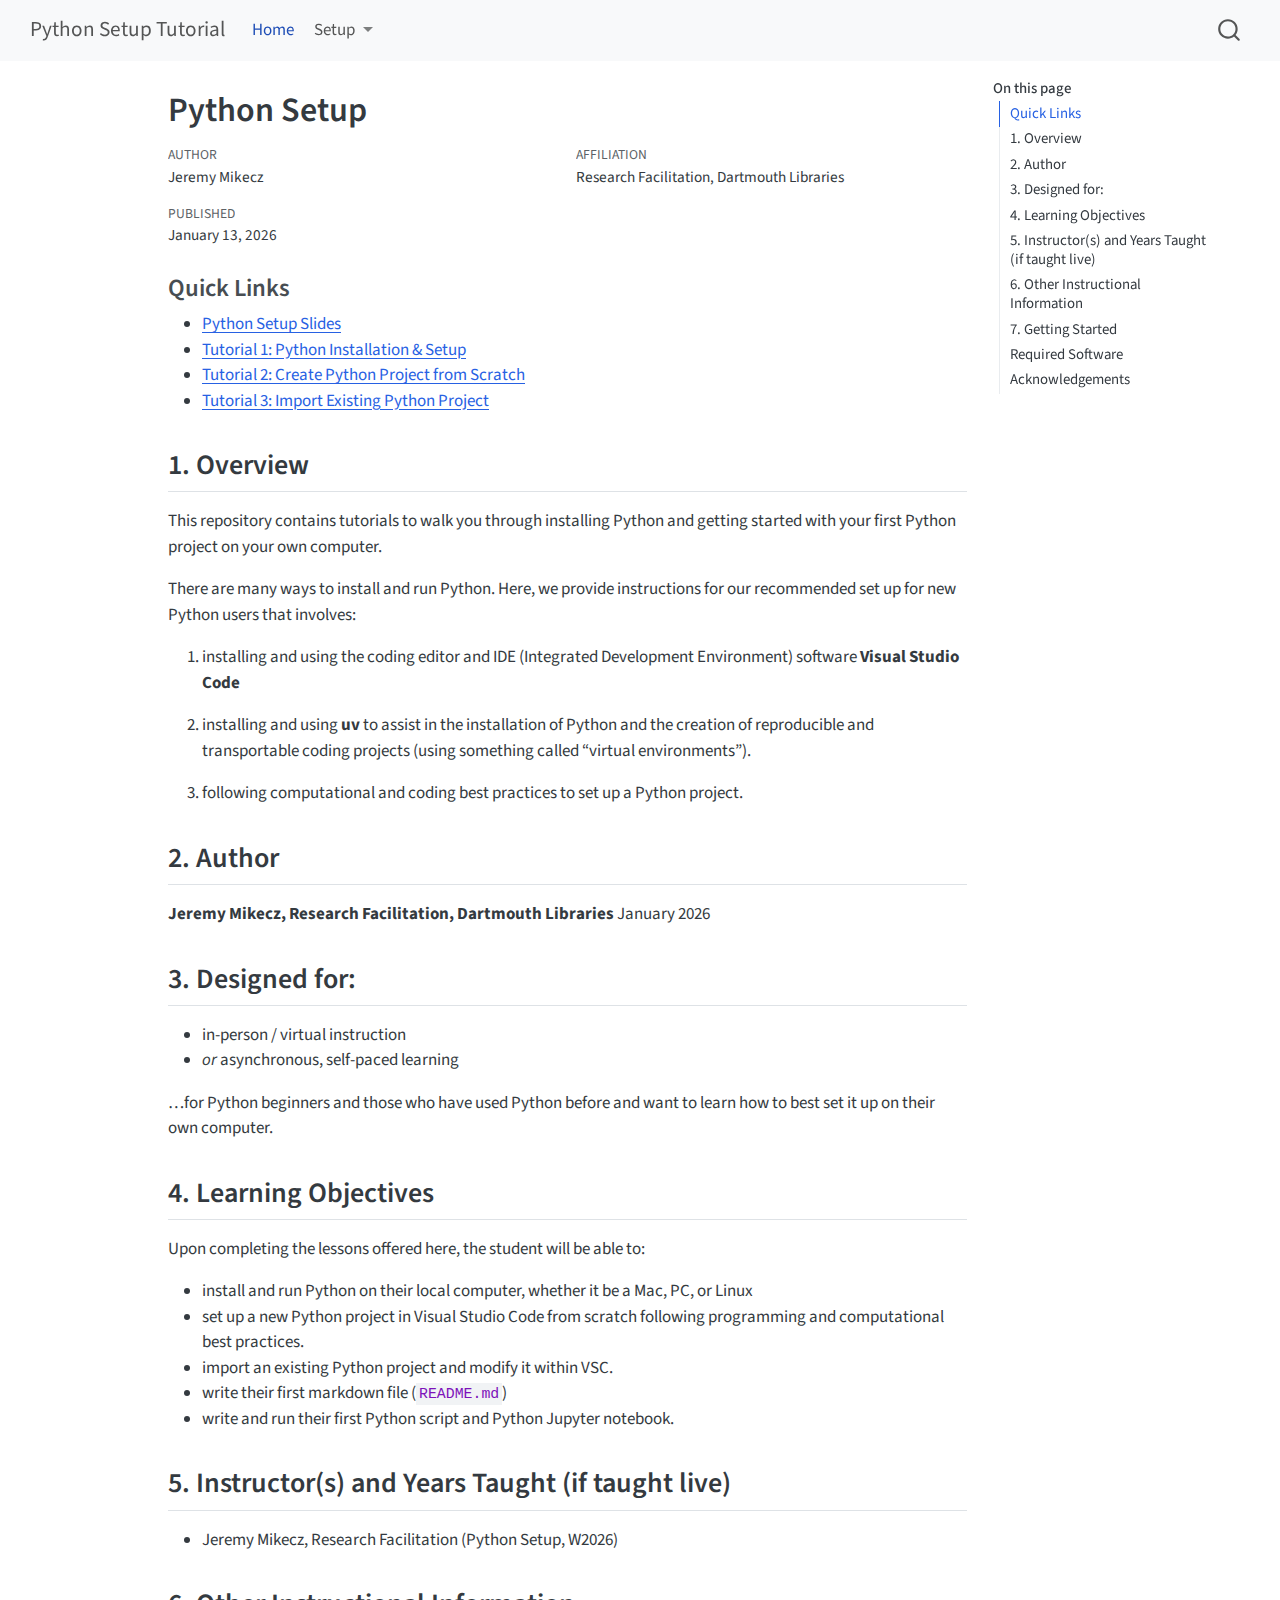
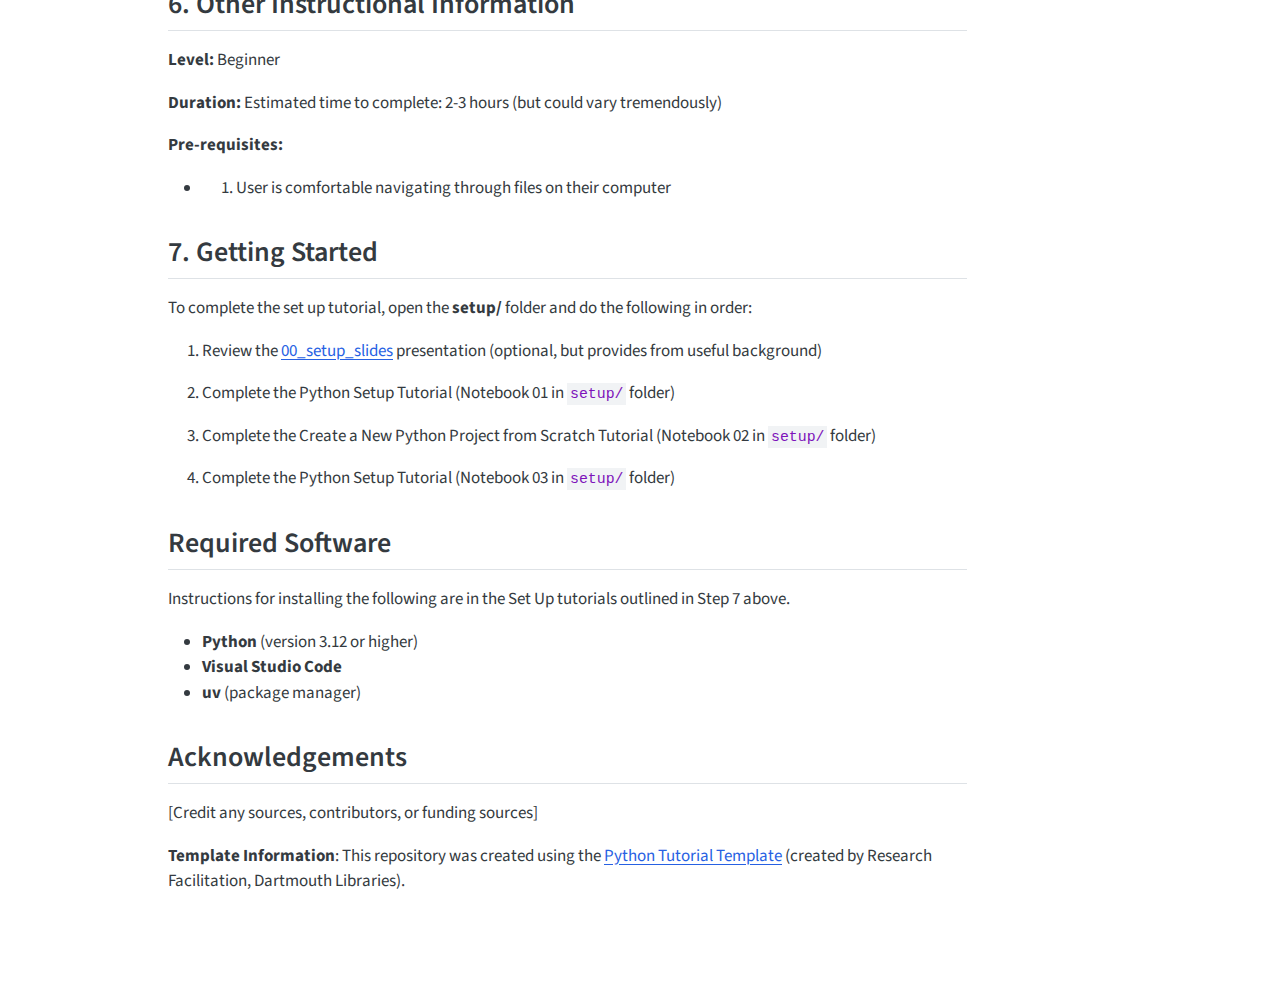
<file: docs/index.html>
<!DOCTYPE html>
<html xmlns="http://www.w3.org/1999/xhtml" lang="en" xml:lang="en"><head>

<meta charset="utf-8">
<meta name="generator" content="quarto-1.8.26">

<meta name="viewport" content="width=device-width, initial-scale=1.0, user-scalable=yes">

<meta name="author" content="Jeremy Mikecz">
<meta name="dcterms.date" content="2026-01-13">

<title>Python Setup – Python Setup Tutorial</title>
<style>
code{white-space: pre-wrap;}
span.smallcaps{font-variant: small-caps;}
div.columns{display: flex; gap: min(4vw, 1.5em);}
div.column{flex: auto; overflow-x: auto;}
div.hanging-indent{margin-left: 1.5em; text-indent: -1.5em;}
ul.task-list{list-style: none;}
ul.task-list li input[type="checkbox"] {
  width: 0.8em;
  margin: 0 0.8em 0.2em -1em; /* quarto-specific, see https://github.com/quarto-dev/quarto-cli/issues/4556 */ 
  vertical-align: middle;
}
</style>


<script src="site_libs/quarto-nav/quarto-nav.js"></script>
<script src="site_libs/quarto-nav/headroom.min.js"></script>
<script src="site_libs/clipboard/clipboard.min.js"></script>
<script src="site_libs/quarto-search/autocomplete.umd.js"></script>
<script src="site_libs/quarto-search/fuse.min.js"></script>
<script src="site_libs/quarto-search/quarto-search.js"></script>
<meta name="quarto:offset" content="./">
<script src="site_libs/quarto-html/quarto.js" type="module"></script>
<script src="site_libs/quarto-html/tabsets/tabsets.js" type="module"></script>
<script src="site_libs/quarto-html/axe/axe-check.js" type="module"></script>
<script src="site_libs/quarto-html/popper.min.js"></script>
<script src="site_libs/quarto-html/tippy.umd.min.js"></script>
<script src="site_libs/quarto-html/anchor.min.js"></script>
<link href="site_libs/quarto-html/tippy.css" rel="stylesheet">
<link href="site_libs/quarto-html/quarto-syntax-highlighting-587c61ba64f3a5504c4d52d930310e48.css" rel="stylesheet" id="quarto-text-highlighting-styles">
<script src="site_libs/bootstrap/bootstrap.min.js"></script>
<link href="site_libs/bootstrap/bootstrap-icons.css" rel="stylesheet">
<link href="site_libs/bootstrap/bootstrap-e31584831b205ffbb2d98406f31c2a5b.min.css" rel="stylesheet" append-hash="true" id="quarto-bootstrap" data-mode="light">
<script id="quarto-search-options" type="application/json">{
  "location": "navbar",
  "copy-button": false,
  "collapse-after": 3,
  "panel-placement": "end",
  "type": "overlay",
  "limit": 50,
  "keyboard-shortcut": [
    "f",
    "/",
    "s"
  ],
  "show-item-context": false,
  "language": {
    "search-no-results-text": "No results",
    "search-matching-documents-text": "matching documents",
    "search-copy-link-title": "Copy link to search",
    "search-hide-matches-text": "Hide additional matches",
    "search-more-match-text": "more match in this document",
    "search-more-matches-text": "more matches in this document",
    "search-clear-button-title": "Clear",
    "search-text-placeholder": "",
    "search-detached-cancel-button-title": "Cancel",
    "search-submit-button-title": "Submit",
    "search-label": "Search"
  }
}</script>


</head>

<body class="nav-fixed quarto-light">

<div id="quarto-search-results"></div>
  <header id="quarto-header" class="headroom fixed-top">
    <nav class="navbar navbar-expand-lg " data-bs-theme="dark">
      <div class="navbar-container container-fluid">
      <div class="navbar-brand-container mx-auto">
    <a class="navbar-brand" href="./index.html">
    <span class="navbar-title">Python Setup Tutorial</span>
    </a>
  </div>
            <div id="quarto-search" class="" title="Search"></div>
          <button class="navbar-toggler" type="button" data-bs-toggle="collapse" data-bs-target="#navbarCollapse" aria-controls="navbarCollapse" role="menu" aria-expanded="false" aria-label="Toggle navigation" onclick="if (window.quartoToggleHeadroom) { window.quartoToggleHeadroom(); }">
  <span class="navbar-toggler-icon"></span>
</button>
          <div class="collapse navbar-collapse" id="navbarCollapse">
            <ul class="navbar-nav navbar-nav-scroll me-auto">
  <li class="nav-item">
    <a class="nav-link active" href="./index.html" aria-current="page"> 
<span class="menu-text">Home</span></a>
  </li>  
  <li class="nav-item dropdown ">
    <a class="nav-link dropdown-toggle" href="#" id="nav-menu-setup" role="link" data-bs-toggle="dropdown" aria-expanded="false">
 <span class="menu-text">Setup</span>
    </a>
    <ul class="dropdown-menu" aria-labelledby="nav-menu-setup">    
        <li>
    <a class="dropdown-item" href="./setup/00_setup_slides.html">
 <span class="dropdown-text">Setup Slides</span></a>
  </li>  
        <li>
    <a class="dropdown-item" href="./setup/01_python_setup.html">
 <span class="dropdown-text">Tutorial 1: Python Installation</span></a>
  </li>  
        <li>
    <a class="dropdown-item" href="./setup/02_create_project_from_scratch.html">
 <span class="dropdown-text">Tutorial 2: Create Project</span></a>
  </li>  
        <li>
    <a class="dropdown-item" href="./setup/03_import_project.html">
 <span class="dropdown-text">Tutorial 3: Import Project</span></a>
  </li>  
    </ul>
  </li>
</ul>
          </div> <!-- /navcollapse -->
            <div class="quarto-navbar-tools">
</div>
      </div> <!-- /container-fluid -->
    </nav>
</header>
<!-- content -->
<div id="quarto-content" class="quarto-container page-columns page-rows-contents page-layout-article page-navbar">
<!-- sidebar -->
<!-- margin-sidebar -->
    <div id="quarto-margin-sidebar" class="sidebar margin-sidebar">
        <nav id="TOC" role="doc-toc" class="toc-active">
    <h2 id="toc-title">On this page</h2>
   
  <ul>
  <li><a href="#quick-links" id="toc-quick-links" class="nav-link active" data-scroll-target="#quick-links">Quick Links</a></li>
  <li><a href="#overview" id="toc-overview" class="nav-link" data-scroll-target="#overview">1. Overview</a></li>
  <li><a href="#author" id="toc-author" class="nav-link" data-scroll-target="#author">2. Author</a></li>
  <li><a href="#designed-for" id="toc-designed-for" class="nav-link" data-scroll-target="#designed-for">3. Designed for:</a></li>
  <li><a href="#learning-objectives" id="toc-learning-objectives" class="nav-link" data-scroll-target="#learning-objectives">4. Learning Objectives</a></li>
  <li><a href="#instructors-and-years-taught-if-taught-live" id="toc-instructors-and-years-taught-if-taught-live" class="nav-link" data-scroll-target="#instructors-and-years-taught-if-taught-live">5. Instructor(s) and Years Taught (if taught live)</a></li>
  <li><a href="#other-instructional-information" id="toc-other-instructional-information" class="nav-link" data-scroll-target="#other-instructional-information">6. Other Instructional Information</a></li>
  <li><a href="#getting-started" id="toc-getting-started" class="nav-link" data-scroll-target="#getting-started">7. Getting Started</a></li>
  <li><a href="#required-software" id="toc-required-software" class="nav-link" data-scroll-target="#required-software">Required Software</a></li>
  <li><a href="#acknowledgements" id="toc-acknowledgements" class="nav-link" data-scroll-target="#acknowledgements">Acknowledgements</a></li>
  </ul>
</nav>
    </div>
<!-- main -->
<main class="content" id="quarto-document-content">

<header id="title-block-header" class="quarto-title-block default">
<div class="quarto-title">
<h1 class="title">Python Setup</h1>
</div>


<div class="quarto-title-meta-author">
  <div class="quarto-title-meta-heading">Author</div>
  <div class="quarto-title-meta-heading">Affiliation</div>
  
    <div class="quarto-title-meta-contents">
    <p class="author">Jeremy Mikecz </p>
  </div>
  <div class="quarto-title-meta-contents">
        <p class="affiliation">
            Research Facilitation, Dartmouth Libraries
          </p>
      </div>
  </div>

<div class="quarto-title-meta">

      
    <div>
    <div class="quarto-title-meta-heading">Published</div>
    <div class="quarto-title-meta-contents">
      <p class="date">January 13, 2026</p>
    </div>
  </div>
  
    
  </div>
  


</header>


<section id="quick-links" class="level3">
<h3 class="anchored" data-anchor-id="quick-links">Quick Links</h3>
<ul>
<li><a href="./setup/00_setup_slides.html">Python Setup Slides</a></li>
<li><a href="./setup/01_python_setup.html">Tutorial 1: Python Installation &amp; Setup</a></li>
<li><a href="./setup/02_create_project_from_scratch.html">Tutorial 2: Create Python Project from Scratch</a></li>
<li><a href="./setup/03_import_project.html">Tutorial 3: Import Existing Python Project</a></li>
</ul>
</section>
<section id="overview" class="level2">
<h2 class="anchored" data-anchor-id="overview">1. Overview</h2>
<p>This repository contains tutorials to walk you through installing Python and getting started with your first Python project on your own computer.</p>
<p>There are many ways to install and run Python. Here, we provide instructions for our recommended set up for new Python users that involves:</p>
<ol type="1">
<li><p>installing and using the coding editor and IDE (Integrated Development Environment) software <strong>Visual Studio Code</strong></p></li>
<li><p>installing and using <strong>uv</strong> to assist in the installation of Python and the creation of reproducible and transportable coding projects (using something called “virtual environments”).</p></li>
<li><p>following computational and coding best practices to set up a Python project.</p></li>
</ol>
</section>
<section id="author" class="level2">
<h2 class="anchored" data-anchor-id="author">2. Author</h2>
<p><strong>Jeremy Mikecz, Research Facilitation, Dartmouth Libraries</strong> January 2026</p>
</section>
<section id="designed-for" class="level2">
<h2 class="anchored" data-anchor-id="designed-for">3. Designed for:</h2>
<ul>
<li>in-person / virtual instruction</li>
<li><em>or</em> asynchronous, self-paced learning</li>
</ul>
<p>…for Python beginners and those who have used Python before and want to learn how to best set it up on their own computer.</p>
</section>
<section id="learning-objectives" class="level2">
<h2 class="anchored" data-anchor-id="learning-objectives">4. Learning Objectives</h2>
<p>Upon completing the lessons offered here, the student will be able to:</p>
<ul>
<li>install and run Python on their local computer, whether it be a Mac, PC, or Linux</li>
<li>set up a new Python project in Visual Studio Code from scratch following programming and computational best practices.</li>
<li>import an existing Python project and modify it within VSC.</li>
<li>write their first markdown file (<code>README.md</code>)</li>
<li>write and run their first Python script and Python Jupyter notebook.</li>
</ul>
</section>
<section id="instructors-and-years-taught-if-taught-live" class="level2">
<h2 class="anchored" data-anchor-id="instructors-and-years-taught-if-taught-live">5. Instructor(s) and Years Taught (if taught live)</h2>
<ul>
<li>Jeremy Mikecz, Research Facilitation (Python Setup, W2026)</li>
</ul>
</section>
<section id="other-instructional-information" class="level2">
<h2 class="anchored" data-anchor-id="other-instructional-information">6. Other Instructional Information</h2>
<p><strong>Level:</strong> Beginner</p>
<p><strong>Duration:</strong> Estimated time to complete: 2-3 hours (but could vary tremendously)</p>
<p><strong>Pre-requisites:</strong></p>
<ul>
<li><ol type="1">
<li>User is comfortable navigating through files on their computer</li>
</ol></li>
</ul>
</section>
<section id="getting-started" class="level2">
<h2 class="anchored" data-anchor-id="getting-started">7. Getting Started</h2>
<p>To complete the set up tutorial, open the <strong>setup/</strong> folder and do the following in order:</p>
<ol type="1">
<li><p>Review the <a href="setup/00_setup_slides.html">00_setup_slides</a> presentation (optional, but provides from useful background)</p></li>
<li><p>Complete the Python Setup Tutorial (Notebook 01 in <code>setup/</code> folder)</p></li>
<li><p>Complete the Create a New Python Project from Scratch Tutorial (Notebook 02 in <code>setup/</code> folder)</p></li>
<li><p>Complete the Python Setup Tutorial (Notebook 03 in <code>setup/</code> folder)</p></li>
</ol>
</section>
<section id="required-software" class="level2">
<h2 class="anchored" data-anchor-id="required-software">Required Software</h2>
<p>Instructions for installing the following are in the Set Up tutorials outlined in Step 7 above.</p>
<ul>
<li><strong>Python</strong> (version 3.12 or higher)</li>
<li><strong>Visual Studio Code</strong></li>
<li><strong>uv</strong> (package manager)</li>
</ul>
<!--
## 8. Overview of Materials

1. Notebooks / code
2. Slides
3. Other instructional materials
4. Data
   
-->
</section>
<section id="acknowledgements" class="level2">
<h2 class="anchored" data-anchor-id="acknowledgements">Acknowledgements</h2>
<p>[Credit any sources, contributors, or funding sources]</p>
<p><strong>Template Information</strong>: This repository was created using the <a href="https://github.com/Dartmouth-Libraries/Python-tutorial-template">Python Tutorial Template</a> (created by Research Facilitation, Dartmouth Libraries).</p>


</section>

</main> <!-- /main -->
<script id="quarto-html-after-body" type="application/javascript">
  window.document.addEventListener("DOMContentLoaded", function (event) {
    const icon = "";
    const anchorJS = new window.AnchorJS();
    anchorJS.options = {
      placement: 'right',
      icon: icon
    };
    anchorJS.add('.anchored');
    const isCodeAnnotation = (el) => {
      for (const clz of el.classList) {
        if (clz.startsWith('code-annotation-')) {                     
          return true;
        }
      }
      return false;
    }
    const onCopySuccess = function(e) {
      // button target
      const button = e.trigger;
      // don't keep focus
      button.blur();
      // flash "checked"
      button.classList.add('code-copy-button-checked');
      var currentTitle = button.getAttribute("title");
      button.setAttribute("title", "Copied!");
      let tooltip;
      if (window.bootstrap) {
        button.setAttribute("data-bs-toggle", "tooltip");
        button.setAttribute("data-bs-placement", "left");
        button.setAttribute("data-bs-title", "Copied!");
        tooltip = new bootstrap.Tooltip(button, 
          { trigger: "manual", 
            customClass: "code-copy-button-tooltip",
            offset: [0, -8]});
        tooltip.show();    
      }
      setTimeout(function() {
        if (tooltip) {
          tooltip.hide();
          button.removeAttribute("data-bs-title");
          button.removeAttribute("data-bs-toggle");
          button.removeAttribute("data-bs-placement");
        }
        button.setAttribute("title", currentTitle);
        button.classList.remove('code-copy-button-checked');
      }, 1000);
      // clear code selection
      e.clearSelection();
    }
    const getTextToCopy = function(trigger) {
      const outerScaffold = trigger.parentElement.cloneNode(true);
      const codeEl = outerScaffold.querySelector('code');
      for (const childEl of codeEl.children) {
        if (isCodeAnnotation(childEl)) {
          childEl.remove();
        }
      }
      return codeEl.innerText;
    }
    const clipboard = new window.ClipboardJS('.code-copy-button:not([data-in-quarto-modal])', {
      text: getTextToCopy
    });
    clipboard.on('success', onCopySuccess);
    if (window.document.getElementById('quarto-embedded-source-code-modal')) {
      const clipboardModal = new window.ClipboardJS('.code-copy-button[data-in-quarto-modal]', {
        text: getTextToCopy,
        container: window.document.getElementById('quarto-embedded-source-code-modal')
      });
      clipboardModal.on('success', onCopySuccess);
    }
      var localhostRegex = new RegExp(/^(?:http|https):\/\/localhost\:?[0-9]*\//);
      var mailtoRegex = new RegExp(/^mailto:/);
        var filterRegex = new RegExp("https:\/\/Dartmouth-Libraries\.github\.io\/python-setup\/");
      var isInternal = (href) => {
          return filterRegex.test(href) || localhostRegex.test(href) || mailtoRegex.test(href);
      }
      // Inspect non-navigation links and adorn them if external
     var links = window.document.querySelectorAll('a[href]:not(.nav-link):not(.navbar-brand):not(.toc-action):not(.sidebar-link):not(.sidebar-item-toggle):not(.pagination-link):not(.no-external):not([aria-hidden]):not(.dropdown-item):not(.quarto-navigation-tool):not(.about-link)');
      for (var i=0; i<links.length; i++) {
        const link = links[i];
        if (!isInternal(link.href)) {
          // undo the damage that might have been done by quarto-nav.js in the case of
          // links that we want to consider external
          if (link.dataset.originalHref !== undefined) {
            link.href = link.dataset.originalHref;
          }
        }
      }
    function tippyHover(el, contentFn, onTriggerFn, onUntriggerFn) {
      const config = {
        allowHTML: true,
        maxWidth: 500,
        delay: 100,
        arrow: false,
        appendTo: function(el) {
            return el.parentElement;
        },
        interactive: true,
        interactiveBorder: 10,
        theme: 'quarto',
        placement: 'bottom-start',
      };
      if (contentFn) {
        config.content = contentFn;
      }
      if (onTriggerFn) {
        config.onTrigger = onTriggerFn;
      }
      if (onUntriggerFn) {
        config.onUntrigger = onUntriggerFn;
      }
      window.tippy(el, config); 
    }
    const noterefs = window.document.querySelectorAll('a[role="doc-noteref"]');
    for (var i=0; i<noterefs.length; i++) {
      const ref = noterefs[i];
      tippyHover(ref, function() {
        // use id or data attribute instead here
        let href = ref.getAttribute('data-footnote-href') || ref.getAttribute('href');
        try { href = new URL(href).hash; } catch {}
        const id = href.replace(/^#\/?/, "");
        const note = window.document.getElementById(id);
        if (note) {
          return note.innerHTML;
        } else {
          return "";
        }
      });
    }
    const xrefs = window.document.querySelectorAll('a.quarto-xref');
    const processXRef = (id, note) => {
      // Strip column container classes
      const stripColumnClz = (el) => {
        el.classList.remove("page-full", "page-columns");
        if (el.children) {
          for (const child of el.children) {
            stripColumnClz(child);
          }
        }
      }
      stripColumnClz(note)
      if (id === null || id.startsWith('sec-')) {
        // Special case sections, only their first couple elements
        const container = document.createElement("div");
        if (note.children && note.children.length > 2) {
          container.appendChild(note.children[0].cloneNode(true));
          for (let i = 1; i < note.children.length; i++) {
            const child = note.children[i];
            if (child.tagName === "P" && child.innerText === "") {
              continue;
            } else {
              container.appendChild(child.cloneNode(true));
              break;
            }
          }
          if (window.Quarto?.typesetMath) {
            window.Quarto.typesetMath(container);
          }
          return container.innerHTML
        } else {
          if (window.Quarto?.typesetMath) {
            window.Quarto.typesetMath(note);
          }
          return note.innerHTML;
        }
      } else {
        // Remove any anchor links if they are present
        const anchorLink = note.querySelector('a.anchorjs-link');
        if (anchorLink) {
          anchorLink.remove();
        }
        if (window.Quarto?.typesetMath) {
          window.Quarto.typesetMath(note);
        }
        if (note.classList.contains("callout")) {
          return note.outerHTML;
        } else {
          return note.innerHTML;
        }
      }
    }
    for (var i=0; i<xrefs.length; i++) {
      const xref = xrefs[i];
      tippyHover(xref, undefined, function(instance) {
        instance.disable();
        let url = xref.getAttribute('href');
        let hash = undefined; 
        if (url.startsWith('#')) {
          hash = url;
        } else {
          try { hash = new URL(url).hash; } catch {}
        }
        if (hash) {
          const id = hash.replace(/^#\/?/, "");
          const note = window.document.getElementById(id);
          if (note !== null) {
            try {
              const html = processXRef(id, note.cloneNode(true));
              instance.setContent(html);
            } finally {
              instance.enable();
              instance.show();
            }
          } else {
            // See if we can fetch this
            fetch(url.split('#')[0])
            .then(res => res.text())
            .then(html => {
              const parser = new DOMParser();
              const htmlDoc = parser.parseFromString(html, "text/html");
              const note = htmlDoc.getElementById(id);
              if (note !== null) {
                const html = processXRef(id, note);
                instance.setContent(html);
              } 
            }).finally(() => {
              instance.enable();
              instance.show();
            });
          }
        } else {
          // See if we can fetch a full url (with no hash to target)
          // This is a special case and we should probably do some content thinning / targeting
          fetch(url)
          .then(res => res.text())
          .then(html => {
            const parser = new DOMParser();
            const htmlDoc = parser.parseFromString(html, "text/html");
            const note = htmlDoc.querySelector('main.content');
            if (note !== null) {
              // This should only happen for chapter cross references
              // (since there is no id in the URL)
              // remove the first header
              if (note.children.length > 0 && note.children[0].tagName === "HEADER") {
                note.children[0].remove();
              }
              const html = processXRef(null, note);
              instance.setContent(html);
            } 
          }).finally(() => {
            instance.enable();
            instance.show();
          });
        }
      }, function(instance) {
      });
    }
        let selectedAnnoteEl;
        const selectorForAnnotation = ( cell, annotation) => {
          let cellAttr = 'data-code-cell="' + cell + '"';
          let lineAttr = 'data-code-annotation="' +  annotation + '"';
          const selector = 'span[' + cellAttr + '][' + lineAttr + ']';
          return selector;
        }
        const selectCodeLines = (annoteEl) => {
          const doc = window.document;
          const targetCell = annoteEl.getAttribute("data-target-cell");
          const targetAnnotation = annoteEl.getAttribute("data-target-annotation");
          const annoteSpan = window.document.querySelector(selectorForAnnotation(targetCell, targetAnnotation));
          const lines = annoteSpan.getAttribute("data-code-lines").split(",");
          const lineIds = lines.map((line) => {
            return targetCell + "-" + line;
          })
          let top = null;
          let height = null;
          let parent = null;
          if (lineIds.length > 0) {
              //compute the position of the single el (top and bottom and make a div)
              const el = window.document.getElementById(lineIds[0]);
              top = el.offsetTop;
              height = el.offsetHeight;
              parent = el.parentElement.parentElement;
            if (lineIds.length > 1) {
              const lastEl = window.document.getElementById(lineIds[lineIds.length - 1]);
              const bottom = lastEl.offsetTop + lastEl.offsetHeight;
              height = bottom - top;
            }
            if (top !== null && height !== null && parent !== null) {
              // cook up a div (if necessary) and position it 
              let div = window.document.getElementById("code-annotation-line-highlight");
              if (div === null) {
                div = window.document.createElement("div");
                div.setAttribute("id", "code-annotation-line-highlight");
                div.style.position = 'absolute';
                parent.appendChild(div);
              }
              div.style.top = top - 2 + "px";
              div.style.height = height + 4 + "px";
              div.style.left = 0;
              let gutterDiv = window.document.getElementById("code-annotation-line-highlight-gutter");
              if (gutterDiv === null) {
                gutterDiv = window.document.createElement("div");
                gutterDiv.setAttribute("id", "code-annotation-line-highlight-gutter");
                gutterDiv.style.position = 'absolute';
                const codeCell = window.document.getElementById(targetCell);
                const gutter = codeCell.querySelector('.code-annotation-gutter');
                gutter.appendChild(gutterDiv);
              }
              gutterDiv.style.top = top - 2 + "px";
              gutterDiv.style.height = height + 4 + "px";
            }
            selectedAnnoteEl = annoteEl;
          }
        };
        const unselectCodeLines = () => {
          const elementsIds = ["code-annotation-line-highlight", "code-annotation-line-highlight-gutter"];
          elementsIds.forEach((elId) => {
            const div = window.document.getElementById(elId);
            if (div) {
              div.remove();
            }
          });
          selectedAnnoteEl = undefined;
        };
          // Handle positioning of the toggle
      window.addEventListener(
        "resize",
        throttle(() => {
          elRect = undefined;
          if (selectedAnnoteEl) {
            selectCodeLines(selectedAnnoteEl);
          }
        }, 10)
      );
      function throttle(fn, ms) {
      let throttle = false;
      let timer;
        return (...args) => {
          if(!throttle) { // first call gets through
              fn.apply(this, args);
              throttle = true;
          } else { // all the others get throttled
              if(timer) clearTimeout(timer); // cancel #2
              timer = setTimeout(() => {
                fn.apply(this, args);
                timer = throttle = false;
              }, ms);
          }
        };
      }
        // Attach click handler to the DT
        const annoteDls = window.document.querySelectorAll('dt[data-target-cell]');
        for (const annoteDlNode of annoteDls) {
          annoteDlNode.addEventListener('click', (event) => {
            const clickedEl = event.target;
            if (clickedEl !== selectedAnnoteEl) {
              unselectCodeLines();
              const activeEl = window.document.querySelector('dt[data-target-cell].code-annotation-active');
              if (activeEl) {
                activeEl.classList.remove('code-annotation-active');
              }
              selectCodeLines(clickedEl);
              clickedEl.classList.add('code-annotation-active');
            } else {
              // Unselect the line
              unselectCodeLines();
              clickedEl.classList.remove('code-annotation-active');
            }
          });
        }
    const findCites = (el) => {
      const parentEl = el.parentElement;
      if (parentEl) {
        const cites = parentEl.dataset.cites;
        if (cites) {
          return {
            el,
            cites: cites.split(' ')
          };
        } else {
          return findCites(el.parentElement)
        }
      } else {
        return undefined;
      }
    };
    var bibliorefs = window.document.querySelectorAll('a[role="doc-biblioref"]');
    for (var i=0; i<bibliorefs.length; i++) {
      const ref = bibliorefs[i];
      const citeInfo = findCites(ref);
      if (citeInfo) {
        tippyHover(citeInfo.el, function() {
          var popup = window.document.createElement('div');
          citeInfo.cites.forEach(function(cite) {
            var citeDiv = window.document.createElement('div');
            citeDiv.classList.add('hanging-indent');
            citeDiv.classList.add('csl-entry');
            var biblioDiv = window.document.getElementById('ref-' + cite);
            if (biblioDiv) {
              citeDiv.innerHTML = biblioDiv.innerHTML;
            }
            popup.appendChild(citeDiv);
          });
          return popup.innerHTML;
        });
      }
    }
  });
  </script>
</div> <!-- /content -->




</body></html>
</file>
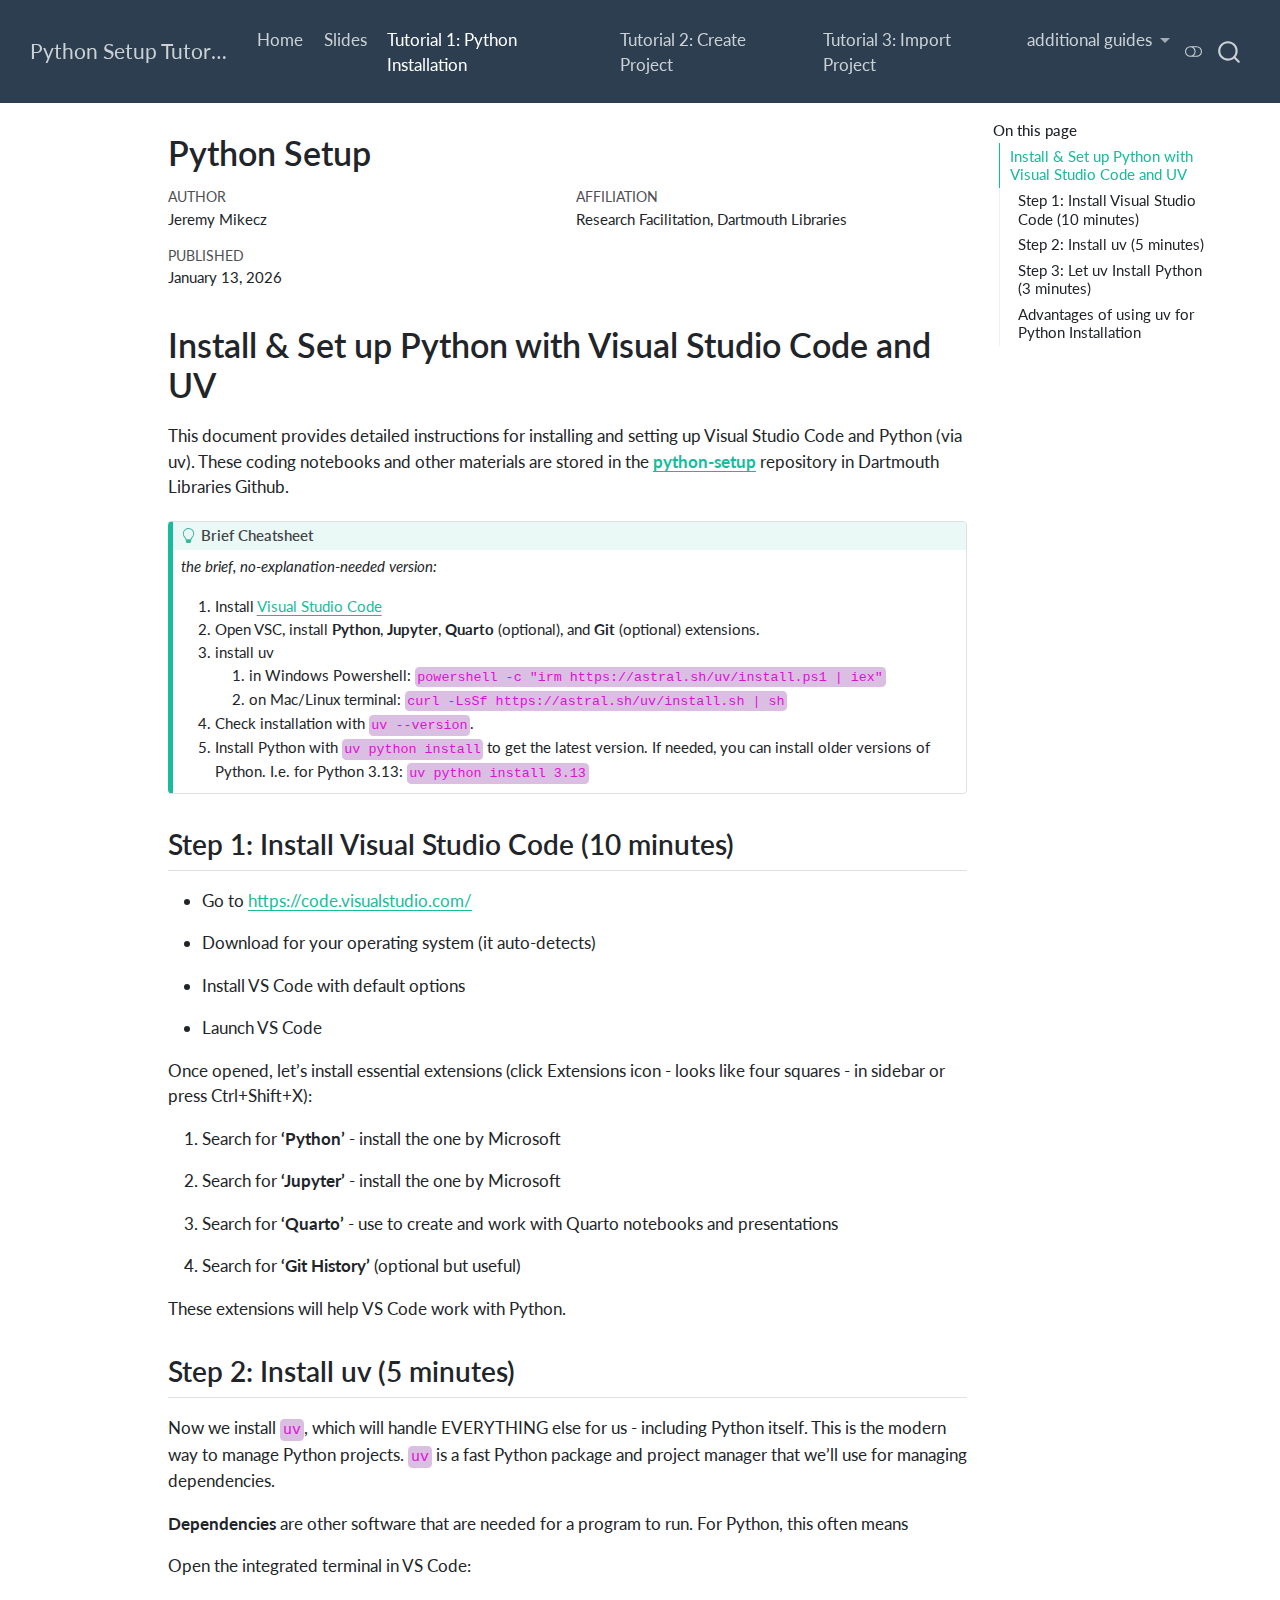
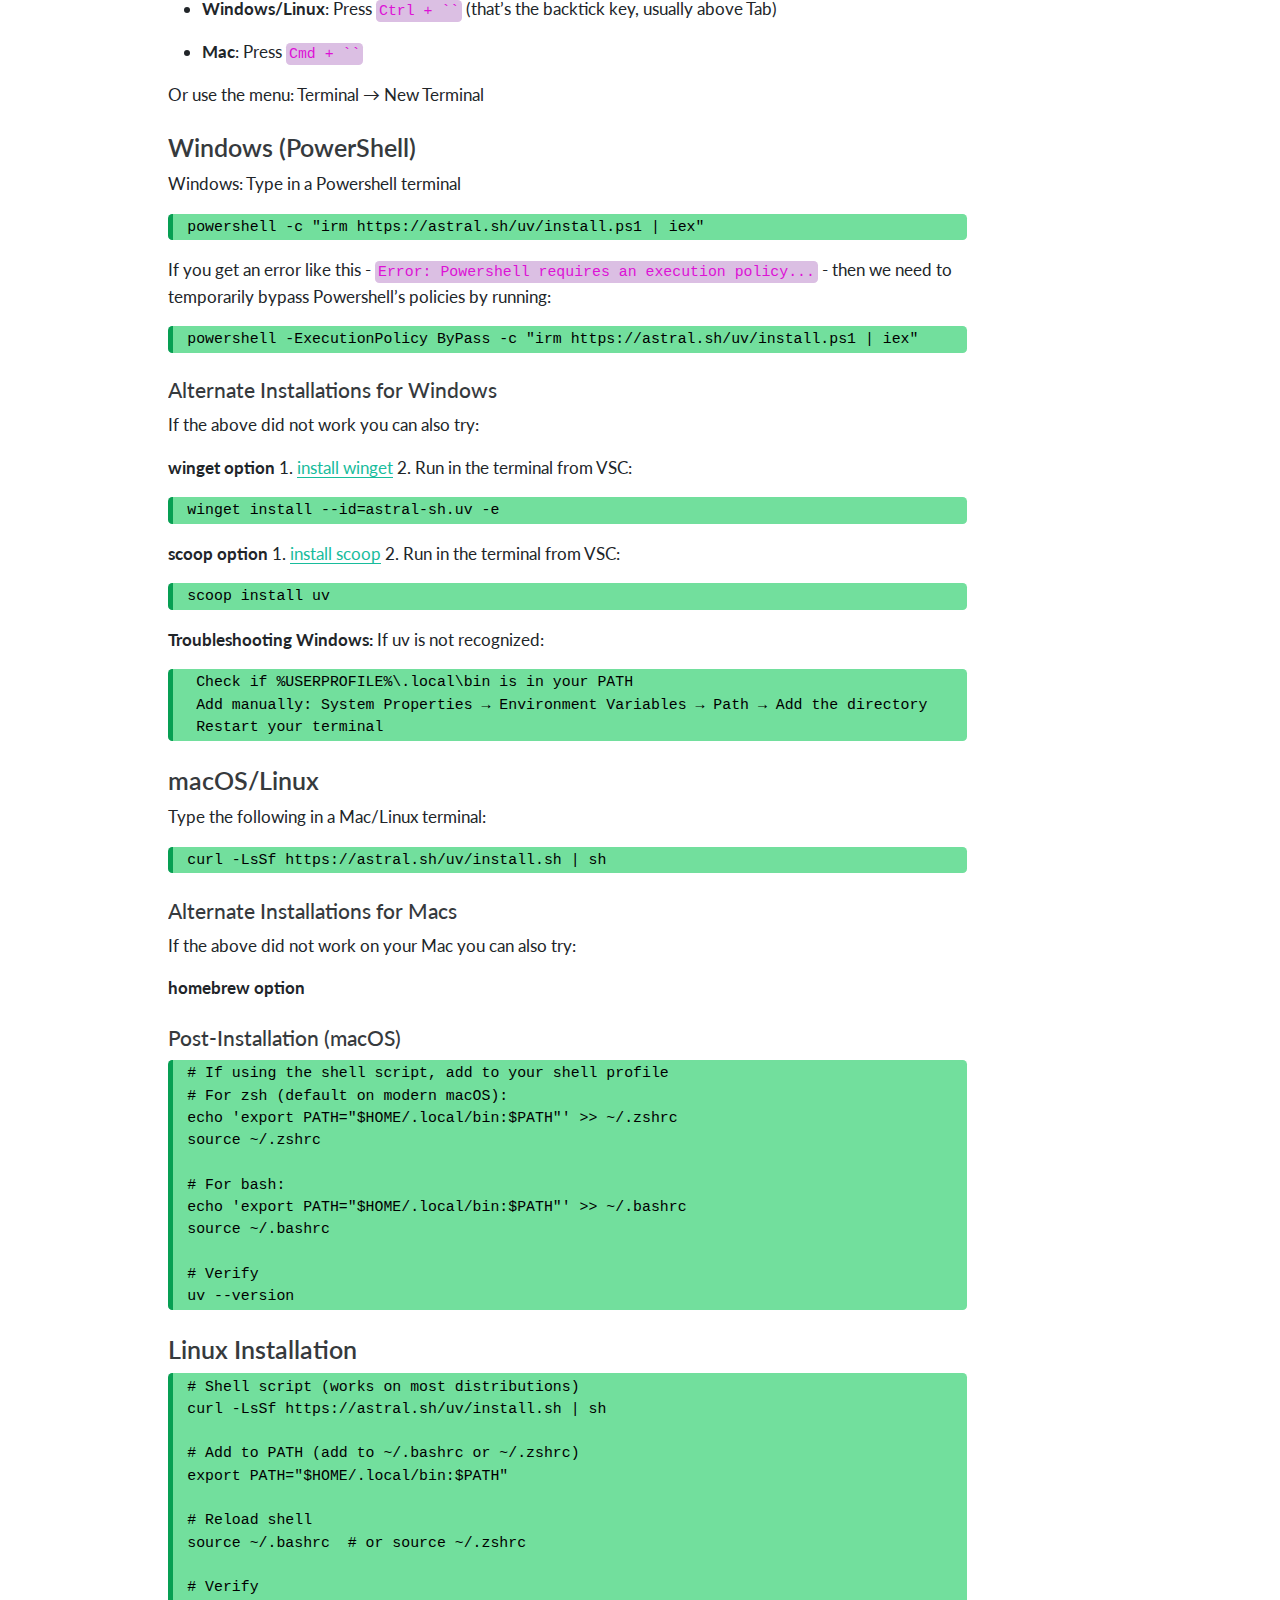
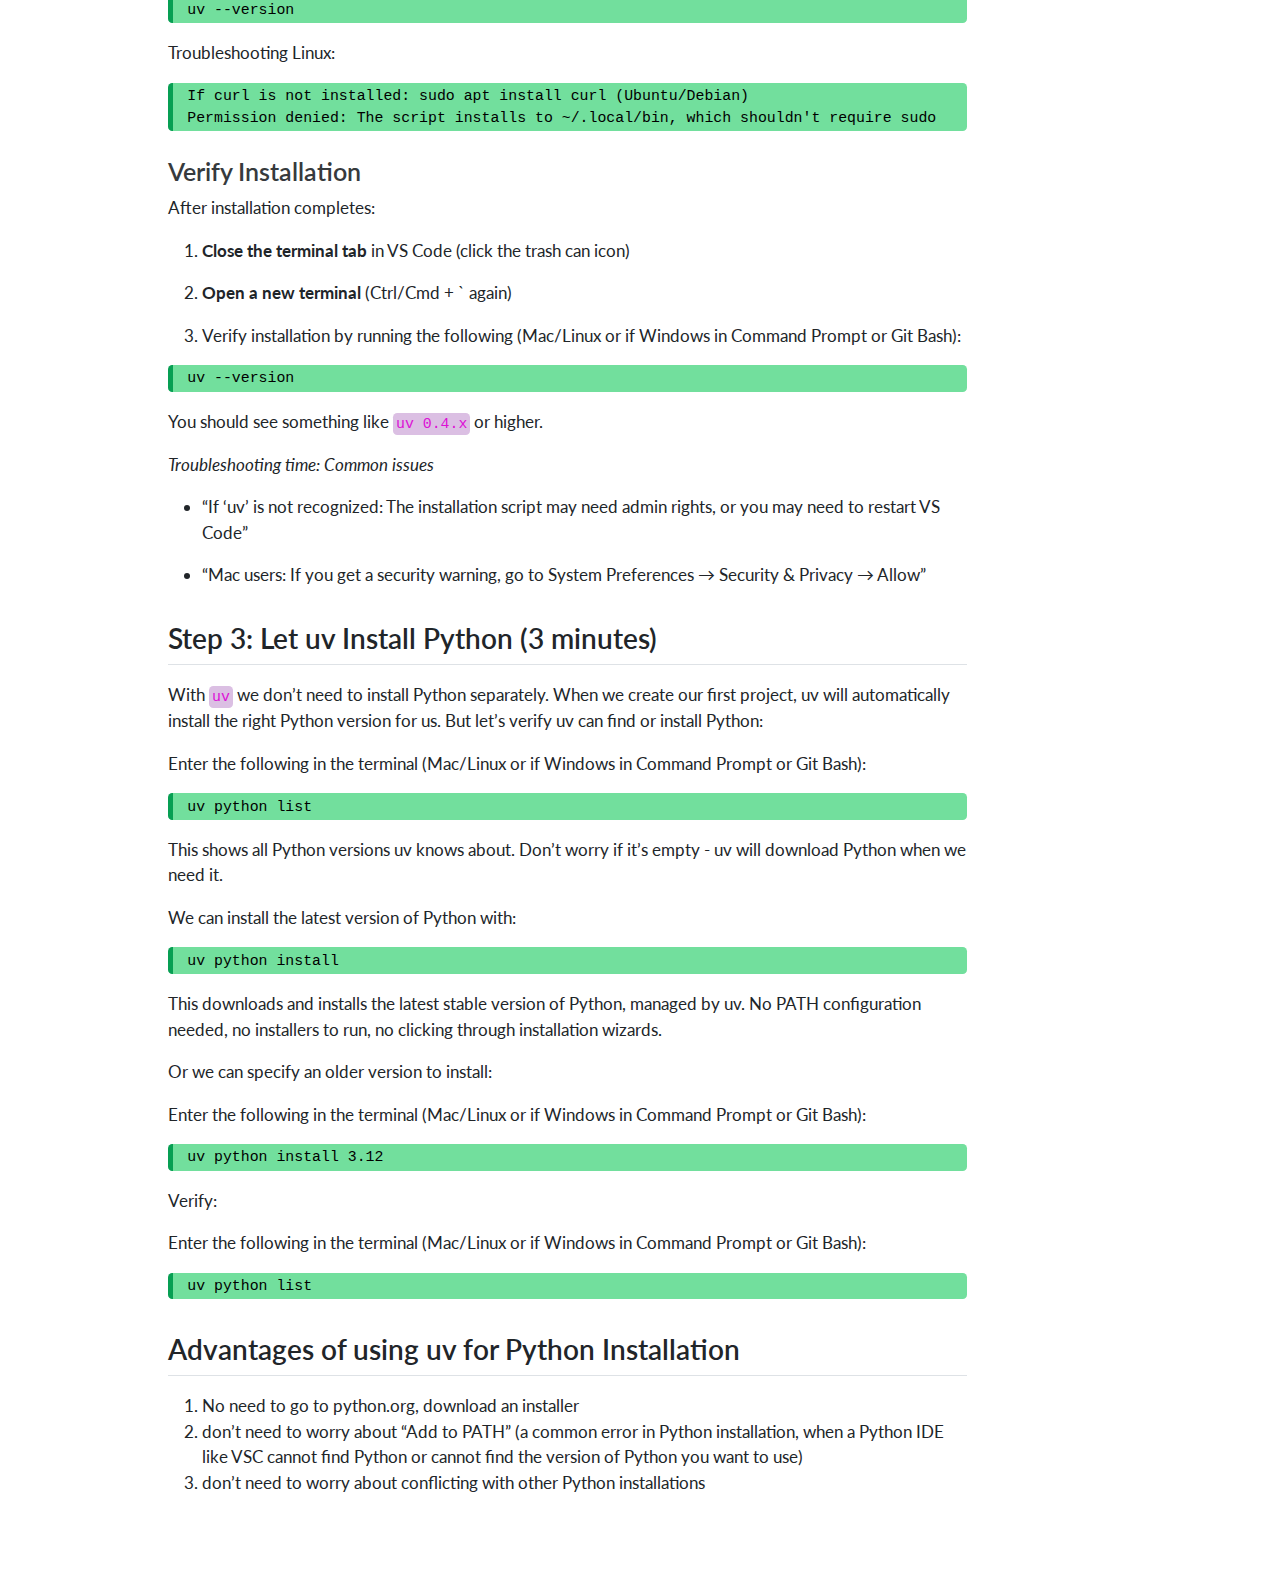
<file: setup/01_python_setup.html>
<!DOCTYPE html>
<html xmlns="http://www.w3.org/1999/xhtml" lang="en" xml:lang="en"><head>

<meta charset="utf-8">
<meta name="generator" content="quarto-1.8.26">

<meta name="viewport" content="width=device-width, initial-scale=1.0, user-scalable=yes">

<meta name="author" content="Jeremy Mikecz">
<meta name="dcterms.date" content="2026-01-13">

<title>Python Setup – Python Setup Tutorial</title>
<style>
code{white-space: pre-wrap;}
span.smallcaps{font-variant: small-caps;}
div.columns{display: flex; gap: min(4vw, 1.5em);}
div.column{flex: auto; overflow-x: auto;}
div.hanging-indent{margin-left: 1.5em; text-indent: -1.5em;}
ul.task-list{list-style: none;}
ul.task-list li input[type="checkbox"] {
  width: 0.8em;
  margin: 0 0.8em 0.2em -1em; /* quarto-specific, see https://github.com/quarto-dev/quarto-cli/issues/4556 */ 
  vertical-align: middle;
}
</style>


<script src="../site_libs/quarto-nav/quarto-nav.js"></script>
<script src="../site_libs/quarto-nav/headroom.min.js"></script>
<script src="../site_libs/clipboard/clipboard.min.js"></script>
<script src="../site_libs/quarto-search/autocomplete.umd.js"></script>
<script src="../site_libs/quarto-search/fuse.min.js"></script>
<script src="../site_libs/quarto-search/quarto-search.js"></script>
<meta name="quarto:offset" content="../">
<script src="../site_libs/quarto-html/quarto.js" type="module"></script>
<script src="../site_libs/quarto-html/tabsets/tabsets.js" type="module"></script>
<script src="../site_libs/quarto-html/axe/axe-check.js" type="module"></script>
<script src="../site_libs/quarto-html/popper.min.js"></script>
<script src="../site_libs/quarto-html/tippy.umd.min.js"></script>
<script src="../site_libs/quarto-html/anchor.min.js"></script>
<link href="../site_libs/quarto-html/tippy.css" rel="stylesheet">
<link href="../site_libs/quarto-html/quarto-syntax-highlighting-587c61ba64f3a5504c4d52d930310e48.css" rel="stylesheet" class="quarto-color-scheme" id="quarto-text-highlighting-styles">
<link href="../site_libs/quarto-html/quarto-syntax-highlighting-dark-b758ccaa5987ceb1b75504551e579abf.css" rel="stylesheet" class="quarto-color-scheme quarto-color-alternate" id="quarto-text-highlighting-styles">
<link href="../site_libs/quarto-html/quarto-syntax-highlighting-587c61ba64f3a5504c4d52d930310e48.css" rel="stylesheet" class="quarto-color-scheme-extra" id="quarto-text-highlighting-styles">
<script src="../site_libs/bootstrap/bootstrap.min.js"></script>
<link href="../site_libs/bootstrap/bootstrap-icons.css" rel="stylesheet">
<link href="../site_libs/bootstrap/bootstrap-0803fe1452d29ab3d1c9657071ed8113.min.css" rel="stylesheet" append-hash="true" class="quarto-color-scheme" id="quarto-bootstrap" data-mode="light">
<link href="../site_libs/bootstrap/bootstrap-dark-24772959a0e306aba8d7698078628ce7.min.css" rel="stylesheet" append-hash="true" class="quarto-color-scheme quarto-color-alternate" id="quarto-bootstrap" data-mode="dark">
<link href="../site_libs/bootstrap/bootstrap-0803fe1452d29ab3d1c9657071ed8113.min.css" rel="stylesheet" append-hash="true" class="quarto-color-scheme-extra" id="quarto-bootstrap" data-mode="light">
<script id="quarto-search-options" type="application/json">{
  "location": "navbar",
  "copy-button": false,
  "collapse-after": 3,
  "panel-placement": "end",
  "type": "overlay",
  "limit": 50,
  "keyboard-shortcut": [
    "f",
    "/",
    "s"
  ],
  "show-item-context": false,
  "language": {
    "search-no-results-text": "No results",
    "search-matching-documents-text": "matching documents",
    "search-copy-link-title": "Copy link to search",
    "search-hide-matches-text": "Hide additional matches",
    "search-more-match-text": "more match in this document",
    "search-more-matches-text": "more matches in this document",
    "search-clear-button-title": "Clear",
    "search-text-placeholder": "",
    "search-detached-cancel-button-title": "Cancel",
    "search-submit-button-title": "Submit",
    "search-label": "Search"
  }
}</script>


</head>

<body class="nav-fixed quarto-light"><script id="quarto-html-before-body" type="application/javascript">
    const toggleBodyColorMode = (bsSheetEl) => {
      const mode = bsSheetEl.getAttribute("data-mode");
      const bodyEl = window.document.querySelector("body");
      if (mode === "dark") {
        bodyEl.classList.add("quarto-dark");
        bodyEl.classList.remove("quarto-light");
      } else {
        bodyEl.classList.add("quarto-light");
        bodyEl.classList.remove("quarto-dark");
      }
    }
    const toggleBodyColorPrimary = () => {
      const bsSheetEl = window.document.querySelector("link#quarto-bootstrap:not([rel=disabled-stylesheet])");
      if (bsSheetEl) {
        toggleBodyColorMode(bsSheetEl);
      }
    }
    const setColorSchemeToggle = (alternate) => {
      const toggles = window.document.querySelectorAll('.quarto-color-scheme-toggle');
      for (let i=0; i < toggles.length; i++) {
        const toggle = toggles[i];
        if (toggle) {
          if (alternate) {
            toggle.classList.add("alternate");
          } else {
            toggle.classList.remove("alternate");
          }
        }
      }
    };
    const toggleColorMode = (alternate) => {
      // Switch the stylesheets
      const primaryStylesheets = window.document.querySelectorAll('link.quarto-color-scheme:not(.quarto-color-alternate)');
      const alternateStylesheets = window.document.querySelectorAll('link.quarto-color-scheme.quarto-color-alternate');
      manageTransitions('#quarto-margin-sidebar .nav-link', false);
      if (alternate) {
        // note: dark is layered on light, we don't disable primary!
        enableStylesheet(alternateStylesheets);
        for (const sheetNode of alternateStylesheets) {
          if (sheetNode.id === "quarto-bootstrap") {
            toggleBodyColorMode(sheetNode);
          }
        }
      } else {
        disableStylesheet(alternateStylesheets);
        enableStylesheet(primaryStylesheets)
        toggleBodyColorPrimary();
      }
      manageTransitions('#quarto-margin-sidebar .nav-link', true);
      // Switch the toggles
      setColorSchemeToggle(alternate)
      // Hack to workaround the fact that safari doesn't
      // properly recolor the scrollbar when toggling (#1455)
      if (navigator.userAgent.indexOf('Safari') > 0 && navigator.userAgent.indexOf('Chrome') == -1) {
        manageTransitions("body", false);
        window.scrollTo(0, 1);
        setTimeout(() => {
          window.scrollTo(0, 0);
          manageTransitions("body", true);
        }, 40);
      }
    }
    const disableStylesheet = (stylesheets) => {
      for (let i=0; i < stylesheets.length; i++) {
        const stylesheet = stylesheets[i];
        stylesheet.rel = 'disabled-stylesheet';
      }
    }
    const enableStylesheet = (stylesheets) => {
      for (let i=0; i < stylesheets.length; i++) {
        const stylesheet = stylesheets[i];
        if(stylesheet.rel !== 'stylesheet') { // for Chrome, which will still FOUC without this check
          stylesheet.rel = 'stylesheet';
        }
      }
    }
    const manageTransitions = (selector, allowTransitions) => {
      const els = window.document.querySelectorAll(selector);
      for (let i=0; i < els.length; i++) {
        const el = els[i];
        if (allowTransitions) {
          el.classList.remove('notransition');
        } else {
          el.classList.add('notransition');
        }
      }
    }
    const isFileUrl = () => {
      return window.location.protocol === 'file:';
    }
    const hasAlternateSentinel = () => {
      let styleSentinel = getColorSchemeSentinel();
      if (styleSentinel !== null) {
        return styleSentinel === "alternate";
      } else {
        return false;
      }
    }
    const setStyleSentinel = (alternate) => {
      const value = alternate ? "alternate" : "default";
      if (!isFileUrl()) {
        window.localStorage.setItem("quarto-color-scheme", value);
      } else {
        localAlternateSentinel = value;
      }
    }
    const getColorSchemeSentinel = () => {
      if (!isFileUrl()) {
        const storageValue = window.localStorage.getItem("quarto-color-scheme");
        return storageValue != null ? storageValue : localAlternateSentinel;
      } else {
        return localAlternateSentinel;
      }
    }
    const toggleGiscusIfUsed = (isAlternate, darkModeDefault) => {
      const baseTheme = document.querySelector('#giscus-base-theme')?.value ?? 'light';
      const alternateTheme = document.querySelector('#giscus-alt-theme')?.value ?? 'dark';
      let newTheme = '';
      if(authorPrefersDark) {
        newTheme = isAlternate ? baseTheme : alternateTheme;
      } else {
        newTheme = isAlternate ? alternateTheme : baseTheme;
      }
      const changeGiscusTheme = () => {
        // From: https://github.com/giscus/giscus/issues/336
        const sendMessage = (message) => {
          const iframe = document.querySelector('iframe.giscus-frame');
          if (!iframe) return;
          iframe.contentWindow.postMessage({ giscus: message }, 'https://giscus.app');
        }
        sendMessage({
          setConfig: {
            theme: newTheme
          }
        });
      }
      const isGiscussLoaded = window.document.querySelector('iframe.giscus-frame') !== null;
      if (isGiscussLoaded) {
        changeGiscusTheme();
      }
    };
    const authorPrefersDark = false;
    const darkModeDefault = authorPrefersDark;
      document.querySelector('link#quarto-text-highlighting-styles.quarto-color-scheme-extra').rel = 'disabled-stylesheet';
      document.querySelector('link#quarto-bootstrap.quarto-color-scheme-extra').rel = 'disabled-stylesheet';
    let localAlternateSentinel = darkModeDefault ? 'alternate' : 'default';
    // Dark / light mode switch
    window.quartoToggleColorScheme = () => {
      // Read the current dark / light value
      let toAlternate = !hasAlternateSentinel();
      toggleColorMode(toAlternate);
      setStyleSentinel(toAlternate);
      toggleGiscusIfUsed(toAlternate, darkModeDefault);
      window.dispatchEvent(new Event('resize'));
    };
    // Switch to dark mode if need be
    if (hasAlternateSentinel()) {
      toggleColorMode(true);
    } else {
      toggleColorMode(false);
    }
  </script>

<div id="quarto-search-results"></div>
  <header id="quarto-header" class="headroom fixed-top">
    <nav class="navbar navbar-expand-lg " data-bs-theme="dark">
      <div class="navbar-container container-fluid">
      <div class="navbar-brand-container mx-auto">
    <a class="navbar-brand" href="../index.html">
    <span class="navbar-title">Python Setup Tutorial</span>
    </a>
  </div>
            <div id="quarto-search" class="" title="Search"></div>
          <button class="navbar-toggler" type="button" data-bs-toggle="collapse" data-bs-target="#navbarCollapse" aria-controls="navbarCollapse" role="menu" aria-expanded="false" aria-label="Toggle navigation" onclick="if (window.quartoToggleHeadroom) { window.quartoToggleHeadroom(); }">
  <span class="navbar-toggler-icon"></span>
</button>
          <div class="collapse navbar-collapse" id="navbarCollapse">
            <ul class="navbar-nav navbar-nav-scroll me-auto">
  <li class="nav-item">
    <a class="nav-link" href="../index.html"> 
<span class="menu-text">Home</span></a>
  </li>  
  <li class="nav-item">
    <a class="nav-link" href="../setup/00_setup_slides.html"> 
<span class="menu-text">Slides</span></a>
  </li>  
  <li class="nav-item">
    <a class="nav-link active" href="../setup/01_python_setup.html" aria-current="page"> 
<span class="menu-text">Tutorial 1: Python Installation</span></a>
  </li>  
  <li class="nav-item">
    <a class="nav-link" href="../setup/02_create_project_from_scratch.html"> 
<span class="menu-text">Tutorial 2: Create Project</span></a>
  </li>  
  <li class="nav-item">
    <a class="nav-link" href="../setup/03_import_project.html"> 
<span class="menu-text">Tutorial 3: Import Project</span></a>
  </li>  
  <li class="nav-item dropdown ">
    <a class="nav-link dropdown-toggle" href="#" id="nav-menu-additional-guides" role="link" data-bs-toggle="dropdown" aria-expanded="false">
 <span class="menu-text">additional guides</span>
    </a>
    <ul class="dropdown-menu" aria-labelledby="nav-menu-additional-guides">    
        <li>
    <a class="dropdown-item" href="../setup/uv_cheatsheet.html">
 <span class="dropdown-text">uv cheatsheet</span></a>
  </li>  
        <li>
    <a class="dropdown-item" href="../setup/uv_detailed_instructions.html">
 <span class="dropdown-text">detailed uv guide</span></a>
  </li>  
        <li>
    <a class="dropdown-item" href="../setup/pip-venv_method.html">
 <span class="dropdown-text">pip + venv guide</span></a>
  </li>  
    </ul>
  </li>
</ul>
          </div> <!-- /navcollapse -->
            <div class="quarto-navbar-tools">
  <a href="" class="quarto-color-scheme-toggle quarto-navigation-tool  px-1" onclick="window.quartoToggleColorScheme(); return false;" title="Toggle dark mode"><i class="bi"></i></a>
</div>
      </div> <!-- /container-fluid -->
    </nav>
</header>
<!-- content -->
<div id="quarto-content" class="quarto-container page-columns page-rows-contents page-layout-article page-navbar">
<!-- sidebar -->
<!-- margin-sidebar -->
    <div id="quarto-margin-sidebar" class="sidebar margin-sidebar">
        <nav id="TOC" role="doc-toc" class="toc-active">
    <h2 id="toc-title">On this page</h2>
   
  <ul>
  <li><a href="#install-set-up-python-with-visual-studio-code-and-uv" id="toc-install-set-up-python-with-visual-studio-code-and-uv" class="nav-link active" data-scroll-target="#install-set-up-python-with-visual-studio-code-and-uv">Install &amp; Set up Python with Visual Studio Code and UV</a>
  <ul class="collapse">
  <li><a href="#step-1-install-visual-studio-code-10-minutes" id="toc-step-1-install-visual-studio-code-10-minutes" class="nav-link" data-scroll-target="#step-1-install-visual-studio-code-10-minutes">Step 1: Install Visual Studio Code (10 minutes)</a></li>
  <li><a href="#step-2-install-uv-5-minutes" id="toc-step-2-install-uv-5-minutes" class="nav-link" data-scroll-target="#step-2-install-uv-5-minutes">Step 2: Install uv (5 minutes)</a>
  <ul class="collapse">
  <li><a href="#windows-powershell" id="toc-windows-powershell" class="nav-link" data-scroll-target="#windows-powershell">Windows (PowerShell)</a></li>
  <li><a href="#macoslinux" id="toc-macoslinux" class="nav-link" data-scroll-target="#macoslinux">macOS/Linux</a></li>
  <li><a href="#linux-installation" id="toc-linux-installation" class="nav-link" data-scroll-target="#linux-installation">Linux Installation</a></li>
  <li><a href="#verify-installation" id="toc-verify-installation" class="nav-link" data-scroll-target="#verify-installation">Verify Installation</a></li>
  </ul></li>
  <li><a href="#step-3-let-uv-install-python-3-minutes" id="toc-step-3-let-uv-install-python-3-minutes" class="nav-link" data-scroll-target="#step-3-let-uv-install-python-3-minutes">Step 3: Let uv Install Python (3 minutes)</a></li>
  <li><a href="#advantages-of-using-uv-for-python-installation" id="toc-advantages-of-using-uv-for-python-installation" class="nav-link" data-scroll-target="#advantages-of-using-uv-for-python-installation">Advantages of using uv for Python Installation</a></li>
  </ul></li>
  </ul>
</nav>
    </div>
<!-- main -->
<main class="content" id="quarto-document-content">


<header id="title-block-header" class="quarto-title-block default">
<div class="quarto-title">
<h1 class="title">Python Setup</h1>
</div>


<div class="quarto-title-meta-author">
  <div class="quarto-title-meta-heading">Author</div>
  <div class="quarto-title-meta-heading">Affiliation</div>
  
    <div class="quarto-title-meta-contents">
    <p class="author">Jeremy Mikecz </p>
  </div>
  <div class="quarto-title-meta-contents">
        <p class="affiliation">
            Research Facilitation, Dartmouth Libraries
          </p>
      </div>
  </div>

<div class="quarto-title-meta">

      
    <div>
    <div class="quarto-title-meta-heading">Published</div>
    <div class="quarto-title-meta-contents">
      <p class="date">January 13, 2026</p>
    </div>
  </div>
  
    
  </div>
  


</header>


<section id="install-set-up-python-with-visual-studio-code-and-uv" class="level1">
<h1>Install &amp; Set up Python with Visual Studio Code and UV</h1>
<p>This document provides detailed instructions for installing and setting up Visual Studio Code and Python (via uv). These coding notebooks and other materials are stored in the <a href="https://github.com/Dartmouth-Libraries/python-setup"><strong>python-setup</strong></a> repository in Dartmouth Libraries Github.</p>
<div class="callout callout-style-default callout-tip callout-titled">
<div class="callout-header d-flex align-content-center">
<div class="callout-icon-container">
<i class="callout-icon"></i>
</div>
<div class="callout-title-container flex-fill">
<span class="screen-reader-only">Tip</span>Brief Cheatsheet
</div>
</div>
<div class="callout-body-container callout-body">
<p><em>the brief, no-explanation-needed version:</em></p>
<ol type="1">
<li>Install <a href="https://code.visualstudio.com/">Visual Studio Code</a></li>
<li>Open VSC, install <strong>Python</strong>, <strong>Jupyter</strong>, <strong>Quarto</strong> (optional), and <strong>Git</strong> (optional) extensions.</li>
<li>install uv
<ol type="1">
<li>in Windows Powershell: <code>powershell -c "irm https://astral.sh/uv/install.ps1 | iex"</code></li>
<li>on Mac/Linux terminal: <code>curl -LsSf https://astral.sh/uv/install.sh | sh</code></li>
</ol></li>
<li>Check installation with <code>uv --version</code>.</li>
<li>Install Python with <code>uv python install</code> to get the latest version. If needed, you can install older versions of Python. I.e. for Python 3.13: <code>uv python install 3.13</code></li>
</ol>
</div>
</div>
<section id="step-1-install-visual-studio-code-10-minutes" class="level2">
<h2 class="anchored" data-anchor-id="step-1-install-visual-studio-code-10-minutes">Step 1: Install Visual Studio Code (10 minutes)</h2>
<ul>
<li><p>Go to <a href="https://code.visualstudio.com/" class="uri">https://code.visualstudio.com/</a></p></li>
<li><p>Download for your operating system (it auto-detects)</p></li>
<li><p>Install VS Code with default options</p></li>
<li><p>Launch VS Code</p></li>
</ul>
<p>Once opened, let’s install essential extensions (click Extensions icon - looks like four squares - in sidebar or press Ctrl+Shift+X):</p>
<ol type="1">
<li><p>Search for <strong>‘Python’</strong> - install the one by Microsoft</p></li>
<li><p>Search for <strong>‘Jupyter’</strong> - install the one by Microsoft</p></li>
<li><p>Search for <strong>‘Quarto’</strong> - use to create and work with Quarto notebooks and presentations</p></li>
<li><p>Search for <strong>‘Git History’</strong> (optional but useful)</p></li>
</ol>
<p>These extensions will help VS Code work with Python.</p>
</section>
<section id="step-2-install-uv-5-minutes" class="level2">
<h2 class="anchored" data-anchor-id="step-2-install-uv-5-minutes">Step 2: Install uv (5 minutes)</h2>
<p>Now we install <code>uv</code>, which will handle EVERYTHING else for us - including Python itself. This is the modern way to manage Python projects. <code>uv</code> is a fast Python package and project manager that we’ll use for managing dependencies.</p>
<p><strong>Dependencies</strong> are other software that are needed for a program to run. For Python, this often means</p>
<p>Open the integrated terminal in VS Code:</p>
<ul>
<li><p><strong>Windows/Linux</strong>: Press <code>Ctrl + ``</code> (that’s the backtick key, usually above Tab)</p></li>
<li><p><strong>Mac</strong>: Press <code>Cmd + ``</code></p></li>
</ul>
<p>Or use the menu: Terminal → New Terminal</p>
<section id="windows-powershell" class="level3">
<h3 class="anchored" data-anchor-id="windows-powershell">Windows (PowerShell)</h3>
<p>Windows: Type in a Powershell terminal</p>
<pre class="{powershell}"><code>powershell -c "irm https://astral.sh/uv/install.ps1 | iex"</code></pre>
<p>If you get an error like this - <code>Error: Powershell requires an execution policy...</code> - then we need to temporarily bypass Powershell’s policies by running:</p>
<pre class="{powershell}"><code>powershell -ExecutionPolicy ByPass -c "irm https://astral.sh/uv/install.ps1 | iex"</code></pre>
<section id="alternate-installations-for-windows" class="level4">
<h4 class="anchored" data-anchor-id="alternate-installations-for-windows">Alternate Installations for Windows</h4>
<p>If the above did not work you can also try:</p>
<p><strong>winget option</strong> 1. <a href="https://learn.microsoft.com/en-us/windows/package-manager/winget/">install winget</a> 2. Run in the terminal from VSC:</p>
<pre class="{terminal}"><code>winget install --id=astral-sh.uv -e</code></pre>
<p><strong>scoop option</strong> 1. <a href="https://scoop.sh/">install scoop</a> 2. Run in the terminal from VSC:</p>
<pre class="{terminal}"><code>scoop install uv</code></pre>
<p><strong>Troubleshooting Windows:</strong> If uv is not recognized:</p>
<pre><code> Check if %USERPROFILE%\.local\bin is in your PATH
 Add manually: System Properties → Environment Variables → Path → Add the directory
 Restart your terminal</code></pre>
</section>
</section>
<section id="macoslinux" class="level3">
<h3 class="anchored" data-anchor-id="macoslinux">macOS/Linux</h3>
<p>Type the following in a Mac/Linux terminal:</p>
<pre class="{terminal}"><code>curl -LsSf https://astral.sh/uv/install.sh | sh</code></pre>
<section id="alternate-installations-for-macs" class="level4">
<h4 class="anchored" data-anchor-id="alternate-installations-for-macs">Alternate Installations for Macs</h4>
<p>If the above did not work on your Mac you can also try:</p>
<p><strong>homebrew option</strong></p>
</section>
<section id="post-installation-macos" class="level4">
<h4 class="anchored" data-anchor-id="post-installation-macos">Post-Installation (macOS)</h4>
<pre><code># If using the shell script, add to your shell profile
# For zsh (default on modern macOS):
echo 'export PATH="$HOME/.local/bin:$PATH"' &gt;&gt; ~/.zshrc
source ~/.zshrc

# For bash:
echo 'export PATH="$HOME/.local/bin:$PATH"' &gt;&gt; ~/.bashrc
source ~/.bashrc

# Verify
uv --version</code></pre>
</section>
</section>
<section id="linux-installation" class="level3">
<h3 class="anchored" data-anchor-id="linux-installation">Linux Installation</h3>
<pre class="{terminal}"><code># Shell script (works on most distributions)
curl -LsSf https://astral.sh/uv/install.sh | sh

# Add to PATH (add to ~/.bashrc or ~/.zshrc)
export PATH="$HOME/.local/bin:$PATH"

# Reload shell
source ~/.bashrc  # or source ~/.zshrc

# Verify
uv --version</code></pre>
<p>Troubleshooting Linux:</p>
<pre class="{terminal}"><code>If curl is not installed: sudo apt install curl (Ubuntu/Debian)
Permission denied: The script installs to ~/.local/bin, which shouldn't require sudo</code></pre>
</section>
<section id="verify-installation" class="level3">
<h3 class="anchored" data-anchor-id="verify-installation">Verify Installation</h3>
<p>After installation completes:</p>
<ol type="1">
<li><p><strong>Close the terminal tab</strong> in VS Code (click the trash can icon)</p></li>
<li><p><strong>Open a new terminal</strong> (Ctrl/Cmd + ` again)</p></li>
<li><p>Verify installation by running the following (Mac/Linux or if Windows in Command Prompt or Git Bash):</p></li>
</ol>
<pre class="{terminal}"><code>uv --version</code></pre>
<p>You should see something like <code>uv 0.4.x</code> or higher.</p>
<p><em>Troubleshooting time: Common issues</em></p>
<ul>
<li><p>“If ‘uv’ is not recognized: The installation script may need admin rights, or you may need to restart VS Code”</p></li>
<li><p>“Mac users: If you get a security warning, go to System Preferences → Security &amp; Privacy → Allow”</p></li>
</ul>
</section>
</section>
<section id="step-3-let-uv-install-python-3-minutes" class="level2">
<h2 class="anchored" data-anchor-id="step-3-let-uv-install-python-3-minutes">Step 3: Let uv Install Python (3 minutes)</h2>
<p>With <code>uv</code> we don’t need to install Python separately. When we create our first project, uv will automatically install the right Python version for us. But let’s verify uv can find or install Python:</p>
<p>Enter the following in the terminal (Mac/Linux or if Windows in Command Prompt or Git Bash):</p>
<pre class="{terminal}"><code>uv python list</code></pre>
<p>This shows all Python versions uv knows about. Don’t worry if it’s empty - uv will download Python when we need it.</p>
<p>We can install the latest version of Python with:</p>
<pre class="{terminal}"><code>uv python install</code></pre>
<p>This downloads and installs the latest stable version of Python, managed by uv. No PATH configuration needed, no installers to run, no clicking through installation wizards.</p>
<p>Or we can specify an older version to install:</p>
<p>Enter the following in the terminal (Mac/Linux or if Windows in Command Prompt or Git Bash):</p>
<pre class="{terminal}"><code>uv python install 3.12</code></pre>
<p>Verify:</p>
<p>Enter the following in the terminal (Mac/Linux or if Windows in Command Prompt or Git Bash):</p>
<pre class="{terminal}"><code>uv python list</code></pre>
</section>
<section id="advantages-of-using-uv-for-python-installation" class="level2">
<h2 class="anchored" data-anchor-id="advantages-of-using-uv-for-python-installation">Advantages of using uv for Python Installation</h2>
<ol type="1">
<li>No need to go to python.org, download an installer</li>
<li>don’t need to worry about “Add to PATH” (a common error in Python installation, when a Python IDE like VSC cannot find Python or cannot find the version of Python you want to use)</li>
<li>don’t need to worry about conflicting with other Python installations</li>
</ol>


</section>
</section>

</main> <!-- /main -->
<script id="quarto-html-after-body" type="application/javascript">
  window.document.addEventListener("DOMContentLoaded", function (event) {
    // Ensure there is a toggle, if there isn't float one in the top right
    if (window.document.querySelector('.quarto-color-scheme-toggle') === null) {
      const a = window.document.createElement('a');
      a.classList.add('top-right');
      a.classList.add('quarto-color-scheme-toggle');
      a.href = "";
      a.onclick = function() { try { window.quartoToggleColorScheme(); } catch {} return false; };
      const i = window.document.createElement("i");
      i.classList.add('bi');
      a.appendChild(i);
      window.document.body.appendChild(a);
    }
    setColorSchemeToggle(hasAlternateSentinel())
    const icon = "";
    const anchorJS = new window.AnchorJS();
    anchorJS.options = {
      placement: 'right',
      icon: icon
    };
    anchorJS.add('.anchored');
    const isCodeAnnotation = (el) => {
      for (const clz of el.classList) {
        if (clz.startsWith('code-annotation-')) {                     
          return true;
        }
      }
      return false;
    }
    const onCopySuccess = function(e) {
      // button target
      const button = e.trigger;
      // don't keep focus
      button.blur();
      // flash "checked"
      button.classList.add('code-copy-button-checked');
      var currentTitle = button.getAttribute("title");
      button.setAttribute("title", "Copied!");
      let tooltip;
      if (window.bootstrap) {
        button.setAttribute("data-bs-toggle", "tooltip");
        button.setAttribute("data-bs-placement", "left");
        button.setAttribute("data-bs-title", "Copied!");
        tooltip = new bootstrap.Tooltip(button, 
          { trigger: "manual", 
            customClass: "code-copy-button-tooltip",
            offset: [0, -8]});
        tooltip.show();    
      }
      setTimeout(function() {
        if (tooltip) {
          tooltip.hide();
          button.removeAttribute("data-bs-title");
          button.removeAttribute("data-bs-toggle");
          button.removeAttribute("data-bs-placement");
        }
        button.setAttribute("title", currentTitle);
        button.classList.remove('code-copy-button-checked');
      }, 1000);
      // clear code selection
      e.clearSelection();
    }
    const getTextToCopy = function(trigger) {
      const outerScaffold = trigger.parentElement.cloneNode(true);
      const codeEl = outerScaffold.querySelector('code');
      for (const childEl of codeEl.children) {
        if (isCodeAnnotation(childEl)) {
          childEl.remove();
        }
      }
      return codeEl.innerText;
    }
    const clipboard = new window.ClipboardJS('.code-copy-button:not([data-in-quarto-modal])', {
      text: getTextToCopy
    });
    clipboard.on('success', onCopySuccess);
    if (window.document.getElementById('quarto-embedded-source-code-modal')) {
      const clipboardModal = new window.ClipboardJS('.code-copy-button[data-in-quarto-modal]', {
        text: getTextToCopy,
        container: window.document.getElementById('quarto-embedded-source-code-modal')
      });
      clipboardModal.on('success', onCopySuccess);
    }
      var localhostRegex = new RegExp(/^(?:http|https):\/\/localhost\:?[0-9]*\//);
      var mailtoRegex = new RegExp(/^mailto:/);
        var filterRegex = new RegExp("https:\/\/Dartmouth-Libraries\.github\.io\/python-setup\/");
      var isInternal = (href) => {
          return filterRegex.test(href) || localhostRegex.test(href) || mailtoRegex.test(href);
      }
      // Inspect non-navigation links and adorn them if external
     var links = window.document.querySelectorAll('a[href]:not(.nav-link):not(.navbar-brand):not(.toc-action):not(.sidebar-link):not(.sidebar-item-toggle):not(.pagination-link):not(.no-external):not([aria-hidden]):not(.dropdown-item):not(.quarto-navigation-tool):not(.about-link)');
      for (var i=0; i<links.length; i++) {
        const link = links[i];
        if (!isInternal(link.href)) {
          // undo the damage that might have been done by quarto-nav.js in the case of
          // links that we want to consider external
          if (link.dataset.originalHref !== undefined) {
            link.href = link.dataset.originalHref;
          }
        }
      }
    function tippyHover(el, contentFn, onTriggerFn, onUntriggerFn) {
      const config = {
        allowHTML: true,
        maxWidth: 500,
        delay: 100,
        arrow: false,
        appendTo: function(el) {
            return el.parentElement;
        },
        interactive: true,
        interactiveBorder: 10,
        theme: 'quarto',
        placement: 'bottom-start',
      };
      if (contentFn) {
        config.content = contentFn;
      }
      if (onTriggerFn) {
        config.onTrigger = onTriggerFn;
      }
      if (onUntriggerFn) {
        config.onUntrigger = onUntriggerFn;
      }
      window.tippy(el, config); 
    }
    const noterefs = window.document.querySelectorAll('a[role="doc-noteref"]');
    for (var i=0; i<noterefs.length; i++) {
      const ref = noterefs[i];
      tippyHover(ref, function() {
        // use id or data attribute instead here
        let href = ref.getAttribute('data-footnote-href') || ref.getAttribute('href');
        try { href = new URL(href).hash; } catch {}
        const id = href.replace(/^#\/?/, "");
        const note = window.document.getElementById(id);
        if (note) {
          return note.innerHTML;
        } else {
          return "";
        }
      });
    }
    const xrefs = window.document.querySelectorAll('a.quarto-xref');
    const processXRef = (id, note) => {
      // Strip column container classes
      const stripColumnClz = (el) => {
        el.classList.remove("page-full", "page-columns");
        if (el.children) {
          for (const child of el.children) {
            stripColumnClz(child);
          }
        }
      }
      stripColumnClz(note)
      if (id === null || id.startsWith('sec-')) {
        // Special case sections, only their first couple elements
        const container = document.createElement("div");
        if (note.children && note.children.length > 2) {
          container.appendChild(note.children[0].cloneNode(true));
          for (let i = 1; i < note.children.length; i++) {
            const child = note.children[i];
            if (child.tagName === "P" && child.innerText === "") {
              continue;
            } else {
              container.appendChild(child.cloneNode(true));
              break;
            }
          }
          if (window.Quarto?.typesetMath) {
            window.Quarto.typesetMath(container);
          }
          return container.innerHTML
        } else {
          if (window.Quarto?.typesetMath) {
            window.Quarto.typesetMath(note);
          }
          return note.innerHTML;
        }
      } else {
        // Remove any anchor links if they are present
        const anchorLink = note.querySelector('a.anchorjs-link');
        if (anchorLink) {
          anchorLink.remove();
        }
        if (window.Quarto?.typesetMath) {
          window.Quarto.typesetMath(note);
        }
        if (note.classList.contains("callout")) {
          return note.outerHTML;
        } else {
          return note.innerHTML;
        }
      }
    }
    for (var i=0; i<xrefs.length; i++) {
      const xref = xrefs[i];
      tippyHover(xref, undefined, function(instance) {
        instance.disable();
        let url = xref.getAttribute('href');
        let hash = undefined; 
        if (url.startsWith('#')) {
          hash = url;
        } else {
          try { hash = new URL(url).hash; } catch {}
        }
        if (hash) {
          const id = hash.replace(/^#\/?/, "");
          const note = window.document.getElementById(id);
          if (note !== null) {
            try {
              const html = processXRef(id, note.cloneNode(true));
              instance.setContent(html);
            } finally {
              instance.enable();
              instance.show();
            }
          } else {
            // See if we can fetch this
            fetch(url.split('#')[0])
            .then(res => res.text())
            .then(html => {
              const parser = new DOMParser();
              const htmlDoc = parser.parseFromString(html, "text/html");
              const note = htmlDoc.getElementById(id);
              if (note !== null) {
                const html = processXRef(id, note);
                instance.setContent(html);
              } 
            }).finally(() => {
              instance.enable();
              instance.show();
            });
          }
        } else {
          // See if we can fetch a full url (with no hash to target)
          // This is a special case and we should probably do some content thinning / targeting
          fetch(url)
          .then(res => res.text())
          .then(html => {
            const parser = new DOMParser();
            const htmlDoc = parser.parseFromString(html, "text/html");
            const note = htmlDoc.querySelector('main.content');
            if (note !== null) {
              // This should only happen for chapter cross references
              // (since there is no id in the URL)
              // remove the first header
              if (note.children.length > 0 && note.children[0].tagName === "HEADER") {
                note.children[0].remove();
              }
              const html = processXRef(null, note);
              instance.setContent(html);
            } 
          }).finally(() => {
            instance.enable();
            instance.show();
          });
        }
      }, function(instance) {
      });
    }
        let selectedAnnoteEl;
        const selectorForAnnotation = ( cell, annotation) => {
          let cellAttr = 'data-code-cell="' + cell + '"';
          let lineAttr = 'data-code-annotation="' +  annotation + '"';
          const selector = 'span[' + cellAttr + '][' + lineAttr + ']';
          return selector;
        }
        const selectCodeLines = (annoteEl) => {
          const doc = window.document;
          const targetCell = annoteEl.getAttribute("data-target-cell");
          const targetAnnotation = annoteEl.getAttribute("data-target-annotation");
          const annoteSpan = window.document.querySelector(selectorForAnnotation(targetCell, targetAnnotation));
          const lines = annoteSpan.getAttribute("data-code-lines").split(",");
          const lineIds = lines.map((line) => {
            return targetCell + "-" + line;
          })
          let top = null;
          let height = null;
          let parent = null;
          if (lineIds.length > 0) {
              //compute the position of the single el (top and bottom and make a div)
              const el = window.document.getElementById(lineIds[0]);
              top = el.offsetTop;
              height = el.offsetHeight;
              parent = el.parentElement.parentElement;
            if (lineIds.length > 1) {
              const lastEl = window.document.getElementById(lineIds[lineIds.length - 1]);
              const bottom = lastEl.offsetTop + lastEl.offsetHeight;
              height = bottom - top;
            }
            if (top !== null && height !== null && parent !== null) {
              // cook up a div (if necessary) and position it 
              let div = window.document.getElementById("code-annotation-line-highlight");
              if (div === null) {
                div = window.document.createElement("div");
                div.setAttribute("id", "code-annotation-line-highlight");
                div.style.position = 'absolute';
                parent.appendChild(div);
              }
              div.style.top = top - 2 + "px";
              div.style.height = height + 4 + "px";
              div.style.left = 0;
              let gutterDiv = window.document.getElementById("code-annotation-line-highlight-gutter");
              if (gutterDiv === null) {
                gutterDiv = window.document.createElement("div");
                gutterDiv.setAttribute("id", "code-annotation-line-highlight-gutter");
                gutterDiv.style.position = 'absolute';
                const codeCell = window.document.getElementById(targetCell);
                const gutter = codeCell.querySelector('.code-annotation-gutter');
                gutter.appendChild(gutterDiv);
              }
              gutterDiv.style.top = top - 2 + "px";
              gutterDiv.style.height = height + 4 + "px";
            }
            selectedAnnoteEl = annoteEl;
          }
        };
        const unselectCodeLines = () => {
          const elementsIds = ["code-annotation-line-highlight", "code-annotation-line-highlight-gutter"];
          elementsIds.forEach((elId) => {
            const div = window.document.getElementById(elId);
            if (div) {
              div.remove();
            }
          });
          selectedAnnoteEl = undefined;
        };
          // Handle positioning of the toggle
      window.addEventListener(
        "resize",
        throttle(() => {
          elRect = undefined;
          if (selectedAnnoteEl) {
            selectCodeLines(selectedAnnoteEl);
          }
        }, 10)
      );
      function throttle(fn, ms) {
      let throttle = false;
      let timer;
        return (...args) => {
          if(!throttle) { // first call gets through
              fn.apply(this, args);
              throttle = true;
          } else { // all the others get throttled
              if(timer) clearTimeout(timer); // cancel #2
              timer = setTimeout(() => {
                fn.apply(this, args);
                timer = throttle = false;
              }, ms);
          }
        };
      }
        // Attach click handler to the DT
        const annoteDls = window.document.querySelectorAll('dt[data-target-cell]');
        for (const annoteDlNode of annoteDls) {
          annoteDlNode.addEventListener('click', (event) => {
            const clickedEl = event.target;
            if (clickedEl !== selectedAnnoteEl) {
              unselectCodeLines();
              const activeEl = window.document.querySelector('dt[data-target-cell].code-annotation-active');
              if (activeEl) {
                activeEl.classList.remove('code-annotation-active');
              }
              selectCodeLines(clickedEl);
              clickedEl.classList.add('code-annotation-active');
            } else {
              // Unselect the line
              unselectCodeLines();
              clickedEl.classList.remove('code-annotation-active');
            }
          });
        }
    const findCites = (el) => {
      const parentEl = el.parentElement;
      if (parentEl) {
        const cites = parentEl.dataset.cites;
        if (cites) {
          return {
            el,
            cites: cites.split(' ')
          };
        } else {
          return findCites(el.parentElement)
        }
      } else {
        return undefined;
      }
    };
    var bibliorefs = window.document.querySelectorAll('a[role="doc-biblioref"]');
    for (var i=0; i<bibliorefs.length; i++) {
      const ref = bibliorefs[i];
      const citeInfo = findCites(ref);
      if (citeInfo) {
        tippyHover(citeInfo.el, function() {
          var popup = window.document.createElement('div');
          citeInfo.cites.forEach(function(cite) {
            var citeDiv = window.document.createElement('div');
            citeDiv.classList.add('hanging-indent');
            citeDiv.classList.add('csl-entry');
            var biblioDiv = window.document.getElementById('ref-' + cite);
            if (biblioDiv) {
              citeDiv.innerHTML = biblioDiv.innerHTML;
            }
            popup.appendChild(citeDiv);
          });
          return popup.innerHTML;
        });
      }
    }
  });
  </script>
</div> <!-- /content -->




</body></html>
</file>
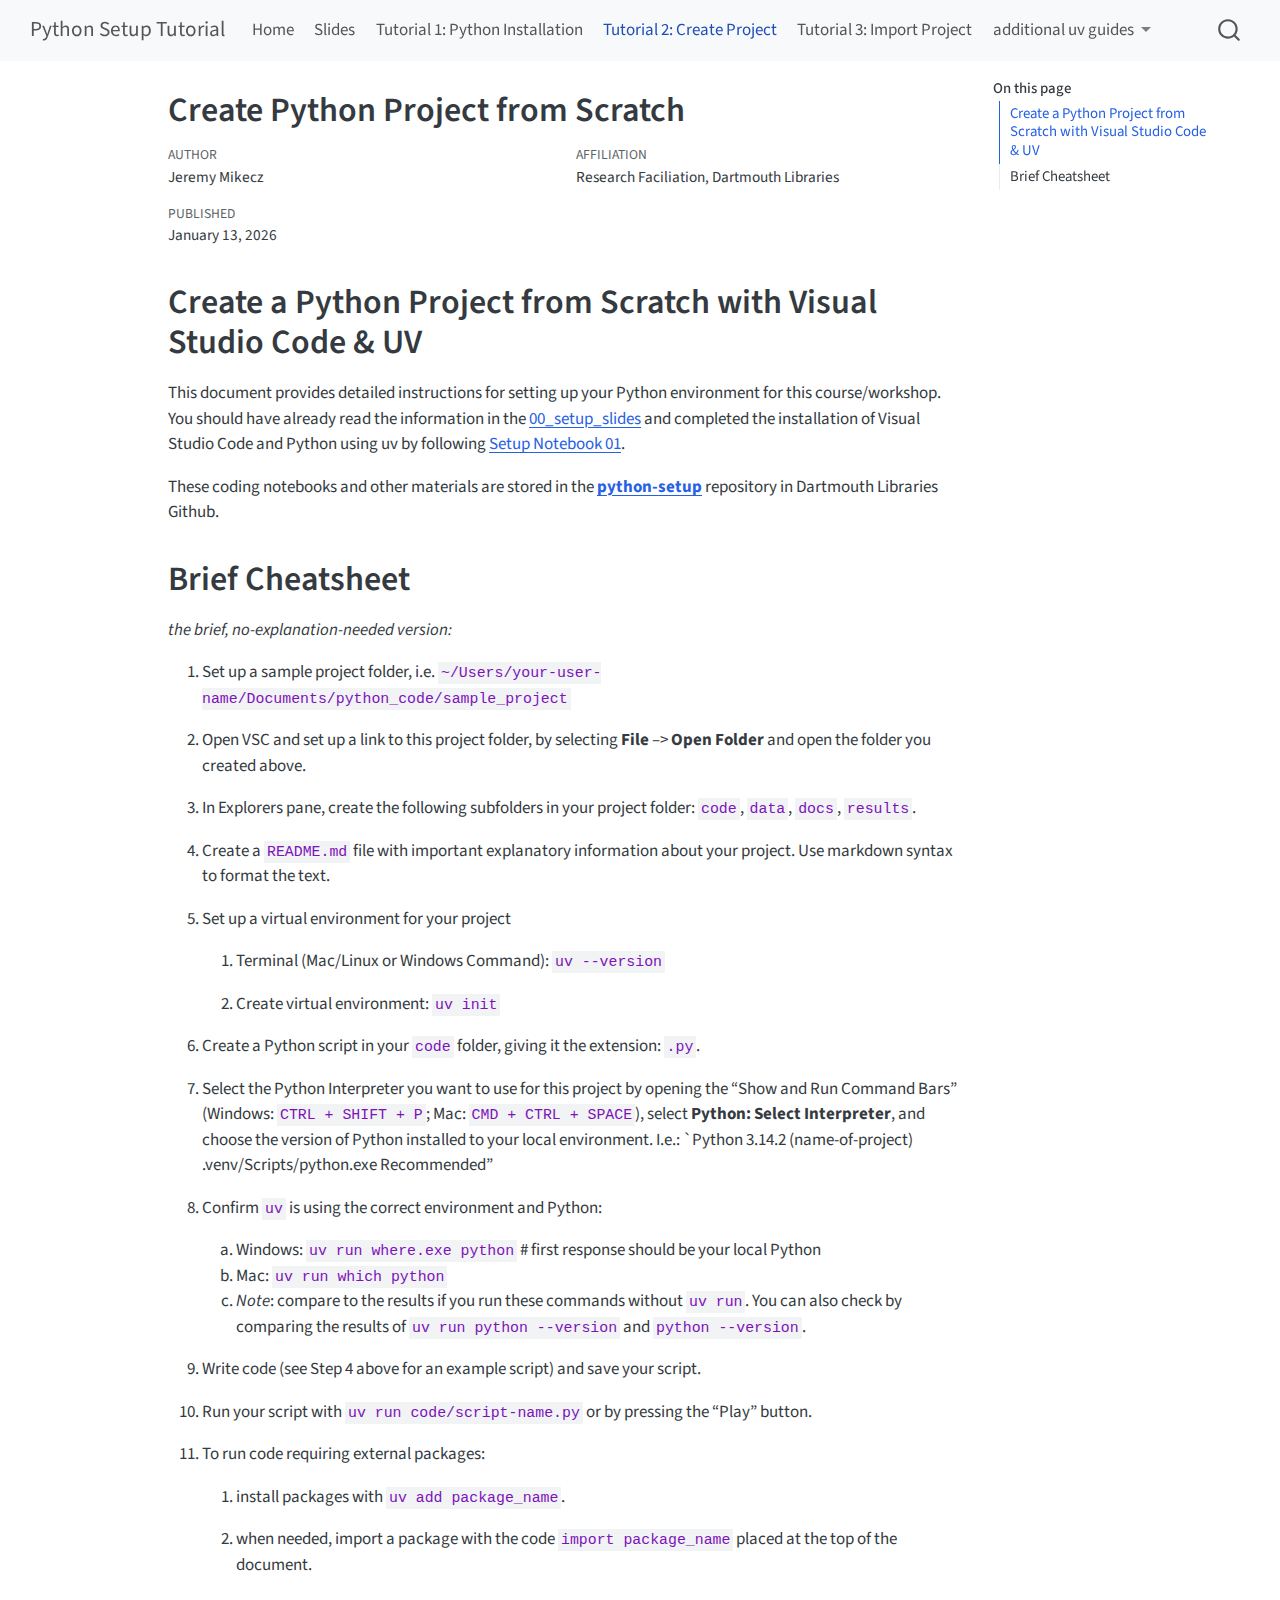
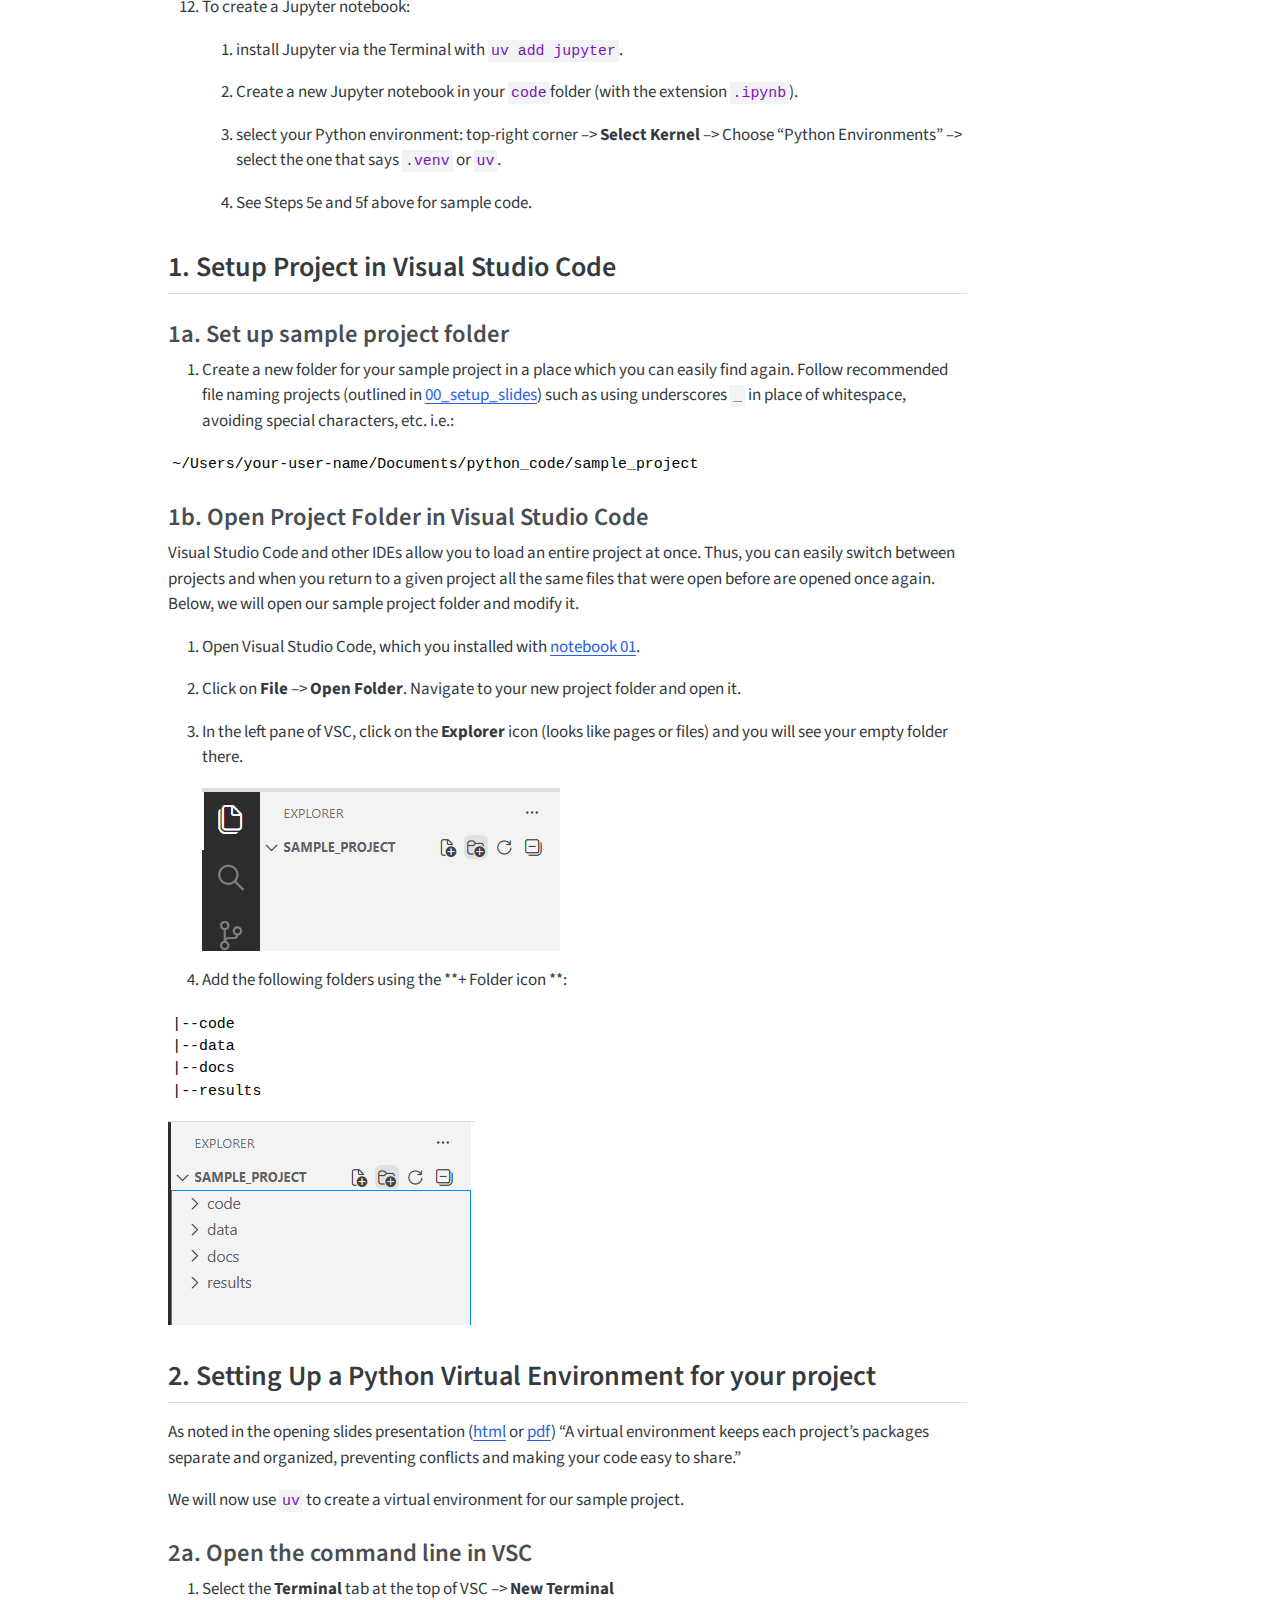
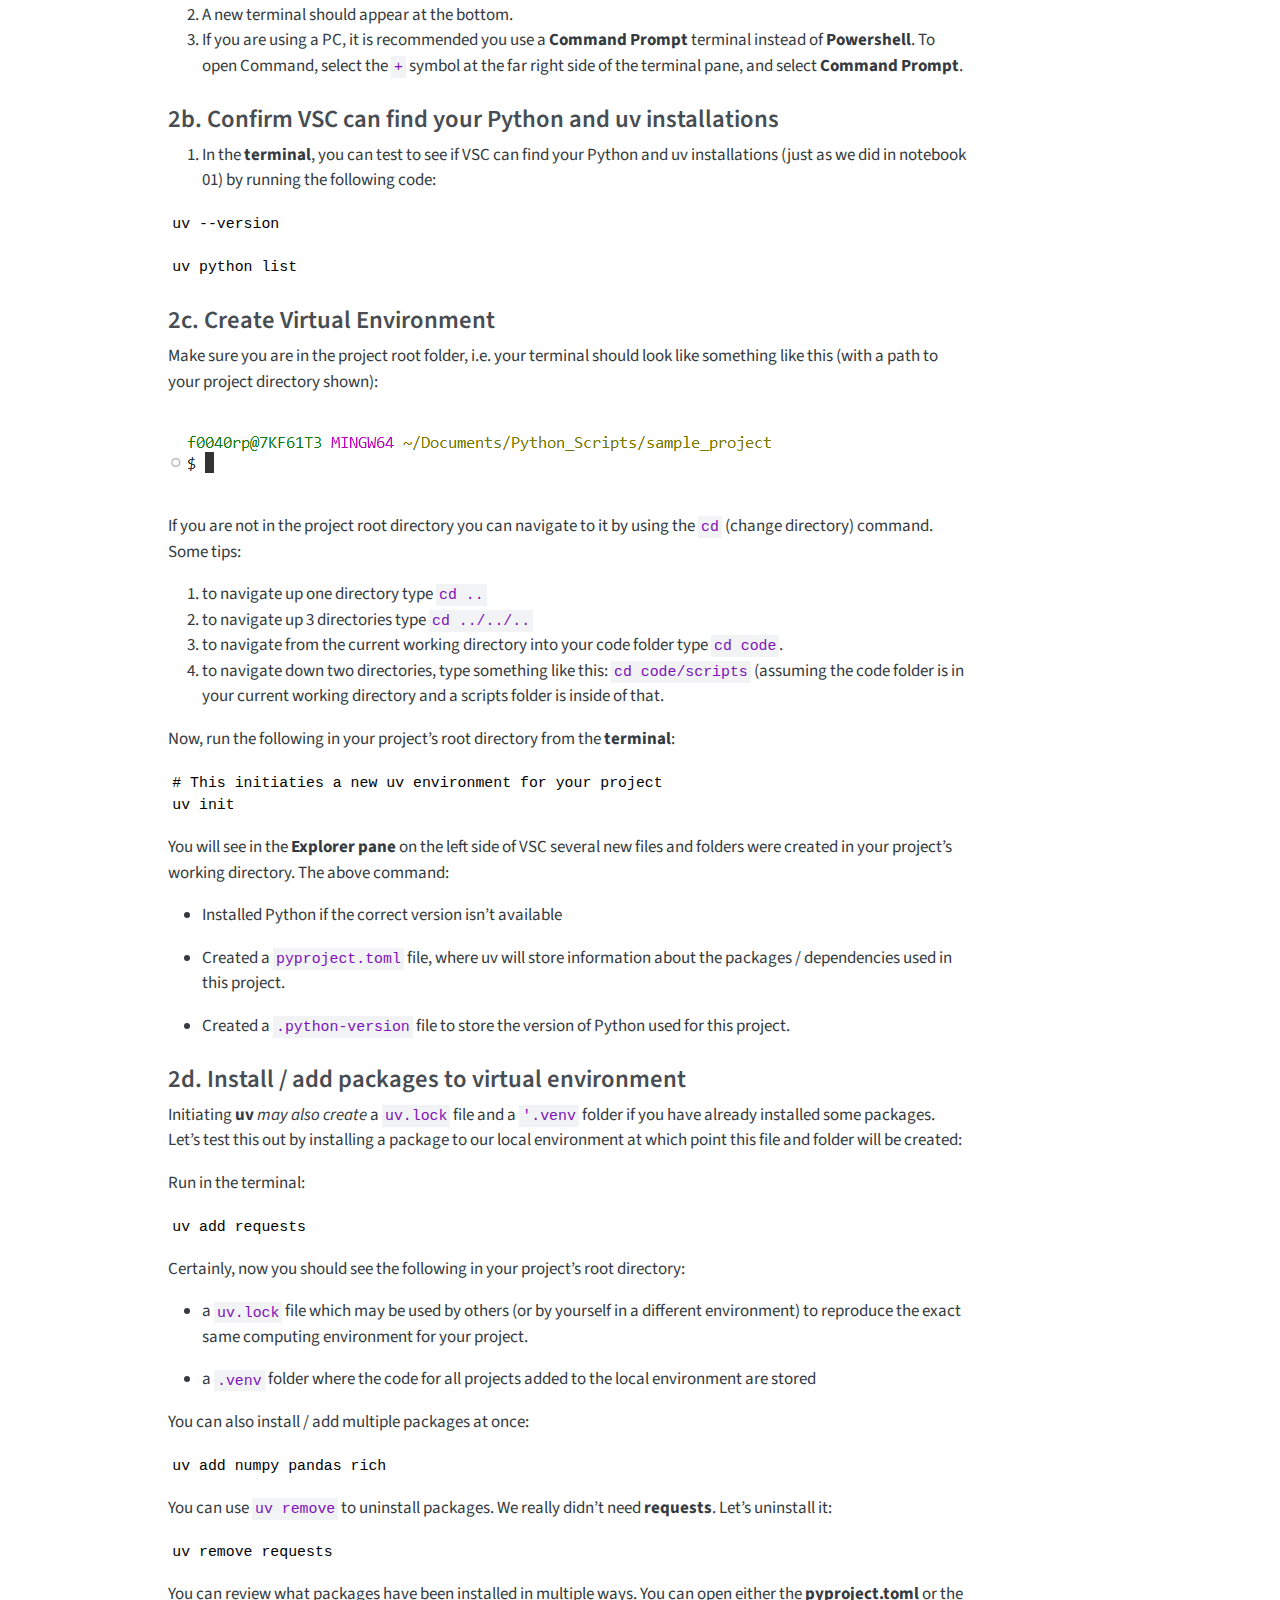
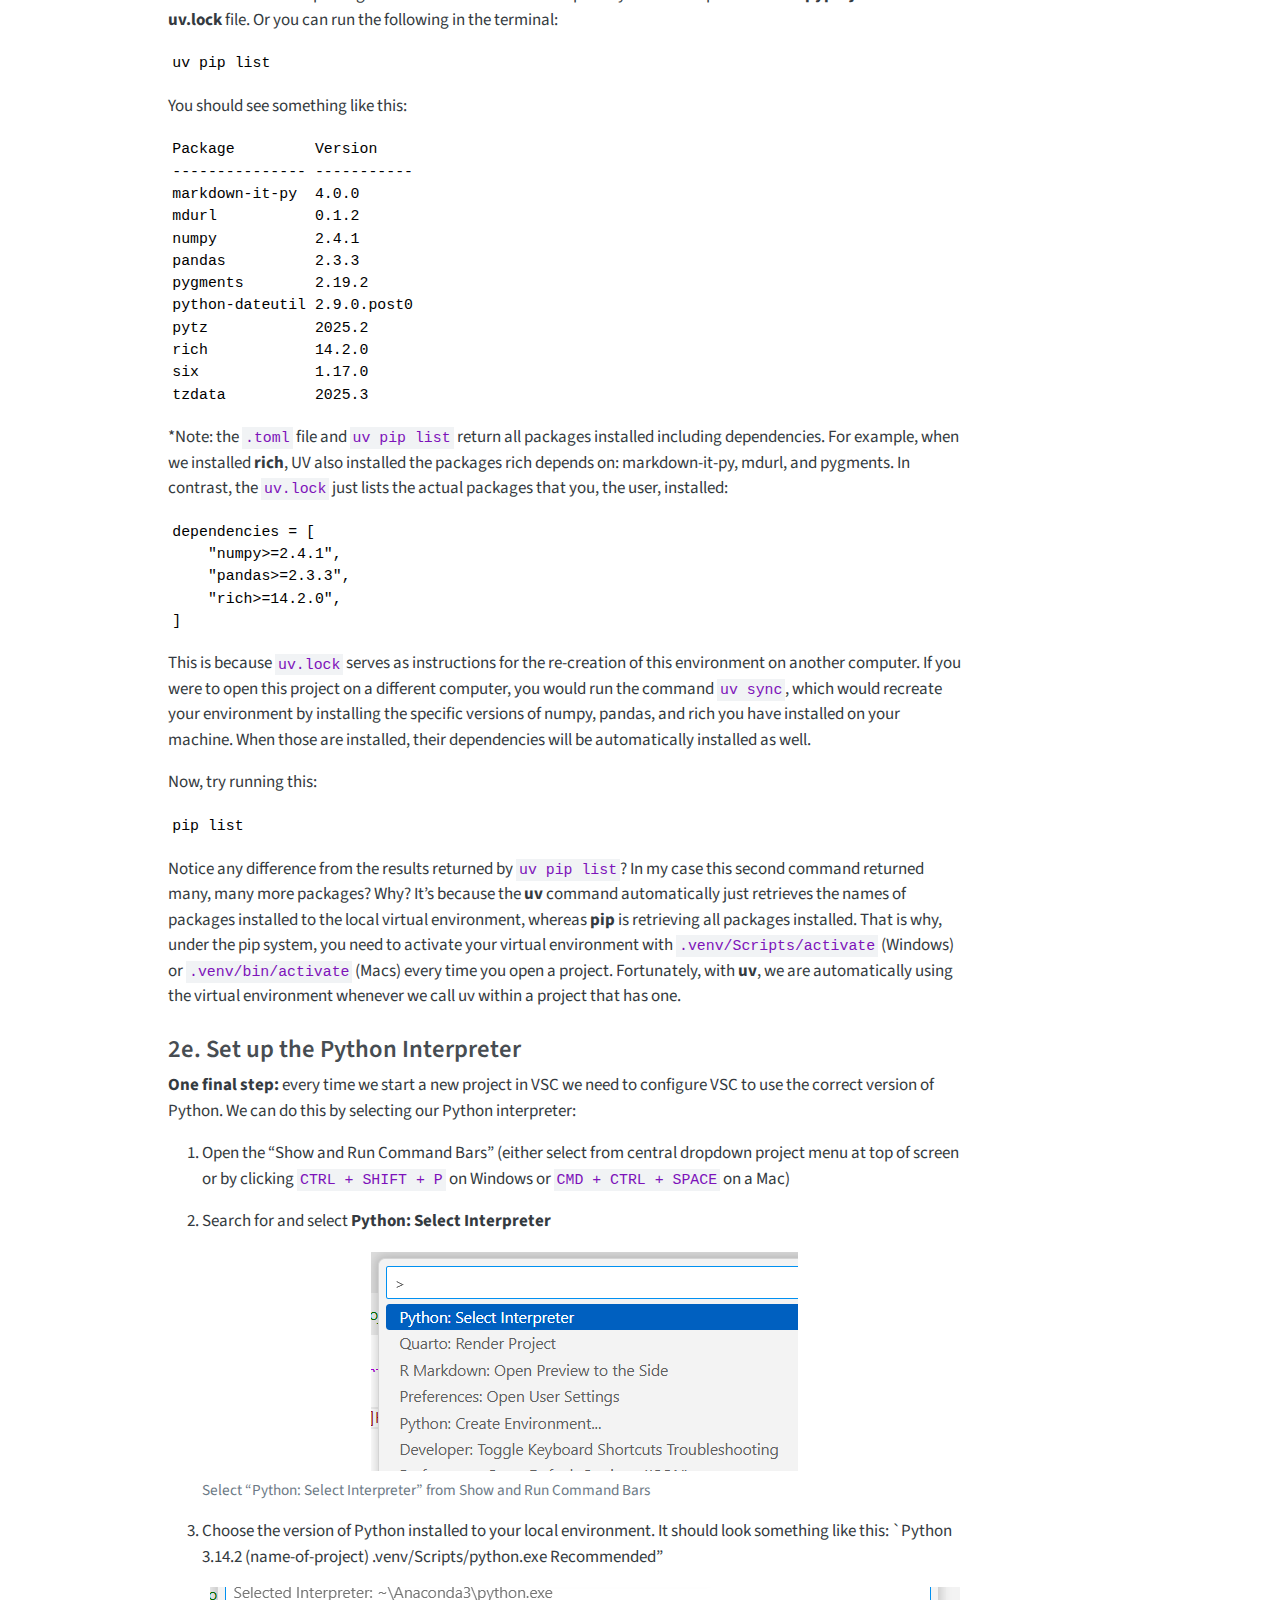
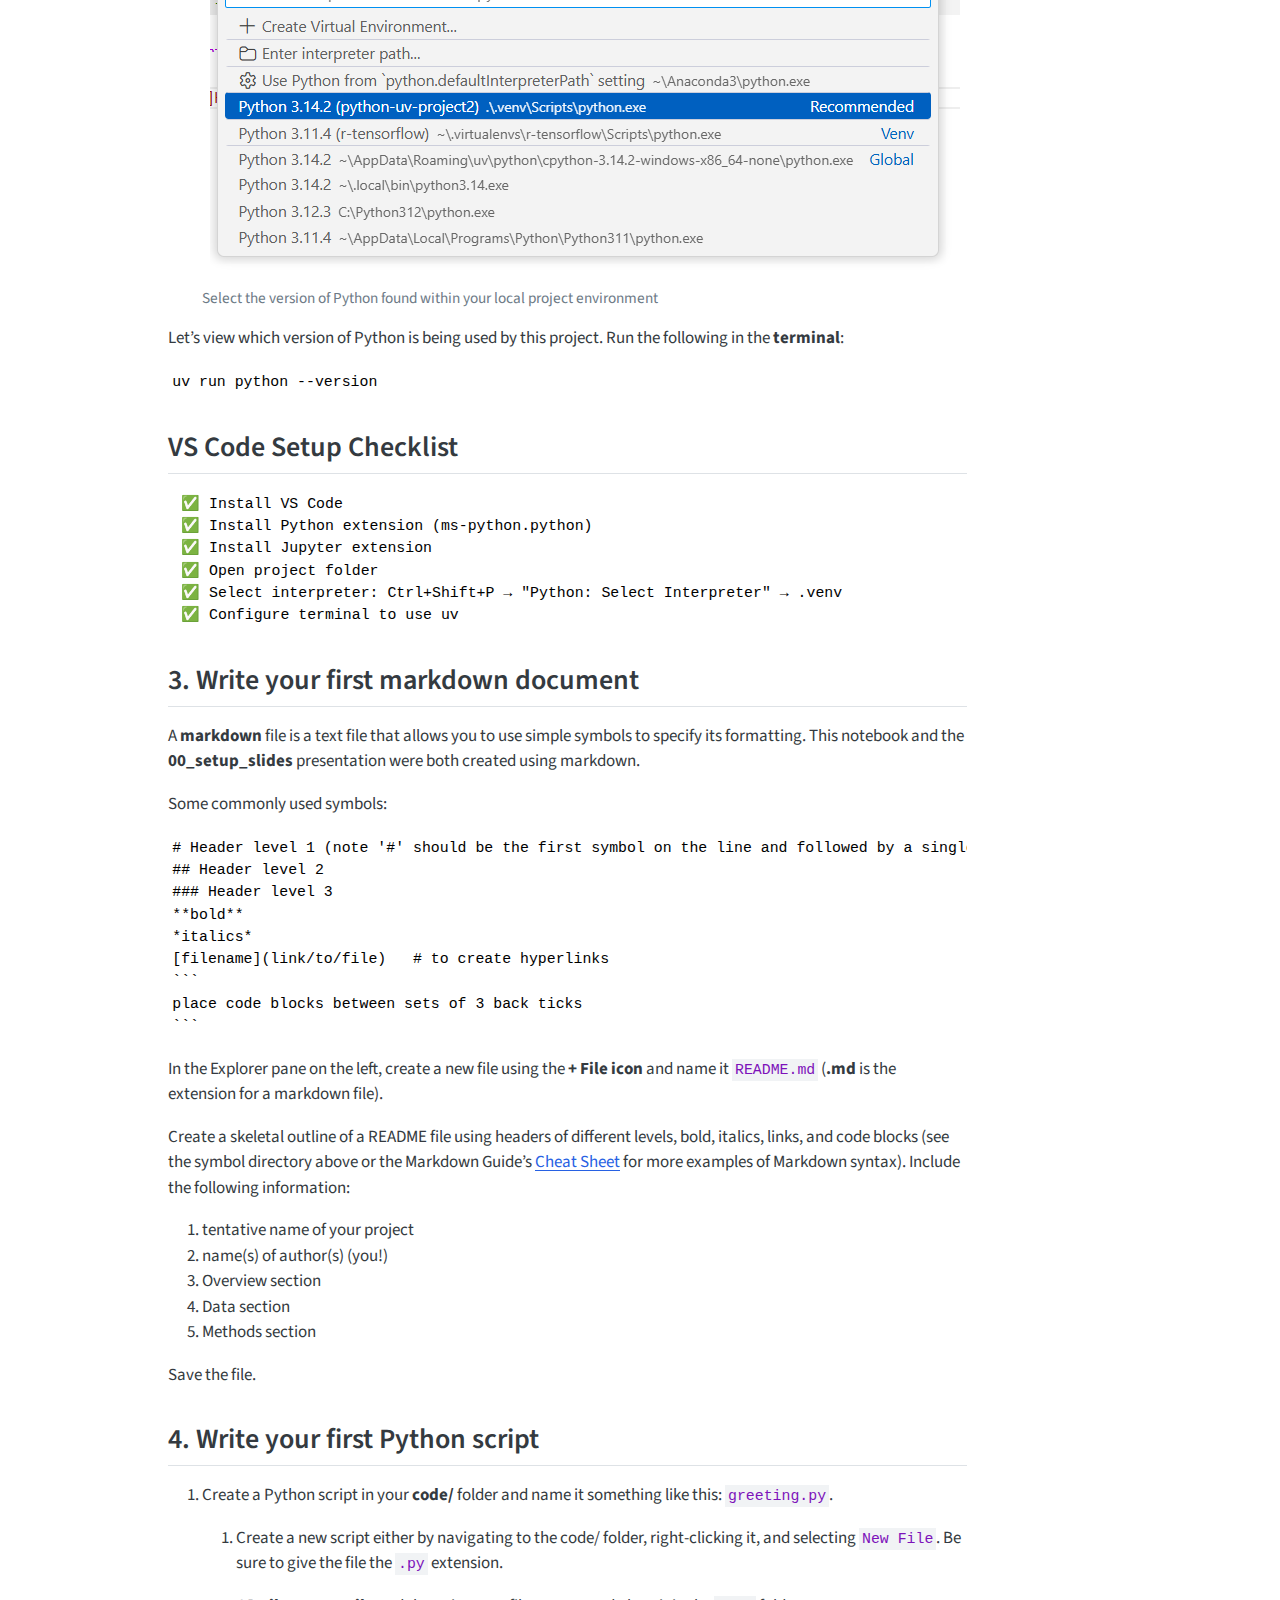
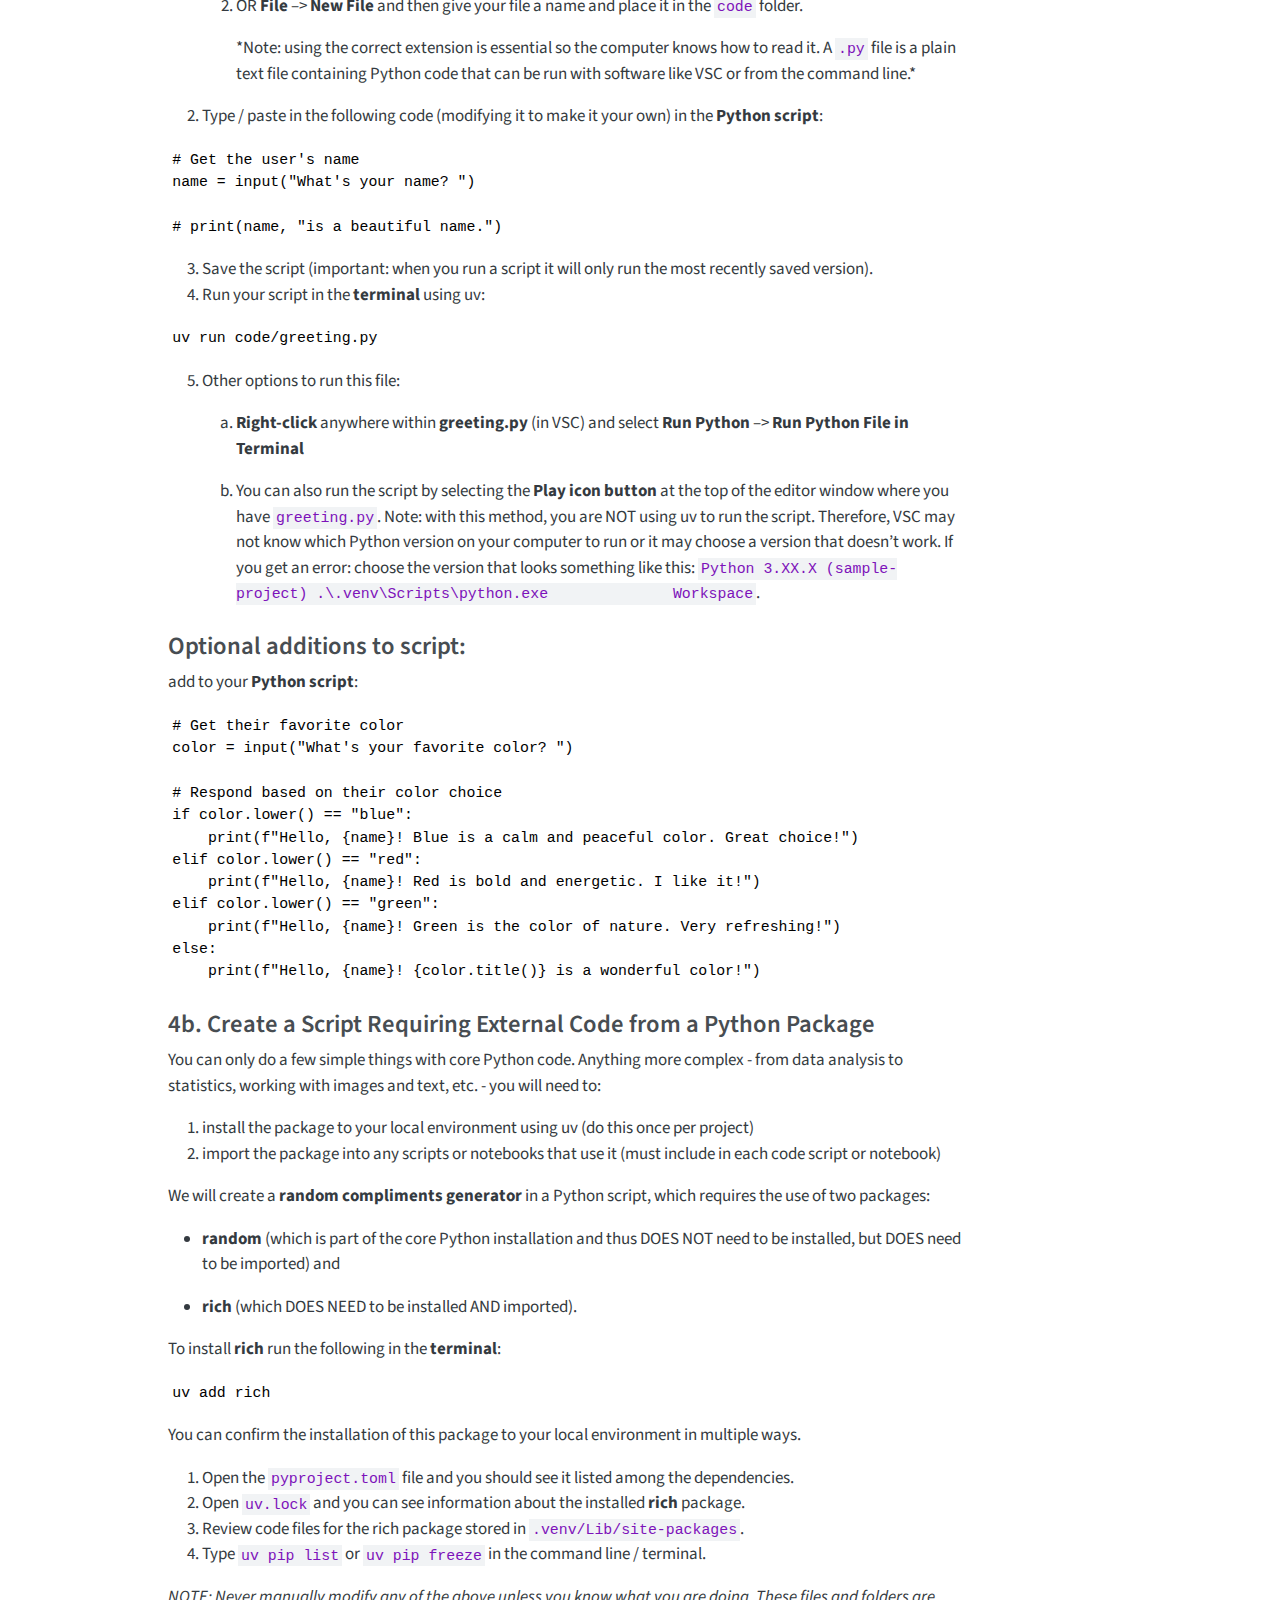
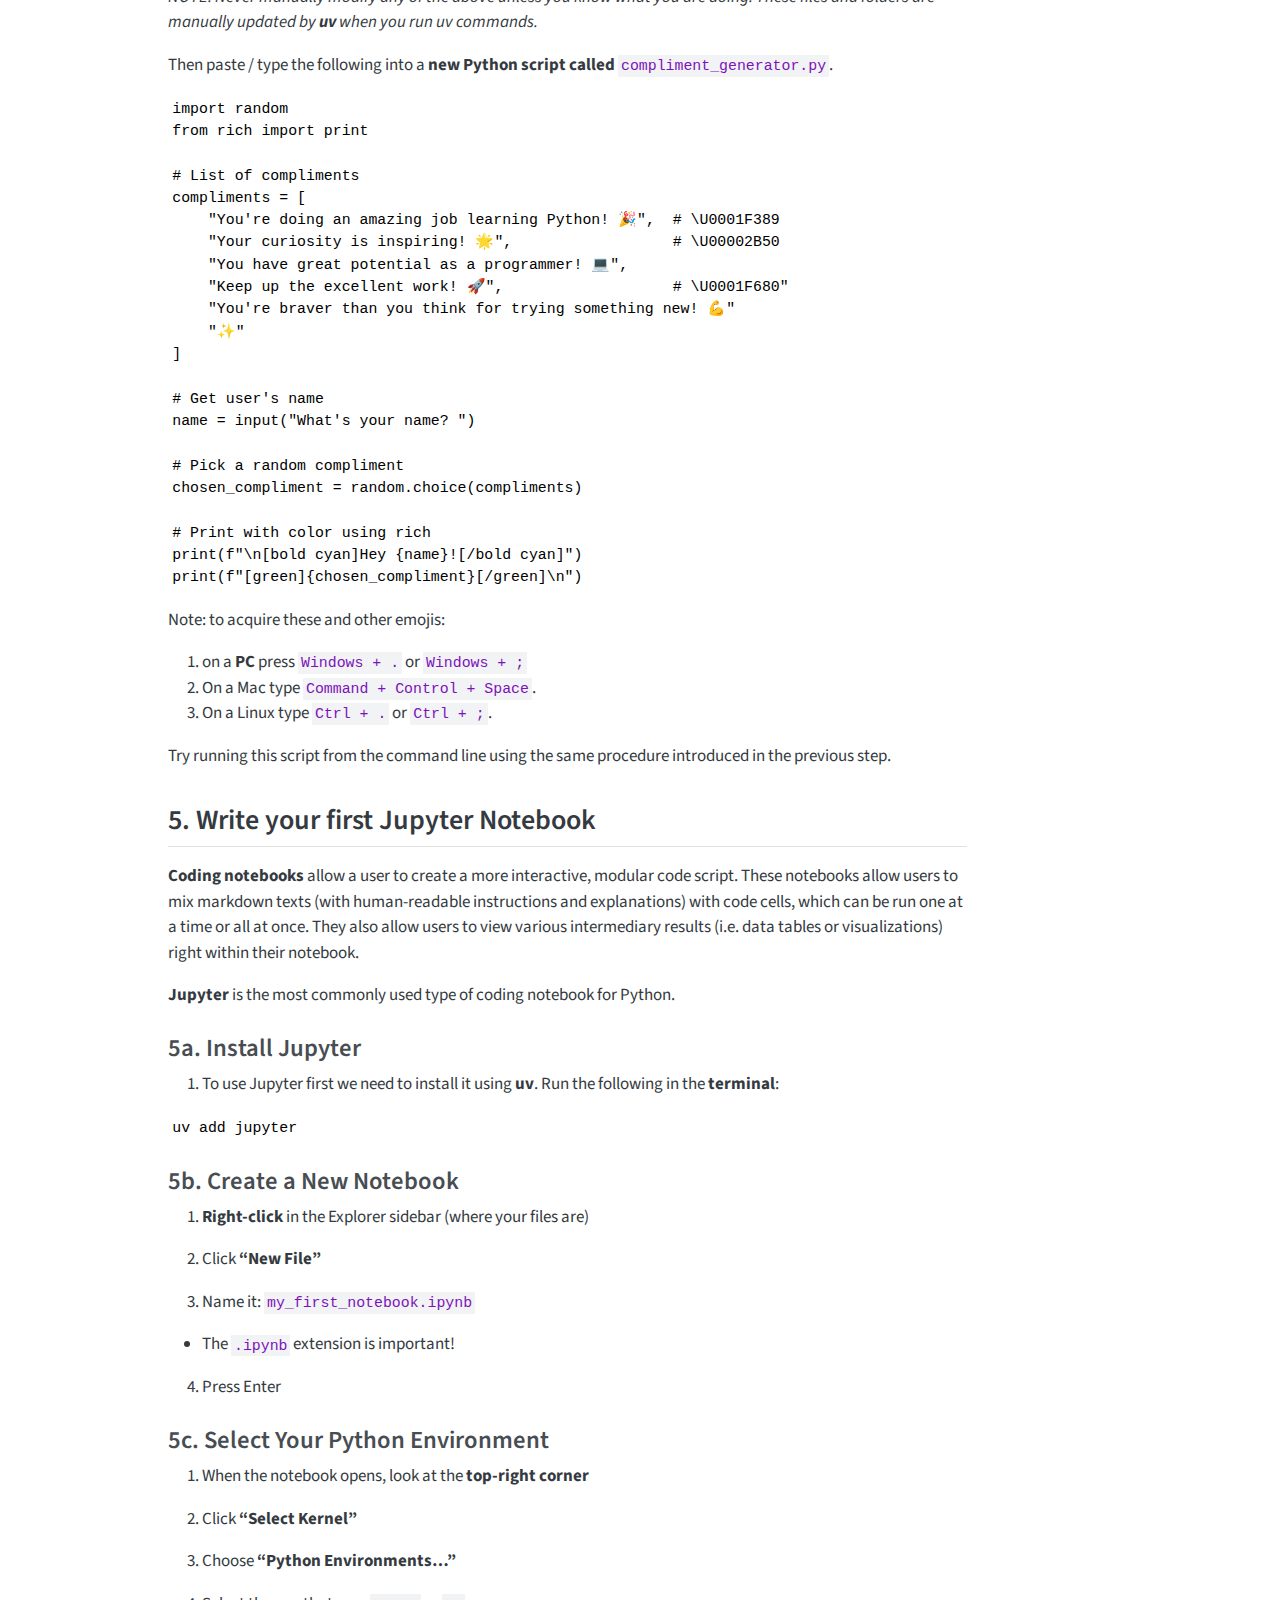
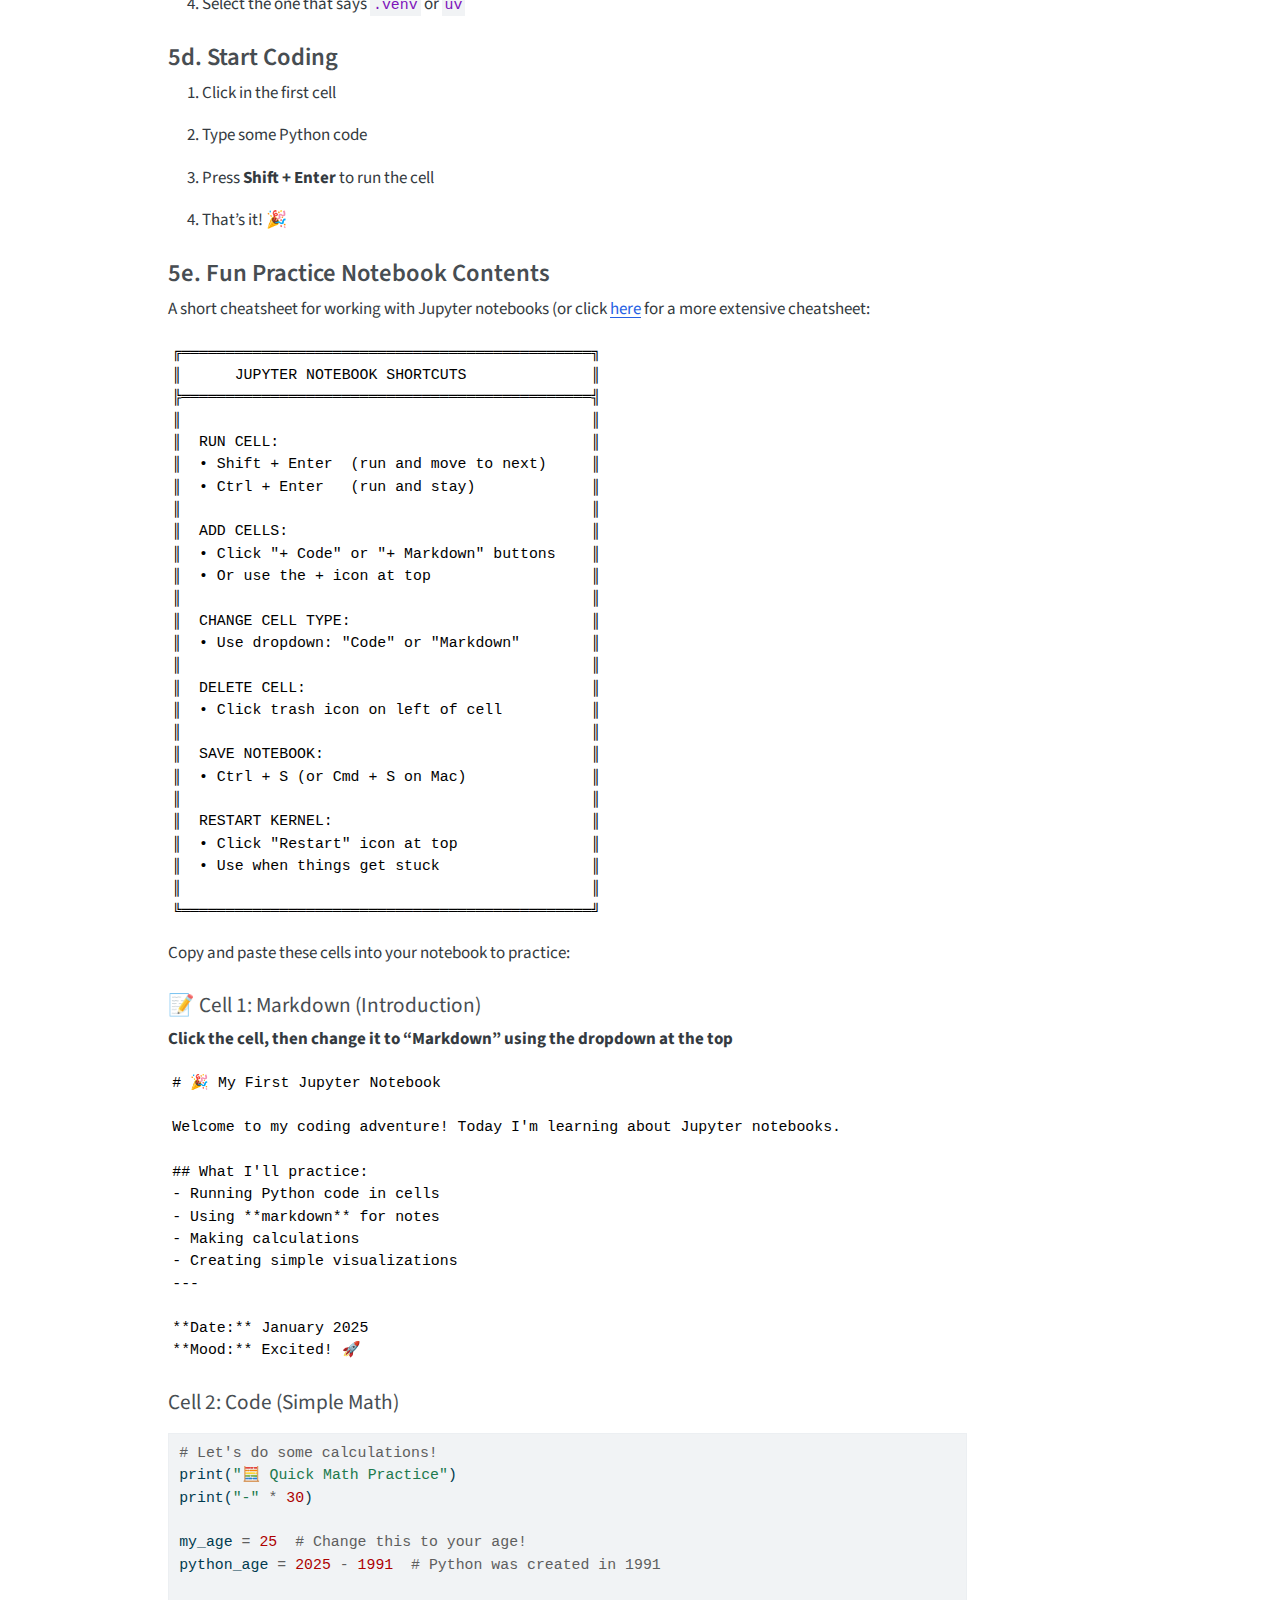
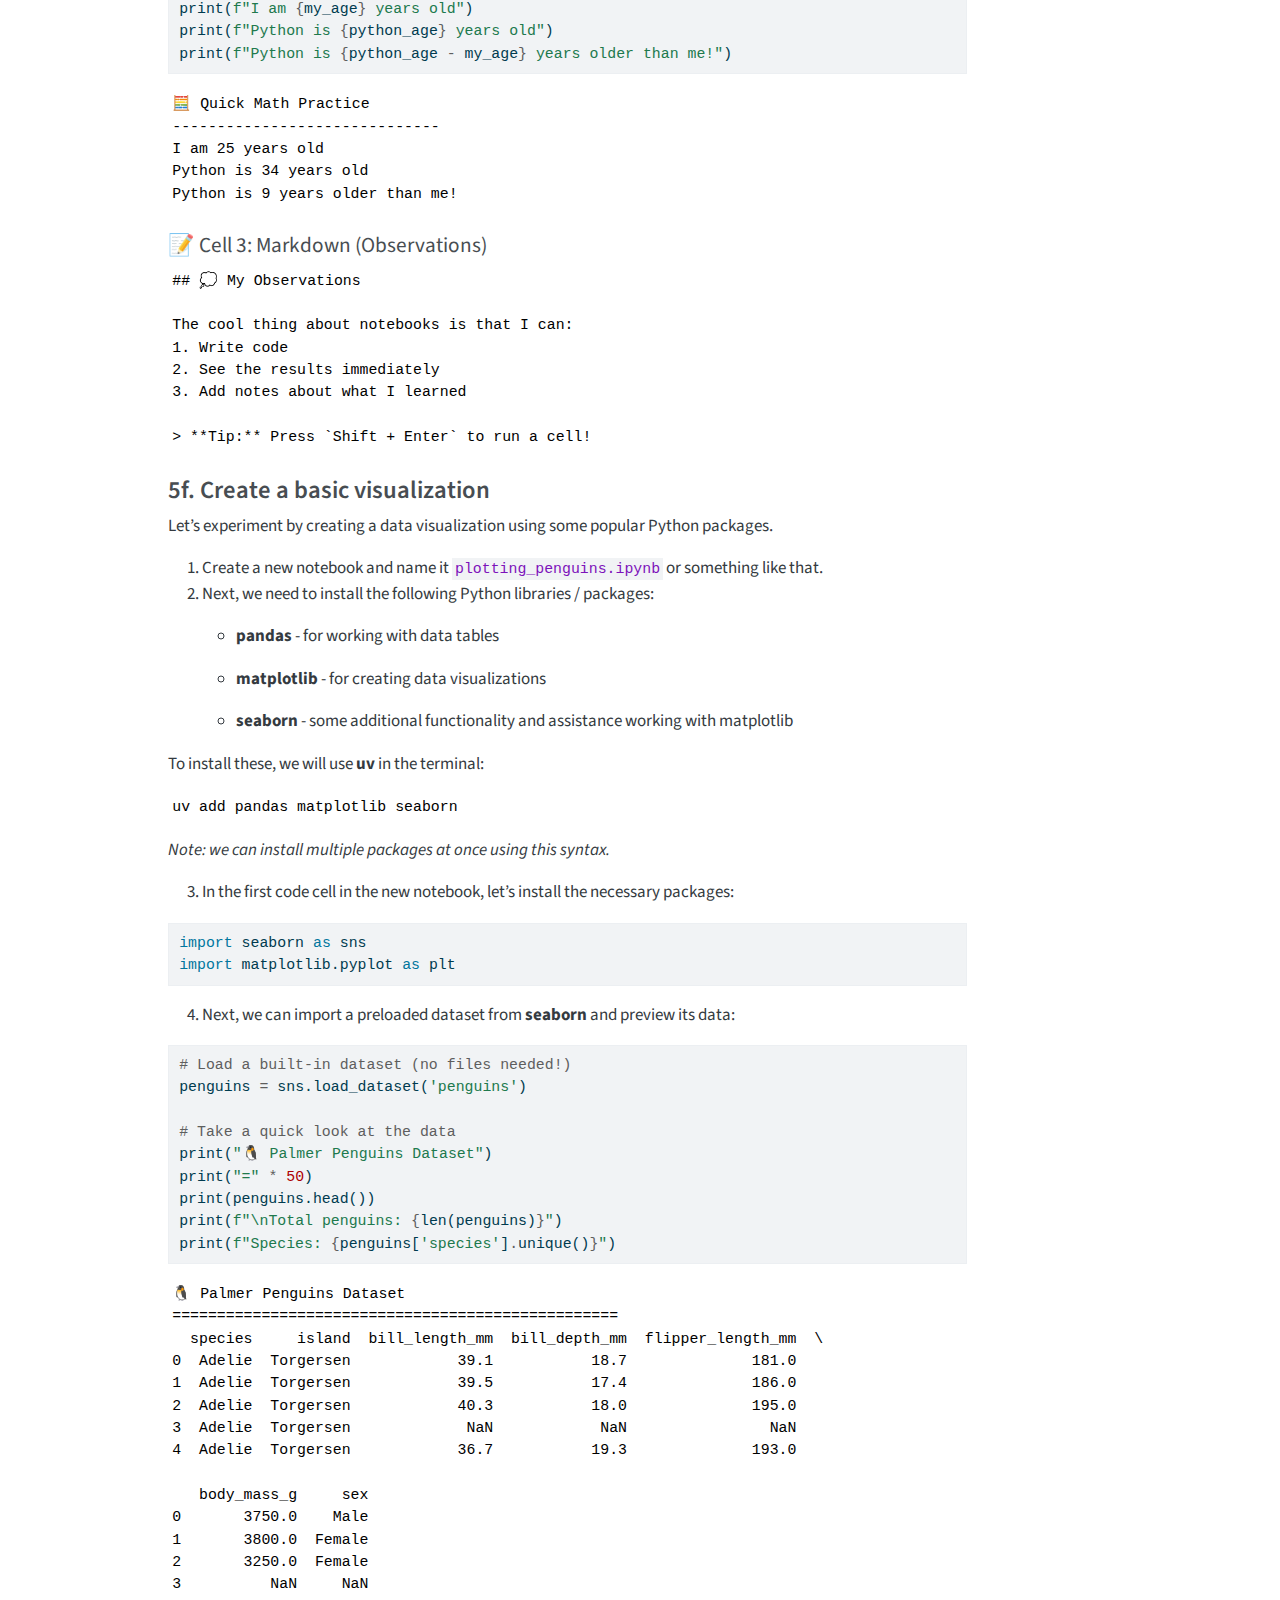
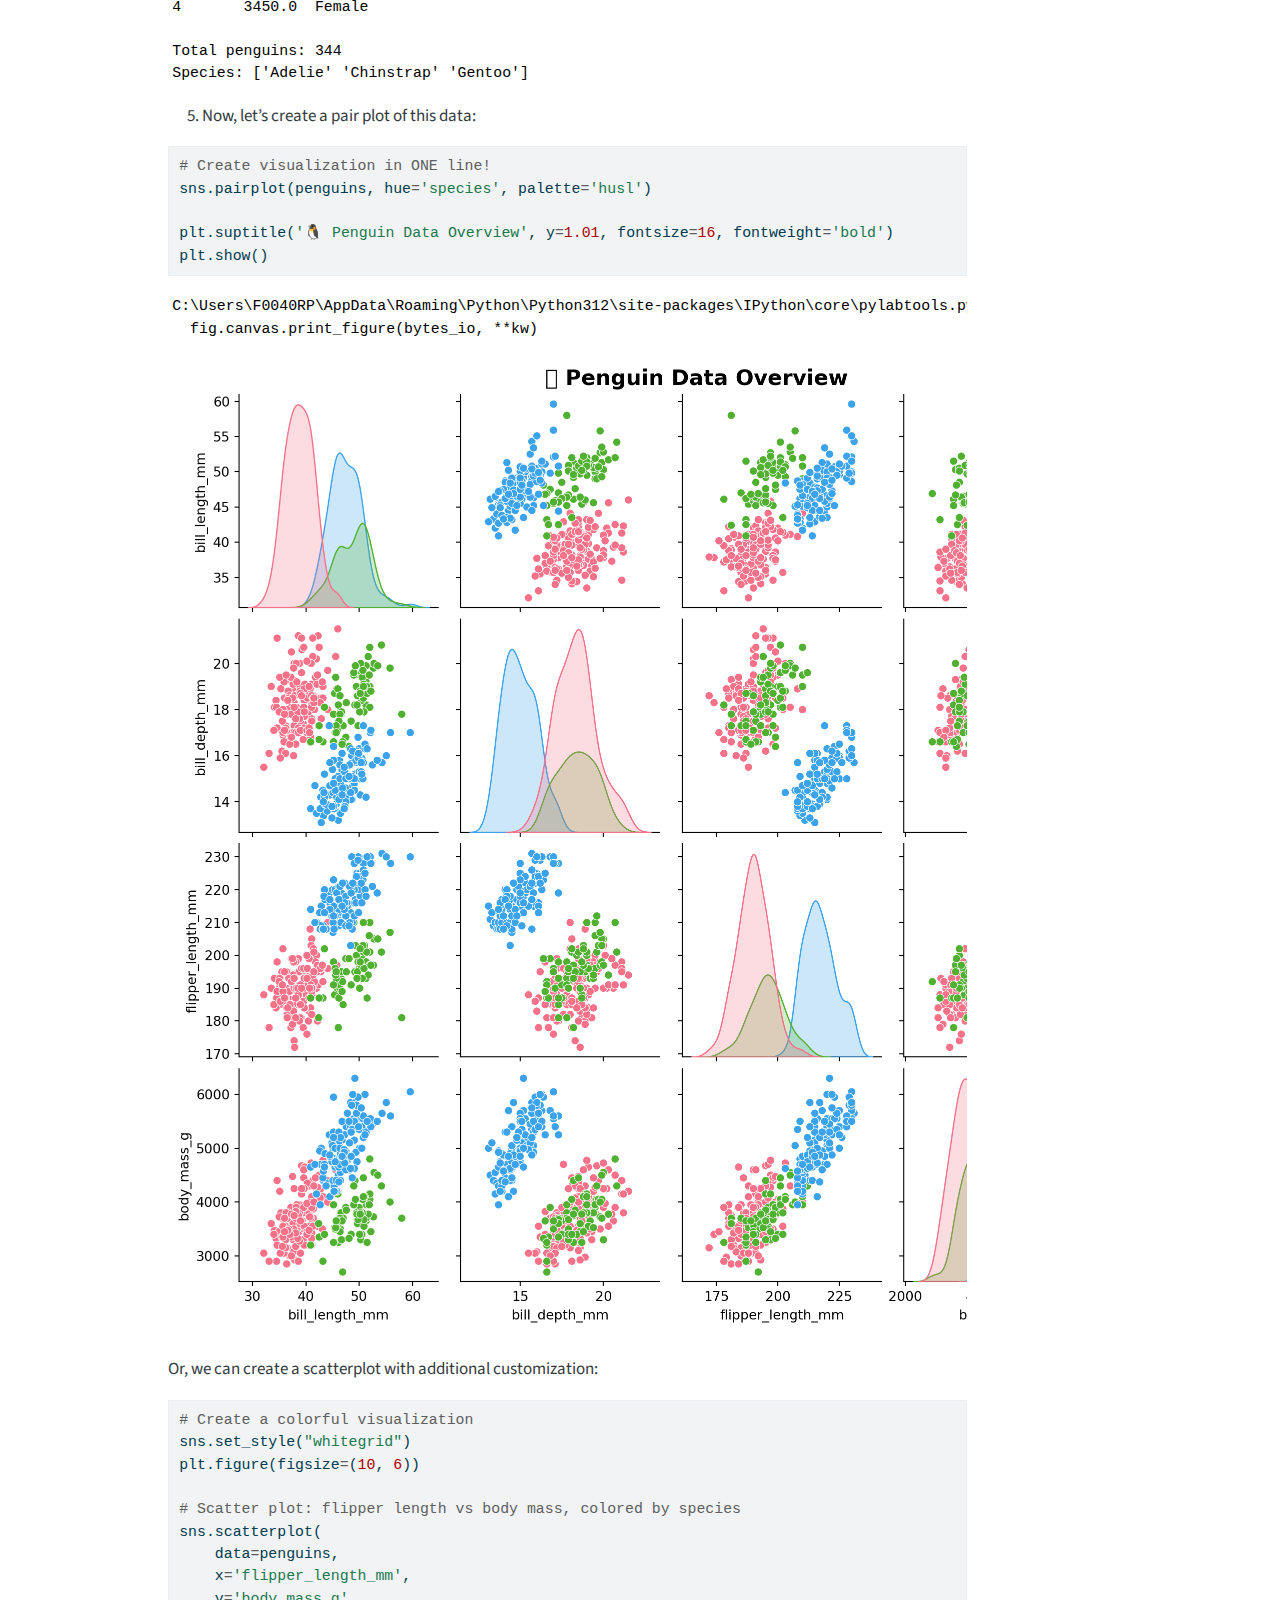
<file: setup/02_create_project_from_scratch.html>
<!DOCTYPE html>
<html xmlns="http://www.w3.org/1999/xhtml" lang="en" xml:lang="en"><head>

<meta charset="utf-8">
<meta name="generator" content="quarto-1.8.26">

<meta name="viewport" content="width=device-width, initial-scale=1.0, user-scalable=yes">

<meta name="author" content="Jeremy Mikecz">
<meta name="dcterms.date" content="2026-01-13">

<title>Create Python Project from Scratch – Python Setup Tutorial</title>
<style>
code{white-space: pre-wrap;}
span.smallcaps{font-variant: small-caps;}
div.columns{display: flex; gap: min(4vw, 1.5em);}
div.column{flex: auto; overflow-x: auto;}
div.hanging-indent{margin-left: 1.5em; text-indent: -1.5em;}
ul.task-list{list-style: none;}
ul.task-list li input[type="checkbox"] {
  width: 0.8em;
  margin: 0 0.8em 0.2em -1em; /* quarto-specific, see https://github.com/quarto-dev/quarto-cli/issues/4556 */ 
  vertical-align: middle;
}
/* CSS for syntax highlighting */
html { -webkit-text-size-adjust: 100%; }
pre > code.sourceCode { white-space: pre; position: relative; }
pre > code.sourceCode > span { display: inline-block; line-height: 1.25; }
pre > code.sourceCode > span:empty { height: 1.2em; }
.sourceCode { overflow: visible; }
code.sourceCode > span { color: inherit; text-decoration: inherit; }
div.sourceCode { margin: 1em 0; }
pre.sourceCode { margin: 0; }
@media screen {
div.sourceCode { overflow: auto; }
}
@media print {
pre > code.sourceCode { white-space: pre-wrap; }
pre > code.sourceCode > span { text-indent: -5em; padding-left: 5em; }
}
pre.numberSource code
  { counter-reset: source-line 0; }
pre.numberSource code > span
  { position: relative; left: -4em; counter-increment: source-line; }
pre.numberSource code > span > a:first-child::before
  { content: counter(source-line);
    position: relative; left: -1em; text-align: right; vertical-align: baseline;
    border: none; display: inline-block;
    -webkit-touch-callout: none; -webkit-user-select: none;
    -khtml-user-select: none; -moz-user-select: none;
    -ms-user-select: none; user-select: none;
    padding: 0 4px; width: 4em;
  }
pre.numberSource { margin-left: 3em;  padding-left: 4px; }
div.sourceCode
  {   }
@media screen {
pre > code.sourceCode > span > a:first-child::before { text-decoration: underline; }
}
</style>


<script src="../site_libs/quarto-nav/quarto-nav.js"></script>
<script src="../site_libs/quarto-nav/headroom.min.js"></script>
<script src="../site_libs/clipboard/clipboard.min.js"></script>
<script src="../site_libs/quarto-search/autocomplete.umd.js"></script>
<script src="../site_libs/quarto-search/fuse.min.js"></script>
<script src="../site_libs/quarto-search/quarto-search.js"></script>
<meta name="quarto:offset" content="../">
<script src="../site_libs/quarto-html/quarto.js" type="module"></script>
<script src="../site_libs/quarto-html/tabsets/tabsets.js" type="module"></script>
<script src="../site_libs/quarto-html/axe/axe-check.js" type="module"></script>
<script src="../site_libs/quarto-html/popper.min.js"></script>
<script src="../site_libs/quarto-html/tippy.umd.min.js"></script>
<script src="../site_libs/quarto-html/anchor.min.js"></script>
<link href="../site_libs/quarto-html/tippy.css" rel="stylesheet">
<link href="../site_libs/quarto-html/quarto-syntax-highlighting-587c61ba64f3a5504c4d52d930310e48.css" rel="stylesheet" id="quarto-text-highlighting-styles">
<script src="../site_libs/bootstrap/bootstrap.min.js"></script>
<link href="../site_libs/bootstrap/bootstrap-icons.css" rel="stylesheet">
<link href="../site_libs/bootstrap/bootstrap-e31584831b205ffbb2d98406f31c2a5b.min.css" rel="stylesheet" append-hash="true" id="quarto-bootstrap" data-mode="light">
<script id="quarto-search-options" type="application/json">{
  "location": "navbar",
  "copy-button": false,
  "collapse-after": 3,
  "panel-placement": "end",
  "type": "overlay",
  "limit": 50,
  "keyboard-shortcut": [
    "f",
    "/",
    "s"
  ],
  "show-item-context": false,
  "language": {
    "search-no-results-text": "No results",
    "search-matching-documents-text": "matching documents",
    "search-copy-link-title": "Copy link to search",
    "search-hide-matches-text": "Hide additional matches",
    "search-more-match-text": "more match in this document",
    "search-more-matches-text": "more matches in this document",
    "search-clear-button-title": "Clear",
    "search-text-placeholder": "",
    "search-detached-cancel-button-title": "Cancel",
    "search-submit-button-title": "Submit",
    "search-label": "Search"
  }
}</script>


</head>

<body class="nav-fixed quarto-light">

<div id="quarto-search-results"></div>
  <header id="quarto-header" class="headroom fixed-top">
    <nav class="navbar navbar-expand-lg " data-bs-theme="dark">
      <div class="navbar-container container-fluid">
      <div class="navbar-brand-container mx-auto">
    <a class="navbar-brand" href="../index.html">
    <span class="navbar-title">Python Setup Tutorial</span>
    </a>
  </div>
            <div id="quarto-search" class="" title="Search"></div>
          <button class="navbar-toggler" type="button" data-bs-toggle="collapse" data-bs-target="#navbarCollapse" aria-controls="navbarCollapse" role="menu" aria-expanded="false" aria-label="Toggle navigation" onclick="if (window.quartoToggleHeadroom) { window.quartoToggleHeadroom(); }">
  <span class="navbar-toggler-icon"></span>
</button>
          <div class="collapse navbar-collapse" id="navbarCollapse">
            <ul class="navbar-nav navbar-nav-scroll me-auto">
  <li class="nav-item">
    <a class="nav-link" href="../index.html"> 
<span class="menu-text">Home</span></a>
  </li>  
  <li class="nav-item">
    <a class="nav-link" href="../setup/00_setup_slides.html"> 
<span class="menu-text">Slides</span></a>
  </li>  
  <li class="nav-item">
    <a class="nav-link" href="../setup/01_python_setup.html"> 
<span class="menu-text">Tutorial 1: Python Installation</span></a>
  </li>  
  <li class="nav-item">
    <a class="nav-link active" href="../setup/02_create_project_from_scratch.html" aria-current="page"> 
<span class="menu-text">Tutorial 2: Create Project</span></a>
  </li>  
  <li class="nav-item">
    <a class="nav-link" href="../setup/03_import_project.html"> 
<span class="menu-text">Tutorial 3: Import Project</span></a>
  </li>  
  <li class="nav-item dropdown ">
    <a class="nav-link dropdown-toggle" href="#" id="nav-menu-additional-uv-guides" role="link" data-bs-toggle="dropdown" aria-expanded="false">
 <span class="menu-text">additional uv guides</span>
    </a>
    <ul class="dropdown-menu" aria-labelledby="nav-menu-additional-uv-guides">    
        <li class="dropdown-header">uv cheatsheet</li>
        <li>
    <a class="dropdown-item" href="../setup/uv_cheatsheet.html">
 <span class="dropdown-text">UV Installation and Setup Cheatsheet</span></a>
  </li>  
        <li class="dropdown-header">detailed uv guide</li>
        <li>
    <a class="dropdown-item" href="../setup/uv_detailed_instructions.html">
 <span class="dropdown-text">Complete UV Tutorial: Python Development with UV and VS Code</span></a>
  </li>  
    </ul>
  </li>
</ul>
          </div> <!-- /navcollapse -->
            <div class="quarto-navbar-tools">
</div>
      </div> <!-- /container-fluid -->
    </nav>
</header>
<!-- content -->
<div id="quarto-content" class="quarto-container page-columns page-rows-contents page-layout-article page-navbar">
<!-- sidebar -->
<!-- margin-sidebar -->
    <div id="quarto-margin-sidebar" class="sidebar margin-sidebar">
        <nav id="TOC" role="doc-toc" class="toc-active">
    <h2 id="toc-title">On this page</h2>
   
  <ul>
  <li><a href="#create-a-python-project-from-scratch-with-visual-studio-code-uv" id="toc-create-a-python-project-from-scratch-with-visual-studio-code-uv" class="nav-link active" data-scroll-target="#create-a-python-project-from-scratch-with-visual-studio-code-uv">Create a Python Project from Scratch with Visual Studio Code &amp; UV</a></li>
  <li><a href="#brief-cheatsheet" id="toc-brief-cheatsheet" class="nav-link" data-scroll-target="#brief-cheatsheet">Brief Cheatsheet</a>
  <ul class="collapse">
  <li><a href="#setup-project-in-visual-studio-code" id="toc-setup-project-in-visual-studio-code" class="nav-link" data-scroll-target="#setup-project-in-visual-studio-code">1. Setup Project in Visual Studio Code</a>
  <ul class="collapse">
  <li><a href="#a.-set-up-sample-project-folder" id="toc-a.-set-up-sample-project-folder" class="nav-link" data-scroll-target="#a.-set-up-sample-project-folder">1a. Set up sample project folder</a></li>
  <li><a href="#b.-open-project-folder-in-visual-studio-code" id="toc-b.-open-project-folder-in-visual-studio-code" class="nav-link" data-scroll-target="#b.-open-project-folder-in-visual-studio-code">1b. Open Project Folder in Visual Studio Code</a></li>
  </ul></li>
  <li><a href="#setting-up-a-python-virtual-environment-for-your-project" id="toc-setting-up-a-python-virtual-environment-for-your-project" class="nav-link" data-scroll-target="#setting-up-a-python-virtual-environment-for-your-project">2. Setting Up a Python Virtual Environment for your project</a>
  <ul class="collapse">
  <li><a href="#a.-open-the-command-line-in-vsc" id="toc-a.-open-the-command-line-in-vsc" class="nav-link" data-scroll-target="#a.-open-the-command-line-in-vsc">2a. Open the command line in VSC</a></li>
  <li><a href="#b.-confirm-vsc-can-find-your-python-and-uv-installations" id="toc-b.-confirm-vsc-can-find-your-python-and-uv-installations" class="nav-link" data-scroll-target="#b.-confirm-vsc-can-find-your-python-and-uv-installations">2b. Confirm VSC can find your Python and uv installations</a></li>
  <li><a href="#c.-create-virtual-environment" id="toc-c.-create-virtual-environment" class="nav-link" data-scroll-target="#c.-create-virtual-environment">2c. Create Virtual Environment</a></li>
  <li><a href="#d.-install-add-packages-to-virtual-environment" id="toc-d.-install-add-packages-to-virtual-environment" class="nav-link" data-scroll-target="#d.-install-add-packages-to-virtual-environment">2d. Install / add packages to virtual environment</a></li>
  <li><a href="#e.-set-up-the-python-interpreter" id="toc-e.-set-up-the-python-interpreter" class="nav-link" data-scroll-target="#e.-set-up-the-python-interpreter">2e. Set up the Python Interpreter</a></li>
  </ul></li>
  <li><a href="#vs-code-setup-checklist" id="toc-vs-code-setup-checklist" class="nav-link" data-scroll-target="#vs-code-setup-checklist">VS Code Setup Checklist</a></li>
  <li><a href="#write-your-first-markdown-document" id="toc-write-your-first-markdown-document" class="nav-link" data-scroll-target="#write-your-first-markdown-document">3. Write your first markdown document</a></li>
  <li><a href="#write-your-first-python-script" id="toc-write-your-first-python-script" class="nav-link" data-scroll-target="#write-your-first-python-script">4. Write your first Python script</a>
  <ul class="collapse">
  <li><a href="#optional-additions-to-script" id="toc-optional-additions-to-script" class="nav-link" data-scroll-target="#optional-additions-to-script">Optional additions to script:</a></li>
  <li><a href="#b.-create-a-script-requiring-external-code-from-a-python-package" id="toc-b.-create-a-script-requiring-external-code-from-a-python-package" class="nav-link" data-scroll-target="#b.-create-a-script-requiring-external-code-from-a-python-package">4b. Create a Script Requiring External Code from a Python Package</a></li>
  </ul></li>
  <li><a href="#write-your-first-jupyter-notebook" id="toc-write-your-first-jupyter-notebook" class="nav-link" data-scroll-target="#write-your-first-jupyter-notebook">5. Write your first Jupyter Notebook</a>
  <ul class="collapse">
  <li><a href="#a.-install-jupyter" id="toc-a.-install-jupyter" class="nav-link" data-scroll-target="#a.-install-jupyter">5a. Install Jupyter</a></li>
  <li><a href="#b.-create-a-new-notebook" id="toc-b.-create-a-new-notebook" class="nav-link" data-scroll-target="#b.-create-a-new-notebook">5b. Create a New Notebook</a></li>
  <li><a href="#c.-select-your-python-environment" id="toc-c.-select-your-python-environment" class="nav-link" data-scroll-target="#c.-select-your-python-environment">5c. Select Your Python Environment</a></li>
  <li><a href="#d.-start-coding" id="toc-d.-start-coding" class="nav-link" data-scroll-target="#d.-start-coding">5d. Start Coding</a></li>
  <li><a href="#e.-fun-practice-notebook-contents" id="toc-e.-fun-practice-notebook-contents" class="nav-link" data-scroll-target="#e.-fun-practice-notebook-contents">5e. Fun Practice Notebook Contents</a></li>
  <li><a href="#f.-create-a-basic-visualization" id="toc-f.-create-a-basic-visualization" class="nav-link" data-scroll-target="#f.-create-a-basic-visualization">5f. Create a basic visualization</a></li>
  </ul></li>
  <li><a href="#troubleshooting-section" id="toc-troubleshooting-section" class="nav-link" data-scroll-target="#troubleshooting-section">Troubleshooting Section</a>
  <ul class="collapse">
  <li><a href="#problem-1-select-kernel-button-missing" id="toc-problem-1-select-kernel-button-missing" class="nav-link" data-scroll-target="#problem-1-select-kernel-button-missing">Problem 1: “Select Kernel” Button Missing</a></li>
  <li><a href="#problem-2-kernel-wont-start" id="toc-problem-2-kernel-wont-start" class="nav-link" data-scroll-target="#problem-2-kernel-wont-start">Problem 2: Kernel Won’t Start</a></li>
  <li><a href="#problem-3-code-cell-wont-run" id="toc-problem-3-code-cell-wont-run" class="nav-link" data-scroll-target="#problem-3-code-cell-wont-run">Problem 3: Code Cell Won’t Run</a></li>
  <li><a href="#problem-4-matplotlib-charts-dont-show" id="toc-problem-4-matplotlib-charts-dont-show" class="nav-link" data-scroll-target="#problem-4-matplotlib-charts-dont-show">Problem 4: Matplotlib Charts Don’t Show</a></li>
  <li><a href="#problem-5-input-not-working" id="toc-problem-5-input-not-working" class="nav-link" data-scroll-target="#problem-5-input-not-working">Problem 5: Input() Not Working</a></li>
  <li><a href="#problem-6-markdown-cell-shows-code-instead-of-formatted-text" id="toc-problem-6-markdown-cell-shows-code-instead-of-formatted-text" class="nav-link" data-scroll-target="#problem-6-markdown-cell-shows-code-instead-of-formatted-text">Problem 6: Markdown Cell Shows Code Instead of Formatted Text</a></li>
  <li><a href="#problem-7-notebook-is-slow-or-unresponsive" id="toc-problem-7-notebook-is-slow-or-unresponsive" class="nav-link" data-scroll-target="#problem-7-notebook-is-slow-or-unresponsive">Problem 7: Notebook is Slow or Unresponsive</a></li>
  </ul></li>
  </ul></li>
  </ul>
</nav>
    </div>
<!-- main -->
<main class="content" id="quarto-document-content">

<header id="title-block-header" class="quarto-title-block default">
<div class="quarto-title">
<h1 class="title">Create Python Project from Scratch</h1>
</div>


<div class="quarto-title-meta-author">
  <div class="quarto-title-meta-heading">Author</div>
  <div class="quarto-title-meta-heading">Affiliation</div>
  
    <div class="quarto-title-meta-contents">
    <p class="author">Jeremy Mikecz </p>
  </div>
  <div class="quarto-title-meta-contents">
        <p class="affiliation">
            Research Faciliation, Dartmouth Libraries
          </p>
      </div>
  </div>

<div class="quarto-title-meta">

      
    <div>
    <div class="quarto-title-meta-heading">Published</div>
    <div class="quarto-title-meta-contents">
      <p class="date">January 13, 2026</p>
    </div>
  </div>
  
    
  </div>
  


</header>


<section id="create-a-python-project-from-scratch-with-visual-studio-code-uv" class="level1">
<h1>Create a Python Project from Scratch with Visual Studio Code &amp; UV</h1>
<p>This document provides detailed instructions for setting up your Python environment for this course/workshop. You should have already read the information in the <a href="00_setup-slides.html">00_setup_slides</a> and completed the installation of Visual Studio Code and Python using uv by following <a href="../setup/01_python_setup.html">Setup Notebook 01</a>.</p>
<p>These coding notebooks and other materials are stored in the <a href="https://github.com/Dartmouth-Libraries/python-setup"><strong>python-setup</strong></a> repository in Dartmouth Libraries Github.</p>
</section>
<section id="brief-cheatsheet" class="level1">
<h1>Brief Cheatsheet</h1>
<p><em>the brief, no-explanation-needed version:</em></p>
<ol type="1">
<li><p>Set up a sample project folder, i.e.&nbsp;<code>~/Users/your-user-name/Documents/python_code/sample_project</code></p></li>
<li><p>Open VSC and set up a link to this project folder, by selecting <strong>File</strong> –&gt; <strong>Open Folder</strong> and open the folder you created above.</p></li>
<li><p>In Explorers pane, create the following subfolders in your project folder: <code>code</code>, <code>data</code>, <code>docs</code>, <code>results</code>.</p></li>
<li><p>Create a <code>README.md</code> file with important explanatory information about your project. Use markdown syntax to format the text.</p></li>
<li><p>Set up a virtual environment for your project</p>
<ol type="1">
<li><p>Terminal (Mac/Linux or Windows Command): <code>uv --version</code></p></li>
<li><p>Create virtual environment: <code>uv init</code></p></li>
</ol></li>
<li><p>Create a Python script in your <code>code</code> folder, giving it the extension: <code>.py</code>.</p></li>
<li><p>Select the Python Interpreter you want to use for this project by opening the “Show and Run Command Bars” (Windows: <code>CTRL + SHIFT + P</code>; Mac: <code>CMD + CTRL + SPACE</code>), select <strong>Python: Select Interpreter</strong>, and choose the version of Python installed to your local environment. I.e.: `Python 3.14.2 (name-of-project) .venv/Scripts/python.exe Recommended”</p></li>
<li><p>Confirm <code>uv</code> is using the correct environment and Python:</p>
<ol type="a">
<li>Windows: <code>uv run where.exe python</code> # first response should be your local Python</li>
<li>Mac: <code>uv run which python</code></li>
<li><em>Note</em>: compare to the results if you run these commands without <code>uv run</code>. You can also check by comparing the results of <code>uv run python --version</code> and <code>python --version</code>.</li>
</ol></li>
<li><p>Write code (see Step 4 above for an example script) and save your script.</p></li>
<li><p>Run your script with <code>uv run code/script-name.py</code> or by pressing the “Play” button.</p></li>
<li><p>To run code requiring external packages:</p>
<ol type="1">
<li><p>install packages with <code>uv add package_name</code>.</p></li>
<li><p>when needed, import a package with the code <code>import package_name</code> placed at the top of the document.</p></li>
</ol></li>
<li><p>To create a Jupyter notebook:</p>
<ol type="1">
<li><p>install Jupyter via the Terminal with <code>uv add jupyter</code>.</p></li>
<li><p>Create a new Jupyter notebook in your <code>code</code>folder (with the extension <code>.ipynb</code>).</p></li>
<li><p>select your Python environment: top-right corner –&gt; <strong>Select Kernel</strong> –&gt; Choose “Python Environments” –&gt; select the one that says <code>.venv</code> or <code>uv</code>.</p></li>
<li><p>See Steps 5e and 5f above for sample code.</p></li>
</ol></li>
</ol>
<section id="setup-project-in-visual-studio-code" class="level2">
<h2 class="anchored" data-anchor-id="setup-project-in-visual-studio-code">1. Setup Project in Visual Studio Code</h2>
<section id="a.-set-up-sample-project-folder" class="level3">
<h3 class="anchored" data-anchor-id="a.-set-up-sample-project-folder">1a. Set up sample project folder</h3>
<ol type="1">
<li>Create a new folder for your sample project in a place which you can easily find again. Follow recommended file naming projects (outlined in <a href="00_setup_slides.html">00_setup_slides</a>) such as using underscores <code>_</code> in place of whitespace, avoiding special characters, etc. i.e.:</li>
</ol>
<pre class="{terminal}"><code>~/Users/your-user-name/Documents/python_code/sample_project</code></pre>
</section>
<section id="b.-open-project-folder-in-visual-studio-code" class="level3">
<h3 class="anchored" data-anchor-id="b.-open-project-folder-in-visual-studio-code">1b. Open Project Folder in Visual Studio Code</h3>
<p>Visual Studio Code and other IDEs allow you to load an entire project at once. Thus, you can easily switch between projects and when you return to a given project all the same files that were open before are opened once again. Below, we will open our sample project folder and modify it.</p>
<ol type="1">
<li><p>Open Visual Studio Code, which you installed with <a href="../setup/01_python_setup.html">notebook 01</a>.</p></li>
<li><p>Click on <strong>File</strong> –&gt; <strong>Open Folder</strong>. Navigate to your new project folder and open it.</p></li>
<li><p>In the left pane of VSC, click on the <strong>Explorer</strong> icon (looks like pages or files) and you will see your empty folder there.</p>
<p><img src="..\setup/images/screenshot_vsc-explorer.png" class="img-fluid"></p></li>
<li><p>Add the following folders using the **+ Folder icon **:</p></li>
</ol>
<pre><code>|--code
|--data
|--docs
|--results</code></pre>
<p><img src="..\setup/images/screenshot_vsc-folder-setup.png" class="img-fluid" alt="screenshot of sample folder as seen in VSC after setting up code, data, docs, and results folders."></p>
</section>
</section>
<section id="setting-up-a-python-virtual-environment-for-your-project" class="level2">
<h2 class="anchored" data-anchor-id="setting-up-a-python-virtual-environment-for-your-project">2. Setting Up a Python Virtual Environment for your project</h2>
<p>As noted in the opening slides presentation (<a href="00_setup_slides.html">html</a> or <a href="00_setup_slides.pdf">pdf</a>) “A virtual environment keeps each project’s packages separate and organized, preventing conflicts and making your code easy to share.”</p>
<p>We will now use <code>uv</code> to create a virtual environment for our sample project.</p>
<section id="a.-open-the-command-line-in-vsc" class="level3">
<h3 class="anchored" data-anchor-id="a.-open-the-command-line-in-vsc">2a. Open the command line in VSC</h3>
<ol type="1">
<li>Select the <strong>Terminal</strong> tab at the top of VSC –&gt; <strong>New Terminal</strong></li>
<li>A new terminal should appear at the bottom.</li>
<li>If you are using a PC, it is recommended you use a <strong>Command Prompt</strong> terminal instead of <strong>Powershell</strong>. To open Command, select the <code>+</code> symbol at the far right side of the terminal pane, and select <strong>Command Prompt</strong>.</li>
</ol>
</section>
<section id="b.-confirm-vsc-can-find-your-python-and-uv-installations" class="level3">
<h3 class="anchored" data-anchor-id="b.-confirm-vsc-can-find-your-python-and-uv-installations">2b. Confirm VSC can find your Python and uv installations</h3>
<ol type="1">
<li>In the <strong>terminal</strong>, you can test to see if VSC can find your Python and uv installations (just as we did in notebook 01) by running the following code:</li>
</ol>
<pre class="{terminal}"><code>uv --version</code></pre>
<pre class="{terminal}"><code>uv python list</code></pre>
</section>
<section id="c.-create-virtual-environment" class="level3">
<h3 class="anchored" data-anchor-id="c.-create-virtual-environment">2c. Create Virtual Environment</h3>
<p>Make sure you are in the project root folder, i.e.&nbsp;your terminal should look like something like this (with a path to your project directory shown):</p>
<p><img src="..\setup/images/screenshot_bash_rootdir.png" class="img-fluid"></p>
<p>If you are not in the project root directory you can navigate to it by using the <code>cd</code> (change directory) command. Some tips:</p>
<ol type="1">
<li>to navigate up one directory type <code>cd ..</code></li>
<li>to navigate up 3 directories type <code>cd ../../..</code></li>
<li>to navigate from the current working directory into your code folder type <code>cd code</code>.</li>
<li>to navigate down two directories, type something like this: <code>cd code/scripts</code> (assuming the code folder is in your current working directory and a scripts folder is inside of that.</li>
</ol>
<p>Now, run the following in your project’s root directory from the <strong>terminal</strong>:</p>
<pre class="{terminal}"><code># This initiaties a new uv environment for your project
uv init</code></pre>
<p>You will see in the <strong>Explorer pane</strong> on the left side of VSC several new files and folders were created in your project’s working directory. The above command:</p>
<ul>
<li><p>Installed Python if the correct version isn’t available</p></li>
<li><p>Created a <code>pyproject.toml</code> file, where uv will store information about the packages / dependencies used in this project.</p></li>
<li><p>Created a <code>.python-version</code> file to store the version of Python used for this project.</p></li>
</ul>
</section>
<section id="d.-install-add-packages-to-virtual-environment" class="level3">
<h3 class="anchored" data-anchor-id="d.-install-add-packages-to-virtual-environment">2d. Install / add packages to virtual environment</h3>
<p>Initiating <strong>uv</strong> <em>may also create</em> a <code>uv.lock</code> file and a <code>'.venv</code> folder if you have already installed some packages. Let’s test this out by installing a package to our local environment at which point this file and folder will be created:</p>
<p>Run in the terminal:</p>
<pre class="{terminal}"><code>uv add requests</code></pre>
<p>Certainly, now you should see the following in your project’s root directory:</p>
<ul>
<li><p>a <code>uv.lock</code> file which may be used by others (or by yourself in a different environment) to reproduce the exact same computing environment for your project.</p></li>
<li><p>a <code>.venv</code> folder where the code for all projects added to the local environment are stored</p></li>
</ul>
<p>You can also install / add multiple packages at once:</p>
<pre class="{terminal}"><code>uv add numpy pandas rich</code></pre>
<p>You can use <code>uv remove</code> to uninstall packages. We really didn’t need <strong>requests</strong>. Let’s uninstall it:</p>
<pre class="{terminal}"><code>uv remove requests</code></pre>
<p>You can review what packages have been installed in multiple ways. You can open either the <strong>pyproject.toml</strong> or the <strong>uv.lock</strong> file. Or you can run the following in the terminal:</p>
<pre class="{terminal}"><code>uv pip list</code></pre>
<p>You should see something like this:</p>
<pre><code>Package         Version
--------------- -----------
markdown-it-py  4.0.0
mdurl           0.1.2
numpy           2.4.1
pandas          2.3.3
pygments        2.19.2
python-dateutil 2.9.0.post0
pytz            2025.2
rich            14.2.0
six             1.17.0
tzdata          2025.3</code></pre>
<p>*Note: the <code>.toml</code> file and <code>uv pip list</code> return all packages installed including dependencies. For example, when we installed <strong>rich</strong>, UV also installed the packages rich depends on: markdown-it-py, mdurl, and pygments. In contrast, the <code>uv.lock</code> just lists the actual packages that you, the user, installed:</p>
<pre><code>dependencies = [
    "numpy&gt;=2.4.1",
    "pandas&gt;=2.3.3",
    "rich&gt;=14.2.0",
]</code></pre>
<p>This is because <code>uv.lock</code> serves as instructions for the re-creation of this environment on another computer. If you were to open this project on a different computer, you would run the command <code>uv sync</code>, which would recreate your environment by installing the specific versions of numpy, pandas, and rich you have installed on your machine. When those are installed, their dependencies will be automatically installed as well.</p>
<p>Now, try running this:</p>
<pre class="{terminal}"><code>pip list</code></pre>
<p>Notice any difference from the results returned by <code>uv pip list</code>? In my case this second command returned many, many more packages? Why? It’s because the <strong>uv</strong> command automatically just retrieves the names of packages installed to the local virtual environment, whereas <strong>pip</strong> is retrieving all packages installed. That is why, under the pip system, you need to activate your virtual environment with <code>.venv/Scripts/activate</code> (Windows) or <code>.venv/bin/activate</code> (Macs) every time you open a project. Fortunately, with <strong>uv</strong>, we are automatically using the virtual environment whenever we call uv within a project that has one.</p>
</section>
<section id="e.-set-up-the-python-interpreter" class="level3">
<h3 class="anchored" data-anchor-id="e.-set-up-the-python-interpreter">2e. Set up the Python Interpreter</h3>
<p><strong>One final step:</strong> every time we start a new project in VSC we need to configure VSC to use the correct version of Python. We can do this by selecting our Python interpreter:</p>
<ol type="1">
<li><p>Open the “Show and Run Command Bars” (either select from central dropdown project menu at top of screen or by clicking <code>CTRL + SHIFT + P</code> on Windows or <code>CMD + CTRL + SPACE</code> on a Mac)</p></li>
<li><p>Search for and select <strong>Python: Select Interpreter</strong></p>
<div class="quarto-figure quarto-figure-center">
<figure class="figure">
<p><img src="..\setup/images/screenshot_vsc_select-interpreter.png" class="img-fluid figure-img"></p>
<figcaption>Select “Python: Select Interpreter” from Show and Run Command Bars</figcaption>
</figure>
</div></li>
<li><p>Choose the version of Python installed to your local environment. It should look something like this: `Python 3.14.2 (name-of-project) .venv/Scripts/python.exe Recommended”</p>
<div class="quarto-figure quarto-figure-center">
<figure class="figure">
<p><img src="..\setup/images/screenshot_vsc_select-interpreter2.png" class="img-fluid figure-img"></p>
<figcaption>Select the version of Python found within your local project environment</figcaption>
</figure>
</div></li>
</ol>
<p>Let’s view which version of Python is being used by this project. Run the following in the <strong>terminal</strong>:</p>
<pre class="{terminal}"><code>uv run python --version</code></pre>
</section>
</section>
<section id="vs-code-setup-checklist" class="level2">
<h2 class="anchored" data-anchor-id="vs-code-setup-checklist">VS Code Setup Checklist</h2>
<pre><code> ✅ Install VS Code
 ✅ Install Python extension (ms-python.python)
 ✅ Install Jupyter extension
 ✅ Open project folder
 ✅ Select interpreter: Ctrl+Shift+P → "Python: Select Interpreter" → .venv
 ✅ Configure terminal to use uv</code></pre>
</section>
<section id="write-your-first-markdown-document" class="level2">
<h2 class="anchored" data-anchor-id="write-your-first-markdown-document">3. Write your first markdown document</h2>
<p>A <strong>markdown</strong> file is a text file that allows you to use simple symbols to specify its formatting. This notebook and the <strong>00_setup_slides</strong> presentation were both created using markdown.</p>
<p>Some commonly used symbols:</p>
<pre><code># Header level 1 (note '#' should be the first symbol on the line and followed by a single whitespace)
## Header level 2
### Header level 3
**bold**
*italics*
[filename](link/to/file)   # to create hyperlinks
```
place code blocks between sets of 3 back ticks
```</code></pre>
<p>In the Explorer pane on the left, create a new file using the <strong>+ File icon</strong> and name it <code>README.md</code> (<strong>.md</strong> is the extension for a markdown file).</p>
<p>Create a skeletal outline of a README file using headers of different levels, bold, italics, links, and code blocks (see the symbol directory above or the Markdown Guide’s <a href="https://www.markdownguide.org/cheat-sheet/">Cheat Sheet</a> for more examples of Markdown syntax). Include the following information:</p>
<ol type="1">
<li>tentative name of your project</li>
<li>name(s) of author(s) (you!)</li>
<li>Overview section</li>
<li>Data section</li>
<li>Methods section</li>
</ol>
<p>Save the file.</p>
</section>
<section id="write-your-first-python-script" class="level2">
<h2 class="anchored" data-anchor-id="write-your-first-python-script">4. Write your first Python script</h2>
<ol type="1">
<li>Create a Python script in your <strong>code/</strong> folder and name it something like this: <code>greeting.py</code>.
<ol type="1">
<li><p>Create a new script either by navigating to the code/ folder, right-clicking it, and selecting <code>New File</code>. Be sure to give the file the <code>.py</code> extension.</p></li>
<li><p>OR <strong>File</strong> –&gt; <strong>New File</strong> and then give your file a name and place it in the <code>code</code> folder.</p>
<p>*Note: using the correct extension is essential so the computer knows how to read it. A <code>.py</code> file is a plain text file containing Python code that can be run with software like VSC or from the command line.*</p></li>
</ol></li>
<li>Type / paste in the following code (modifying it to make it your own) in the <strong>Python script</strong>:</li>
</ol>
<pre class="{py}"><code># Get the user's name
name = input("What's your name? ")

# print(name, "is a beautiful name.")</code></pre>
<ol start="3" type="1">
<li>Save the script (important: when you run a script it will only run the most recently saved version).</li>
<li>Run your script in the <strong>terminal</strong> using uv:</li>
</ol>
<pre class="{terminal}"><code>uv run code/greeting.py</code></pre>
<ol start="5" type="1">
<li><p>Other options to run this file:</p>
<ol type="a">
<li><p><strong>Right-click</strong> anywhere within <strong>greeting.py</strong> (in VSC) and select <strong>Run Python</strong> –&gt; <strong>Run Python File in Terminal</strong></p></li>
<li><p>You can also run the script by selecting the <strong>Play icon button</strong> at the top of the editor window where you have <code>greeting.py</code>. Note: with this method, you are NOT using uv to run the script. Therefore, VSC may not know which Python version on your computer to run or it may choose a version that doesn’t work. If you get an error: choose the version that looks something like this: <code>Python 3.XX.X (sample-project) .\.venv\Scripts\python.exe              Workspace</code>.</p></li>
</ol></li>
</ol>
<section id="optional-additions-to-script" class="level3">
<h3 class="anchored" data-anchor-id="optional-additions-to-script">Optional additions to script:</h3>
<p>add to your <strong>Python script</strong>:</p>
<pre class="{py}"><code># Get their favorite color
color = input("What's your favorite color? ")

# Respond based on their color choice
if color.lower() == "blue":
    print(f"Hello, {name}! Blue is a calm and peaceful color. Great choice!")
elif color.lower() == "red":
    print(f"Hello, {name}! Red is bold and energetic. I like it!")
elif color.lower() == "green":
    print(f"Hello, {name}! Green is the color of nature. Very refreshing!")
else:
    print(f"Hello, {name}! {color.title()} is a wonderful color!")</code></pre>
</section>
<section id="b.-create-a-script-requiring-external-code-from-a-python-package" class="level3">
<h3 class="anchored" data-anchor-id="b.-create-a-script-requiring-external-code-from-a-python-package">4b. Create a Script Requiring External Code from a Python Package</h3>
<p>You can only do a few simple things with core Python code. Anything more complex - from data analysis to statistics, working with images and text, etc. - you will need to:</p>
<ol type="1">
<li>install the package to your local environment using uv (do this once per project)</li>
<li>import the package into any scripts or notebooks that use it (must include in each code script or notebook)</li>
</ol>
<p>We will create a <strong>random compliments generator</strong> in a Python script, which requires the use of two packages:</p>
<ul>
<li><p><strong>random</strong> (which is part of the core Python installation and thus DOES NOT need to be installed, but DOES need to be imported) and</p></li>
<li><p><strong>rich</strong> (which DOES NEED to be installed AND imported).</p></li>
</ul>
<p>To install <strong>rich</strong> run the following in the <strong>terminal</strong>:</p>
<pre class="{terminal}"><code>uv add rich </code></pre>
<p>You can confirm the installation of this package to your local environment in multiple ways.</p>
<ol type="1">
<li>Open the <code>pyproject.toml</code> file and you should see it listed among the dependencies.</li>
<li>Open <code>uv.lock</code> and you can see information about the installed <strong>rich</strong> package.</li>
<li>Review code files for the rich package stored in <code>.venv/Lib/site-packages</code>.</li>
<li>Type <code>uv pip list</code> or <code>uv pip freeze</code> in the command line / terminal.</li>
</ol>
<p><em>NOTE: Never manually modify any of the above unless you know what you are doing. These files and folders are manually updated by <strong>uv</strong> when you run uv commands.</em></p>
<p>Then paste / type the following into a <strong>new Python script called <code>compliment_generator.py</code></strong>.</p>
<pre class="{py}"><code>import random
from rich import print

# List of compliments
compliments = [
    "You're doing an amazing job learning Python! 🎉",  # \U0001F389
    "Your curiosity is inspiring! 🌟",                  # \U00002B50
    "You have great potential as a programmer! 💻",
    "Keep up the excellent work! 🚀",                   # \U0001F680"
    "You're braver than you think for trying something new! 💪"
    "✨"
]

# Get user's name
name = input("What's your name? ")

# Pick a random compliment
chosen_compliment = random.choice(compliments)

# Print with color using rich
print(f"\n[bold cyan]Hey {name}![/bold cyan]")
print(f"[green]{chosen_compliment}[/green]\n")</code></pre>
<p>Note: to acquire these and other emojis:</p>
<ol type="1">
<li>on a <strong>PC</strong> press <code>Windows + .</code> or <code>Windows + ;</code></li>
<li>On a Mac type <code>Command + Control + Space</code>.</li>
<li>On a Linux type <code>Ctrl + .</code> or <code>Ctrl + ;</code>.</li>
</ol>
<p>Try running this script from the command line using the same procedure introduced in the previous step.</p>
</section>
</section>
<section id="write-your-first-jupyter-notebook" class="level2">
<h2 class="anchored" data-anchor-id="write-your-first-jupyter-notebook">5. Write your first Jupyter Notebook</h2>
<p><strong>Coding notebooks</strong> allow a user to create a more interactive, modular code script. These notebooks allow users to mix markdown texts (with human-readable instructions and explanations) with code cells, which can be run one at a time or all at once. They also allow users to view various intermediary results (i.e.&nbsp;data tables or visualizations) right within their notebook.</p>
<p><strong>Jupyter</strong> is the most commonly used type of coding notebook for Python.</p>
<section id="a.-install-jupyter" class="level3">
<h3 class="anchored" data-anchor-id="a.-install-jupyter">5a. Install Jupyter</h3>
<ol type="1">
<li>To use Jupyter first we need to install it using <strong>uv</strong>. Run the following in the <strong>terminal</strong>:</li>
</ol>
<pre class="{terminal}"><code>uv add jupyter</code></pre>
</section>
<section id="b.-create-a-new-notebook" class="level3">
<h3 class="anchored" data-anchor-id="b.-create-a-new-notebook">5b. Create a New Notebook</h3>
<ol type="1">
<li><p><strong>Right-click</strong> in the Explorer sidebar (where your files are)</p></li>
<li><p>Click <strong>“New File”</strong></p></li>
<li><p>Name it: <code>my_first_notebook.ipynb</code></p></li>
</ol>
<ul>
<li>The <code>.ipynb</code> extension is important!</li>
</ul>
<ol start="4" type="1">
<li>Press Enter</li>
</ol>
</section>
<section id="c.-select-your-python-environment" class="level3">
<h3 class="anchored" data-anchor-id="c.-select-your-python-environment">5c. Select Your Python Environment</h3>
<ol type="1">
<li><p>When the notebook opens, look at the <strong>top-right corner</strong></p></li>
<li><p>Click <strong>“Select Kernel”</strong></p></li>
<li><p>Choose <strong>“Python Environments…”</strong></p></li>
<li><p>Select the one that says <strong><code>.venv</code></strong> or <strong><code>uv</code></strong></p></li>
</ol>
</section>
<section id="d.-start-coding" class="level3">
<h3 class="anchored" data-anchor-id="d.-start-coding">5d. Start Coding</h3>
<ol type="1">
<li><p>Click in the first cell</p></li>
<li><p>Type some Python code</p></li>
<li><p>Press <strong>Shift + Enter</strong> to run the cell</p></li>
<li><p>That’s it! 🎉</p></li>
</ol>
</section>
<section id="e.-fun-practice-notebook-contents" class="level3">
<h3 class="anchored" data-anchor-id="e.-fun-practice-notebook-contents">5e. Fun Practice Notebook Contents</h3>
<p>A short cheatsheet for working with Jupyter notebooks (or click <a href="https://media.datacamp.com/legacy/image/upload/v1676302533/Marketing/Blog/Jupyterlab_Cheat_Sheet.pdf">here</a> for a more extensive cheatsheet:</p>
<pre><code>╔══════════════════════════════════════════════╗
║      JUPYTER NOTEBOOK SHORTCUTS              ║
╠══════════════════════════════════════════════╣
║                                              ║
║  RUN CELL:                                   ║
║  • Shift + Enter  (run and move to next)     ║
║  • Ctrl + Enter   (run and stay)             ║
║                                              ║
║  ADD CELLS:                                  ║
║  • Click "+ Code" or "+ Markdown" buttons    ║
║  • Or use the + icon at top                  ║
║                                              ║
║  CHANGE CELL TYPE:                           ║
║  • Use dropdown: "Code" or "Markdown"        ║
║                                              ║
║  DELETE CELL:                                ║
║  • Click trash icon on left of cell          ║
║                                              ║
║  SAVE NOTEBOOK:                              ║
║  • Ctrl + S (or Cmd + S on Mac)              ║
║                                              ║
║  RESTART KERNEL:                             ║
║  • Click "Restart" icon at top               ║
║  • Use when things get stuck                 ║
║                                              ║
╚══════════════════════════════════════════════╝</code></pre>
<p>Copy and paste these cells into your notebook to practice:</p>
<section id="cell-1-markdown-introduction" class="level4">
<h4 class="anchored" data-anchor-id="cell-1-markdown-introduction">📝 Cell 1: Markdown (Introduction)</h4>
<p><strong>Click the cell, then change it to “Markdown” using the dropdown at the top</strong></p>
<pre class="{markdown}"><code># 🎉 My First Jupyter Notebook

Welcome to my coding adventure! Today I'm learning about Jupyter notebooks.

## What I'll practice:
- Running Python code in cells
- Using **markdown** for notes
- Making calculations
- Creating simple visualizations
---

**Date:** January 2025  
**Mood:** Excited! 🚀</code></pre>
</section>
<section id="cell-2-code-simple-math" class="level4">
<h4 class="anchored" data-anchor-id="cell-2-code-simple-math">Cell 2: Code (Simple Math)</h4>
<div id="9a5ca80b" class="cell" data-execution_count="1">
<div class="code-copy-outer-scaffold"><div class="sourceCode cell-code" id="cb24"><pre class="sourceCode python code-with-copy"><code class="sourceCode python"><span id="cb24-1"><a href="#cb24-1" aria-hidden="true" tabindex="-1"></a><span class="co"># Let's do some calculations!</span></span>
<span id="cb24-2"><a href="#cb24-2" aria-hidden="true" tabindex="-1"></a><span class="bu">print</span>(<span class="st">"🧮 Quick Math Practice"</span>)</span>
<span id="cb24-3"><a href="#cb24-3" aria-hidden="true" tabindex="-1"></a><span class="bu">print</span>(<span class="st">"-"</span> <span class="op">*</span> <span class="dv">30</span>)</span>
<span id="cb24-4"><a href="#cb24-4" aria-hidden="true" tabindex="-1"></a></span>
<span id="cb24-5"><a href="#cb24-5" aria-hidden="true" tabindex="-1"></a>my_age <span class="op">=</span> <span class="dv">25</span>  <span class="co"># Change this to your age!</span></span>
<span id="cb24-6"><a href="#cb24-6" aria-hidden="true" tabindex="-1"></a>python_age <span class="op">=</span> <span class="dv">2025</span> <span class="op">-</span> <span class="dv">1991</span>  <span class="co"># Python was created in 1991</span></span>
<span id="cb24-7"><a href="#cb24-7" aria-hidden="true" tabindex="-1"></a></span>
<span id="cb24-8"><a href="#cb24-8" aria-hidden="true" tabindex="-1"></a><span class="bu">print</span>(<span class="ss">f"I am </span><span class="sc">{</span>my_age<span class="sc">}</span><span class="ss"> years old"</span>)</span>
<span id="cb24-9"><a href="#cb24-9" aria-hidden="true" tabindex="-1"></a><span class="bu">print</span>(<span class="ss">f"Python is </span><span class="sc">{</span>python_age<span class="sc">}</span><span class="ss"> years old"</span>)</span>
<span id="cb24-10"><a href="#cb24-10" aria-hidden="true" tabindex="-1"></a><span class="bu">print</span>(<span class="ss">f"Python is </span><span class="sc">{</span>python_age <span class="op">-</span> my_age<span class="sc">}</span><span class="ss"> years older than me!"</span>)</span></code></pre></div><button title="Copy to Clipboard" class="code-copy-button"><i class="bi"></i></button></div>
<div class="cell-output cell-output-stdout">
<pre><code>🧮 Quick Math Practice
------------------------------
I am 25 years old
Python is 34 years old
Python is 9 years older than me!</code></pre>
</div>
</div>
</section>
<section id="cell-3-markdown-observations" class="level4">
<h4 class="anchored" data-anchor-id="cell-3-markdown-observations">📝 Cell 3: Markdown (Observations)</h4>
<pre class="{markdown}"><code>## 💭 My Observations

The cool thing about notebooks is that I can:
1. Write code
2. See the results immediately
3. Add notes about what I learned

&gt; **Tip:** Press `Shift + Enter` to run a cell!</code></pre>
</section>
</section>
<section id="f.-create-a-basic-visualization" class="level3">
<h3 class="anchored" data-anchor-id="f.-create-a-basic-visualization">5f. Create a basic visualization</h3>
<p>Let’s experiment by creating a data visualization using some popular Python packages.</p>
<ol type="1">
<li>Create a new notebook and name it <code>plotting_penguins.ipynb</code> or something like that.</li>
<li>Next, we need to install the following Python libraries / packages:
<ul>
<li><p><strong>pandas</strong> - for working with data tables</p></li>
<li><p><strong>matplotlib</strong> - for creating data visualizations</p></li>
<li><p><strong>seaborn</strong> - some additional functionality and assistance working with matplotlib</p></li>
</ul></li>
</ol>
<p>To install these, we will use <strong>uv</strong> in the terminal:</p>
<pre><code>uv add pandas matplotlib seaborn</code></pre>
<p><em>Note: we can install multiple packages at once using this syntax.</em></p>
<ol start="3" type="1">
<li>In the first code cell in the new notebook, let’s install the necessary packages:</li>
</ol>
<div id="f377fc65" class="cell" data-execution_count="2">
<div class="code-copy-outer-scaffold"><div class="sourceCode cell-code" id="cb28"><pre class="sourceCode python code-with-copy"><code class="sourceCode python"><span id="cb28-1"><a href="#cb28-1" aria-hidden="true" tabindex="-1"></a><span class="im">import</span> seaborn <span class="im">as</span> sns</span>
<span id="cb28-2"><a href="#cb28-2" aria-hidden="true" tabindex="-1"></a><span class="im">import</span> matplotlib.pyplot <span class="im">as</span> plt</span></code></pre></div><button title="Copy to Clipboard" class="code-copy-button"><i class="bi"></i></button></div>
</div>
<ol start="4" type="1">
<li>Next, we can import a preloaded dataset from <strong>seaborn</strong> and preview its data:</li>
</ol>
<div id="e202f556" class="cell" data-execution_count="3">
<div class="code-copy-outer-scaffold"><div class="sourceCode cell-code" id="cb29"><pre class="sourceCode python code-with-copy"><code class="sourceCode python"><span id="cb29-1"><a href="#cb29-1" aria-hidden="true" tabindex="-1"></a><span class="co"># Load a built-in dataset (no files needed!)</span></span>
<span id="cb29-2"><a href="#cb29-2" aria-hidden="true" tabindex="-1"></a>penguins <span class="op">=</span> sns.load_dataset(<span class="st">'penguins'</span>)</span>
<span id="cb29-3"><a href="#cb29-3" aria-hidden="true" tabindex="-1"></a></span>
<span id="cb29-4"><a href="#cb29-4" aria-hidden="true" tabindex="-1"></a><span class="co"># Take a quick look at the data</span></span>
<span id="cb29-5"><a href="#cb29-5" aria-hidden="true" tabindex="-1"></a><span class="bu">print</span>(<span class="st">"🐧 Palmer Penguins Dataset"</span>)</span>
<span id="cb29-6"><a href="#cb29-6" aria-hidden="true" tabindex="-1"></a><span class="bu">print</span>(<span class="st">"="</span> <span class="op">*</span> <span class="dv">50</span>)</span>
<span id="cb29-7"><a href="#cb29-7" aria-hidden="true" tabindex="-1"></a><span class="bu">print</span>(penguins.head())</span>
<span id="cb29-8"><a href="#cb29-8" aria-hidden="true" tabindex="-1"></a><span class="bu">print</span>(<span class="ss">f"</span><span class="ch">\n</span><span class="ss">Total penguins: </span><span class="sc">{</span><span class="bu">len</span>(penguins)<span class="sc">}</span><span class="ss">"</span>)</span>
<span id="cb29-9"><a href="#cb29-9" aria-hidden="true" tabindex="-1"></a><span class="bu">print</span>(<span class="ss">f"Species: </span><span class="sc">{</span>penguins[<span class="st">'species'</span>]<span class="sc">.</span>unique()<span class="sc">}</span><span class="ss">"</span>)</span></code></pre></div><button title="Copy to Clipboard" class="code-copy-button"><i class="bi"></i></button></div>
<div class="cell-output cell-output-stdout">
<pre><code>🐧 Palmer Penguins Dataset
==================================================
  species     island  bill_length_mm  bill_depth_mm  flipper_length_mm  \
0  Adelie  Torgersen            39.1           18.7              181.0   
1  Adelie  Torgersen            39.5           17.4              186.0   
2  Adelie  Torgersen            40.3           18.0              195.0   
3  Adelie  Torgersen             NaN            NaN                NaN   
4  Adelie  Torgersen            36.7           19.3              193.0   

   body_mass_g     sex  
0       3750.0    Male  
1       3800.0  Female  
2       3250.0  Female  
3          NaN     NaN  
4       3450.0  Female  

Total penguins: 344
Species: ['Adelie' 'Chinstrap' 'Gentoo']</code></pre>
</div>
</div>
<ol start="5" type="1">
<li>Now, let’s create a pair plot of this data:</li>
</ol>
<div id="09d65599" class="cell" data-execution_count="4">
<div class="code-copy-outer-scaffold"><div class="sourceCode cell-code" id="cb31"><pre class="sourceCode python code-with-copy"><code class="sourceCode python"><span id="cb31-1"><a href="#cb31-1" aria-hidden="true" tabindex="-1"></a><span class="co"># Create visualization in ONE line!</span></span>
<span id="cb31-2"><a href="#cb31-2" aria-hidden="true" tabindex="-1"></a>sns.pairplot(penguins, hue<span class="op">=</span><span class="st">'species'</span>, palette<span class="op">=</span><span class="st">'husl'</span>)</span>
<span id="cb31-3"><a href="#cb31-3" aria-hidden="true" tabindex="-1"></a></span>
<span id="cb31-4"><a href="#cb31-4" aria-hidden="true" tabindex="-1"></a>plt.suptitle(<span class="st">'🐧 Penguin Data Overview'</span>, y<span class="op">=</span><span class="fl">1.01</span>, fontsize<span class="op">=</span><span class="dv">16</span>, fontweight<span class="op">=</span><span class="st">'bold'</span>)</span>
<span id="cb31-5"><a href="#cb31-5" aria-hidden="true" tabindex="-1"></a>plt.show()</span></code></pre></div><button title="Copy to Clipboard" class="code-copy-button"><i class="bi"></i></button></div>
<div class="cell-output cell-output-stderr">
<pre><code>C:\Users\F0040RP\AppData\Roaming\Python\Python312\site-packages\IPython\core\pylabtools.py:170: UserWarning: Glyph 128039 (\N{PENGUIN}) missing from font(s) DejaVu Sans.
  fig.canvas.print_figure(bytes_io, **kw)</code></pre>
</div>
<div class="cell-output cell-output-display">
<div>
<figure class="figure">
<p><img src="02_create_project_from_scratch_files/figure-html/cell-5-output-2.png" width="1068" height="973" class="figure-img"></p>
</figure>
</div>
</div>
</div>
<p>Or, we can create a scatterplot with additional customization:</p>
<div id="c3b3b24f" class="cell" data-execution_count="5">
<div class="code-copy-outer-scaffold"><div class="sourceCode cell-code" id="cb33"><pre class="sourceCode python code-with-copy"><code class="sourceCode python"><span id="cb33-1"><a href="#cb33-1" aria-hidden="true" tabindex="-1"></a><span class="co"># Create a colorful visualization</span></span>
<span id="cb33-2"><a href="#cb33-2" aria-hidden="true" tabindex="-1"></a>sns.set_style(<span class="st">"whitegrid"</span>)</span>
<span id="cb33-3"><a href="#cb33-3" aria-hidden="true" tabindex="-1"></a>plt.figure(figsize<span class="op">=</span>(<span class="dv">10</span>, <span class="dv">6</span>))</span>
<span id="cb33-4"><a href="#cb33-4" aria-hidden="true" tabindex="-1"></a></span>
<span id="cb33-5"><a href="#cb33-5" aria-hidden="true" tabindex="-1"></a><span class="co"># Scatter plot: flipper length vs body mass, colored by species</span></span>
<span id="cb33-6"><a href="#cb33-6" aria-hidden="true" tabindex="-1"></a>sns.scatterplot(</span>
<span id="cb33-7"><a href="#cb33-7" aria-hidden="true" tabindex="-1"></a>    data<span class="op">=</span>penguins,</span>
<span id="cb33-8"><a href="#cb33-8" aria-hidden="true" tabindex="-1"></a>    x<span class="op">=</span><span class="st">'flipper_length_mm'</span>,</span>
<span id="cb33-9"><a href="#cb33-9" aria-hidden="true" tabindex="-1"></a>    y<span class="op">=</span><span class="st">'body_mass_g'</span>,</span>
<span id="cb33-10"><a href="#cb33-10" aria-hidden="true" tabindex="-1"></a>    hue<span class="op">=</span><span class="st">'species'</span>,</span>
<span id="cb33-11"><a href="#cb33-11" aria-hidden="true" tabindex="-1"></a>    size<span class="op">=</span><span class="st">'body_mass_g'</span>,</span>
<span id="cb33-12"><a href="#cb33-12" aria-hidden="true" tabindex="-1"></a>    sizes<span class="op">=</span>(<span class="dv">50</span>, <span class="dv">400</span>),</span>
<span id="cb33-13"><a href="#cb33-13" aria-hidden="true" tabindex="-1"></a>    alpha<span class="op">=</span><span class="fl">0.7</span>,</span>
<span id="cb33-14"><a href="#cb33-14" aria-hidden="true" tabindex="-1"></a>    palette<span class="op">=</span><span class="st">'Set2'</span></span>
<span id="cb33-15"><a href="#cb33-15" aria-hidden="true" tabindex="-1"></a>)</span></code></pre></div><button title="Copy to Clipboard" class="code-copy-button"><i class="bi"></i></button></div>
<div class="cell-output cell-output-display">
<div>
<figure class="figure">
<p><img src="02_create_project_from_scratch_files/figure-html/cell-6-output-1.png" width="819" height="501" class="figure-img"></p>
</figure>
</div>
</div>
</div>
</section>
</section>
<section id="troubleshooting-section" class="level2">
<h2 class="anchored" data-anchor-id="troubleshooting-section">Troubleshooting Section</h2>
<section id="problem-1-select-kernel-button-missing" class="level3">
<h3 class="anchored" data-anchor-id="problem-1-select-kernel-button-missing">Problem 1: “Select Kernel” Button Missing</h3>
<p><strong>Solution:</strong></p>
<ul>
<li><p>Make sure you saved the file with <code>.ipynb</code> extension</p></li>
<li><p>Close and reopen the file</p></li>
<li><p>Install the Jupyter extension: Click Extensions (sidebar) → search “Jupyter” → Install</p></li>
</ul>
</section>
<section id="problem-2-kernel-wont-start" class="level3">
<h3 class="anchored" data-anchor-id="problem-2-kernel-wont-start">Problem 2: Kernel Won’t Start</h3>
<p><strong>Solution:</strong></p>
<ul>
<li><p>Open Terminal and run: <code>uv add ipykernel</code></p></li>
<li><p>Reload VS Code: Press <code>Ctrl+Shift+P</code>, type “Reload Window”, press Enter</p></li>
<li><p>Try selecting the kernel again</p></li>
</ul>
</section>
<section id="problem-3-code-cell-wont-run" class="level3">
<h3 class="anchored" data-anchor-id="problem-3-code-cell-wont-run">Problem 3: Code Cell Won’t Run</h3>
<p><strong>Symptoms:</strong> Nothing happens when you press Shift+Enter</p>
<p><strong>Solution:</strong></p>
<ul>
<li><p>Check if kernel is connected (top-right should show Python version)</p></li>
<li><p>Click the kernel name and select it again</p></li>
<li><p>Restart kernel: Click “Restart” icon at the top</p></li>
</ul>
</section>
<section id="problem-4-matplotlib-charts-dont-show" class="level3">
<h3 class="anchored" data-anchor-id="problem-4-matplotlib-charts-dont-show">Problem 4: Matplotlib Charts Don’t Show</h3>
<p><strong>Solution:</strong></p>
<ul>
<li><p>Make sure you ran the installation cell (Cell 6)</p></li>
<li><p>Add this line before your plotting code:</p>
<div id="26ee75e4" class="cell" data-execution_count="6">
<div class="code-copy-outer-scaffold"><div class="sourceCode cell-code" id="cb34"><pre class="sourceCode python code-with-copy"><code class="sourceCode python"><span id="cb34-1"><a href="#cb34-1" aria-hidden="true" tabindex="-1"></a><span class="op">%</span>matplotlib inline</span></code></pre></div><button title="Copy to Clipboard" class="code-copy-button"><i class="bi"></i></button></div>
</div>
<pre><code>Restart the kernel and run all cells again</code></pre></li>
</ul>
<p>Problem 5: Input() Not Working</p>
<p>Symptoms: Input prompt doesn’t appear or freezes</p>
<p>Solution:</p>
<pre><code>This is normal in Jupyter! Look for the input box at the TOP of the cell output
Make sure you're running the cell (not just clicking it)
If stuck, click "Interrupt" button at top, then try again</code></pre>
<p>Problem 6: Can’t Install Packages</p>
<p>Error: “uv: command not found” or similar</p>
<p>Solution:</p>
<pre><code>Use pip instead:

::: {#46902343 .cell execution_count=7}
``` {.python .cell-code}
pip install matplotlib
```

::: {.cell-output .cell-output-stdout}
```
Requirement already satisfied: matplotlib in c:\python312\lib\site-packages (3.10.3)
Requirement already satisfied: contourpy&gt;=1.0.1 in c:\python312\lib\site-packages (from matplotlib) (1.3.2)
Requirement already satisfied: cycler&gt;=0.10 in c:\python312\lib\site-packages (from matplotlib) (0.12.1)
Requirement already satisfied: fonttools&gt;=4.22.0 in c:\python312\lib\site-packages (from matplotlib) (4.55.8)
Requirement already satisfied: kiwisolver&gt;=1.3.1 in c:\python312\lib\site-packages (from matplotlib) (1.4.8)
Requirement already satisfied: numpy&gt;=1.23 in c:\python312\lib\site-packages (from matplotlib) (1.26.4)
Requirement already satisfied: packaging&gt;=20.0 in c:\users\f0040rp\appdata\roaming\python\python312\site-packages (from matplotlib) (24.0)
Requirement already satisfied: pillow&gt;=8 in c:\python312\lib\site-packages (from matplotlib) (11.1.0)
Requirement already satisfied: pyparsing&gt;=2.3.1 in c:\python312\lib\site-packages (from matplotlib) (3.2.1)
Requirement already satisfied: python-dateutil&gt;=2.7 in c:\python312\lib\site-packages (from matplotlib) (2.9.0.post0)
Requirement already satisfied: six&gt;=1.5 in c:\python312\lib\site-packages (from python-dateutil&gt;=2.7-&gt;matplotlib) (1.16.0)
Note: you may need to restart the kernel to use updated packages.
```
:::

::: {.cell-output .cell-output-stderr}
```
WARNING: Ignoring invalid distribution ~ (C:\Python312\Lib\site-packages)
WARNING: Ignoring invalid distribution ~-p (C:\Python312\Lib\site-packages)
WARNING: Ignoring invalid distribution ~ip (C:\Python312\Lib\site-packages)
WARNING: Ignoring invalid distribution ~~p (C:\Python312\Lib\site-packages)
WARNING: Ignoring invalid distribution ~ (C:\Python312\Lib\site-packages)
WARNING: Ignoring invalid distribution ~-p (C:\Python312\Lib\site-packages)
WARNING: Ignoring invalid distribution ~ip (C:\Python312\Lib\site-packages)
WARNING: Ignoring invalid distribution ~~p (C:\Python312\Lib\site-packages)
WARNING: Ignoring invalid distribution ~ (C:\Python312\Lib\site-packages)
WARNING: Ignoring invalid distribution ~-p (C:\Python312\Lib\site-packages)
WARNING: Ignoring invalid distribution ~ip (C:\Python312\Lib\site-packages)
WARNING: Ignoring invalid distribution ~~p (C:\Python312\Lib\site-packages)
```
:::
:::

</code></pre>
</section>
<section id="problem-5-input-not-working" class="level3">
<h3 class="anchored" data-anchor-id="problem-5-input-not-working">Problem 5: Input() Not Working</h3>
<p><strong>Symptoms:</strong> Input prompt doesn’t appear or freezes</p>
<p><strong>Solution:</strong></p>
<ul>
<li><p>This is normal in Jupyter! Look for the input box at the TOP of the cell output</p></li>
<li><p>Make sure you’re running the cell (not just clicking it)</p></li>
<li><p>If stuck, click “Interrupt” button at top, then try again</p></li>
</ul>
</section>
<section id="problem-6-markdown-cell-shows-code-instead-of-formatted-text" class="level3">
<h3 class="anchored" data-anchor-id="problem-6-markdown-cell-shows-code-instead-of-formatted-text">Problem 6: Markdown Cell Shows Code Instead of Formatted Text</h3>
<p><strong>Solution:</strong></p>
<ul>
<li><p>Make sure the cell type is set to “Markdown” (check dropdown at top)</p></li>
<li><p>Run the cell with Shift+Enter to render it</p></li>
<li><p>If still showing code, change to Markdown and run again</p></li>
</ul>
</section>
<section id="problem-7-notebook-is-slow-or-unresponsive" class="level3">
<h3 class="anchored" data-anchor-id="problem-7-notebook-is-slow-or-unresponsive">Problem 7: Notebook is Slow or Unresponsive</h3>
<p><strong>Solution:</strong></p>
<ul>
<li><p>Restart the kernel: Click “Restart” icon at top</p></li>
<li><p>Clear all outputs: Click “…” menu → “Clear All Outputs”</p></li>
<li><p>Close other programs to free up memory</p></li>
<li><p>Save and reload VS Code</p></li>
</ul>


</section>
</section>
</section>

</main> <!-- /main -->
<script id="quarto-html-after-body" type="application/javascript">
  window.document.addEventListener("DOMContentLoaded", function (event) {
    const icon = "";
    const anchorJS = new window.AnchorJS();
    anchorJS.options = {
      placement: 'right',
      icon: icon
    };
    anchorJS.add('.anchored');
    const isCodeAnnotation = (el) => {
      for (const clz of el.classList) {
        if (clz.startsWith('code-annotation-')) {                     
          return true;
        }
      }
      return false;
    }
    const onCopySuccess = function(e) {
      // button target
      const button = e.trigger;
      // don't keep focus
      button.blur();
      // flash "checked"
      button.classList.add('code-copy-button-checked');
      var currentTitle = button.getAttribute("title");
      button.setAttribute("title", "Copied!");
      let tooltip;
      if (window.bootstrap) {
        button.setAttribute("data-bs-toggle", "tooltip");
        button.setAttribute("data-bs-placement", "left");
        button.setAttribute("data-bs-title", "Copied!");
        tooltip = new bootstrap.Tooltip(button, 
          { trigger: "manual", 
            customClass: "code-copy-button-tooltip",
            offset: [0, -8]});
        tooltip.show();    
      }
      setTimeout(function() {
        if (tooltip) {
          tooltip.hide();
          button.removeAttribute("data-bs-title");
          button.removeAttribute("data-bs-toggle");
          button.removeAttribute("data-bs-placement");
        }
        button.setAttribute("title", currentTitle);
        button.classList.remove('code-copy-button-checked');
      }, 1000);
      // clear code selection
      e.clearSelection();
    }
    const getTextToCopy = function(trigger) {
      const outerScaffold = trigger.parentElement.cloneNode(true);
      const codeEl = outerScaffold.querySelector('code');
      for (const childEl of codeEl.children) {
        if (isCodeAnnotation(childEl)) {
          childEl.remove();
        }
      }
      return codeEl.innerText;
    }
    const clipboard = new window.ClipboardJS('.code-copy-button:not([data-in-quarto-modal])', {
      text: getTextToCopy
    });
    clipboard.on('success', onCopySuccess);
    if (window.document.getElementById('quarto-embedded-source-code-modal')) {
      const clipboardModal = new window.ClipboardJS('.code-copy-button[data-in-quarto-modal]', {
        text: getTextToCopy,
        container: window.document.getElementById('quarto-embedded-source-code-modal')
      });
      clipboardModal.on('success', onCopySuccess);
    }
      var localhostRegex = new RegExp(/^(?:http|https):\/\/localhost\:?[0-9]*\//);
      var mailtoRegex = new RegExp(/^mailto:/);
        var filterRegex = new RegExp("https:\/\/Dartmouth-Libraries\.github\.io\/python-setup\/");
      var isInternal = (href) => {
          return filterRegex.test(href) || localhostRegex.test(href) || mailtoRegex.test(href);
      }
      // Inspect non-navigation links and adorn them if external
     var links = window.document.querySelectorAll('a[href]:not(.nav-link):not(.navbar-brand):not(.toc-action):not(.sidebar-link):not(.sidebar-item-toggle):not(.pagination-link):not(.no-external):not([aria-hidden]):not(.dropdown-item):not(.quarto-navigation-tool):not(.about-link)');
      for (var i=0; i<links.length; i++) {
        const link = links[i];
        if (!isInternal(link.href)) {
          // undo the damage that might have been done by quarto-nav.js in the case of
          // links that we want to consider external
          if (link.dataset.originalHref !== undefined) {
            link.href = link.dataset.originalHref;
          }
        }
      }
    function tippyHover(el, contentFn, onTriggerFn, onUntriggerFn) {
      const config = {
        allowHTML: true,
        maxWidth: 500,
        delay: 100,
        arrow: false,
        appendTo: function(el) {
            return el.parentElement;
        },
        interactive: true,
        interactiveBorder: 10,
        theme: 'quarto',
        placement: 'bottom-start',
      };
      if (contentFn) {
        config.content = contentFn;
      }
      if (onTriggerFn) {
        config.onTrigger = onTriggerFn;
      }
      if (onUntriggerFn) {
        config.onUntrigger = onUntriggerFn;
      }
      window.tippy(el, config); 
    }
    const noterefs = window.document.querySelectorAll('a[role="doc-noteref"]');
    for (var i=0; i<noterefs.length; i++) {
      const ref = noterefs[i];
      tippyHover(ref, function() {
        // use id or data attribute instead here
        let href = ref.getAttribute('data-footnote-href') || ref.getAttribute('href');
        try { href = new URL(href).hash; } catch {}
        const id = href.replace(/^#\/?/, "");
        const note = window.document.getElementById(id);
        if (note) {
          return note.innerHTML;
        } else {
          return "";
        }
      });
    }
    const xrefs = window.document.querySelectorAll('a.quarto-xref');
    const processXRef = (id, note) => {
      // Strip column container classes
      const stripColumnClz = (el) => {
        el.classList.remove("page-full", "page-columns");
        if (el.children) {
          for (const child of el.children) {
            stripColumnClz(child);
          }
        }
      }
      stripColumnClz(note)
      if (id === null || id.startsWith('sec-')) {
        // Special case sections, only their first couple elements
        const container = document.createElement("div");
        if (note.children && note.children.length > 2) {
          container.appendChild(note.children[0].cloneNode(true));
          for (let i = 1; i < note.children.length; i++) {
            const child = note.children[i];
            if (child.tagName === "P" && child.innerText === "") {
              continue;
            } else {
              container.appendChild(child.cloneNode(true));
              break;
            }
          }
          if (window.Quarto?.typesetMath) {
            window.Quarto.typesetMath(container);
          }
          return container.innerHTML
        } else {
          if (window.Quarto?.typesetMath) {
            window.Quarto.typesetMath(note);
          }
          return note.innerHTML;
        }
      } else {
        // Remove any anchor links if they are present
        const anchorLink = note.querySelector('a.anchorjs-link');
        if (anchorLink) {
          anchorLink.remove();
        }
        if (window.Quarto?.typesetMath) {
          window.Quarto.typesetMath(note);
        }
        if (note.classList.contains("callout")) {
          return note.outerHTML;
        } else {
          return note.innerHTML;
        }
      }
    }
    for (var i=0; i<xrefs.length; i++) {
      const xref = xrefs[i];
      tippyHover(xref, undefined, function(instance) {
        instance.disable();
        let url = xref.getAttribute('href');
        let hash = undefined; 
        if (url.startsWith('#')) {
          hash = url;
        } else {
          try { hash = new URL(url).hash; } catch {}
        }
        if (hash) {
          const id = hash.replace(/^#\/?/, "");
          const note = window.document.getElementById(id);
          if (note !== null) {
            try {
              const html = processXRef(id, note.cloneNode(true));
              instance.setContent(html);
            } finally {
              instance.enable();
              instance.show();
            }
          } else {
            // See if we can fetch this
            fetch(url.split('#')[0])
            .then(res => res.text())
            .then(html => {
              const parser = new DOMParser();
              const htmlDoc = parser.parseFromString(html, "text/html");
              const note = htmlDoc.getElementById(id);
              if (note !== null) {
                const html = processXRef(id, note);
                instance.setContent(html);
              } 
            }).finally(() => {
              instance.enable();
              instance.show();
            });
          }
        } else {
          // See if we can fetch a full url (with no hash to target)
          // This is a special case and we should probably do some content thinning / targeting
          fetch(url)
          .then(res => res.text())
          .then(html => {
            const parser = new DOMParser();
            const htmlDoc = parser.parseFromString(html, "text/html");
            const note = htmlDoc.querySelector('main.content');
            if (note !== null) {
              // This should only happen for chapter cross references
              // (since there is no id in the URL)
              // remove the first header
              if (note.children.length > 0 && note.children[0].tagName === "HEADER") {
                note.children[0].remove();
              }
              const html = processXRef(null, note);
              instance.setContent(html);
            } 
          }).finally(() => {
            instance.enable();
            instance.show();
          });
        }
      }, function(instance) {
      });
    }
        let selectedAnnoteEl;
        const selectorForAnnotation = ( cell, annotation) => {
          let cellAttr = 'data-code-cell="' + cell + '"';
          let lineAttr = 'data-code-annotation="' +  annotation + '"';
          const selector = 'span[' + cellAttr + '][' + lineAttr + ']';
          return selector;
        }
        const selectCodeLines = (annoteEl) => {
          const doc = window.document;
          const targetCell = annoteEl.getAttribute("data-target-cell");
          const targetAnnotation = annoteEl.getAttribute("data-target-annotation");
          const annoteSpan = window.document.querySelector(selectorForAnnotation(targetCell, targetAnnotation));
          const lines = annoteSpan.getAttribute("data-code-lines").split(",");
          const lineIds = lines.map((line) => {
            return targetCell + "-" + line;
          })
          let top = null;
          let height = null;
          let parent = null;
          if (lineIds.length > 0) {
              //compute the position of the single el (top and bottom and make a div)
              const el = window.document.getElementById(lineIds[0]);
              top = el.offsetTop;
              height = el.offsetHeight;
              parent = el.parentElement.parentElement;
            if (lineIds.length > 1) {
              const lastEl = window.document.getElementById(lineIds[lineIds.length - 1]);
              const bottom = lastEl.offsetTop + lastEl.offsetHeight;
              height = bottom - top;
            }
            if (top !== null && height !== null && parent !== null) {
              // cook up a div (if necessary) and position it 
              let div = window.document.getElementById("code-annotation-line-highlight");
              if (div === null) {
                div = window.document.createElement("div");
                div.setAttribute("id", "code-annotation-line-highlight");
                div.style.position = 'absolute';
                parent.appendChild(div);
              }
              div.style.top = top - 2 + "px";
              div.style.height = height + 4 + "px";
              div.style.left = 0;
              let gutterDiv = window.document.getElementById("code-annotation-line-highlight-gutter");
              if (gutterDiv === null) {
                gutterDiv = window.document.createElement("div");
                gutterDiv.setAttribute("id", "code-annotation-line-highlight-gutter");
                gutterDiv.style.position = 'absolute';
                const codeCell = window.document.getElementById(targetCell);
                const gutter = codeCell.querySelector('.code-annotation-gutter');
                gutter.appendChild(gutterDiv);
              }
              gutterDiv.style.top = top - 2 + "px";
              gutterDiv.style.height = height + 4 + "px";
            }
            selectedAnnoteEl = annoteEl;
          }
        };
        const unselectCodeLines = () => {
          const elementsIds = ["code-annotation-line-highlight", "code-annotation-line-highlight-gutter"];
          elementsIds.forEach((elId) => {
            const div = window.document.getElementById(elId);
            if (div) {
              div.remove();
            }
          });
          selectedAnnoteEl = undefined;
        };
          // Handle positioning of the toggle
      window.addEventListener(
        "resize",
        throttle(() => {
          elRect = undefined;
          if (selectedAnnoteEl) {
            selectCodeLines(selectedAnnoteEl);
          }
        }, 10)
      );
      function throttle(fn, ms) {
      let throttle = false;
      let timer;
        return (...args) => {
          if(!throttle) { // first call gets through
              fn.apply(this, args);
              throttle = true;
          } else { // all the others get throttled
              if(timer) clearTimeout(timer); // cancel #2
              timer = setTimeout(() => {
                fn.apply(this, args);
                timer = throttle = false;
              }, ms);
          }
        };
      }
        // Attach click handler to the DT
        const annoteDls = window.document.querySelectorAll('dt[data-target-cell]');
        for (const annoteDlNode of annoteDls) {
          annoteDlNode.addEventListener('click', (event) => {
            const clickedEl = event.target;
            if (clickedEl !== selectedAnnoteEl) {
              unselectCodeLines();
              const activeEl = window.document.querySelector('dt[data-target-cell].code-annotation-active');
              if (activeEl) {
                activeEl.classList.remove('code-annotation-active');
              }
              selectCodeLines(clickedEl);
              clickedEl.classList.add('code-annotation-active');
            } else {
              // Unselect the line
              unselectCodeLines();
              clickedEl.classList.remove('code-annotation-active');
            }
          });
        }
    const findCites = (el) => {
      const parentEl = el.parentElement;
      if (parentEl) {
        const cites = parentEl.dataset.cites;
        if (cites) {
          return {
            el,
            cites: cites.split(' ')
          };
        } else {
          return findCites(el.parentElement)
        }
      } else {
        return undefined;
      }
    };
    var bibliorefs = window.document.querySelectorAll('a[role="doc-biblioref"]');
    for (var i=0; i<bibliorefs.length; i++) {
      const ref = bibliorefs[i];
      const citeInfo = findCites(ref);
      if (citeInfo) {
        tippyHover(citeInfo.el, function() {
          var popup = window.document.createElement('div');
          citeInfo.cites.forEach(function(cite) {
            var citeDiv = window.document.createElement('div');
            citeDiv.classList.add('hanging-indent');
            citeDiv.classList.add('csl-entry');
            var biblioDiv = window.document.getElementById('ref-' + cite);
            if (biblioDiv) {
              citeDiv.innerHTML = biblioDiv.innerHTML;
            }
            popup.appendChild(citeDiv);
          });
          return popup.innerHTML;
        });
      }
    }
  });
  </script>
</div> <!-- /content -->




</body></html>
</file>
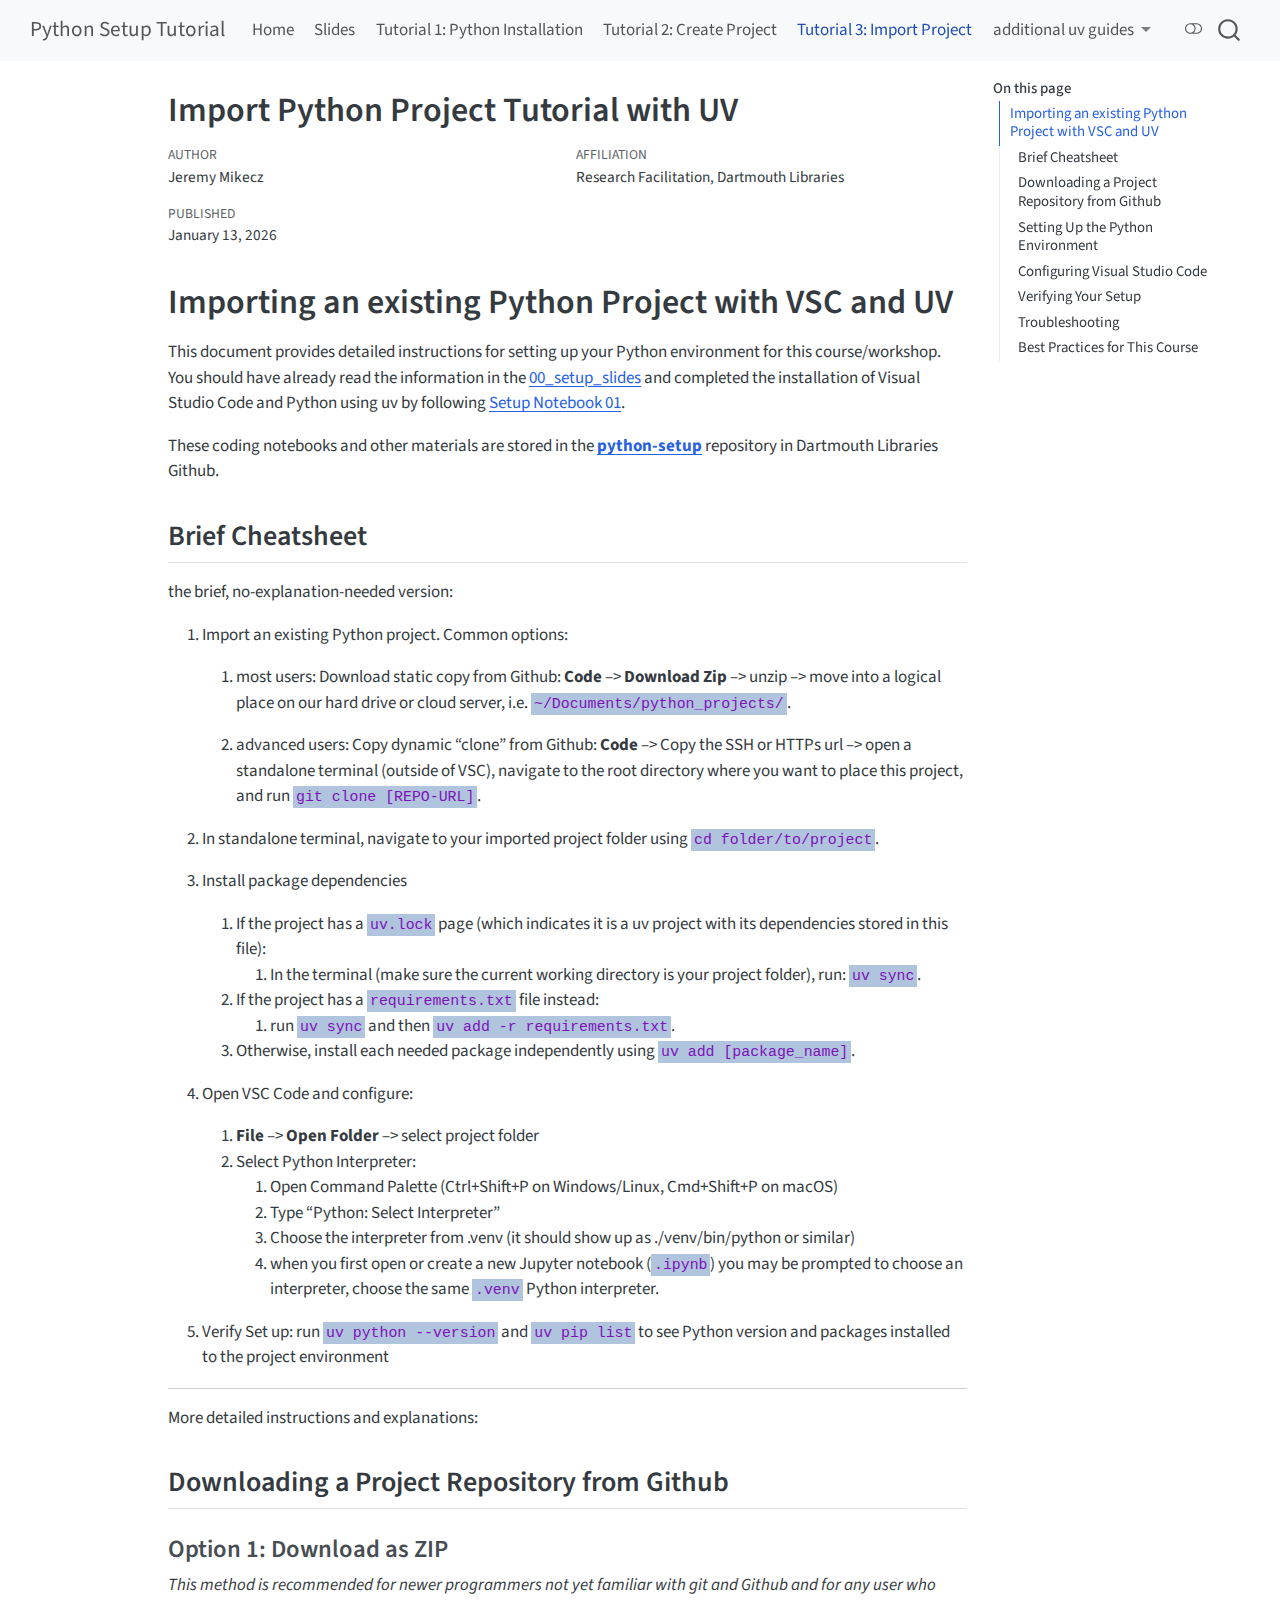
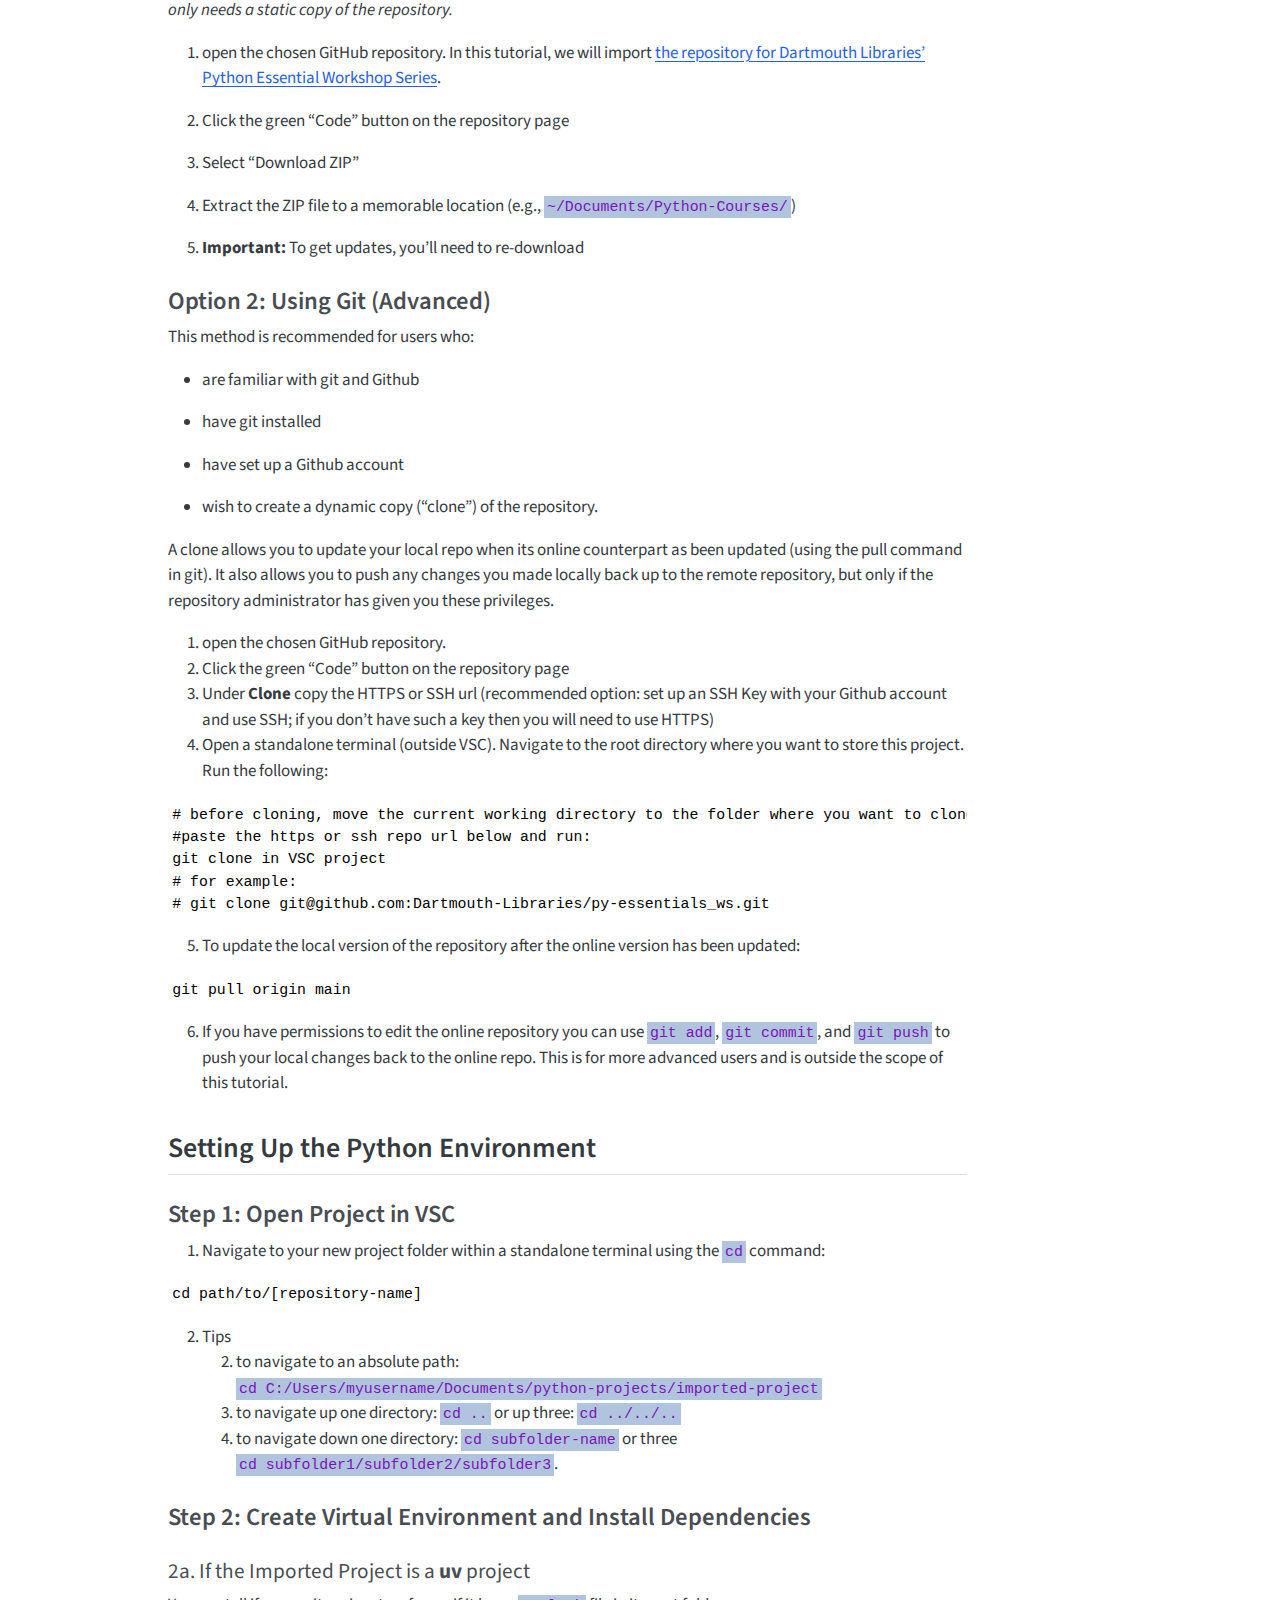
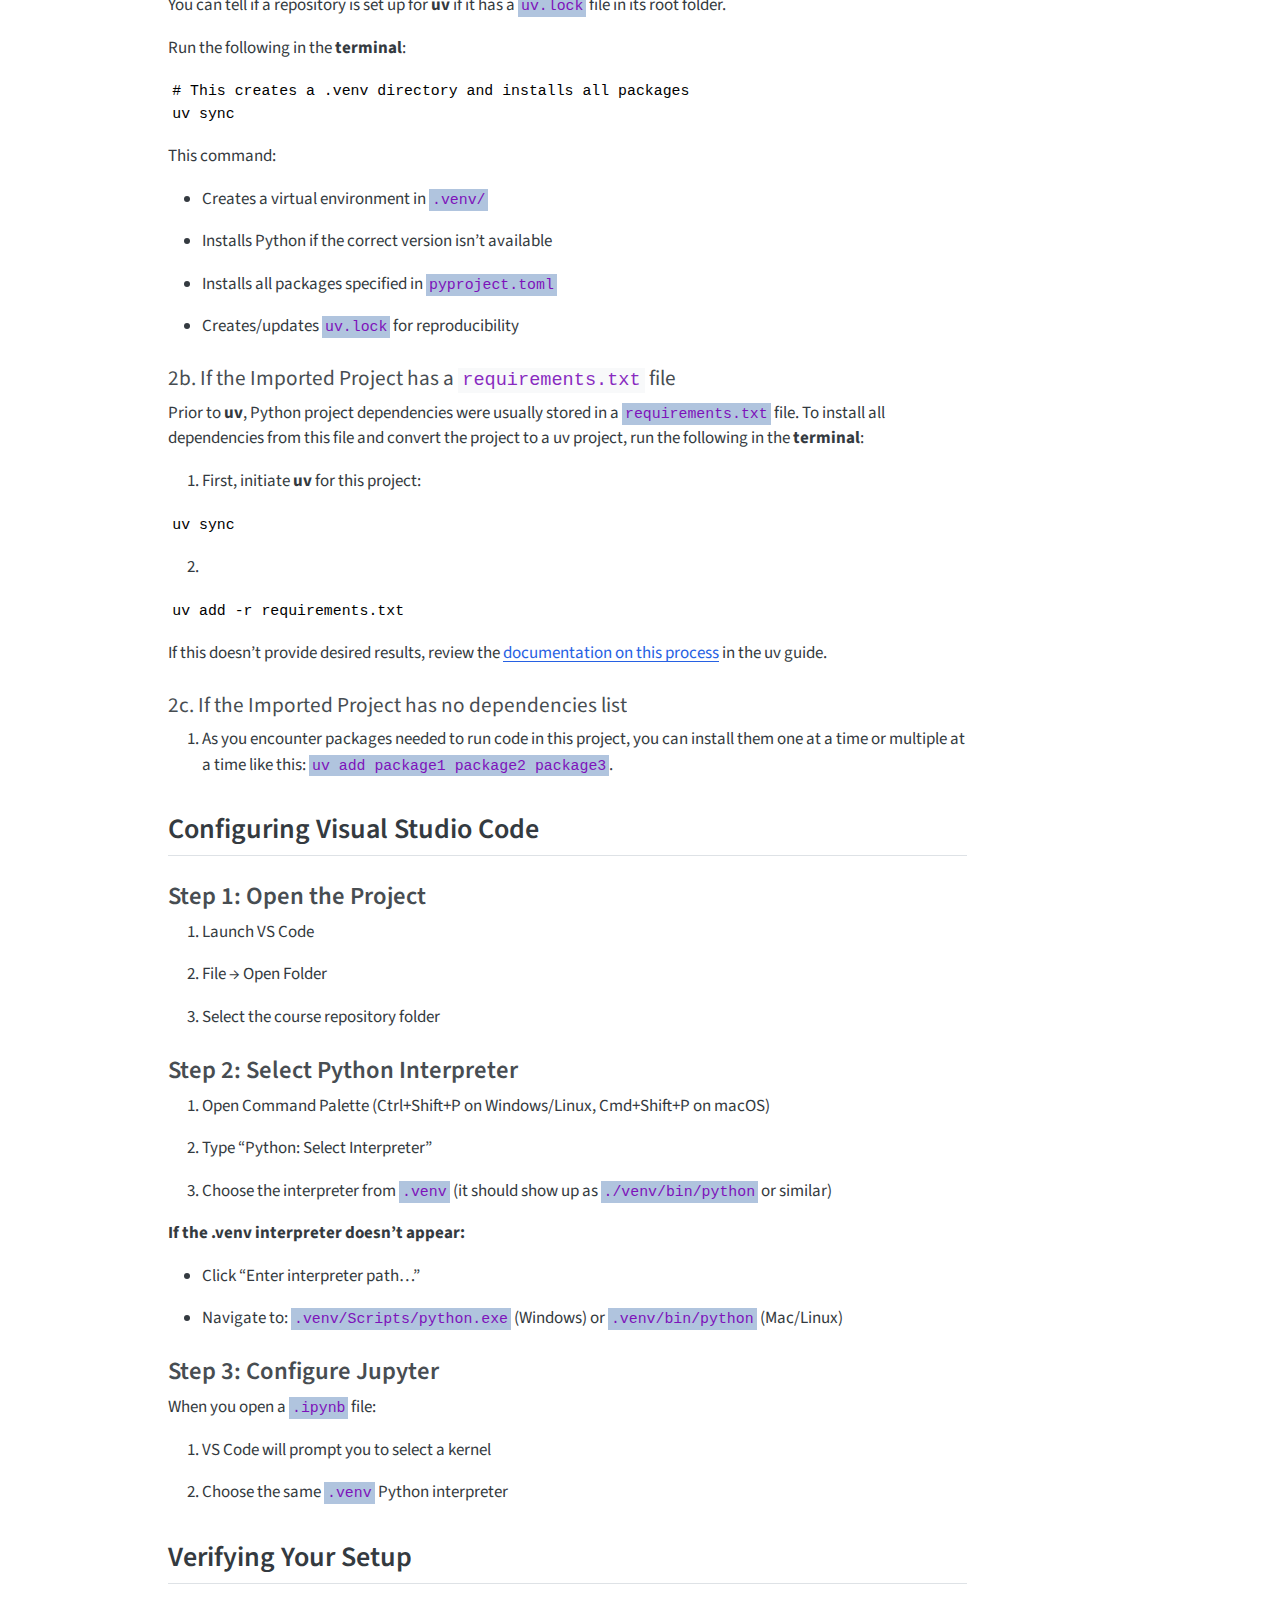
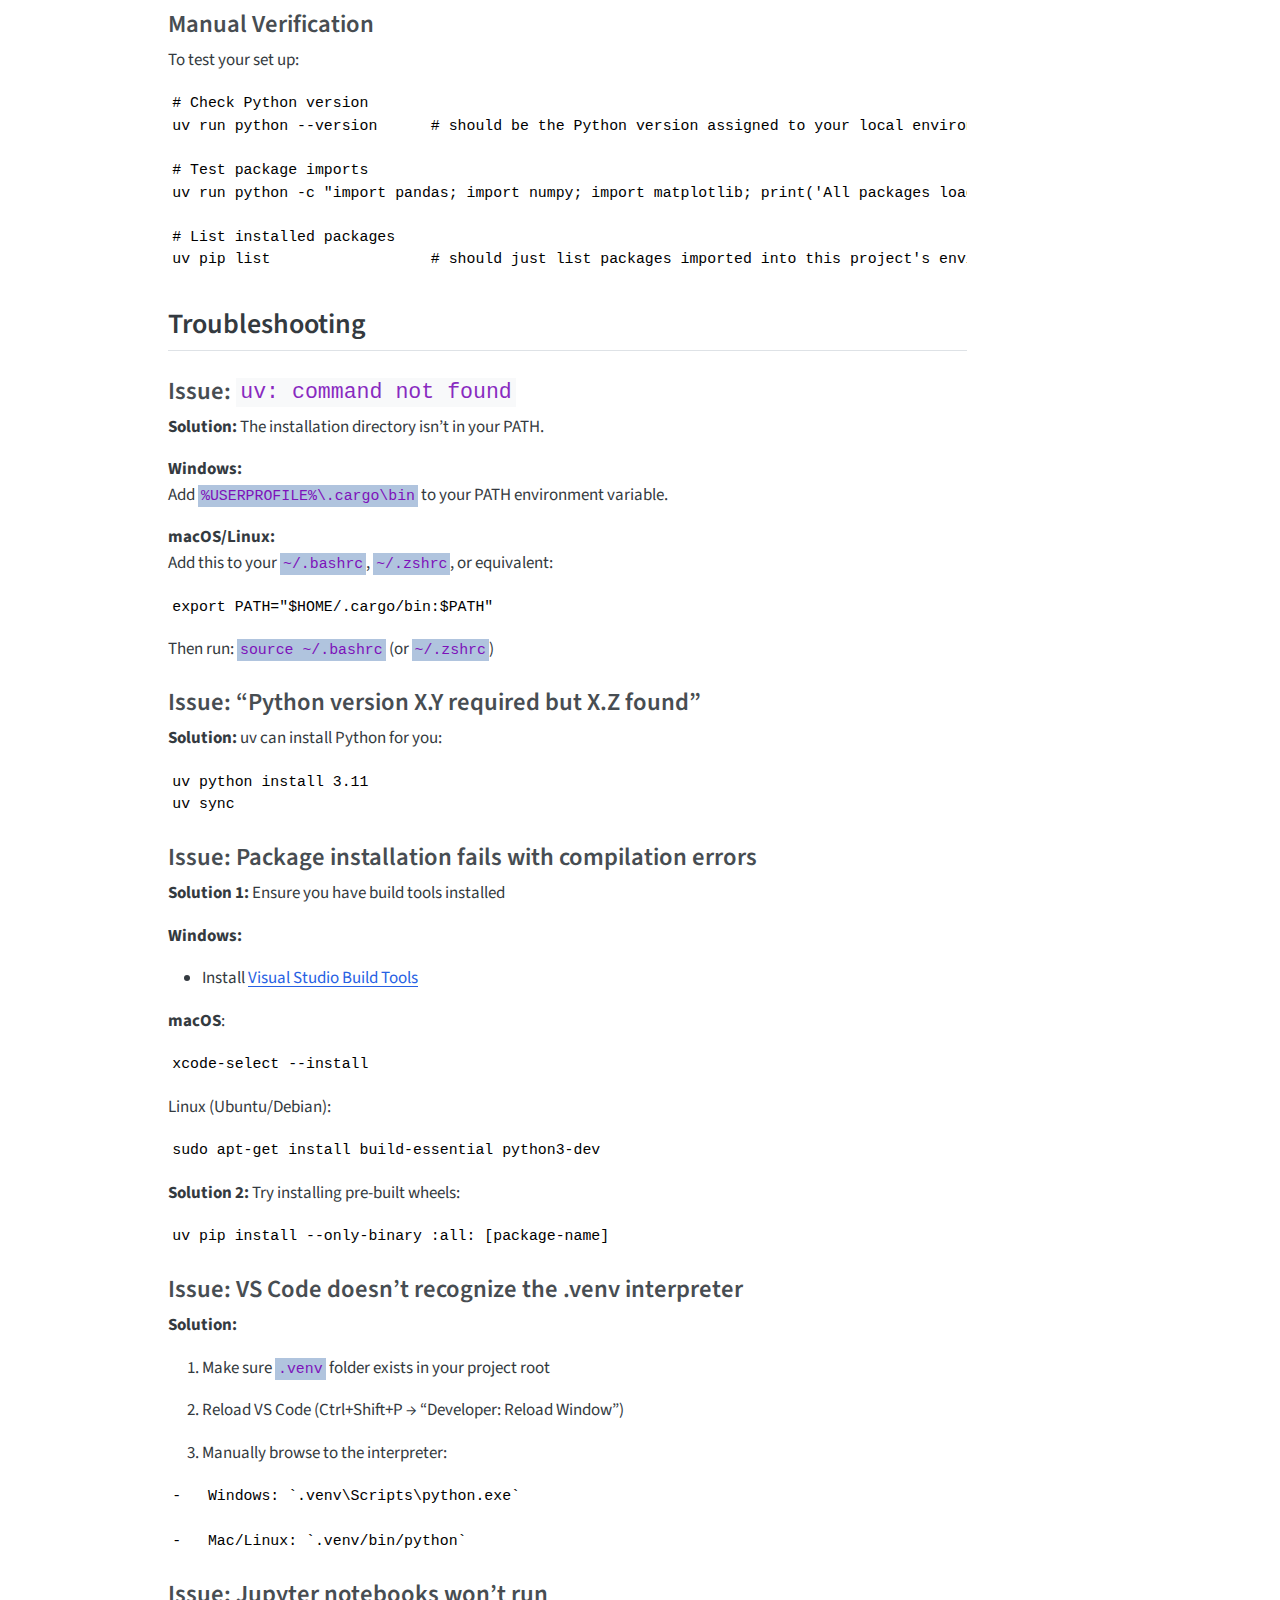
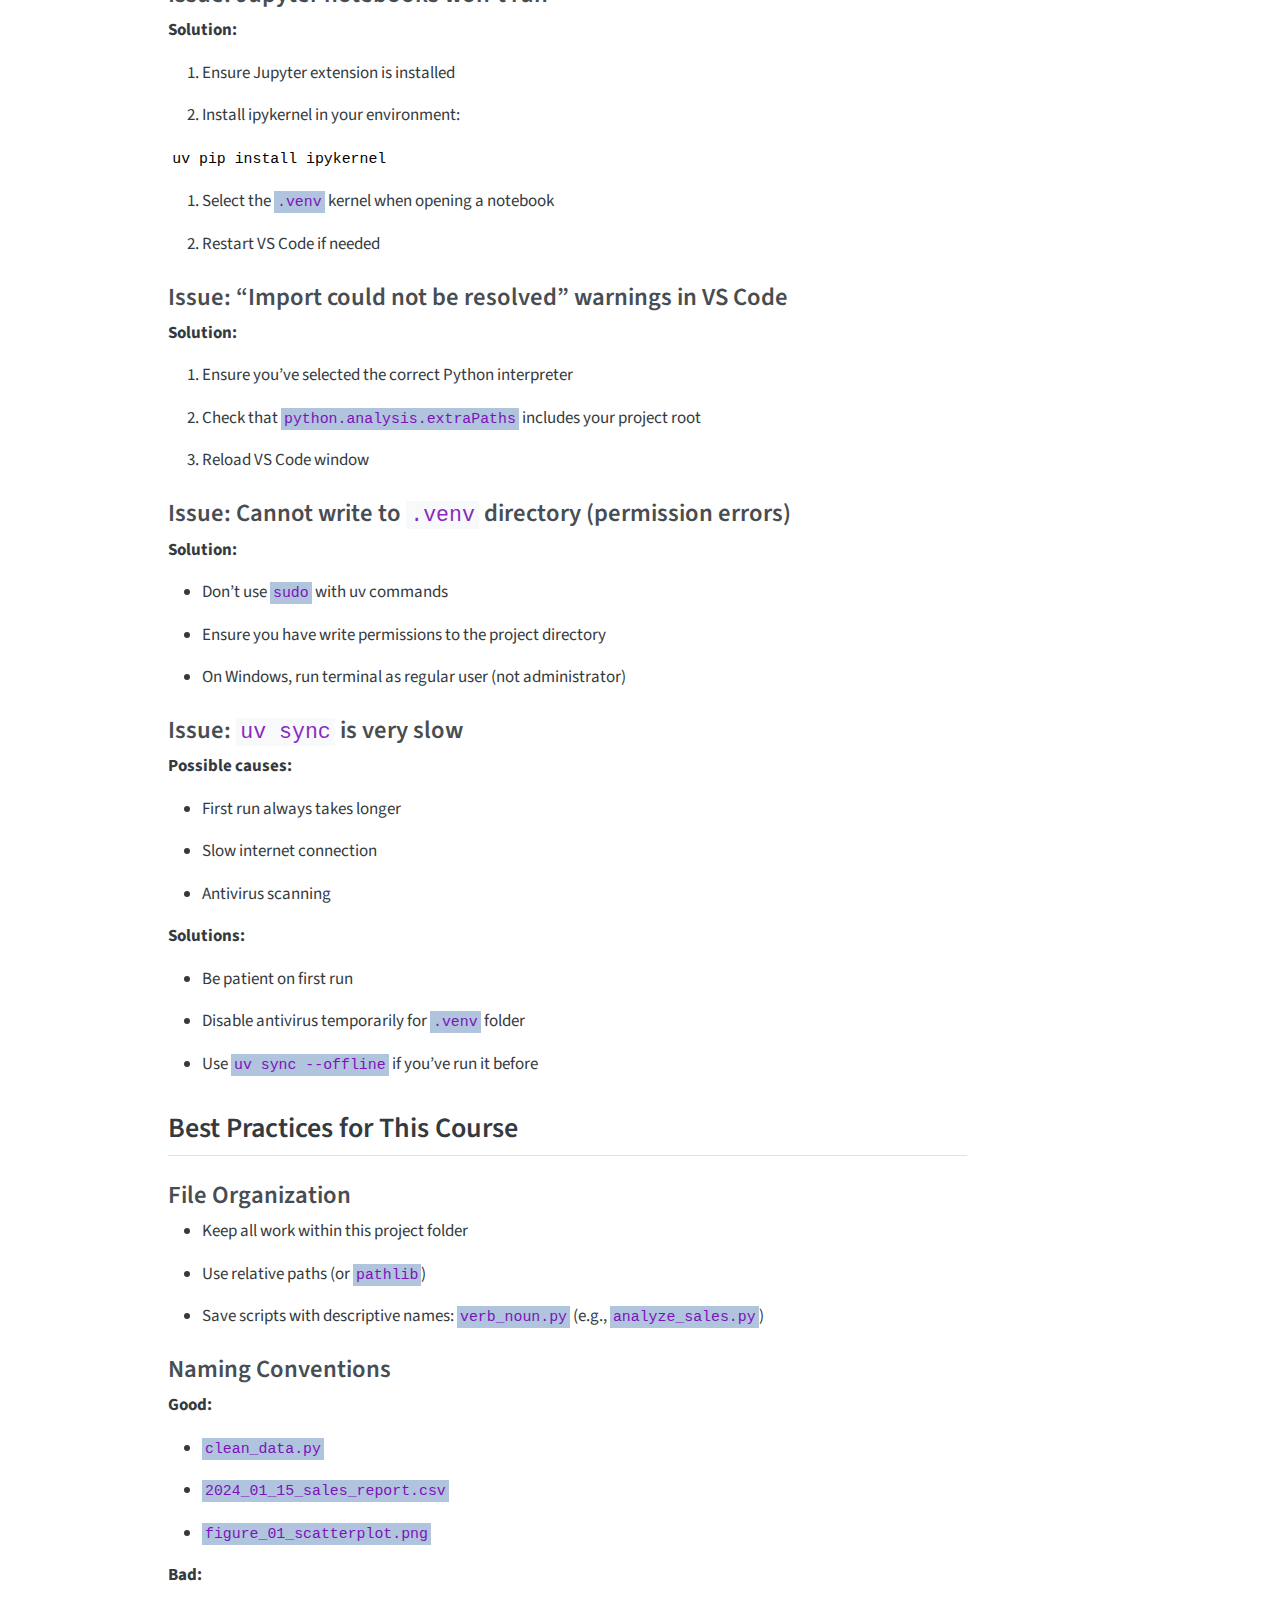
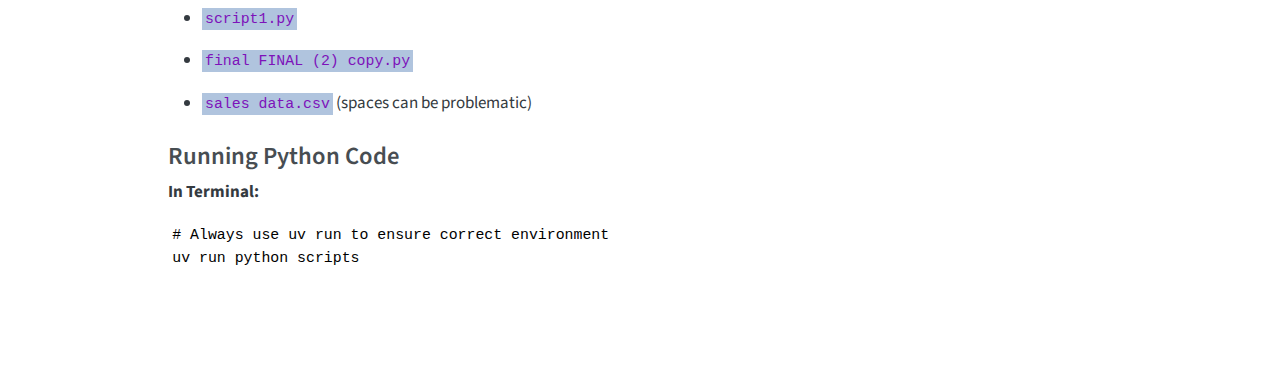
<file: setup/03_import_project.html>
<!DOCTYPE html>
<html xmlns="http://www.w3.org/1999/xhtml" lang="en" xml:lang="en"><head>

<meta charset="utf-8">
<meta name="generator" content="quarto-1.8.26">

<meta name="viewport" content="width=device-width, initial-scale=1.0, user-scalable=yes">

<meta name="author" content="Jeremy Mikecz">
<meta name="dcterms.date" content="2026-01-13">

<title>Import Python Project Tutorial with UV – Python Setup Tutorial</title>
<style>
code{white-space: pre-wrap;}
span.smallcaps{font-variant: small-caps;}
div.columns{display: flex; gap: min(4vw, 1.5em);}
div.column{flex: auto; overflow-x: auto;}
div.hanging-indent{margin-left: 1.5em; text-indent: -1.5em;}
ul.task-list{list-style: none;}
ul.task-list li input[type="checkbox"] {
  width: 0.8em;
  margin: 0 0.8em 0.2em -1em; /* quarto-specific, see https://github.com/quarto-dev/quarto-cli/issues/4556 */ 
  vertical-align: middle;
}
</style>


<script src="../site_libs/quarto-nav/quarto-nav.js"></script>
<script src="../site_libs/quarto-nav/headroom.min.js"></script>
<script src="../site_libs/clipboard/clipboard.min.js"></script>
<script src="../site_libs/quarto-search/autocomplete.umd.js"></script>
<script src="../site_libs/quarto-search/fuse.min.js"></script>
<script src="../site_libs/quarto-search/quarto-search.js"></script>
<meta name="quarto:offset" content="../">
<script src="../site_libs/quarto-html/quarto.js" type="module"></script>
<script src="../site_libs/quarto-html/tabsets/tabsets.js" type="module"></script>
<script src="../site_libs/quarto-html/axe/axe-check.js" type="module"></script>
<script src="../site_libs/quarto-html/popper.min.js"></script>
<script src="../site_libs/quarto-html/tippy.umd.min.js"></script>
<script src="../site_libs/quarto-html/anchor.min.js"></script>
<link href="../site_libs/quarto-html/tippy.css" rel="stylesheet">
<link href="../site_libs/quarto-html/quarto-syntax-highlighting-587c61ba64f3a5504c4d52d930310e48.css" rel="stylesheet" class="quarto-color-scheme" id="quarto-text-highlighting-styles">
<link href="../site_libs/quarto-html/quarto-syntax-highlighting-dark-b758ccaa5987ceb1b75504551e579abf.css" rel="stylesheet" class="quarto-color-scheme quarto-color-alternate" id="quarto-text-highlighting-styles">
<link href="../site_libs/quarto-html/quarto-syntax-highlighting-587c61ba64f3a5504c4d52d930310e48.css" rel="stylesheet" class="quarto-color-scheme-extra" id="quarto-text-highlighting-styles">
<script src="../site_libs/bootstrap/bootstrap.min.js"></script>
<link href="../site_libs/bootstrap/bootstrap-icons.css" rel="stylesheet">
<link href="../site_libs/bootstrap/bootstrap-2bd6d2201a9bbb8aad953e1d81442975.min.css" rel="stylesheet" append-hash="true" class="quarto-color-scheme" id="quarto-bootstrap" data-mode="light">
<link href="../site_libs/bootstrap/bootstrap-dark-24772959a0e306aba8d7698078628ce7.min.css" rel="stylesheet" append-hash="true" class="quarto-color-scheme quarto-color-alternate" id="quarto-bootstrap" data-mode="dark">
<link href="../site_libs/bootstrap/bootstrap-2bd6d2201a9bbb8aad953e1d81442975.min.css" rel="stylesheet" append-hash="true" class="quarto-color-scheme-extra" id="quarto-bootstrap" data-mode="light">
<script id="quarto-search-options" type="application/json">{
  "location": "navbar",
  "copy-button": false,
  "collapse-after": 3,
  "panel-placement": "end",
  "type": "overlay",
  "limit": 50,
  "keyboard-shortcut": [
    "f",
    "/",
    "s"
  ],
  "show-item-context": false,
  "language": {
    "search-no-results-text": "No results",
    "search-matching-documents-text": "matching documents",
    "search-copy-link-title": "Copy link to search",
    "search-hide-matches-text": "Hide additional matches",
    "search-more-match-text": "more match in this document",
    "search-more-matches-text": "more matches in this document",
    "search-clear-button-title": "Clear",
    "search-text-placeholder": "",
    "search-detached-cancel-button-title": "Cancel",
    "search-submit-button-title": "Submit",
    "search-label": "Search"
  }
}</script>


</head>

<body class="nav-fixed quarto-light"><script id="quarto-html-before-body" type="application/javascript">
    const toggleBodyColorMode = (bsSheetEl) => {
      const mode = bsSheetEl.getAttribute("data-mode");
      const bodyEl = window.document.querySelector("body");
      if (mode === "dark") {
        bodyEl.classList.add("quarto-dark");
        bodyEl.classList.remove("quarto-light");
      } else {
        bodyEl.classList.add("quarto-light");
        bodyEl.classList.remove("quarto-dark");
      }
    }
    const toggleBodyColorPrimary = () => {
      const bsSheetEl = window.document.querySelector("link#quarto-bootstrap:not([rel=disabled-stylesheet])");
      if (bsSheetEl) {
        toggleBodyColorMode(bsSheetEl);
      }
    }
    const setColorSchemeToggle = (alternate) => {
      const toggles = window.document.querySelectorAll('.quarto-color-scheme-toggle');
      for (let i=0; i < toggles.length; i++) {
        const toggle = toggles[i];
        if (toggle) {
          if (alternate) {
            toggle.classList.add("alternate");
          } else {
            toggle.classList.remove("alternate");
          }
        }
      }
    };
    const toggleColorMode = (alternate) => {
      // Switch the stylesheets
      const primaryStylesheets = window.document.querySelectorAll('link.quarto-color-scheme:not(.quarto-color-alternate)');
      const alternateStylesheets = window.document.querySelectorAll('link.quarto-color-scheme.quarto-color-alternate');
      manageTransitions('#quarto-margin-sidebar .nav-link', false);
      if (alternate) {
        // note: dark is layered on light, we don't disable primary!
        enableStylesheet(alternateStylesheets);
        for (const sheetNode of alternateStylesheets) {
          if (sheetNode.id === "quarto-bootstrap") {
            toggleBodyColorMode(sheetNode);
          }
        }
      } else {
        disableStylesheet(alternateStylesheets);
        enableStylesheet(primaryStylesheets)
        toggleBodyColorPrimary();
      }
      manageTransitions('#quarto-margin-sidebar .nav-link', true);
      // Switch the toggles
      setColorSchemeToggle(alternate)
      // Hack to workaround the fact that safari doesn't
      // properly recolor the scrollbar when toggling (#1455)
      if (navigator.userAgent.indexOf('Safari') > 0 && navigator.userAgent.indexOf('Chrome') == -1) {
        manageTransitions("body", false);
        window.scrollTo(0, 1);
        setTimeout(() => {
          window.scrollTo(0, 0);
          manageTransitions("body", true);
        }, 40);
      }
    }
    const disableStylesheet = (stylesheets) => {
      for (let i=0; i < stylesheets.length; i++) {
        const stylesheet = stylesheets[i];
        stylesheet.rel = 'disabled-stylesheet';
      }
    }
    const enableStylesheet = (stylesheets) => {
      for (let i=0; i < stylesheets.length; i++) {
        const stylesheet = stylesheets[i];
        if(stylesheet.rel !== 'stylesheet') { // for Chrome, which will still FOUC without this check
          stylesheet.rel = 'stylesheet';
        }
      }
    }
    const manageTransitions = (selector, allowTransitions) => {
      const els = window.document.querySelectorAll(selector);
      for (let i=0; i < els.length; i++) {
        const el = els[i];
        if (allowTransitions) {
          el.classList.remove('notransition');
        } else {
          el.classList.add('notransition');
        }
      }
    }
    const isFileUrl = () => {
      return window.location.protocol === 'file:';
    }
    const hasAlternateSentinel = () => {
      let styleSentinel = getColorSchemeSentinel();
      if (styleSentinel !== null) {
        return styleSentinel === "alternate";
      } else {
        return false;
      }
    }
    const setStyleSentinel = (alternate) => {
      const value = alternate ? "alternate" : "default";
      if (!isFileUrl()) {
        window.localStorage.setItem("quarto-color-scheme", value);
      } else {
        localAlternateSentinel = value;
      }
    }
    const getColorSchemeSentinel = () => {
      if (!isFileUrl()) {
        const storageValue = window.localStorage.getItem("quarto-color-scheme");
        return storageValue != null ? storageValue : localAlternateSentinel;
      } else {
        return localAlternateSentinel;
      }
    }
    const toggleGiscusIfUsed = (isAlternate, darkModeDefault) => {
      const baseTheme = document.querySelector('#giscus-base-theme')?.value ?? 'light';
      const alternateTheme = document.querySelector('#giscus-alt-theme')?.value ?? 'dark';
      let newTheme = '';
      if(authorPrefersDark) {
        newTheme = isAlternate ? baseTheme : alternateTheme;
      } else {
        newTheme = isAlternate ? alternateTheme : baseTheme;
      }
      const changeGiscusTheme = () => {
        // From: https://github.com/giscus/giscus/issues/336
        const sendMessage = (message) => {
          const iframe = document.querySelector('iframe.giscus-frame');
          if (!iframe) return;
          iframe.contentWindow.postMessage({ giscus: message }, 'https://giscus.app');
        }
        sendMessage({
          setConfig: {
            theme: newTheme
          }
        });
      }
      const isGiscussLoaded = window.document.querySelector('iframe.giscus-frame') !== null;
      if (isGiscussLoaded) {
        changeGiscusTheme();
      }
    };
    const authorPrefersDark = false;
    const darkModeDefault = authorPrefersDark;
      document.querySelector('link#quarto-text-highlighting-styles.quarto-color-scheme-extra').rel = 'disabled-stylesheet';
      document.querySelector('link#quarto-bootstrap.quarto-color-scheme-extra').rel = 'disabled-stylesheet';
    let localAlternateSentinel = darkModeDefault ? 'alternate' : 'default';
    // Dark / light mode switch
    window.quartoToggleColorScheme = () => {
      // Read the current dark / light value
      let toAlternate = !hasAlternateSentinel();
      toggleColorMode(toAlternate);
      setStyleSentinel(toAlternate);
      toggleGiscusIfUsed(toAlternate, darkModeDefault);
      window.dispatchEvent(new Event('resize'));
    };
    // Switch to dark mode if need be
    if (hasAlternateSentinel()) {
      toggleColorMode(true);
    } else {
      toggleColorMode(false);
    }
  </script>

<div id="quarto-search-results"></div>
  <header id="quarto-header" class="headroom fixed-top">
    <nav class="navbar navbar-expand-lg " data-bs-theme="dark">
      <div class="navbar-container container-fluid">
      <div class="navbar-brand-container mx-auto">
    <a class="navbar-brand" href="../index.html">
    <span class="navbar-title">Python Setup Tutorial</span>
    </a>
  </div>
            <div id="quarto-search" class="" title="Search"></div>
          <button class="navbar-toggler" type="button" data-bs-toggle="collapse" data-bs-target="#navbarCollapse" aria-controls="navbarCollapse" role="menu" aria-expanded="false" aria-label="Toggle navigation" onclick="if (window.quartoToggleHeadroom) { window.quartoToggleHeadroom(); }">
  <span class="navbar-toggler-icon"></span>
</button>
          <div class="collapse navbar-collapse" id="navbarCollapse">
            <ul class="navbar-nav navbar-nav-scroll me-auto">
  <li class="nav-item">
    <a class="nav-link" href="../index.html"> 
<span class="menu-text">Home</span></a>
  </li>  
  <li class="nav-item">
    <a class="nav-link" href="../setup/00_setup_slides.html"> 
<span class="menu-text">Slides</span></a>
  </li>  
  <li class="nav-item">
    <a class="nav-link" href="../setup/01_python_setup.html"> 
<span class="menu-text">Tutorial 1: Python Installation</span></a>
  </li>  
  <li class="nav-item">
    <a class="nav-link" href="../setup/02_create_project_from_scratch.html"> 
<span class="menu-text">Tutorial 2: Create Project</span></a>
  </li>  
  <li class="nav-item">
    <a class="nav-link active" href="../setup/03_import_project.html" aria-current="page"> 
<span class="menu-text">Tutorial 3: Import Project</span></a>
  </li>  
  <li class="nav-item dropdown ">
    <a class="nav-link dropdown-toggle" href="#" id="nav-menu-additional-uv-guides" role="link" data-bs-toggle="dropdown" aria-expanded="false">
 <span class="menu-text">additional uv guides</span>
    </a>
    <ul class="dropdown-menu" aria-labelledby="nav-menu-additional-uv-guides">    
        <li class="dropdown-header">uv cheatsheet</li>
        <li>
    <a class="dropdown-item" href="../setup/uv_cheatsheet.html">
 <span class="dropdown-text">UV Installation and Setup Cheatsheet</span></a>
  </li>  
        <li class="dropdown-header">detailed uv guide</li>
        <li>
    <a class="dropdown-item" href="../setup/uv_detailed_instructions.html">
 <span class="dropdown-text">Complete UV Tutorial: Python Development with UV and VS Code</span></a>
  </li>  
    </ul>
  </li>
</ul>
          </div> <!-- /navcollapse -->
            <div class="quarto-navbar-tools">
  <a href="" class="quarto-color-scheme-toggle quarto-navigation-tool  px-1" onclick="window.quartoToggleColorScheme(); return false;" title="Toggle dark mode"><i class="bi"></i></a>
</div>
      </div> <!-- /container-fluid -->
    </nav>
</header>
<!-- content -->
<div id="quarto-content" class="quarto-container page-columns page-rows-contents page-layout-article page-navbar">
<!-- sidebar -->
<!-- margin-sidebar -->
    <div id="quarto-margin-sidebar" class="sidebar margin-sidebar">
        <nav id="TOC" role="doc-toc" class="toc-active">
    <h2 id="toc-title">On this page</h2>
   
  <ul>
  <li><a href="#importing-an-existing-python-project-with-vsc-and-uv" id="toc-importing-an-existing-python-project-with-vsc-and-uv" class="nav-link active" data-scroll-target="#importing-an-existing-python-project-with-vsc-and-uv">Importing an existing Python Project with VSC and UV</a>
  <ul class="collapse">
  <li><a href="#brief-cheatsheet" id="toc-brief-cheatsheet" class="nav-link" data-scroll-target="#brief-cheatsheet">Brief Cheatsheet</a></li>
  <li><a href="#downloading-a-project-repository-from-github" id="toc-downloading-a-project-repository-from-github" class="nav-link" data-scroll-target="#downloading-a-project-repository-from-github">Downloading a Project Repository from Github</a>
  <ul class="collapse">
  <li><a href="#option-1-download-as-zip" id="toc-option-1-download-as-zip" class="nav-link" data-scroll-target="#option-1-download-as-zip">Option 1: Download as ZIP</a></li>
  <li><a href="#option-2-using-git-advanced" id="toc-option-2-using-git-advanced" class="nav-link" data-scroll-target="#option-2-using-git-advanced">Option 2: Using Git (Advanced)</a></li>
  </ul></li>
  <li><a href="#setting-up-the-python-environment" id="toc-setting-up-the-python-environment" class="nav-link" data-scroll-target="#setting-up-the-python-environment">Setting Up the Python Environment</a>
  <ul class="collapse">
  <li><a href="#step-1-open-project-in-vsc" id="toc-step-1-open-project-in-vsc" class="nav-link" data-scroll-target="#step-1-open-project-in-vsc">Step 1: Open Project in VSC</a></li>
  <li><a href="#step-2-create-virtual-environment-and-install-dependencies" id="toc-step-2-create-virtual-environment-and-install-dependencies" class="nav-link" data-scroll-target="#step-2-create-virtual-environment-and-install-dependencies">Step 2: Create Virtual Environment and Install Dependencies</a></li>
  </ul></li>
  <li><a href="#configuring-visual-studio-code" id="toc-configuring-visual-studio-code" class="nav-link" data-scroll-target="#configuring-visual-studio-code">Configuring Visual Studio Code</a>
  <ul class="collapse">
  <li><a href="#step-1-open-the-project" id="toc-step-1-open-the-project" class="nav-link" data-scroll-target="#step-1-open-the-project">Step 1: Open the Project</a></li>
  <li><a href="#step-2-select-python-interpreter" id="toc-step-2-select-python-interpreter" class="nav-link" data-scroll-target="#step-2-select-python-interpreter">Step 2: Select Python Interpreter</a></li>
  <li><a href="#step-3-configure-jupyter" id="toc-step-3-configure-jupyter" class="nav-link" data-scroll-target="#step-3-configure-jupyter">Step 3: Configure Jupyter</a></li>
  </ul></li>
  <li><a href="#verifying-your-setup" id="toc-verifying-your-setup" class="nav-link" data-scroll-target="#verifying-your-setup">Verifying Your Setup</a>
  <ul class="collapse">
  <li><a href="#manual-verification" id="toc-manual-verification" class="nav-link" data-scroll-target="#manual-verification">Manual Verification</a></li>
  </ul></li>
  <li><a href="#troubleshooting" id="toc-troubleshooting" class="nav-link" data-scroll-target="#troubleshooting">Troubleshooting</a>
  <ul class="collapse">
  <li><a href="#issue-uv-command-not-found" id="toc-issue-uv-command-not-found" class="nav-link" data-scroll-target="#issue-uv-command-not-found">Issue: <code>uv: command not found</code></a></li>
  <li><a href="#issue-python-version-x.y-required-but-x.z-found" id="toc-issue-python-version-x.y-required-but-x.z-found" class="nav-link" data-scroll-target="#issue-python-version-x.y-required-but-x.z-found">Issue: “Python version X.Y required but X.Z found”</a></li>
  <li><a href="#issue-package-installation-fails-with-compilation-errors" id="toc-issue-package-installation-fails-with-compilation-errors" class="nav-link" data-scroll-target="#issue-package-installation-fails-with-compilation-errors">Issue: Package installation fails with compilation errors</a></li>
  <li><a href="#issue-vs-code-doesnt-recognize-the-.venv-interpreter" id="toc-issue-vs-code-doesnt-recognize-the-.venv-interpreter" class="nav-link" data-scroll-target="#issue-vs-code-doesnt-recognize-the-.venv-interpreter">Issue: VS Code doesn’t recognize the .venv interpreter</a></li>
  <li><a href="#issue-jupyter-notebooks-wont-run" id="toc-issue-jupyter-notebooks-wont-run" class="nav-link" data-scroll-target="#issue-jupyter-notebooks-wont-run">Issue: Jupyter notebooks won’t run</a></li>
  <li><a href="#issue-import-could-not-be-resolved-warnings-in-vs-code" id="toc-issue-import-could-not-be-resolved-warnings-in-vs-code" class="nav-link" data-scroll-target="#issue-import-could-not-be-resolved-warnings-in-vs-code">Issue: “Import could not be resolved” warnings in VS Code</a></li>
  <li><a href="#issue-cannot-write-to-.venv-directory-permission-errors" id="toc-issue-cannot-write-to-.venv-directory-permission-errors" class="nav-link" data-scroll-target="#issue-cannot-write-to-.venv-directory-permission-errors">Issue: Cannot write to <code>.venv</code> directory (permission errors)</a></li>
  <li><a href="#issue-uv-sync-is-very-slow" id="toc-issue-uv-sync-is-very-slow" class="nav-link" data-scroll-target="#issue-uv-sync-is-very-slow">Issue: <code>uv sync</code> is very slow</a></li>
  </ul></li>
  <li><a href="#best-practices-for-this-course" id="toc-best-practices-for-this-course" class="nav-link" data-scroll-target="#best-practices-for-this-course">Best Practices for This Course</a>
  <ul class="collapse">
  <li><a href="#file-organization" id="toc-file-organization" class="nav-link" data-scroll-target="#file-organization">File Organization</a></li>
  <li><a href="#naming-conventions" id="toc-naming-conventions" class="nav-link" data-scroll-target="#naming-conventions">Naming Conventions</a></li>
  <li><a href="#running-python-code" id="toc-running-python-code" class="nav-link" data-scroll-target="#running-python-code">Running Python Code</a></li>
  </ul></li>
  </ul></li>
  </ul>
</nav>
    </div>
<!-- main -->
<main class="content" id="quarto-document-content">


<header id="title-block-header" class="quarto-title-block default">
<div class="quarto-title">
<h1 class="title">Import Python Project Tutorial with UV</h1>
</div>


<div class="quarto-title-meta-author">
  <div class="quarto-title-meta-heading">Author</div>
  <div class="quarto-title-meta-heading">Affiliation</div>
  
    <div class="quarto-title-meta-contents">
    <p class="author">Jeremy Mikecz </p>
  </div>
  <div class="quarto-title-meta-contents">
        <p class="affiliation">
            Research Facilitation, Dartmouth Libraries
          </p>
      </div>
  </div>

<div class="quarto-title-meta">

      
    <div>
    <div class="quarto-title-meta-heading">Published</div>
    <div class="quarto-title-meta-contents">
      <p class="date">January 13, 2026</p>
    </div>
  </div>
  
    
  </div>
  


</header>


<section id="importing-an-existing-python-project-with-vsc-and-uv" class="level1">
<h1>Importing an existing Python Project with VSC and UV</h1>
<p>This document provides detailed instructions for setting up your Python environment for this course/workshop. You should have already read the information in the <a href="00_setup-slides.html">00_setup_slides</a> and completed the installation of Visual Studio Code and Python using uv by following <a href="../setup/01_python_setup.html">Setup Notebook 01</a>.</p>
<p>These coding notebooks and other materials are stored in the <a href="https://github.com/Dartmouth-Libraries/python-setup"><strong>python-setup</strong></a> repository in Dartmouth Libraries Github.</p>
<section id="brief-cheatsheet" class="level2">
<h2 class="anchored" data-anchor-id="brief-cheatsheet">Brief Cheatsheet</h2>
<p>the brief, no-explanation-needed version:</p>
<ol type="1">
<li><p>Import an existing Python project. Common options:</p>
<ol type="1">
<li><p>most users: Download static copy from Github: <strong>Code</strong> –&gt; <strong>Download Zip</strong> –&gt; unzip –&gt; move into a logical place on our hard drive or cloud server, i.e.&nbsp;<code>~/Documents/python_projects/</code>.</p></li>
<li><p>advanced users: Copy dynamic “clone” from Github: <strong>Code</strong> –&gt; Copy the SSH or HTTPs url –&gt; open a standalone terminal (outside of VSC), navigate to the root directory where you want to place this project, and run <code>git clone [REPO-URL]</code>.</p></li>
</ol></li>
<li><p>In standalone terminal, navigate to your imported project folder using <code>cd folder/to/project</code>.</p></li>
<li><p>Install package dependencies</p>
<ol type="1">
<li>If the project has a <code>uv.lock</code> page (which indicates it is a uv project with its dependencies stored in this file):
<ol type="1">
<li>In the terminal (make sure the current working directory is your project folder), run: <code>uv sync</code>.</li>
</ol></li>
<li>If the project has a <code>requirements.txt</code> file instead:
<ol type="1">
<li>run <code>uv sync</code> and then <code>uv add -r requirements.txt</code>.</li>
</ol></li>
<li>Otherwise, install each needed package independently using <code>uv add [package_name]</code>.</li>
</ol></li>
<li><p>Open VSC Code and configure:</p>
<ol type="1">
<li><strong>File</strong> –&gt; <strong>Open Folder</strong> –&gt; select project folder</li>
<li>Select Python Interpreter:
<ol type="1">
<li>Open Command Palette (Ctrl+Shift+P on Windows/Linux, Cmd+Shift+P on macOS)</li>
<li>Type “Python: Select Interpreter”</li>
<li>Choose the interpreter from .venv (it should show up as ./venv/bin/python or similar)</li>
<li>when you first open or create a new Jupyter notebook (<code>.ipynb</code>) you may be prompted to choose an interpreter, choose the same <code>.venv</code> Python interpreter.</li>
</ol></li>
</ol></li>
<li><p>Verify Set up: run <code>uv python --version</code> and <code>uv pip list</code> to see Python version and packages installed to the project environment</p></li>
</ol>
<hr>
<p>More detailed instructions and explanations:</p>
</section>
<section id="downloading-a-project-repository-from-github" class="level2">
<h2 class="anchored" data-anchor-id="downloading-a-project-repository-from-github">Downloading a Project Repository from Github</h2>
<section id="option-1-download-as-zip" class="level3">
<h3 class="anchored" data-anchor-id="option-1-download-as-zip">Option 1: Download as ZIP</h3>
<p><em>This method is recommended for newer programmers not yet familiar with git and Github and for any user who only needs a static copy of the repository.</em></p>
<ol type="1">
<li><p>open the chosen GitHub repository. In this tutorial, we will import <a href="https://github.com/Dartmouth-Libraries/py-essentials_ws">the repository for Dartmouth Libraries’ Python Essential Workshop Series</a>.<!--Mrinank Bhowmick's ["Python Beginner Project"](https://github.com/Mrinank-Bhowmick/python-beginner-projects/tree/main#) repository. --><!--[the Github repository that supplements](https://github.com/DataScienceUB/introduction-datascience-python-book/tree/master) the book, Igual and Seguí, *Introduction to Data Science* (Springer, 2017).--></p></li>
<li><p>Click the green “Code” button on the repository page</p></li>
<li><p>Select “Download ZIP”</p></li>
<li><p>Extract the ZIP file to a memorable location (e.g., <code>~/Documents/Python-Courses/</code>)</p></li>
<li><p><strong>Important:</strong> To get updates, you’ll need to re-download</p></li>
</ol>
</section>
<section id="option-2-using-git-advanced" class="level3">
<h3 class="anchored" data-anchor-id="option-2-using-git-advanced">Option 2: Using Git (Advanced)</h3>
<p>This method is recommended for users who:</p>
<ul>
<li><p>are familiar with git and Github</p></li>
<li><p>have git installed</p></li>
<li><p>have set up a Github account</p></li>
<li><p>wish to create a dynamic copy (“clone”) of the repository.</p></li>
</ul>
<p>A clone allows you to update your local repo when its online counterpart as been updated (using the pull command in git). It also allows you to push any changes you made locally back up to the remote repository, but only if the repository administrator has given you these privileges.</p>
<ol type="1">
<li>open the chosen GitHub repository.</li>
<li>Click the green “Code” button on the repository page</li>
<li>Under <strong>Clone</strong> copy the HTTPS or SSH url (recommended option: set up an SSH Key with your Github account and use SSH; if you don’t have such a key then you will need to use HTTPS)</li>
<li>Open a standalone terminal (outside VSC). Navigate to the root directory where you want to store this project. Run the following:</li>
</ol>
<pre class="{terminal}"><code># before cloning, move the current working directory to the folder where you want to clone this project
#paste the https or ssh repo url below and run:
git clone in VSC project
# for example:
# git clone git@github.com:Dartmouth-Libraries/py-essentials_ws.git</code></pre>
<ol start="5" type="1">
<li>To update the local version of the repository after the online version has been updated:</li>
</ol>
<pre class="{terminal}"><code>git pull origin main</code></pre>
<ol start="6" type="1">
<li>If you have permissions to edit the online repository you can use <code>git add</code>, <code>git commit</code>, and <code>git push</code> to push your local changes back to the online repo. This is for more advanced users and is outside the scope of this tutorial.</li>
</ol>
</section>
</section>
<section id="setting-up-the-python-environment" class="level2">
<h2 class="anchored" data-anchor-id="setting-up-the-python-environment">Setting Up the Python Environment</h2>
<section id="step-1-open-project-in-vsc" class="level3">
<h3 class="anchored" data-anchor-id="step-1-open-project-in-vsc">Step 1: Open Project in VSC</h3>
<ol type="1">
<li>Navigate to your new project folder within a standalone terminal using the <code>cd</code> command:</li>
</ol>
<pre class="{terminal}"><code>cd path/to/[repository-name]</code></pre>
<ol start="2" type="1">
<li>Tips
<ol start="2" type="1">
<li>to navigate to an absolute path: <code>cd C:/Users/myusername/Documents/python-projects/imported-project</code></li>
<li>to navigate up one directory: <code>cd ..</code> or up three: <code>cd ../../..</code></li>
<li>to navigate down one directory: <code>cd subfolder-name</code> or three <code>cd subfolder1/subfolder2/subfolder3</code>.</li>
</ol></li>
</ol>
</section>
<section id="step-2-create-virtual-environment-and-install-dependencies" class="level3">
<h3 class="anchored" data-anchor-id="step-2-create-virtual-environment-and-install-dependencies">Step 2: Create Virtual Environment and Install Dependencies</h3>
<section id="a.-if-the-imported-project-is-a-uv-project" class="level4">
<h4 class="anchored" data-anchor-id="a.-if-the-imported-project-is-a-uv-project">2a. If the Imported Project is a <strong>uv</strong> project</h4>
<p>You can tell if a repository is set up for <strong>uv</strong> if it has a <code>uv.lock</code> file in its root folder.</p>
<p>Run the following in the <strong>terminal</strong>:</p>
<pre class="{terminal}"><code># This creates a .venv directory and installs all packages
uv sync</code></pre>
<p>This command:</p>
<ul>
<li><p>Creates a virtual environment in <code>.venv/</code></p></li>
<li><p>Installs Python if the correct version isn’t available</p></li>
<li><p>Installs all packages specified in <code>pyproject.toml</code></p></li>
<li><p>Creates/updates <code>uv.lock</code> for reproducibility</p></li>
</ul>
</section>
<section id="b.-if-the-imported-project-has-a-requirements.txt-file" class="level4">
<h4 class="anchored" data-anchor-id="b.-if-the-imported-project-has-a-requirements.txt-file">2b. If the Imported Project has a <code>requirements.txt</code> file</h4>
<p>Prior to <strong>uv</strong>, Python project dependencies were usually stored in a <code>requirements.txt</code> file. To install all dependencies from this file and convert the project to a uv project, run the following in the <strong>terminal</strong>:</p>
<ol type="1">
<li>First, initiate <strong>uv</strong> for this project:</li>
</ol>
<pre class="{terminal}"><code>uv sync</code></pre>
<ol start="2" type="1">
<li></li>
</ol>
<pre class="{terminal}"><code>uv add -r requirements.txt</code></pre>
<p>If this doesn’t provide desired results, review the <a href="https://docs.astral.sh/uv/guides/migration/pip-to-project/">documentation on this process</a> in the uv guide.</p>
</section>
<section id="c.-if-the-imported-project-has-no-dependencies-list" class="level4">
<h4 class="anchored" data-anchor-id="c.-if-the-imported-project-has-no-dependencies-list">2c. If the Imported Project has no dependencies list</h4>
<ol type="1">
<li>As you encounter packages needed to run code in this project, you can install them one at a time or multiple at a time like this: <code>uv add package1 package2 package3</code>.</li>
</ol>
<!--
### Step 3: Verify Installation

**Note:** This may take 5-10 minutes on first run.

# Run the setup verification script
uv run python scripts/00_setup.py
-->
</section>
</section>
</section>
<section id="configuring-visual-studio-code" class="level2">
<h2 class="anchored" data-anchor-id="configuring-visual-studio-code">Configuring Visual Studio Code</h2>
<section id="step-1-open-the-project" class="level3">
<h3 class="anchored" data-anchor-id="step-1-open-the-project">Step 1: Open the Project</h3>
<ol type="1">
<li><p>Launch VS Code</p></li>
<li><p>File → Open Folder</p></li>
<li><p>Select the course repository folder</p></li>
</ol>
</section>
<section id="step-2-select-python-interpreter" class="level3">
<h3 class="anchored" data-anchor-id="step-2-select-python-interpreter">Step 2: Select Python Interpreter</h3>
<ol type="1">
<li><p>Open Command Palette (Ctrl+Shift+P on Windows/Linux, Cmd+Shift+P on macOS)</p></li>
<li><p>Type “Python: Select Interpreter”</p></li>
<li><p>Choose the interpreter from <code>.venv</code> (it should show up as <code>./venv/bin/python</code> or similar)</p></li>
</ol>
<p><strong>If the .venv interpreter doesn’t appear:</strong></p>
<ul>
<li><p>Click “Enter interpreter path…”</p></li>
<li><p>Navigate to: <code>.venv/Scripts/python.exe</code> (Windows) or <code>.venv/bin/python</code> (Mac/Linux)</p></li>
</ul>
</section>
<section id="step-3-configure-jupyter" class="level3">
<h3 class="anchored" data-anchor-id="step-3-configure-jupyter">Step 3: Configure Jupyter</h3>
<p>When you open a <code>.ipynb</code> file:</p>
<ol type="1">
<li><p>VS Code will prompt you to select a kernel</p></li>
<li><p>Choose the same <code>.venv</code> Python interpreter</p></li>
</ol>
<!--
### Step 4: Test in VS Code

1.  Open `scripts/00_setup.py`

2.  You should see the Python version in the bottom-right status bar

3.  Right-click in the editor → "Run Python File in Terminal"
-->
</section>
</section>
<section id="verifying-your-setup" class="level2">
<h2 class="anchored" data-anchor-id="verifying-your-setup">Verifying Your Setup</h2>
<!--
### Quick Verification

```cpfknb
# Activate environment and run verification script
uv run python scripts/00_setup.py
```
-->
<section id="manual-verification" class="level3">
<h3 class="anchored" data-anchor-id="manual-verification">Manual Verification</h3>
<p>To test your set up:</p>
<pre class="{terminal}"><code># Check Python version
uv run python --version      # should be the Python version assigned to your local environment

# Test package imports
uv run python -c "import pandas; import numpy; import matplotlib; print('All packages loaded successfully!')"

# List installed packages
uv pip list                  # should just list packages imported into this project's environment</code></pre>
</section>
</section>
<section id="troubleshooting" class="level2">
<h2 class="anchored" data-anchor-id="troubleshooting">Troubleshooting</h2>
<section id="issue-uv-command-not-found" class="level3">
<h3 class="anchored" data-anchor-id="issue-uv-command-not-found">Issue: <code>uv: command not found</code></h3>
<p><strong>Solution:</strong> The installation directory isn’t in your PATH.</p>
<p><strong>Windows:</strong><br>
Add <code>%USERPROFILE%\.cargo\bin</code> to your PATH environment variable.</p>
<p><strong>macOS/Linux:</strong><br>
Add this to your <code>~/.bashrc</code>, <code>~/.zshrc</code>, or equivalent:</p>
<pre class="{terminal}"><code>export PATH="$HOME/.cargo/bin:$PATH"</code></pre>
<p>Then run: <code>source ~/.bashrc</code> (or <code>~/.zshrc</code>)</p>
</section>
<section id="issue-python-version-x.y-required-but-x.z-found" class="level3">
<h3 class="anchored" data-anchor-id="issue-python-version-x.y-required-but-x.z-found">Issue: “Python version X.Y required but X.Z found”</h3>
<p><strong>Solution:</strong> uv can install Python for you:</p>
<pre class="{terminal}"><code>uv python install 3.11
uv sync</code></pre>
</section>
<section id="issue-package-installation-fails-with-compilation-errors" class="level3">
<h3 class="anchored" data-anchor-id="issue-package-installation-fails-with-compilation-errors">Issue: Package installation fails with compilation errors</h3>
<p><strong>Solution 1:</strong> Ensure you have build tools installed</p>
<p><strong>Windows:</strong></p>
<ul>
<li>Install <a href="https://visualstudio.microsoft.com/downloads/#build-tools-for-visual-studio-2022">Visual Studio Build Tools</a></li>
</ul>
<p><strong>macOS</strong>:</p>
<pre class="{terminal}"><code>xcode-select --install</code></pre>
<p>Linux (Ubuntu/Debian):</p>
<pre class="{terminal}"><code>sudo apt-get install build-essential python3-dev</code></pre>
<p><strong>Solution 2:</strong> Try installing pre-built wheels:</p>
<pre class="{terminal}"><code>uv pip install --only-binary :all: [package-name]</code></pre>
</section>
<section id="issue-vs-code-doesnt-recognize-the-.venv-interpreter" class="level3">
<h3 class="anchored" data-anchor-id="issue-vs-code-doesnt-recognize-the-.venv-interpreter">Issue: VS Code doesn’t recognize the .venv interpreter</h3>
<p><strong>Solution:</strong></p>
<ol type="1">
<li><p>Make sure <code>.venv</code> folder exists in your project root</p></li>
<li><p>Reload VS Code (Ctrl+Shift+P → “Developer: Reload Window”)</p></li>
<li><p>Manually browse to the interpreter:</p></li>
</ol>
<pre><code>-   Windows: `.venv\Scripts\python.exe`

-   Mac/Linux: `.venv/bin/python`</code></pre>
</section>
<section id="issue-jupyter-notebooks-wont-run" class="level3">
<h3 class="anchored" data-anchor-id="issue-jupyter-notebooks-wont-run">Issue: Jupyter notebooks won’t run</h3>
<p><strong>Solution:</strong></p>
<ol type="1">
<li><p>Ensure Jupyter extension is installed</p></li>
<li><p>Install ipykernel in your environment:</p></li>
</ol>
<pre class="{terminal}"><code>uv pip install ipykernel</code></pre>
<ol type="1">
<li><p>Select the <code>.venv</code> kernel when opening a notebook</p></li>
<li><p>Restart VS Code if needed</p></li>
</ol>
</section>
<section id="issue-import-could-not-be-resolved-warnings-in-vs-code" class="level3">
<h3 class="anchored" data-anchor-id="issue-import-could-not-be-resolved-warnings-in-vs-code">Issue: “Import could not be resolved” warnings in VS Code</h3>
<p><strong>Solution:</strong></p>
<ol type="1">
<li><p>Ensure you’ve selected the correct Python interpreter</p></li>
<li><p>Check that <code>python.analysis.extraPaths</code> includes your project root</p></li>
<li><p>Reload VS Code window</p></li>
</ol>
</section>
<section id="issue-cannot-write-to-.venv-directory-permission-errors" class="level3">
<h3 class="anchored" data-anchor-id="issue-cannot-write-to-.venv-directory-permission-errors">Issue: Cannot write to <code>.venv</code> directory (permission errors)</h3>
<p><strong>Solution:</strong></p>
<ul>
<li><p>Don’t use <code>sudo</code> with uv commands</p></li>
<li><p>Ensure you have write permissions to the project directory</p></li>
<li><p>On Windows, run terminal as regular user (not administrator)</p></li>
</ul>
</section>
<section id="issue-uv-sync-is-very-slow" class="level3">
<h3 class="anchored" data-anchor-id="issue-uv-sync-is-very-slow">Issue: <code>uv sync</code> is very slow</h3>
<p><strong>Possible causes:</strong></p>
<ul>
<li><p>First run always takes longer</p></li>
<li><p>Slow internet connection</p></li>
<li><p>Antivirus scanning</p></li>
</ul>
<p><strong>Solutions:</strong></p>
<ul>
<li><p>Be patient on first run</p></li>
<li><p>Disable antivirus temporarily for <code>.venv</code> folder</p></li>
<li><p>Use <code>uv sync --offline</code> if you’ve run it before</p></li>
</ul>
</section>
</section>
<section id="best-practices-for-this-course" class="level2">
<h2 class="anchored" data-anchor-id="best-practices-for-this-course">Best Practices for This Course</h2>
<section id="file-organization" class="level3">
<h3 class="anchored" data-anchor-id="file-organization">File Organization</h3>
<ul>
<li><p>Keep all work within this project folder</p></li>
<li><p>Use relative paths (or <code>pathlib</code>)</p></li>
<li><p>Save scripts with descriptive names: <code>verb_noun.py</code> (e.g., <code>analyze_sales.py</code>)</p></li>
</ul>
</section>
<section id="naming-conventions" class="level3">
<h3 class="anchored" data-anchor-id="naming-conventions">Naming Conventions</h3>
<p><strong>Good:</strong></p>
<ul>
<li><p><code>clean_data.py</code></p></li>
<li><p><code>2024_01_15_sales_report.csv</code></p></li>
<li><p><code>figure_01_scatterplot.png</code></p></li>
</ul>
<p><strong>Bad:</strong></p>
<ul>
<li><p><code>script1.py</code></p></li>
<li><p><code>final FINAL (2) copy.py</code></p></li>
<li><p><code>sales data.csv</code> (spaces can be problematic)</p></li>
</ul>
</section>
<section id="running-python-code" class="level3">
<h3 class="anchored" data-anchor-id="running-python-code">Running Python Code</h3>
<p><strong>In Terminal:</strong></p>
<pre class="{terminal}"><code># Always use uv run to ensure correct environment
uv run python scripts</code></pre>


</section>
</section>
</section>

</main> <!-- /main -->
<script id="quarto-html-after-body" type="application/javascript">
  window.document.addEventListener("DOMContentLoaded", function (event) {
    // Ensure there is a toggle, if there isn't float one in the top right
    if (window.document.querySelector('.quarto-color-scheme-toggle') === null) {
      const a = window.document.createElement('a');
      a.classList.add('top-right');
      a.classList.add('quarto-color-scheme-toggle');
      a.href = "";
      a.onclick = function() { try { window.quartoToggleColorScheme(); } catch {} return false; };
      const i = window.document.createElement("i");
      i.classList.add('bi');
      a.appendChild(i);
      window.document.body.appendChild(a);
    }
    setColorSchemeToggle(hasAlternateSentinel())
    const icon = "";
    const anchorJS = new window.AnchorJS();
    anchorJS.options = {
      placement: 'right',
      icon: icon
    };
    anchorJS.add('.anchored');
    const isCodeAnnotation = (el) => {
      for (const clz of el.classList) {
        if (clz.startsWith('code-annotation-')) {                     
          return true;
        }
      }
      return false;
    }
    const onCopySuccess = function(e) {
      // button target
      const button = e.trigger;
      // don't keep focus
      button.blur();
      // flash "checked"
      button.classList.add('code-copy-button-checked');
      var currentTitle = button.getAttribute("title");
      button.setAttribute("title", "Copied!");
      let tooltip;
      if (window.bootstrap) {
        button.setAttribute("data-bs-toggle", "tooltip");
        button.setAttribute("data-bs-placement", "left");
        button.setAttribute("data-bs-title", "Copied!");
        tooltip = new bootstrap.Tooltip(button, 
          { trigger: "manual", 
            customClass: "code-copy-button-tooltip",
            offset: [0, -8]});
        tooltip.show();    
      }
      setTimeout(function() {
        if (tooltip) {
          tooltip.hide();
          button.removeAttribute("data-bs-title");
          button.removeAttribute("data-bs-toggle");
          button.removeAttribute("data-bs-placement");
        }
        button.setAttribute("title", currentTitle);
        button.classList.remove('code-copy-button-checked');
      }, 1000);
      // clear code selection
      e.clearSelection();
    }
    const getTextToCopy = function(trigger) {
      const outerScaffold = trigger.parentElement.cloneNode(true);
      const codeEl = outerScaffold.querySelector('code');
      for (const childEl of codeEl.children) {
        if (isCodeAnnotation(childEl)) {
          childEl.remove();
        }
      }
      return codeEl.innerText;
    }
    const clipboard = new window.ClipboardJS('.code-copy-button:not([data-in-quarto-modal])', {
      text: getTextToCopy
    });
    clipboard.on('success', onCopySuccess);
    if (window.document.getElementById('quarto-embedded-source-code-modal')) {
      const clipboardModal = new window.ClipboardJS('.code-copy-button[data-in-quarto-modal]', {
        text: getTextToCopy,
        container: window.document.getElementById('quarto-embedded-source-code-modal')
      });
      clipboardModal.on('success', onCopySuccess);
    }
      var localhostRegex = new RegExp(/^(?:http|https):\/\/localhost\:?[0-9]*\//);
      var mailtoRegex = new RegExp(/^mailto:/);
        var filterRegex = new RegExp("https:\/\/Dartmouth-Libraries\.github\.io\/python-setup\/");
      var isInternal = (href) => {
          return filterRegex.test(href) || localhostRegex.test(href) || mailtoRegex.test(href);
      }
      // Inspect non-navigation links and adorn them if external
     var links = window.document.querySelectorAll('a[href]:not(.nav-link):not(.navbar-brand):not(.toc-action):not(.sidebar-link):not(.sidebar-item-toggle):not(.pagination-link):not(.no-external):not([aria-hidden]):not(.dropdown-item):not(.quarto-navigation-tool):not(.about-link)');
      for (var i=0; i<links.length; i++) {
        const link = links[i];
        if (!isInternal(link.href)) {
          // undo the damage that might have been done by quarto-nav.js in the case of
          // links that we want to consider external
          if (link.dataset.originalHref !== undefined) {
            link.href = link.dataset.originalHref;
          }
        }
      }
    function tippyHover(el, contentFn, onTriggerFn, onUntriggerFn) {
      const config = {
        allowHTML: true,
        maxWidth: 500,
        delay: 100,
        arrow: false,
        appendTo: function(el) {
            return el.parentElement;
        },
        interactive: true,
        interactiveBorder: 10,
        theme: 'quarto',
        placement: 'bottom-start',
      };
      if (contentFn) {
        config.content = contentFn;
      }
      if (onTriggerFn) {
        config.onTrigger = onTriggerFn;
      }
      if (onUntriggerFn) {
        config.onUntrigger = onUntriggerFn;
      }
      window.tippy(el, config); 
    }
    const noterefs = window.document.querySelectorAll('a[role="doc-noteref"]');
    for (var i=0; i<noterefs.length; i++) {
      const ref = noterefs[i];
      tippyHover(ref, function() {
        // use id or data attribute instead here
        let href = ref.getAttribute('data-footnote-href') || ref.getAttribute('href');
        try { href = new URL(href).hash; } catch {}
        const id = href.replace(/^#\/?/, "");
        const note = window.document.getElementById(id);
        if (note) {
          return note.innerHTML;
        } else {
          return "";
        }
      });
    }
    const xrefs = window.document.querySelectorAll('a.quarto-xref');
    const processXRef = (id, note) => {
      // Strip column container classes
      const stripColumnClz = (el) => {
        el.classList.remove("page-full", "page-columns");
        if (el.children) {
          for (const child of el.children) {
            stripColumnClz(child);
          }
        }
      }
      stripColumnClz(note)
      if (id === null || id.startsWith('sec-')) {
        // Special case sections, only their first couple elements
        const container = document.createElement("div");
        if (note.children && note.children.length > 2) {
          container.appendChild(note.children[0].cloneNode(true));
          for (let i = 1; i < note.children.length; i++) {
            const child = note.children[i];
            if (child.tagName === "P" && child.innerText === "") {
              continue;
            } else {
              container.appendChild(child.cloneNode(true));
              break;
            }
          }
          if (window.Quarto?.typesetMath) {
            window.Quarto.typesetMath(container);
          }
          return container.innerHTML
        } else {
          if (window.Quarto?.typesetMath) {
            window.Quarto.typesetMath(note);
          }
          return note.innerHTML;
        }
      } else {
        // Remove any anchor links if they are present
        const anchorLink = note.querySelector('a.anchorjs-link');
        if (anchorLink) {
          anchorLink.remove();
        }
        if (window.Quarto?.typesetMath) {
          window.Quarto.typesetMath(note);
        }
        if (note.classList.contains("callout")) {
          return note.outerHTML;
        } else {
          return note.innerHTML;
        }
      }
    }
    for (var i=0; i<xrefs.length; i++) {
      const xref = xrefs[i];
      tippyHover(xref, undefined, function(instance) {
        instance.disable();
        let url = xref.getAttribute('href');
        let hash = undefined; 
        if (url.startsWith('#')) {
          hash = url;
        } else {
          try { hash = new URL(url).hash; } catch {}
        }
        if (hash) {
          const id = hash.replace(/^#\/?/, "");
          const note = window.document.getElementById(id);
          if (note !== null) {
            try {
              const html = processXRef(id, note.cloneNode(true));
              instance.setContent(html);
            } finally {
              instance.enable();
              instance.show();
            }
          } else {
            // See if we can fetch this
            fetch(url.split('#')[0])
            .then(res => res.text())
            .then(html => {
              const parser = new DOMParser();
              const htmlDoc = parser.parseFromString(html, "text/html");
              const note = htmlDoc.getElementById(id);
              if (note !== null) {
                const html = processXRef(id, note);
                instance.setContent(html);
              } 
            }).finally(() => {
              instance.enable();
              instance.show();
            });
          }
        } else {
          // See if we can fetch a full url (with no hash to target)
          // This is a special case and we should probably do some content thinning / targeting
          fetch(url)
          .then(res => res.text())
          .then(html => {
            const parser = new DOMParser();
            const htmlDoc = parser.parseFromString(html, "text/html");
            const note = htmlDoc.querySelector('main.content');
            if (note !== null) {
              // This should only happen for chapter cross references
              // (since there is no id in the URL)
              // remove the first header
              if (note.children.length > 0 && note.children[0].tagName === "HEADER") {
                note.children[0].remove();
              }
              const html = processXRef(null, note);
              instance.setContent(html);
            } 
          }).finally(() => {
            instance.enable();
            instance.show();
          });
        }
      }, function(instance) {
      });
    }
        let selectedAnnoteEl;
        const selectorForAnnotation = ( cell, annotation) => {
          let cellAttr = 'data-code-cell="' + cell + '"';
          let lineAttr = 'data-code-annotation="' +  annotation + '"';
          const selector = 'span[' + cellAttr + '][' + lineAttr + ']';
          return selector;
        }
        const selectCodeLines = (annoteEl) => {
          const doc = window.document;
          const targetCell = annoteEl.getAttribute("data-target-cell");
          const targetAnnotation = annoteEl.getAttribute("data-target-annotation");
          const annoteSpan = window.document.querySelector(selectorForAnnotation(targetCell, targetAnnotation));
          const lines = annoteSpan.getAttribute("data-code-lines").split(",");
          const lineIds = lines.map((line) => {
            return targetCell + "-" + line;
          })
          let top = null;
          let height = null;
          let parent = null;
          if (lineIds.length > 0) {
              //compute the position of the single el (top and bottom and make a div)
              const el = window.document.getElementById(lineIds[0]);
              top = el.offsetTop;
              height = el.offsetHeight;
              parent = el.parentElement.parentElement;
            if (lineIds.length > 1) {
              const lastEl = window.document.getElementById(lineIds[lineIds.length - 1]);
              const bottom = lastEl.offsetTop + lastEl.offsetHeight;
              height = bottom - top;
            }
            if (top !== null && height !== null && parent !== null) {
              // cook up a div (if necessary) and position it 
              let div = window.document.getElementById("code-annotation-line-highlight");
              if (div === null) {
                div = window.document.createElement("div");
                div.setAttribute("id", "code-annotation-line-highlight");
                div.style.position = 'absolute';
                parent.appendChild(div);
              }
              div.style.top = top - 2 + "px";
              div.style.height = height + 4 + "px";
              div.style.left = 0;
              let gutterDiv = window.document.getElementById("code-annotation-line-highlight-gutter");
              if (gutterDiv === null) {
                gutterDiv = window.document.createElement("div");
                gutterDiv.setAttribute("id", "code-annotation-line-highlight-gutter");
                gutterDiv.style.position = 'absolute';
                const codeCell = window.document.getElementById(targetCell);
                const gutter = codeCell.querySelector('.code-annotation-gutter');
                gutter.appendChild(gutterDiv);
              }
              gutterDiv.style.top = top - 2 + "px";
              gutterDiv.style.height = height + 4 + "px";
            }
            selectedAnnoteEl = annoteEl;
          }
        };
        const unselectCodeLines = () => {
          const elementsIds = ["code-annotation-line-highlight", "code-annotation-line-highlight-gutter"];
          elementsIds.forEach((elId) => {
            const div = window.document.getElementById(elId);
            if (div) {
              div.remove();
            }
          });
          selectedAnnoteEl = undefined;
        };
          // Handle positioning of the toggle
      window.addEventListener(
        "resize",
        throttle(() => {
          elRect = undefined;
          if (selectedAnnoteEl) {
            selectCodeLines(selectedAnnoteEl);
          }
        }, 10)
      );
      function throttle(fn, ms) {
      let throttle = false;
      let timer;
        return (...args) => {
          if(!throttle) { // first call gets through
              fn.apply(this, args);
              throttle = true;
          } else { // all the others get throttled
              if(timer) clearTimeout(timer); // cancel #2
              timer = setTimeout(() => {
                fn.apply(this, args);
                timer = throttle = false;
              }, ms);
          }
        };
      }
        // Attach click handler to the DT
        const annoteDls = window.document.querySelectorAll('dt[data-target-cell]');
        for (const annoteDlNode of annoteDls) {
          annoteDlNode.addEventListener('click', (event) => {
            const clickedEl = event.target;
            if (clickedEl !== selectedAnnoteEl) {
              unselectCodeLines();
              const activeEl = window.document.querySelector('dt[data-target-cell].code-annotation-active');
              if (activeEl) {
                activeEl.classList.remove('code-annotation-active');
              }
              selectCodeLines(clickedEl);
              clickedEl.classList.add('code-annotation-active');
            } else {
              // Unselect the line
              unselectCodeLines();
              clickedEl.classList.remove('code-annotation-active');
            }
          });
        }
    const findCites = (el) => {
      const parentEl = el.parentElement;
      if (parentEl) {
        const cites = parentEl.dataset.cites;
        if (cites) {
          return {
            el,
            cites: cites.split(' ')
          };
        } else {
          return findCites(el.parentElement)
        }
      } else {
        return undefined;
      }
    };
    var bibliorefs = window.document.querySelectorAll('a[role="doc-biblioref"]');
    for (var i=0; i<bibliorefs.length; i++) {
      const ref = bibliorefs[i];
      const citeInfo = findCites(ref);
      if (citeInfo) {
        tippyHover(citeInfo.el, function() {
          var popup = window.document.createElement('div');
          citeInfo.cites.forEach(function(cite) {
            var citeDiv = window.document.createElement('div');
            citeDiv.classList.add('hanging-indent');
            citeDiv.classList.add('csl-entry');
            var biblioDiv = window.document.getElementById('ref-' + cite);
            if (biblioDiv) {
              citeDiv.innerHTML = biblioDiv.innerHTML;
            }
            popup.appendChild(citeDiv);
          });
          return popup.innerHTML;
        });
      }
    }
  });
  </script>
</div> <!-- /content -->




</body></html>
</file>
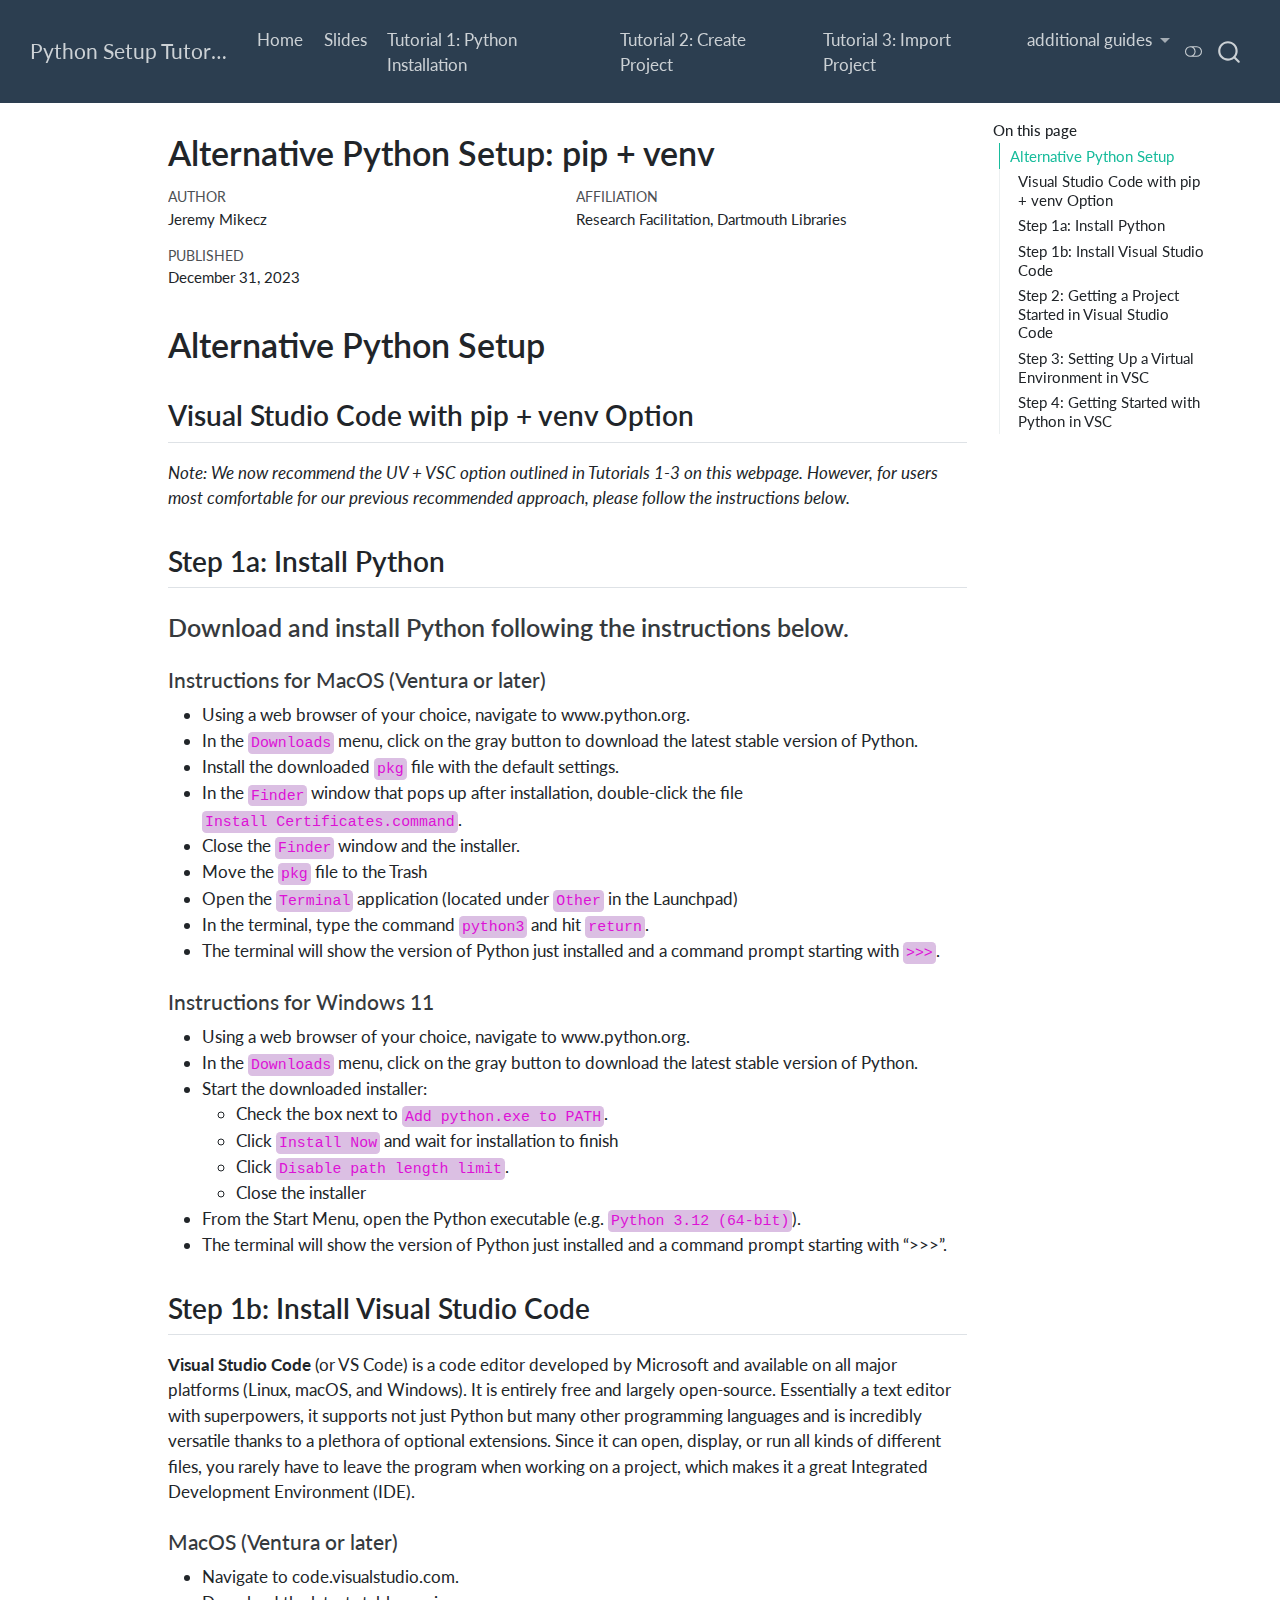
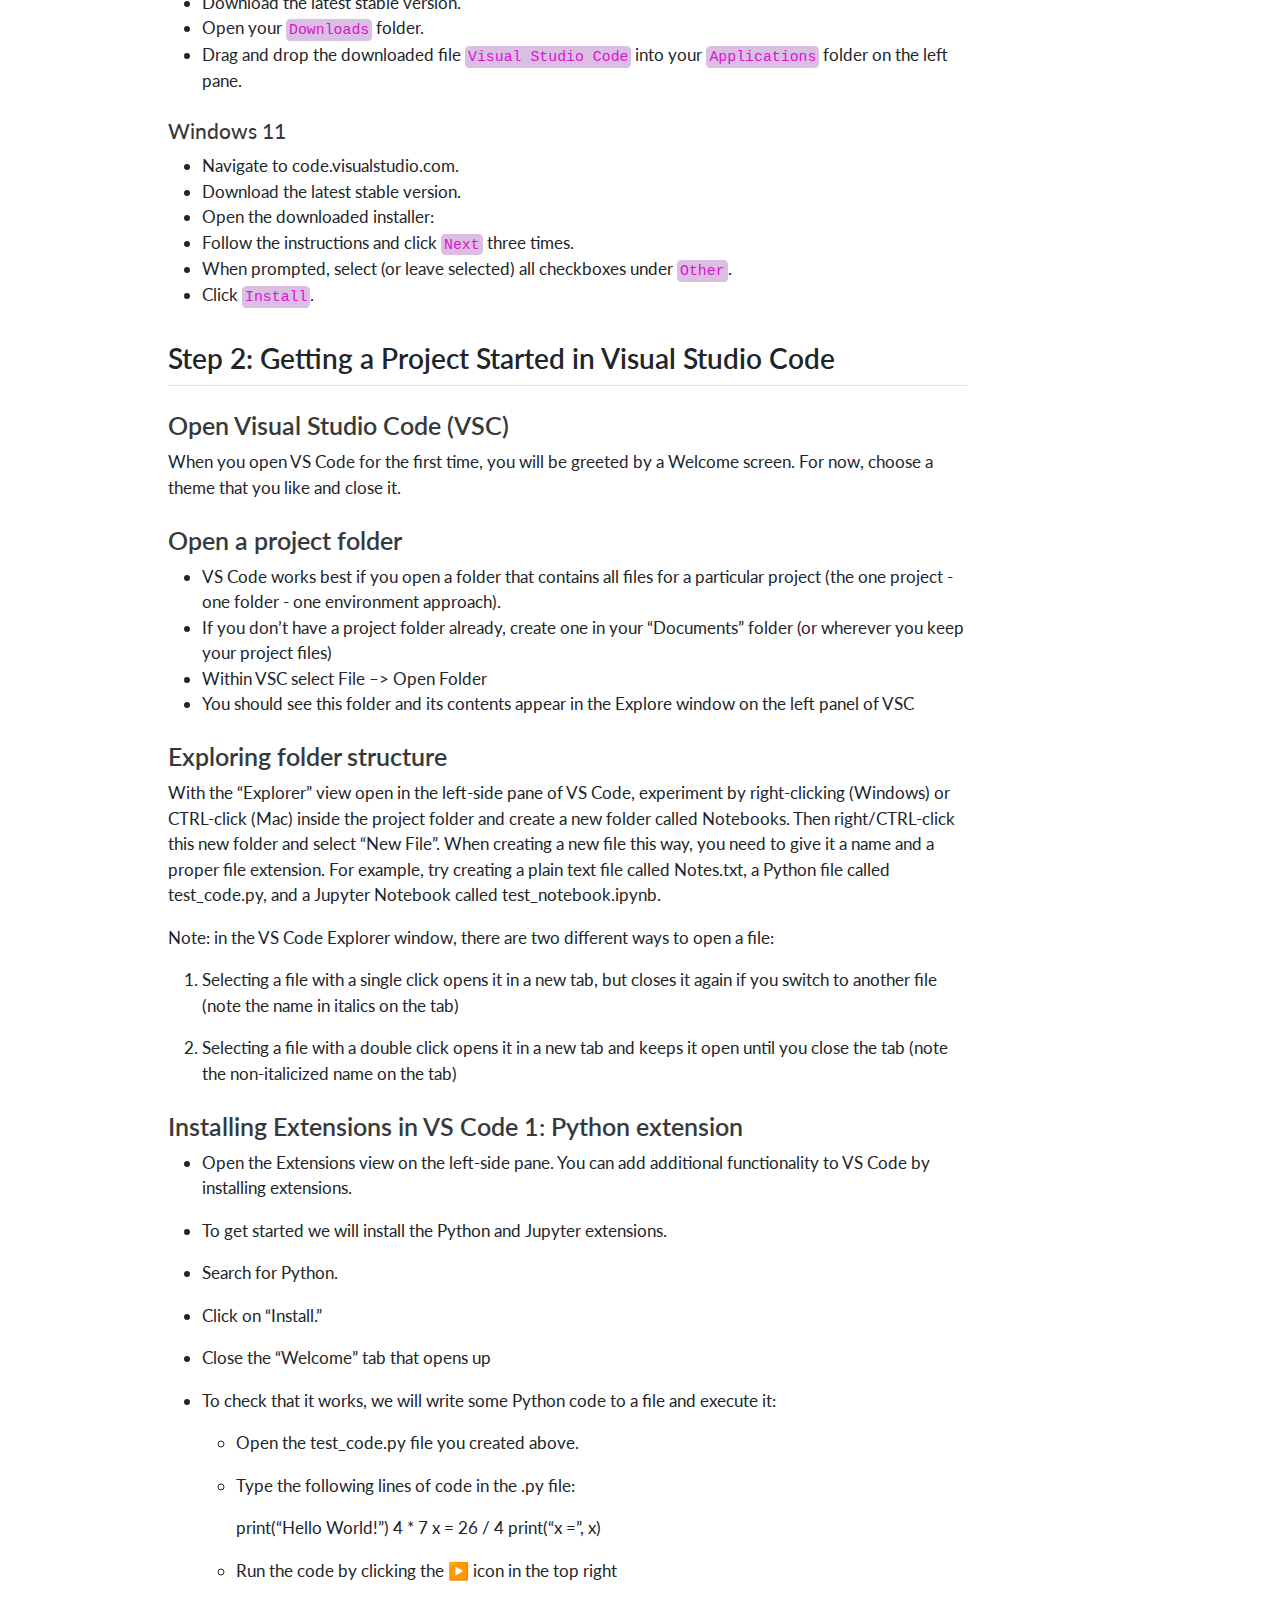
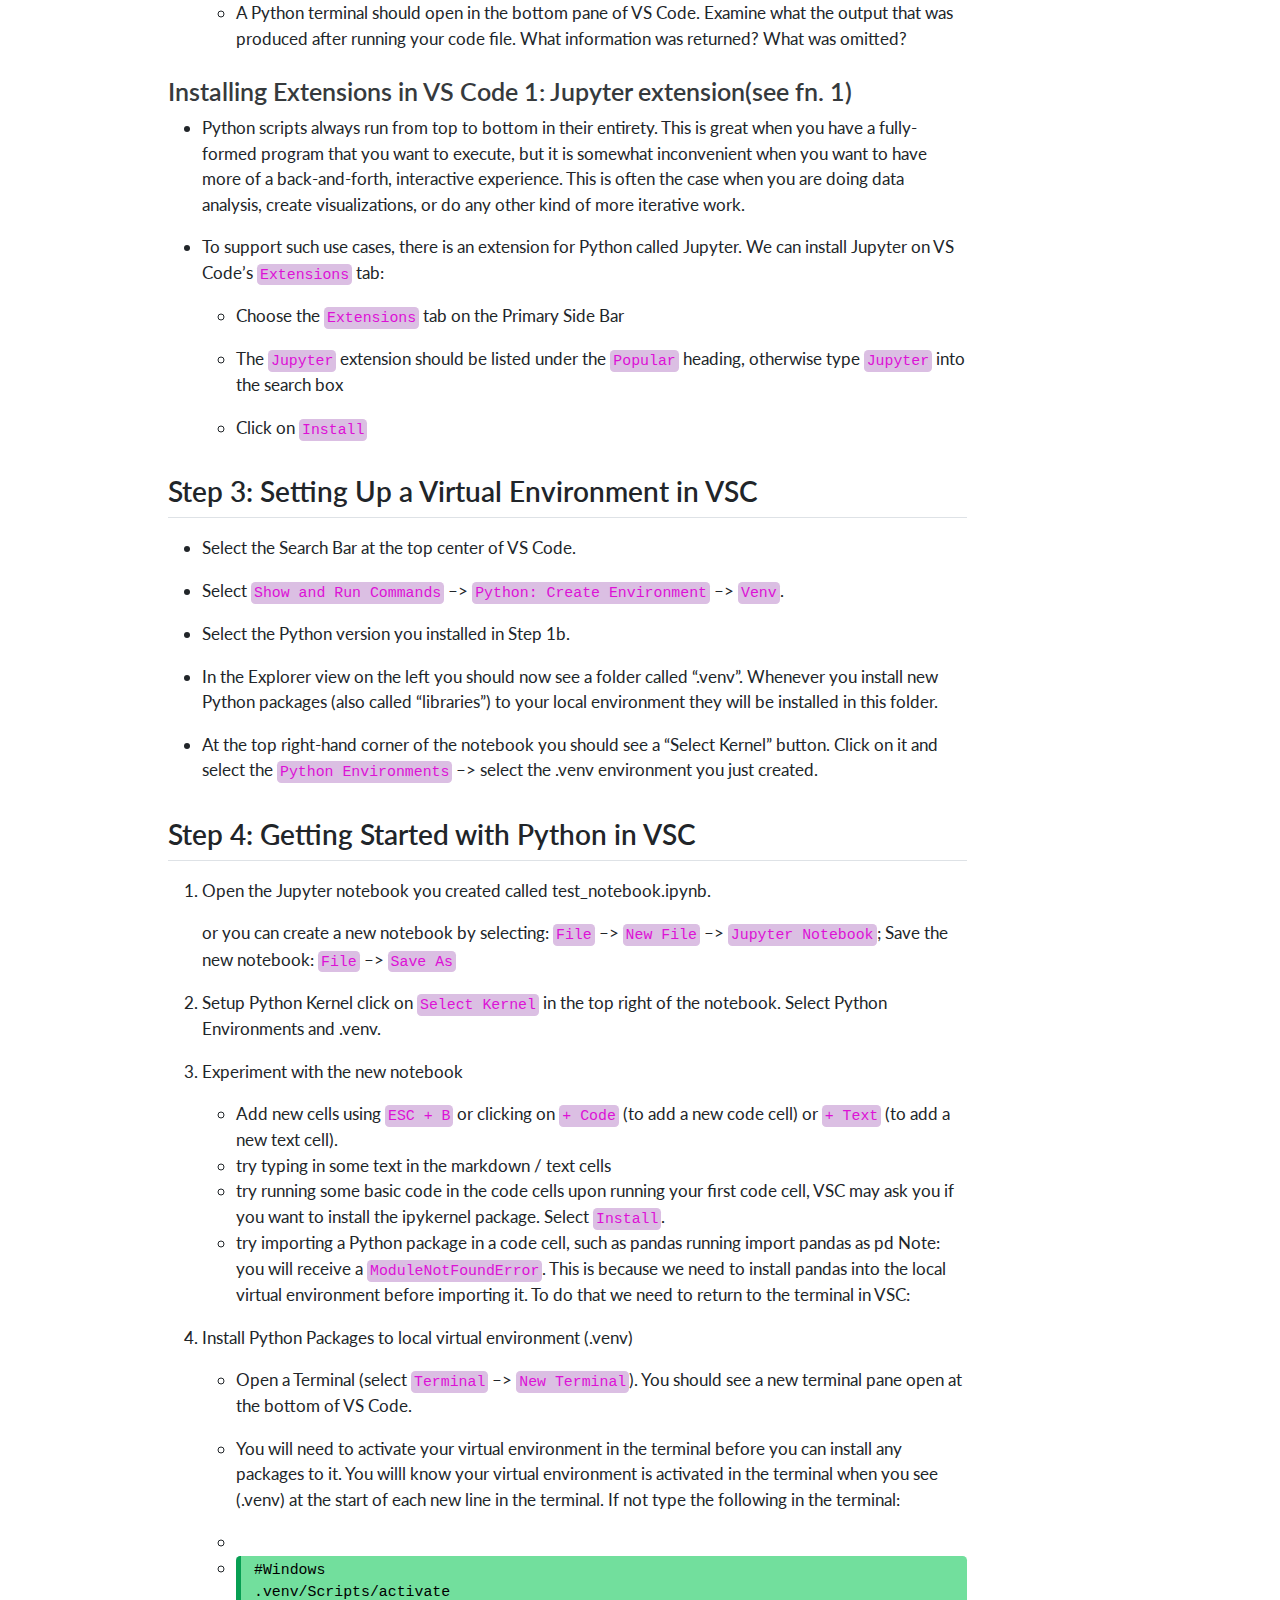
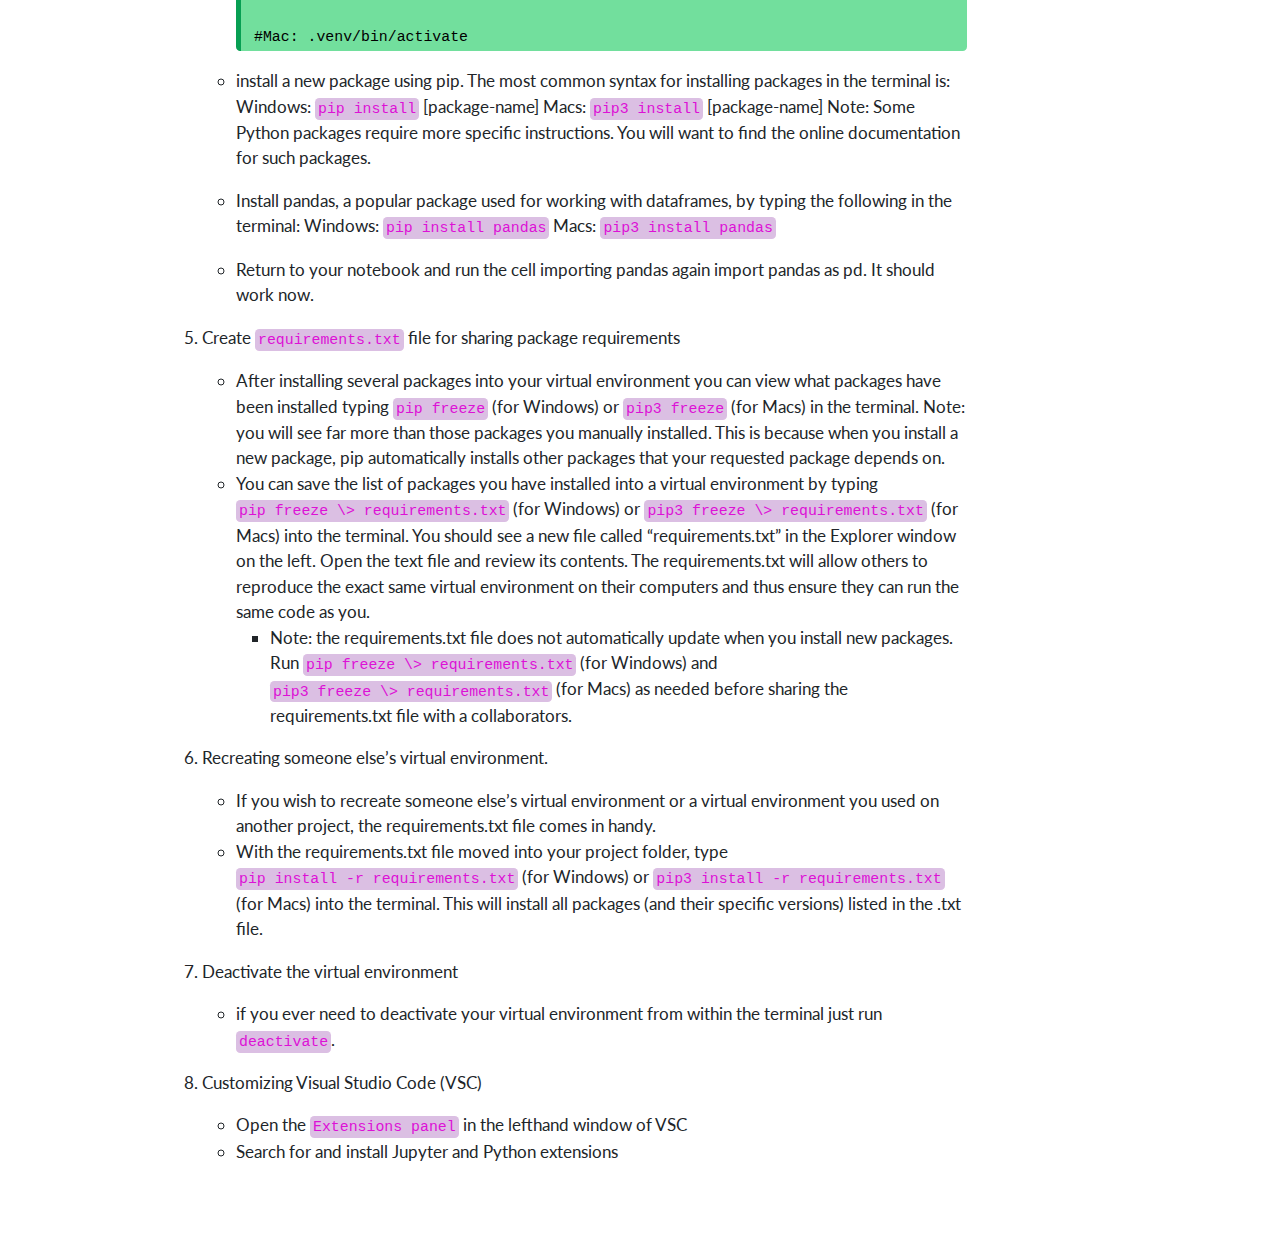
<file: setup/pip-venv_method.html>
<!DOCTYPE html>
<html xmlns="http://www.w3.org/1999/xhtml" lang="en" xml:lang="en"><head>

<meta charset="utf-8">
<meta name="generator" content="quarto-1.8.26">

<meta name="viewport" content="width=device-width, initial-scale=1.0, user-scalable=yes">

<meta name="author" content="Jeremy Mikecz">
<meta name="dcterms.date" content="2023-12-31">

<title>Alternative Python Setup: pip + venv – Python Setup Tutorial</title>
<style>
code{white-space: pre-wrap;}
span.smallcaps{font-variant: small-caps;}
div.columns{display: flex; gap: min(4vw, 1.5em);}
div.column{flex: auto; overflow-x: auto;}
div.hanging-indent{margin-left: 1.5em; text-indent: -1.5em;}
ul.task-list{list-style: none;}
ul.task-list li input[type="checkbox"] {
  width: 0.8em;
  margin: 0 0.8em 0.2em -1em; /* quarto-specific, see https://github.com/quarto-dev/quarto-cli/issues/4556 */ 
  vertical-align: middle;
}
</style>


<script src="../site_libs/quarto-nav/quarto-nav.js"></script>
<script src="../site_libs/quarto-nav/headroom.min.js"></script>
<script src="../site_libs/clipboard/clipboard.min.js"></script>
<script src="../site_libs/quarto-search/autocomplete.umd.js"></script>
<script src="../site_libs/quarto-search/fuse.min.js"></script>
<script src="../site_libs/quarto-search/quarto-search.js"></script>
<meta name="quarto:offset" content="../">
<script src="../site_libs/quarto-html/quarto.js" type="module"></script>
<script src="../site_libs/quarto-html/tabsets/tabsets.js" type="module"></script>
<script src="../site_libs/quarto-html/axe/axe-check.js" type="module"></script>
<script src="../site_libs/quarto-html/popper.min.js"></script>
<script src="../site_libs/quarto-html/tippy.umd.min.js"></script>
<script src="../site_libs/quarto-html/anchor.min.js"></script>
<link href="../site_libs/quarto-html/tippy.css" rel="stylesheet">
<link href="../site_libs/quarto-html/quarto-syntax-highlighting-587c61ba64f3a5504c4d52d930310e48.css" rel="stylesheet" class="quarto-color-scheme" id="quarto-text-highlighting-styles">
<link href="../site_libs/quarto-html/quarto-syntax-highlighting-dark-b758ccaa5987ceb1b75504551e579abf.css" rel="stylesheet" class="quarto-color-scheme quarto-color-alternate" id="quarto-text-highlighting-styles">
<link href="../site_libs/quarto-html/quarto-syntax-highlighting-587c61ba64f3a5504c4d52d930310e48.css" rel="stylesheet" class="quarto-color-scheme-extra" id="quarto-text-highlighting-styles">
<script src="../site_libs/bootstrap/bootstrap.min.js"></script>
<link href="../site_libs/bootstrap/bootstrap-icons.css" rel="stylesheet">
<link href="../site_libs/bootstrap/bootstrap-0803fe1452d29ab3d1c9657071ed8113.min.css" rel="stylesheet" append-hash="true" class="quarto-color-scheme" id="quarto-bootstrap" data-mode="light">
<link href="../site_libs/bootstrap/bootstrap-dark-24772959a0e306aba8d7698078628ce7.min.css" rel="stylesheet" append-hash="true" class="quarto-color-scheme quarto-color-alternate" id="quarto-bootstrap" data-mode="dark">
<link href="../site_libs/bootstrap/bootstrap-0803fe1452d29ab3d1c9657071ed8113.min.css" rel="stylesheet" append-hash="true" class="quarto-color-scheme-extra" id="quarto-bootstrap" data-mode="light">
<script id="quarto-search-options" type="application/json">{
  "location": "navbar",
  "copy-button": false,
  "collapse-after": 3,
  "panel-placement": "end",
  "type": "overlay",
  "limit": 50,
  "keyboard-shortcut": [
    "f",
    "/",
    "s"
  ],
  "show-item-context": false,
  "language": {
    "search-no-results-text": "No results",
    "search-matching-documents-text": "matching documents",
    "search-copy-link-title": "Copy link to search",
    "search-hide-matches-text": "Hide additional matches",
    "search-more-match-text": "more match in this document",
    "search-more-matches-text": "more matches in this document",
    "search-clear-button-title": "Clear",
    "search-text-placeholder": "",
    "search-detached-cancel-button-title": "Cancel",
    "search-submit-button-title": "Submit",
    "search-label": "Search"
  }
}</script>


</head>

<body class="nav-fixed quarto-light"><script id="quarto-html-before-body" type="application/javascript">
    const toggleBodyColorMode = (bsSheetEl) => {
      const mode = bsSheetEl.getAttribute("data-mode");
      const bodyEl = window.document.querySelector("body");
      if (mode === "dark") {
        bodyEl.classList.add("quarto-dark");
        bodyEl.classList.remove("quarto-light");
      } else {
        bodyEl.classList.add("quarto-light");
        bodyEl.classList.remove("quarto-dark");
      }
    }
    const toggleBodyColorPrimary = () => {
      const bsSheetEl = window.document.querySelector("link#quarto-bootstrap:not([rel=disabled-stylesheet])");
      if (bsSheetEl) {
        toggleBodyColorMode(bsSheetEl);
      }
    }
    const setColorSchemeToggle = (alternate) => {
      const toggles = window.document.querySelectorAll('.quarto-color-scheme-toggle');
      for (let i=0; i < toggles.length; i++) {
        const toggle = toggles[i];
        if (toggle) {
          if (alternate) {
            toggle.classList.add("alternate");
          } else {
            toggle.classList.remove("alternate");
          }
        }
      }
    };
    const toggleColorMode = (alternate) => {
      // Switch the stylesheets
      const primaryStylesheets = window.document.querySelectorAll('link.quarto-color-scheme:not(.quarto-color-alternate)');
      const alternateStylesheets = window.document.querySelectorAll('link.quarto-color-scheme.quarto-color-alternate');
      manageTransitions('#quarto-margin-sidebar .nav-link', false);
      if (alternate) {
        // note: dark is layered on light, we don't disable primary!
        enableStylesheet(alternateStylesheets);
        for (const sheetNode of alternateStylesheets) {
          if (sheetNode.id === "quarto-bootstrap") {
            toggleBodyColorMode(sheetNode);
          }
        }
      } else {
        disableStylesheet(alternateStylesheets);
        enableStylesheet(primaryStylesheets)
        toggleBodyColorPrimary();
      }
      manageTransitions('#quarto-margin-sidebar .nav-link', true);
      // Switch the toggles
      setColorSchemeToggle(alternate)
      // Hack to workaround the fact that safari doesn't
      // properly recolor the scrollbar when toggling (#1455)
      if (navigator.userAgent.indexOf('Safari') > 0 && navigator.userAgent.indexOf('Chrome') == -1) {
        manageTransitions("body", false);
        window.scrollTo(0, 1);
        setTimeout(() => {
          window.scrollTo(0, 0);
          manageTransitions("body", true);
        }, 40);
      }
    }
    const disableStylesheet = (stylesheets) => {
      for (let i=0; i < stylesheets.length; i++) {
        const stylesheet = stylesheets[i];
        stylesheet.rel = 'disabled-stylesheet';
      }
    }
    const enableStylesheet = (stylesheets) => {
      for (let i=0; i < stylesheets.length; i++) {
        const stylesheet = stylesheets[i];
        if(stylesheet.rel !== 'stylesheet') { // for Chrome, which will still FOUC without this check
          stylesheet.rel = 'stylesheet';
        }
      }
    }
    const manageTransitions = (selector, allowTransitions) => {
      const els = window.document.querySelectorAll(selector);
      for (let i=0; i < els.length; i++) {
        const el = els[i];
        if (allowTransitions) {
          el.classList.remove('notransition');
        } else {
          el.classList.add('notransition');
        }
      }
    }
    const isFileUrl = () => {
      return window.location.protocol === 'file:';
    }
    const hasAlternateSentinel = () => {
      let styleSentinel = getColorSchemeSentinel();
      if (styleSentinel !== null) {
        return styleSentinel === "alternate";
      } else {
        return false;
      }
    }
    const setStyleSentinel = (alternate) => {
      const value = alternate ? "alternate" : "default";
      if (!isFileUrl()) {
        window.localStorage.setItem("quarto-color-scheme", value);
      } else {
        localAlternateSentinel = value;
      }
    }
    const getColorSchemeSentinel = () => {
      if (!isFileUrl()) {
        const storageValue = window.localStorage.getItem("quarto-color-scheme");
        return storageValue != null ? storageValue : localAlternateSentinel;
      } else {
        return localAlternateSentinel;
      }
    }
    const toggleGiscusIfUsed = (isAlternate, darkModeDefault) => {
      const baseTheme = document.querySelector('#giscus-base-theme')?.value ?? 'light';
      const alternateTheme = document.querySelector('#giscus-alt-theme')?.value ?? 'dark';
      let newTheme = '';
      if(authorPrefersDark) {
        newTheme = isAlternate ? baseTheme : alternateTheme;
      } else {
        newTheme = isAlternate ? alternateTheme : baseTheme;
      }
      const changeGiscusTheme = () => {
        // From: https://github.com/giscus/giscus/issues/336
        const sendMessage = (message) => {
          const iframe = document.querySelector('iframe.giscus-frame');
          if (!iframe) return;
          iframe.contentWindow.postMessage({ giscus: message }, 'https://giscus.app');
        }
        sendMessage({
          setConfig: {
            theme: newTheme
          }
        });
      }
      const isGiscussLoaded = window.document.querySelector('iframe.giscus-frame') !== null;
      if (isGiscussLoaded) {
        changeGiscusTheme();
      }
    };
    const authorPrefersDark = false;
    const darkModeDefault = authorPrefersDark;
      document.querySelector('link#quarto-text-highlighting-styles.quarto-color-scheme-extra').rel = 'disabled-stylesheet';
      document.querySelector('link#quarto-bootstrap.quarto-color-scheme-extra').rel = 'disabled-stylesheet';
    let localAlternateSentinel = darkModeDefault ? 'alternate' : 'default';
    // Dark / light mode switch
    window.quartoToggleColorScheme = () => {
      // Read the current dark / light value
      let toAlternate = !hasAlternateSentinel();
      toggleColorMode(toAlternate);
      setStyleSentinel(toAlternate);
      toggleGiscusIfUsed(toAlternate, darkModeDefault);
      window.dispatchEvent(new Event('resize'));
    };
    // Switch to dark mode if need be
    if (hasAlternateSentinel()) {
      toggleColorMode(true);
    } else {
      toggleColorMode(false);
    }
  </script>

<div id="quarto-search-results"></div>
  <header id="quarto-header" class="headroom fixed-top">
    <nav class="navbar navbar-expand-lg " data-bs-theme="dark">
      <div class="navbar-container container-fluid">
      <div class="navbar-brand-container mx-auto">
    <a class="navbar-brand" href="../index.html">
    <span class="navbar-title">Python Setup Tutorial</span>
    </a>
  </div>
            <div id="quarto-search" class="" title="Search"></div>
          <button class="navbar-toggler" type="button" data-bs-toggle="collapse" data-bs-target="#navbarCollapse" aria-controls="navbarCollapse" role="menu" aria-expanded="false" aria-label="Toggle navigation" onclick="if (window.quartoToggleHeadroom) { window.quartoToggleHeadroom(); }">
  <span class="navbar-toggler-icon"></span>
</button>
          <div class="collapse navbar-collapse" id="navbarCollapse">
            <ul class="navbar-nav navbar-nav-scroll me-auto">
  <li class="nav-item">
    <a class="nav-link" href="../index.html"> 
<span class="menu-text">Home</span></a>
  </li>  
  <li class="nav-item">
    <a class="nav-link" href="../setup/00_setup_slides.html"> 
<span class="menu-text">Slides</span></a>
  </li>  
  <li class="nav-item">
    <a class="nav-link" href="../setup/01_python_setup.html"> 
<span class="menu-text">Tutorial 1: Python Installation</span></a>
  </li>  
  <li class="nav-item">
    <a class="nav-link" href="../setup/02_create_project_from_scratch.html"> 
<span class="menu-text">Tutorial 2: Create Project</span></a>
  </li>  
  <li class="nav-item">
    <a class="nav-link" href="../setup/03_import_project.html"> 
<span class="menu-text">Tutorial 3: Import Project</span></a>
  </li>  
  <li class="nav-item dropdown ">
    <a class="nav-link dropdown-toggle" href="#" id="nav-menu-additional-guides" role="link" data-bs-toggle="dropdown" aria-expanded="false">
 <span class="menu-text">additional guides</span>
    </a>
    <ul class="dropdown-menu" aria-labelledby="nav-menu-additional-guides">    
        <li class="dropdown-header">uv cheatsheet</li>
        <li>
    <a class="dropdown-item" href="../setup/uv_cheatsheet.html">
 <span class="dropdown-text">UV Installation and Setup Cheatsheet</span></a>
  </li>  
        <li class="dropdown-header">detailed uv guide</li>
        <li>
    <a class="dropdown-item" href="../setup/uv_detailed_instructions.html">
 <span class="dropdown-text">Complete UV Tutorial: Python Development with UV and VS Code</span></a>
  </li>  
        <li class="dropdown-header">pip + venv guide</li>
        <li>
    <a class="dropdown-item" href="../setup/pip-venv_method.html">
 <span class="dropdown-text">Alternative Python Setup: pip + venv</span></a>
  </li>  
    </ul>
  </li>
</ul>
          </div> <!-- /navcollapse -->
            <div class="quarto-navbar-tools">
  <a href="" class="quarto-color-scheme-toggle quarto-navigation-tool  px-1" onclick="window.quartoToggleColorScheme(); return false;" title="Toggle dark mode"><i class="bi"></i></a>
</div>
      </div> <!-- /container-fluid -->
    </nav>
</header>
<!-- content -->
<div id="quarto-content" class="quarto-container page-columns page-rows-contents page-layout-article page-navbar">
<!-- sidebar -->
<!-- margin-sidebar -->
    <div id="quarto-margin-sidebar" class="sidebar margin-sidebar">
        <nav id="TOC" role="doc-toc" class="toc-active">
    <h2 id="toc-title">On this page</h2>
   
  <ul>
  <li><a href="#alternative-python-setup" id="toc-alternative-python-setup" class="nav-link active" data-scroll-target="#alternative-python-setup">Alternative Python Setup</a>
  <ul class="collapse">
  <li><a href="#visual-studio-code-with-pip-venv-option" id="toc-visual-studio-code-with-pip-venv-option" class="nav-link" data-scroll-target="#visual-studio-code-with-pip-venv-option">Visual Studio Code with pip + venv Option</a></li>
  <li><a href="#step-1a-install-python" id="toc-step-1a-install-python" class="nav-link" data-scroll-target="#step-1a-install-python">Step 1a: Install Python</a>
  <ul class="collapse">
  <li><a href="#download-and-install-python-following-the-instructions-below." id="toc-download-and-install-python-following-the-instructions-below." class="nav-link" data-scroll-target="#download-and-install-python-following-the-instructions-below.">Download and install Python following the instructions below.</a></li>
  </ul></li>
  <li><a href="#step-1b-install-visual-studio-code" id="toc-step-1b-install-visual-studio-code" class="nav-link" data-scroll-target="#step-1b-install-visual-studio-code">Step 1b: Install Visual Studio Code</a></li>
  <li><a href="#step-2-getting-a-project-started-in-visual-studio-code" id="toc-step-2-getting-a-project-started-in-visual-studio-code" class="nav-link" data-scroll-target="#step-2-getting-a-project-started-in-visual-studio-code">Step 2: Getting a Project Started in Visual Studio Code</a>
  <ul class="collapse">
  <li><a href="#open-visual-studio-code-vsc" id="toc-open-visual-studio-code-vsc" class="nav-link" data-scroll-target="#open-visual-studio-code-vsc">Open Visual Studio Code (VSC)</a></li>
  <li><a href="#open-a-project-folder" id="toc-open-a-project-folder" class="nav-link" data-scroll-target="#open-a-project-folder">Open a project folder</a></li>
  <li><a href="#exploring-folder-structure" id="toc-exploring-folder-structure" class="nav-link" data-scroll-target="#exploring-folder-structure">Exploring folder structure</a></li>
  <li><a href="#installing-extensions-in-vs-code-1-python-extension" id="toc-installing-extensions-in-vs-code-1-python-extension" class="nav-link" data-scroll-target="#installing-extensions-in-vs-code-1-python-extension">Installing Extensions in VS Code 1: Python extension</a></li>
  <li><a href="#installing-extensions-in-vs-code-1-jupyter-extensionsee-fn.-1" id="toc-installing-extensions-in-vs-code-1-jupyter-extensionsee-fn.-1" class="nav-link" data-scroll-target="#installing-extensions-in-vs-code-1-jupyter-extensionsee-fn.-1">Installing Extensions in VS Code 1: Jupyter extension(see fn. 1)</a></li>
  </ul></li>
  <li><a href="#step-3-setting-up-a-virtual-environment-in-vsc" id="toc-step-3-setting-up-a-virtual-environment-in-vsc" class="nav-link" data-scroll-target="#step-3-setting-up-a-virtual-environment-in-vsc">Step 3: Setting Up a Virtual Environment in VSC</a></li>
  <li><a href="#step-4-getting-started-with-python-in-vsc" id="toc-step-4-getting-started-with-python-in-vsc" class="nav-link" data-scroll-target="#step-4-getting-started-with-python-in-vsc">Step 4: Getting Started with Python in VSC</a></li>
  </ul></li>
  </ul>
</nav>
    </div>
<!-- main -->
<main class="content" id="quarto-document-content">


<header id="title-block-header" class="quarto-title-block default">
<div class="quarto-title">
<h1 class="title">Alternative Python Setup: pip + venv</h1>
</div>


<div class="quarto-title-meta-author">
  <div class="quarto-title-meta-heading">Author</div>
  <div class="quarto-title-meta-heading">Affiliation</div>
  
    <div class="quarto-title-meta-contents">
    <p class="author">Jeremy Mikecz </p>
  </div>
  <div class="quarto-title-meta-contents">
        <p class="affiliation">
            Research Facilitation, Dartmouth Libraries
          </p>
      </div>
  </div>

<div class="quarto-title-meta">

      
    <div>
    <div class="quarto-title-meta-heading">Published</div>
    <div class="quarto-title-meta-contents">
      <p class="date">December 31, 2023</p>
    </div>
  </div>
  
    
  </div>
  


</header>


<section id="alternative-python-setup" class="level1">
<h1>Alternative Python Setup</h1>
<section id="visual-studio-code-with-pip-venv-option" class="level2">
<h2 class="anchored" data-anchor-id="visual-studio-code-with-pip-venv-option">Visual Studio Code with pip + venv Option</h2>
<p><em>Note: We now recommend the UV + VSC option outlined in Tutorials 1-3 on this webpage. However, for users most comfortable for our previous recommended approach, please follow the instructions below.</em></p>
</section>
<section id="step-1a-install-python" class="level2">
<h2 class="anchored" data-anchor-id="step-1a-install-python">Step 1a: Install Python</h2>
<section id="download-and-install-python-following-the-instructions-below." class="level3">
<h3 class="anchored" data-anchor-id="download-and-install-python-following-the-instructions-below.">Download and install Python following the instructions below.</h3>
<section id="instructions-for-macos-ventura-or-later" class="level4">
<h4 class="anchored" data-anchor-id="instructions-for-macos-ventura-or-later">Instructions for MacOS (Ventura or later)</h4>
<ul>
<li>Using a web browser of your choice, navigate to www.python.org.</li>
<li>In the <code>Downloads</code> menu, click on the gray button to download the latest stable version of Python.</li>
<li>Install the downloaded <code>pkg</code> file with the default settings.</li>
<li>In the <code>Finder</code> window that pops up after installation, double-click the file <code>Install Certificates.command</code>.</li>
<li>Close the <code>Finder</code> window and the installer.</li>
<li>Move the <code>pkg</code> file to the Trash</li>
<li>Open the <code>Terminal</code> application (located under <code>Other</code> in the Launchpad)</li>
<li>In the terminal, type the command <code>python3</code> and hit <code>return</code>.</li>
<li>The terminal will show the version of Python just installed and a command prompt starting with <code>&gt;&gt;&gt;</code>.</li>
</ul>
</section>
<section id="instructions-for-windows-11" class="level4">
<h4 class="anchored" data-anchor-id="instructions-for-windows-11">Instructions for Windows 11</h4>
<ul>
<li>Using a web browser of your choice, navigate to www.python.org.</li>
<li>In the <code>Downloads</code> menu, click on the gray button to download the latest stable version of Python.</li>
<li>Start the downloaded installer:
<ul>
<li>Check the box next to <code>Add python.exe to PATH</code>.</li>
<li>Click <code>Install Now</code> and wait for installation to finish</li>
<li>Click <code>Disable path length limit</code>.</li>
<li>Close the installer</li>
</ul></li>
<li>From the Start Menu, open the Python executable (e.g.&nbsp;<code>Python 3.12 (64-bit)</code>).</li>
<li>The terminal will show the version of Python just installed and a command prompt starting with “&gt;&gt;&gt;”.</li>
</ul>
</section>
</section>
</section>
<section id="step-1b-install-visual-studio-code" class="level2">
<h2 class="anchored" data-anchor-id="step-1b-install-visual-studio-code">Step 1b: Install Visual Studio Code</h2>
<p><strong>Visual Studio Code</strong> (or VS Code) is a code editor developed by Microsoft and available on all major platforms (Linux, macOS, and Windows). It is entirely free and largely open-source. Essentially a text editor with superpowers, it supports not just Python but many other programming languages and is incredibly versatile thanks to a plethora of optional extensions. Since it can open, display, or run all kinds of different files, you rarely have to leave the program when working on a project, which makes it a great Integrated Development Environment (IDE).</p>
<section id="macos-ventura-or-later" class="level4">
<h4 class="anchored" data-anchor-id="macos-ventura-or-later">MacOS (Ventura or later)</h4>
<ul>
<li>Navigate to code.visualstudio.com.</li>
<li>Download the latest stable version.</li>
<li>Open your <code>Downloads</code> folder.</li>
<li>Drag and drop the downloaded file <code>Visual Studio Code</code> into your <code>Applications</code> folder on the left pane.</li>
</ul>
</section>
<section id="windows-11" class="level4">
<h4 class="anchored" data-anchor-id="windows-11">Windows 11</h4>
<ul>
<li>Navigate to code.visualstudio.com.</li>
<li>Download the latest stable version.</li>
<li>Open the downloaded installer:</li>
<li>Follow the instructions and click <code>Next</code> three times.</li>
<li>When prompted, select (or leave selected) all checkboxes under <code>Other</code>.</li>
<li>Click <code>Install</code>.</li>
</ul>
</section>
</section>
<section id="step-2-getting-a-project-started-in-visual-studio-code" class="level2">
<h2 class="anchored" data-anchor-id="step-2-getting-a-project-started-in-visual-studio-code">Step 2: Getting a Project Started in Visual Studio Code</h2>
<section id="open-visual-studio-code-vsc" class="level3">
<h3 class="anchored" data-anchor-id="open-visual-studio-code-vsc">Open Visual Studio Code (VSC)</h3>
<p>When you open VS Code for the first time, you will be greeted by a Welcome screen. For now, choose a theme that you like and close it.</p>
</section>
<section id="open-a-project-folder" class="level3">
<h3 class="anchored" data-anchor-id="open-a-project-folder">Open a project folder</h3>
<ul>
<li>VS Code works best if you open a folder that contains all files for a particular project (the one project - one folder - one environment approach).</li>
<li>If you don’t have a project folder already, create one in your “Documents” folder (or wherever you keep your project files)</li>
<li>Within VSC select File –&gt; Open Folder</li>
<li>You should see this folder and its contents appear in the Explore window on the left panel of VSC</li>
</ul>
</section>
<section id="exploring-folder-structure" class="level3">
<h3 class="anchored" data-anchor-id="exploring-folder-structure">Exploring folder structure</h3>
<p>With the “Explorer” view open in the left-side pane of VS Code, experiment by right-clicking (Windows) or CTRL-click (Mac) inside the project folder and create a new folder called Notebooks. Then right/CTRL-click this new folder and select “New File”. When creating a new file this way, you need to give it a name and a proper file extension. For example, try creating a plain text file called Notes.txt, a Python file called test_code.py, and a Jupyter Notebook called test_notebook.ipynb.</p>
<p>Note: in the VS Code Explorer window, there are two different ways to open a file:</p>
<ol type="1">
<li><p>Selecting a file with a single click opens it in a new tab, but closes it again if you switch to another file (note the name in italics on the tab)</p></li>
<li><p>Selecting a file with a double click opens it in a new tab and keeps it open until you close the tab (note the non-italicized name on the tab)</p></li>
</ol>
</section>
<section id="installing-extensions-in-vs-code-1-python-extension" class="level3">
<h3 class="anchored" data-anchor-id="installing-extensions-in-vs-code-1-python-extension">Installing Extensions in VS Code 1: Python extension</h3>
<ul>
<li><p>Open the Extensions view on the left-side pane. You can add additional functionality to VS Code by installing extensions.</p></li>
<li><p>To get started we will install the Python and Jupyter extensions.</p></li>
<li><p>Search for Python.</p></li>
<li><p>Click on “Install.”</p></li>
<li><p>Close the “Welcome” tab that opens up</p></li>
<li><p>To check that it works, we will write some Python code to a file and execute it:</p>
<ul>
<li><p>Open the test_code.py file you created above.</p></li>
<li><p>Type the following lines of code in the .py file:</p>
<p>print(“Hello World!”) 4 * 7 x = 26 / 4 print(“x =”, x)</p></li>
<li><p>Run the code by clicking the ▶️ icon in the top right</p></li>
<li><p>A Python terminal should open in the bottom pane of VS Code. Examine what the output that was produced after running your code file. What information was returned? What was omitted?</p></li>
</ul></li>
</ul>
</section>
<section id="installing-extensions-in-vs-code-1-jupyter-extensionsee-fn.-1" class="level3">
<h3 class="anchored" data-anchor-id="installing-extensions-in-vs-code-1-jupyter-extensionsee-fn.-1">Installing Extensions in VS Code 1: Jupyter extension(see fn. 1)</h3>
<ul>
<li><p>Python scripts always run from top to bottom in their entirety. This is great when you have a fully-formed program that you want to execute, but it is somewhat inconvenient when you want to have more of a back-and-forth, interactive experience. This is often the case when you are doing data analysis, create visualizations, or do any other kind of more iterative work.</p></li>
<li><p>To support such use cases, there is an extension for Python called Jupyter. We can install Jupyter on VS Code’s <code>Extensions</code> tab:</p>
<ul>
<li><p>Choose the <code>Extensions</code> tab on the Primary Side Bar</p></li>
<li><p>The <code>Jupyter</code> extension should be listed under the <code>Popular</code> heading, otherwise type <code>Jupyter</code> into the search box</p></li>
<li><p>Click on <code>Install</code></p></li>
</ul></li>
</ul>
</section>
</section>
<section id="step-3-setting-up-a-virtual-environment-in-vsc" class="level2">
<h2 class="anchored" data-anchor-id="step-3-setting-up-a-virtual-environment-in-vsc">Step 3: Setting Up a Virtual Environment in VSC</h2>
<!--[Explain more about importance of virtual environments]-->
<ul>
<li><p>Select the Search Bar at the top center of VS Code.</p></li>
<li><p>Select <code>Show and Run Commands</code> –&gt; <code>Python: Create Environment</code> –&gt; <code>Venv</code>.</p></li>
<li><p>Select the Python version you installed in Step 1b.</p></li>
<li><p>In the Explorer view on the left you should now see a folder called “.venv”. Whenever you install new Python packages (also called “libraries”) to your local environment they will be installed in this folder.</p></li>
<li><p>At the top right-hand corner of the notebook you should see a “Select Kernel” button. Click on it and select the <code>Python Environments</code> –&gt; select the .venv environment you just created.</p></li>
</ul>
</section>
<section id="step-4-getting-started-with-python-in-vsc" class="level2">
<h2 class="anchored" data-anchor-id="step-4-getting-started-with-python-in-vsc">Step 4: Getting Started with Python in VSC</h2>
<ol type="1">
<li><p>Open the Jupyter notebook you created called test_notebook.ipynb.</p>
<p>or you can create a new notebook by selecting: <code>File</code> –&gt; <code>New File</code> –&gt; <code>Jupyter Notebook</code>; Save the new notebook: <code>File</code> –&gt; <code>Save As</code></p></li>
<li><p>Setup Python Kernel click on <code>Select Kernel</code> in the top right of the notebook. Select Python Environments and .venv.</p></li>
<li><p>Experiment with the new notebook</p>
<ul>
<li>Add new cells using <code>ESC + B</code> or clicking on <code>+ Code</code> (to add a new code cell) or <code>+ Text</code> (to add a new text cell).</li>
<li>try typing in some text in the markdown / text cells</li>
<li>try running some basic code in the code cells upon running your first code cell, VSC may ask you if you want to install the ipykernel package. Select <code>Install</code>.</li>
<li>try importing a Python package in a code cell, such as pandas running import pandas as pd Note: you will receive a <code>ModuleNotFoundError</code>. This is because we need to install pandas into the local virtual environment before importing it. To do that we need to return to the terminal in VSC:</li>
</ul></li>
<li><p>Install Python Packages to local virtual environment (.venv)</p>
<ul>
<li><p>Open a Terminal (select <code>Terminal</code> –&gt; <code>New Terminal</code>). You should see a new terminal pane open at the bottom of VS Code.</p></li>
<li><p>You will need to activate your virtual environment in the terminal before you can install any packages to it. You willl know your virtual environment is activated in the terminal when you see (.venv) at the start of each new line in the terminal. If not type the following in the terminal:</p></li>
<li></li>
<li><pre><code>#Windows
.venv/Scripts/activate

#Mac: .venv/bin/activate</code></pre></li>
<li><p>install a new package using pip. The most common syntax for installing packages in the terminal is: Windows: <code>pip install</code> [package-name] Macs: <code>pip3 install</code> [package-name] Note: Some Python packages require more specific instructions. You will want to find the online documentation for such packages.</p></li>
<li><p>Install pandas, a popular package used for working with dataframes, by typing the following in the terminal: Windows: <code>pip install pandas</code> Macs: <code>pip3 install pandas</code></p></li>
<li><p>Return to your notebook and run the cell importing pandas again import pandas as pd. It should work now.</p></li>
</ul></li>
<li><p>Create <code>requirements.txt</code> file for sharing package requirements</p>
<ul>
<li>After installing several packages into your virtual environment you can view what packages have been installed typing <code>pip freeze</code> (for Windows) or <code>pip3 freeze</code> (for Macs) in the terminal. Note: you will see far more than those packages you manually installed. This is because when you install a new package, pip automatically installs other packages that your requested package depends on.</li>
<li>You can save the list of packages you have installed into a virtual environment by typing <code>pip freeze \&gt; requirements.txt</code> (for Windows) or <code>pip3 freeze \&gt; requirements.txt</code> (for Macs) into the terminal. You should see a new file called “requirements.txt” in the Explorer window on the left. Open the text file and review its contents. The requirements.txt will allow others to reproduce the exact same virtual environment on their computers and thus ensure they can run the same code as you.
<ul>
<li>Note: the requirements.txt file does not automatically update when you install new packages. Run <code>pip freeze \&gt; requirements.txt</code> (for Windows) and <code>pip3 freeze \&gt; requirements.txt</code> (for Macs) as needed before sharing the requirements.txt file with a collaborators.</li>
</ul></li>
</ul></li>
<li><p>Recreating someone else’s virtual environment.</p>
<ul>
<li>If you wish to recreate someone else’s virtual environment or a virtual environment you used on another project, the requirements.txt file comes in handy.</li>
<li>With the requirements.txt file moved into your project folder, type <code>pip install -r requirements.txt</code> (for Windows) or <code>pip3 install -r requirements.txt</code> (for Macs) into the terminal. This will install all packages (and their specific versions) listed in the .txt file.</li>
</ul></li>
<li><p>Deactivate the virtual environment</p>
<ul>
<li>if you ever need to deactivate your virtual environment from within the terminal just run <code>deactivate</code>.</li>
</ul></li>
<li><p>Customizing Visual Studio Code (VSC)</p>
<ul>
<li>Open the <code>Extensions panel</code> in the lefthand window of VSC</li>
<li>Search for and install Jupyter and Python extensions</li>
</ul></li>
</ol>


</section>
</section>

</main> <!-- /main -->
<script id="quarto-html-after-body" type="application/javascript">
  window.document.addEventListener("DOMContentLoaded", function (event) {
    // Ensure there is a toggle, if there isn't float one in the top right
    if (window.document.querySelector('.quarto-color-scheme-toggle') === null) {
      const a = window.document.createElement('a');
      a.classList.add('top-right');
      a.classList.add('quarto-color-scheme-toggle');
      a.href = "";
      a.onclick = function() { try { window.quartoToggleColorScheme(); } catch {} return false; };
      const i = window.document.createElement("i");
      i.classList.add('bi');
      a.appendChild(i);
      window.document.body.appendChild(a);
    }
    setColorSchemeToggle(hasAlternateSentinel())
    const icon = "";
    const anchorJS = new window.AnchorJS();
    anchorJS.options = {
      placement: 'right',
      icon: icon
    };
    anchorJS.add('.anchored');
    const isCodeAnnotation = (el) => {
      for (const clz of el.classList) {
        if (clz.startsWith('code-annotation-')) {                     
          return true;
        }
      }
      return false;
    }
    const onCopySuccess = function(e) {
      // button target
      const button = e.trigger;
      // don't keep focus
      button.blur();
      // flash "checked"
      button.classList.add('code-copy-button-checked');
      var currentTitle = button.getAttribute("title");
      button.setAttribute("title", "Copied!");
      let tooltip;
      if (window.bootstrap) {
        button.setAttribute("data-bs-toggle", "tooltip");
        button.setAttribute("data-bs-placement", "left");
        button.setAttribute("data-bs-title", "Copied!");
        tooltip = new bootstrap.Tooltip(button, 
          { trigger: "manual", 
            customClass: "code-copy-button-tooltip",
            offset: [0, -8]});
        tooltip.show();    
      }
      setTimeout(function() {
        if (tooltip) {
          tooltip.hide();
          button.removeAttribute("data-bs-title");
          button.removeAttribute("data-bs-toggle");
          button.removeAttribute("data-bs-placement");
        }
        button.setAttribute("title", currentTitle);
        button.classList.remove('code-copy-button-checked');
      }, 1000);
      // clear code selection
      e.clearSelection();
    }
    const getTextToCopy = function(trigger) {
      const outerScaffold = trigger.parentElement.cloneNode(true);
      const codeEl = outerScaffold.querySelector('code');
      for (const childEl of codeEl.children) {
        if (isCodeAnnotation(childEl)) {
          childEl.remove();
        }
      }
      return codeEl.innerText;
    }
    const clipboard = new window.ClipboardJS('.code-copy-button:not([data-in-quarto-modal])', {
      text: getTextToCopy
    });
    clipboard.on('success', onCopySuccess);
    if (window.document.getElementById('quarto-embedded-source-code-modal')) {
      const clipboardModal = new window.ClipboardJS('.code-copy-button[data-in-quarto-modal]', {
        text: getTextToCopy,
        container: window.document.getElementById('quarto-embedded-source-code-modal')
      });
      clipboardModal.on('success', onCopySuccess);
    }
      var localhostRegex = new RegExp(/^(?:http|https):\/\/localhost\:?[0-9]*\//);
      var mailtoRegex = new RegExp(/^mailto:/);
        var filterRegex = new RegExp("https:\/\/Dartmouth-Libraries\.github\.io\/python-setup\/");
      var isInternal = (href) => {
          return filterRegex.test(href) || localhostRegex.test(href) || mailtoRegex.test(href);
      }
      // Inspect non-navigation links and adorn them if external
     var links = window.document.querySelectorAll('a[href]:not(.nav-link):not(.navbar-brand):not(.toc-action):not(.sidebar-link):not(.sidebar-item-toggle):not(.pagination-link):not(.no-external):not([aria-hidden]):not(.dropdown-item):not(.quarto-navigation-tool):not(.about-link)');
      for (var i=0; i<links.length; i++) {
        const link = links[i];
        if (!isInternal(link.href)) {
          // undo the damage that might have been done by quarto-nav.js in the case of
          // links that we want to consider external
          if (link.dataset.originalHref !== undefined) {
            link.href = link.dataset.originalHref;
          }
        }
      }
    function tippyHover(el, contentFn, onTriggerFn, onUntriggerFn) {
      const config = {
        allowHTML: true,
        maxWidth: 500,
        delay: 100,
        arrow: false,
        appendTo: function(el) {
            return el.parentElement;
        },
        interactive: true,
        interactiveBorder: 10,
        theme: 'quarto',
        placement: 'bottom-start',
      };
      if (contentFn) {
        config.content = contentFn;
      }
      if (onTriggerFn) {
        config.onTrigger = onTriggerFn;
      }
      if (onUntriggerFn) {
        config.onUntrigger = onUntriggerFn;
      }
      window.tippy(el, config); 
    }
    const noterefs = window.document.querySelectorAll('a[role="doc-noteref"]');
    for (var i=0; i<noterefs.length; i++) {
      const ref = noterefs[i];
      tippyHover(ref, function() {
        // use id or data attribute instead here
        let href = ref.getAttribute('data-footnote-href') || ref.getAttribute('href');
        try { href = new URL(href).hash; } catch {}
        const id = href.replace(/^#\/?/, "");
        const note = window.document.getElementById(id);
        if (note) {
          return note.innerHTML;
        } else {
          return "";
        }
      });
    }
    const xrefs = window.document.querySelectorAll('a.quarto-xref');
    const processXRef = (id, note) => {
      // Strip column container classes
      const stripColumnClz = (el) => {
        el.classList.remove("page-full", "page-columns");
        if (el.children) {
          for (const child of el.children) {
            stripColumnClz(child);
          }
        }
      }
      stripColumnClz(note)
      if (id === null || id.startsWith('sec-')) {
        // Special case sections, only their first couple elements
        const container = document.createElement("div");
        if (note.children && note.children.length > 2) {
          container.appendChild(note.children[0].cloneNode(true));
          for (let i = 1; i < note.children.length; i++) {
            const child = note.children[i];
            if (child.tagName === "P" && child.innerText === "") {
              continue;
            } else {
              container.appendChild(child.cloneNode(true));
              break;
            }
          }
          if (window.Quarto?.typesetMath) {
            window.Quarto.typesetMath(container);
          }
          return container.innerHTML
        } else {
          if (window.Quarto?.typesetMath) {
            window.Quarto.typesetMath(note);
          }
          return note.innerHTML;
        }
      } else {
        // Remove any anchor links if they are present
        const anchorLink = note.querySelector('a.anchorjs-link');
        if (anchorLink) {
          anchorLink.remove();
        }
        if (window.Quarto?.typesetMath) {
          window.Quarto.typesetMath(note);
        }
        if (note.classList.contains("callout")) {
          return note.outerHTML;
        } else {
          return note.innerHTML;
        }
      }
    }
    for (var i=0; i<xrefs.length; i++) {
      const xref = xrefs[i];
      tippyHover(xref, undefined, function(instance) {
        instance.disable();
        let url = xref.getAttribute('href');
        let hash = undefined; 
        if (url.startsWith('#')) {
          hash = url;
        } else {
          try { hash = new URL(url).hash; } catch {}
        }
        if (hash) {
          const id = hash.replace(/^#\/?/, "");
          const note = window.document.getElementById(id);
          if (note !== null) {
            try {
              const html = processXRef(id, note.cloneNode(true));
              instance.setContent(html);
            } finally {
              instance.enable();
              instance.show();
            }
          } else {
            // See if we can fetch this
            fetch(url.split('#')[0])
            .then(res => res.text())
            .then(html => {
              const parser = new DOMParser();
              const htmlDoc = parser.parseFromString(html, "text/html");
              const note = htmlDoc.getElementById(id);
              if (note !== null) {
                const html = processXRef(id, note);
                instance.setContent(html);
              } 
            }).finally(() => {
              instance.enable();
              instance.show();
            });
          }
        } else {
          // See if we can fetch a full url (with no hash to target)
          // This is a special case and we should probably do some content thinning / targeting
          fetch(url)
          .then(res => res.text())
          .then(html => {
            const parser = new DOMParser();
            const htmlDoc = parser.parseFromString(html, "text/html");
            const note = htmlDoc.querySelector('main.content');
            if (note !== null) {
              // This should only happen for chapter cross references
              // (since there is no id in the URL)
              // remove the first header
              if (note.children.length > 0 && note.children[0].tagName === "HEADER") {
                note.children[0].remove();
              }
              const html = processXRef(null, note);
              instance.setContent(html);
            } 
          }).finally(() => {
            instance.enable();
            instance.show();
          });
        }
      }, function(instance) {
      });
    }
        let selectedAnnoteEl;
        const selectorForAnnotation = ( cell, annotation) => {
          let cellAttr = 'data-code-cell="' + cell + '"';
          let lineAttr = 'data-code-annotation="' +  annotation + '"';
          const selector = 'span[' + cellAttr + '][' + lineAttr + ']';
          return selector;
        }
        const selectCodeLines = (annoteEl) => {
          const doc = window.document;
          const targetCell = annoteEl.getAttribute("data-target-cell");
          const targetAnnotation = annoteEl.getAttribute("data-target-annotation");
          const annoteSpan = window.document.querySelector(selectorForAnnotation(targetCell, targetAnnotation));
          const lines = annoteSpan.getAttribute("data-code-lines").split(",");
          const lineIds = lines.map((line) => {
            return targetCell + "-" + line;
          })
          let top = null;
          let height = null;
          let parent = null;
          if (lineIds.length > 0) {
              //compute the position of the single el (top and bottom and make a div)
              const el = window.document.getElementById(lineIds[0]);
              top = el.offsetTop;
              height = el.offsetHeight;
              parent = el.parentElement.parentElement;
            if (lineIds.length > 1) {
              const lastEl = window.document.getElementById(lineIds[lineIds.length - 1]);
              const bottom = lastEl.offsetTop + lastEl.offsetHeight;
              height = bottom - top;
            }
            if (top !== null && height !== null && parent !== null) {
              // cook up a div (if necessary) and position it 
              let div = window.document.getElementById("code-annotation-line-highlight");
              if (div === null) {
                div = window.document.createElement("div");
                div.setAttribute("id", "code-annotation-line-highlight");
                div.style.position = 'absolute';
                parent.appendChild(div);
              }
              div.style.top = top - 2 + "px";
              div.style.height = height + 4 + "px";
              div.style.left = 0;
              let gutterDiv = window.document.getElementById("code-annotation-line-highlight-gutter");
              if (gutterDiv === null) {
                gutterDiv = window.document.createElement("div");
                gutterDiv.setAttribute("id", "code-annotation-line-highlight-gutter");
                gutterDiv.style.position = 'absolute';
                const codeCell = window.document.getElementById(targetCell);
                const gutter = codeCell.querySelector('.code-annotation-gutter');
                gutter.appendChild(gutterDiv);
              }
              gutterDiv.style.top = top - 2 + "px";
              gutterDiv.style.height = height + 4 + "px";
            }
            selectedAnnoteEl = annoteEl;
          }
        };
        const unselectCodeLines = () => {
          const elementsIds = ["code-annotation-line-highlight", "code-annotation-line-highlight-gutter"];
          elementsIds.forEach((elId) => {
            const div = window.document.getElementById(elId);
            if (div) {
              div.remove();
            }
          });
          selectedAnnoteEl = undefined;
        };
          // Handle positioning of the toggle
      window.addEventListener(
        "resize",
        throttle(() => {
          elRect = undefined;
          if (selectedAnnoteEl) {
            selectCodeLines(selectedAnnoteEl);
          }
        }, 10)
      );
      function throttle(fn, ms) {
      let throttle = false;
      let timer;
        return (...args) => {
          if(!throttle) { // first call gets through
              fn.apply(this, args);
              throttle = true;
          } else { // all the others get throttled
              if(timer) clearTimeout(timer); // cancel #2
              timer = setTimeout(() => {
                fn.apply(this, args);
                timer = throttle = false;
              }, ms);
          }
        };
      }
        // Attach click handler to the DT
        const annoteDls = window.document.querySelectorAll('dt[data-target-cell]');
        for (const annoteDlNode of annoteDls) {
          annoteDlNode.addEventListener('click', (event) => {
            const clickedEl = event.target;
            if (clickedEl !== selectedAnnoteEl) {
              unselectCodeLines();
              const activeEl = window.document.querySelector('dt[data-target-cell].code-annotation-active');
              if (activeEl) {
                activeEl.classList.remove('code-annotation-active');
              }
              selectCodeLines(clickedEl);
              clickedEl.classList.add('code-annotation-active');
            } else {
              // Unselect the line
              unselectCodeLines();
              clickedEl.classList.remove('code-annotation-active');
            }
          });
        }
    const findCites = (el) => {
      const parentEl = el.parentElement;
      if (parentEl) {
        const cites = parentEl.dataset.cites;
        if (cites) {
          return {
            el,
            cites: cites.split(' ')
          };
        } else {
          return findCites(el.parentElement)
        }
      } else {
        return undefined;
      }
    };
    var bibliorefs = window.document.querySelectorAll('a[role="doc-biblioref"]');
    for (var i=0; i<bibliorefs.length; i++) {
      const ref = bibliorefs[i];
      const citeInfo = findCites(ref);
      if (citeInfo) {
        tippyHover(citeInfo.el, function() {
          var popup = window.document.createElement('div');
          citeInfo.cites.forEach(function(cite) {
            var citeDiv = window.document.createElement('div');
            citeDiv.classList.add('hanging-indent');
            citeDiv.classList.add('csl-entry');
            var biblioDiv = window.document.getElementById('ref-' + cite);
            if (biblioDiv) {
              citeDiv.innerHTML = biblioDiv.innerHTML;
            }
            popup.appendChild(citeDiv);
          });
          return popup.innerHTML;
        });
      }
    }
  });
  </script>
</div> <!-- /content -->




</body></html>
</file>
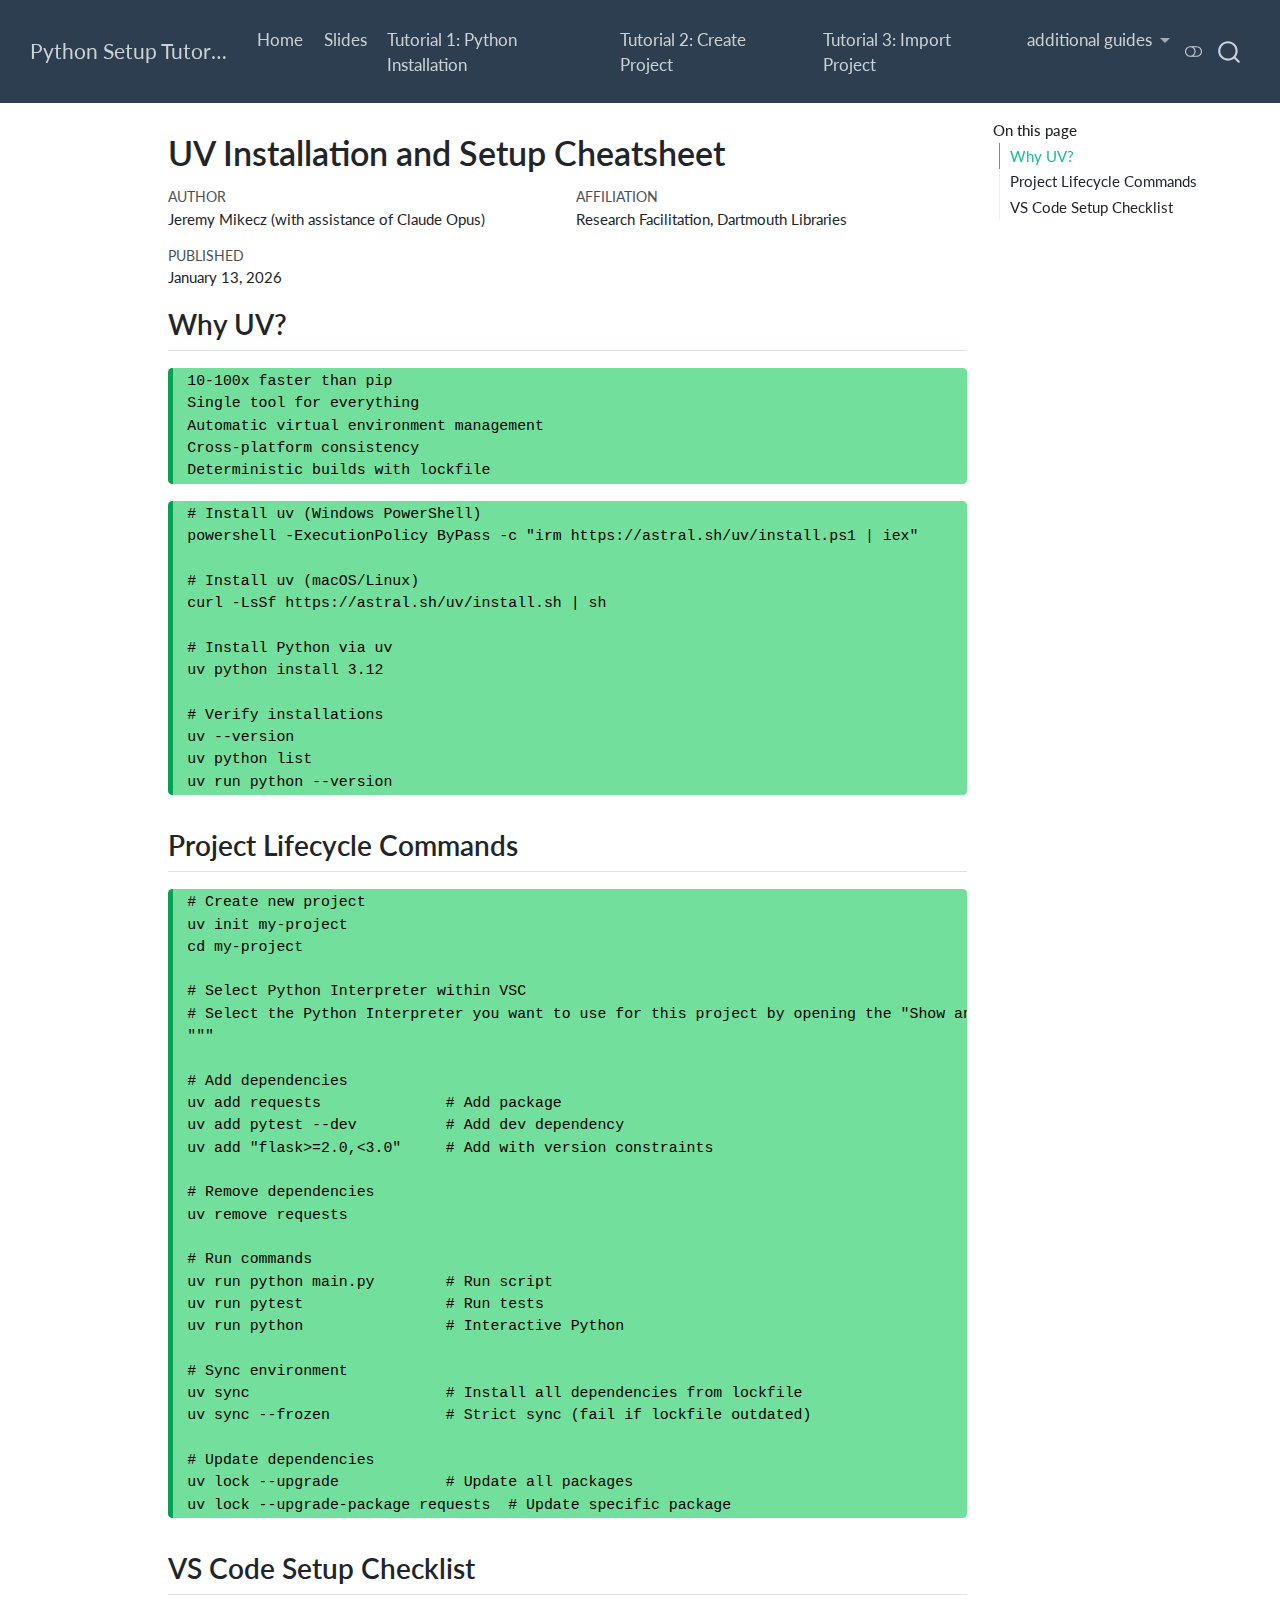
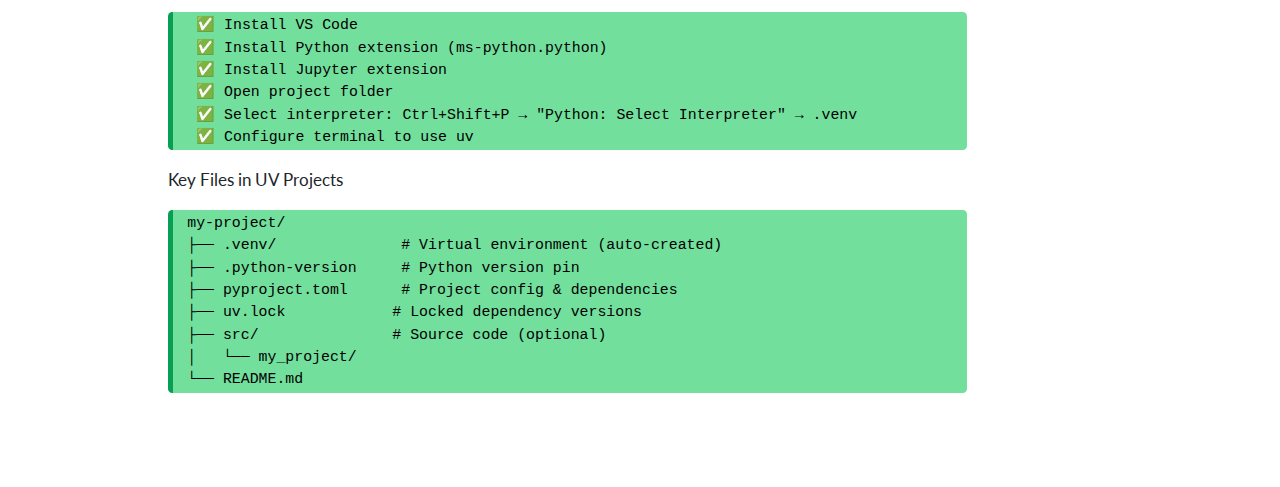
<file: setup/uv_cheatsheet.html>
<!DOCTYPE html>
<html xmlns="http://www.w3.org/1999/xhtml" lang="en" xml:lang="en"><head>

<meta charset="utf-8">
<meta name="generator" content="quarto-1.8.26">

<meta name="viewport" content="width=device-width, initial-scale=1.0, user-scalable=yes">

<meta name="author" content="Jeremy Mikecz (with assistance of Claude Opus)">
<meta name="dcterms.date" content="2026-01-13">

<title>UV Installation and Setup Cheatsheet – Python Setup Tutorial</title>
<style>
code{white-space: pre-wrap;}
span.smallcaps{font-variant: small-caps;}
div.columns{display: flex; gap: min(4vw, 1.5em);}
div.column{flex: auto; overflow-x: auto;}
div.hanging-indent{margin-left: 1.5em; text-indent: -1.5em;}
ul.task-list{list-style: none;}
ul.task-list li input[type="checkbox"] {
  width: 0.8em;
  margin: 0 0.8em 0.2em -1em; /* quarto-specific, see https://github.com/quarto-dev/quarto-cli/issues/4556 */ 
  vertical-align: middle;
}
</style>


<script src="../site_libs/quarto-nav/quarto-nav.js"></script>
<script src="../site_libs/quarto-nav/headroom.min.js"></script>
<script src="../site_libs/clipboard/clipboard.min.js"></script>
<script src="../site_libs/quarto-search/autocomplete.umd.js"></script>
<script src="../site_libs/quarto-search/fuse.min.js"></script>
<script src="../site_libs/quarto-search/quarto-search.js"></script>
<meta name="quarto:offset" content="../">
<script src="../site_libs/quarto-html/quarto.js" type="module"></script>
<script src="../site_libs/quarto-html/tabsets/tabsets.js" type="module"></script>
<script src="../site_libs/quarto-html/axe/axe-check.js" type="module"></script>
<script src="../site_libs/quarto-html/popper.min.js"></script>
<script src="../site_libs/quarto-html/tippy.umd.min.js"></script>
<script src="../site_libs/quarto-html/anchor.min.js"></script>
<link href="../site_libs/quarto-html/tippy.css" rel="stylesheet">
<link href="../site_libs/quarto-html/quarto-syntax-highlighting-587c61ba64f3a5504c4d52d930310e48.css" rel="stylesheet" class="quarto-color-scheme" id="quarto-text-highlighting-styles">
<link href="../site_libs/quarto-html/quarto-syntax-highlighting-dark-b758ccaa5987ceb1b75504551e579abf.css" rel="stylesheet" class="quarto-color-scheme quarto-color-alternate" id="quarto-text-highlighting-styles">
<link href="../site_libs/quarto-html/quarto-syntax-highlighting-587c61ba64f3a5504c4d52d930310e48.css" rel="stylesheet" class="quarto-color-scheme-extra" id="quarto-text-highlighting-styles">
<script src="../site_libs/bootstrap/bootstrap.min.js"></script>
<link href="../site_libs/bootstrap/bootstrap-icons.css" rel="stylesheet">
<link href="../site_libs/bootstrap/bootstrap-0803fe1452d29ab3d1c9657071ed8113.min.css" rel="stylesheet" append-hash="true" class="quarto-color-scheme" id="quarto-bootstrap" data-mode="light">
<link href="../site_libs/bootstrap/bootstrap-dark-24772959a0e306aba8d7698078628ce7.min.css" rel="stylesheet" append-hash="true" class="quarto-color-scheme quarto-color-alternate" id="quarto-bootstrap" data-mode="dark">
<link href="../site_libs/bootstrap/bootstrap-0803fe1452d29ab3d1c9657071ed8113.min.css" rel="stylesheet" append-hash="true" class="quarto-color-scheme-extra" id="quarto-bootstrap" data-mode="light">
<script id="quarto-search-options" type="application/json">{
  "location": "navbar",
  "copy-button": false,
  "collapse-after": 3,
  "panel-placement": "end",
  "type": "overlay",
  "limit": 50,
  "keyboard-shortcut": [
    "f",
    "/",
    "s"
  ],
  "show-item-context": false,
  "language": {
    "search-no-results-text": "No results",
    "search-matching-documents-text": "matching documents",
    "search-copy-link-title": "Copy link to search",
    "search-hide-matches-text": "Hide additional matches",
    "search-more-match-text": "more match in this document",
    "search-more-matches-text": "more matches in this document",
    "search-clear-button-title": "Clear",
    "search-text-placeholder": "",
    "search-detached-cancel-button-title": "Cancel",
    "search-submit-button-title": "Submit",
    "search-label": "Search"
  }
}</script>


</head>

<body class="nav-fixed quarto-light"><script id="quarto-html-before-body" type="application/javascript">
    const toggleBodyColorMode = (bsSheetEl) => {
      const mode = bsSheetEl.getAttribute("data-mode");
      const bodyEl = window.document.querySelector("body");
      if (mode === "dark") {
        bodyEl.classList.add("quarto-dark");
        bodyEl.classList.remove("quarto-light");
      } else {
        bodyEl.classList.add("quarto-light");
        bodyEl.classList.remove("quarto-dark");
      }
    }
    const toggleBodyColorPrimary = () => {
      const bsSheetEl = window.document.querySelector("link#quarto-bootstrap:not([rel=disabled-stylesheet])");
      if (bsSheetEl) {
        toggleBodyColorMode(bsSheetEl);
      }
    }
    const setColorSchemeToggle = (alternate) => {
      const toggles = window.document.querySelectorAll('.quarto-color-scheme-toggle');
      for (let i=0; i < toggles.length; i++) {
        const toggle = toggles[i];
        if (toggle) {
          if (alternate) {
            toggle.classList.add("alternate");
          } else {
            toggle.classList.remove("alternate");
          }
        }
      }
    };
    const toggleColorMode = (alternate) => {
      // Switch the stylesheets
      const primaryStylesheets = window.document.querySelectorAll('link.quarto-color-scheme:not(.quarto-color-alternate)');
      const alternateStylesheets = window.document.querySelectorAll('link.quarto-color-scheme.quarto-color-alternate');
      manageTransitions('#quarto-margin-sidebar .nav-link', false);
      if (alternate) {
        // note: dark is layered on light, we don't disable primary!
        enableStylesheet(alternateStylesheets);
        for (const sheetNode of alternateStylesheets) {
          if (sheetNode.id === "quarto-bootstrap") {
            toggleBodyColorMode(sheetNode);
          }
        }
      } else {
        disableStylesheet(alternateStylesheets);
        enableStylesheet(primaryStylesheets)
        toggleBodyColorPrimary();
      }
      manageTransitions('#quarto-margin-sidebar .nav-link', true);
      // Switch the toggles
      setColorSchemeToggle(alternate)
      // Hack to workaround the fact that safari doesn't
      // properly recolor the scrollbar when toggling (#1455)
      if (navigator.userAgent.indexOf('Safari') > 0 && navigator.userAgent.indexOf('Chrome') == -1) {
        manageTransitions("body", false);
        window.scrollTo(0, 1);
        setTimeout(() => {
          window.scrollTo(0, 0);
          manageTransitions("body", true);
        }, 40);
      }
    }
    const disableStylesheet = (stylesheets) => {
      for (let i=0; i < stylesheets.length; i++) {
        const stylesheet = stylesheets[i];
        stylesheet.rel = 'disabled-stylesheet';
      }
    }
    const enableStylesheet = (stylesheets) => {
      for (let i=0; i < stylesheets.length; i++) {
        const stylesheet = stylesheets[i];
        if(stylesheet.rel !== 'stylesheet') { // for Chrome, which will still FOUC without this check
          stylesheet.rel = 'stylesheet';
        }
      }
    }
    const manageTransitions = (selector, allowTransitions) => {
      const els = window.document.querySelectorAll(selector);
      for (let i=0; i < els.length; i++) {
        const el = els[i];
        if (allowTransitions) {
          el.classList.remove('notransition');
        } else {
          el.classList.add('notransition');
        }
      }
    }
    const isFileUrl = () => {
      return window.location.protocol === 'file:';
    }
    const hasAlternateSentinel = () => {
      let styleSentinel = getColorSchemeSentinel();
      if (styleSentinel !== null) {
        return styleSentinel === "alternate";
      } else {
        return false;
      }
    }
    const setStyleSentinel = (alternate) => {
      const value = alternate ? "alternate" : "default";
      if (!isFileUrl()) {
        window.localStorage.setItem("quarto-color-scheme", value);
      } else {
        localAlternateSentinel = value;
      }
    }
    const getColorSchemeSentinel = () => {
      if (!isFileUrl()) {
        const storageValue = window.localStorage.getItem("quarto-color-scheme");
        return storageValue != null ? storageValue : localAlternateSentinel;
      } else {
        return localAlternateSentinel;
      }
    }
    const toggleGiscusIfUsed = (isAlternate, darkModeDefault) => {
      const baseTheme = document.querySelector('#giscus-base-theme')?.value ?? 'light';
      const alternateTheme = document.querySelector('#giscus-alt-theme')?.value ?? 'dark';
      let newTheme = '';
      if(authorPrefersDark) {
        newTheme = isAlternate ? baseTheme : alternateTheme;
      } else {
        newTheme = isAlternate ? alternateTheme : baseTheme;
      }
      const changeGiscusTheme = () => {
        // From: https://github.com/giscus/giscus/issues/336
        const sendMessage = (message) => {
          const iframe = document.querySelector('iframe.giscus-frame');
          if (!iframe) return;
          iframe.contentWindow.postMessage({ giscus: message }, 'https://giscus.app');
        }
        sendMessage({
          setConfig: {
            theme: newTheme
          }
        });
      }
      const isGiscussLoaded = window.document.querySelector('iframe.giscus-frame') !== null;
      if (isGiscussLoaded) {
        changeGiscusTheme();
      }
    };
    const authorPrefersDark = false;
    const darkModeDefault = authorPrefersDark;
      document.querySelector('link#quarto-text-highlighting-styles.quarto-color-scheme-extra').rel = 'disabled-stylesheet';
      document.querySelector('link#quarto-bootstrap.quarto-color-scheme-extra').rel = 'disabled-stylesheet';
    let localAlternateSentinel = darkModeDefault ? 'alternate' : 'default';
    // Dark / light mode switch
    window.quartoToggleColorScheme = () => {
      // Read the current dark / light value
      let toAlternate = !hasAlternateSentinel();
      toggleColorMode(toAlternate);
      setStyleSentinel(toAlternate);
      toggleGiscusIfUsed(toAlternate, darkModeDefault);
      window.dispatchEvent(new Event('resize'));
    };
    // Switch to dark mode if need be
    if (hasAlternateSentinel()) {
      toggleColorMode(true);
    } else {
      toggleColorMode(false);
    }
  </script>

<div id="quarto-search-results"></div>
  <header id="quarto-header" class="headroom fixed-top">
    <nav class="navbar navbar-expand-lg " data-bs-theme="dark">
      <div class="navbar-container container-fluid">
      <div class="navbar-brand-container mx-auto">
    <a class="navbar-brand" href="../index.html">
    <span class="navbar-title">Python Setup Tutorial</span>
    </a>
  </div>
            <div id="quarto-search" class="" title="Search"></div>
          <button class="navbar-toggler" type="button" data-bs-toggle="collapse" data-bs-target="#navbarCollapse" aria-controls="navbarCollapse" role="menu" aria-expanded="false" aria-label="Toggle navigation" onclick="if (window.quartoToggleHeadroom) { window.quartoToggleHeadroom(); }">
  <span class="navbar-toggler-icon"></span>
</button>
          <div class="collapse navbar-collapse" id="navbarCollapse">
            <ul class="navbar-nav navbar-nav-scroll me-auto">
  <li class="nav-item">
    <a class="nav-link" href="../index.html"> 
<span class="menu-text">Home</span></a>
  </li>  
  <li class="nav-item">
    <a class="nav-link" href="../setup/00_setup_slides.html"> 
<span class="menu-text">Slides</span></a>
  </li>  
  <li class="nav-item">
    <a class="nav-link" href="../setup/01_python_setup.html"> 
<span class="menu-text">Tutorial 1: Python Installation</span></a>
  </li>  
  <li class="nav-item">
    <a class="nav-link" href="../setup/02_create_project_from_scratch.html"> 
<span class="menu-text">Tutorial 2: Create Project</span></a>
  </li>  
  <li class="nav-item">
    <a class="nav-link" href="../setup/03_import_project.html"> 
<span class="menu-text">Tutorial 3: Import Project</span></a>
  </li>  
  <li class="nav-item dropdown ">
    <a class="nav-link dropdown-toggle" href="#" id="nav-menu-additional-guides" role="link" data-bs-toggle="dropdown" aria-expanded="false">
 <span class="menu-text">additional guides</span>
    </a>
    <ul class="dropdown-menu" aria-labelledby="nav-menu-additional-guides">    
        <li class="dropdown-header">uv cheatsheet</li>
        <li>
    <a class="dropdown-item" href="../setup/uv_cheatsheet.html">
 <span class="dropdown-text">UV Installation and Setup Cheatsheet</span></a>
  </li>  
        <li class="dropdown-header">detailed uv guide</li>
        <li>
    <a class="dropdown-item" href="../setup/uv_detailed_instructions.html">
 <span class="dropdown-text">Complete UV Tutorial: Python Development with UV and VS Code</span></a>
  </li>  
        <li class="dropdown-header">pip + venv guide</li>
        <li>
    <a class="dropdown-item" href="../setup/pip-venv_method.html">
 <span class="dropdown-text">Alternative Python Setup: pip + venv</span></a>
  </li>  
    </ul>
  </li>
</ul>
          </div> <!-- /navcollapse -->
            <div class="quarto-navbar-tools">
  <a href="" class="quarto-color-scheme-toggle quarto-navigation-tool  px-1" onclick="window.quartoToggleColorScheme(); return false;" title="Toggle dark mode"><i class="bi"></i></a>
</div>
      </div> <!-- /container-fluid -->
    </nav>
</header>
<!-- content -->
<div id="quarto-content" class="quarto-container page-columns page-rows-contents page-layout-article page-navbar">
<!-- sidebar -->
<!-- margin-sidebar -->
    <div id="quarto-margin-sidebar" class="sidebar margin-sidebar">
        <nav id="TOC" role="doc-toc" class="toc-active">
    <h2 id="toc-title">On this page</h2>
   
  <ul>
  <li><a href="#why-uv" id="toc-why-uv" class="nav-link active" data-scroll-target="#why-uv">Why UV?</a></li>
  <li><a href="#project-lifecycle-commands" id="toc-project-lifecycle-commands" class="nav-link" data-scroll-target="#project-lifecycle-commands">Project Lifecycle Commands</a></li>
  <li><a href="#vs-code-setup-checklist" id="toc-vs-code-setup-checklist" class="nav-link" data-scroll-target="#vs-code-setup-checklist">VS Code Setup Checklist</a></li>
  </ul>
</nav>
    </div>
<!-- main -->
<main class="content" id="quarto-document-content">


<header id="title-block-header" class="quarto-title-block default">
<div class="quarto-title">
<h1 class="title">UV Installation and Setup Cheatsheet</h1>
</div>


<div class="quarto-title-meta-author">
  <div class="quarto-title-meta-heading">Author</div>
  <div class="quarto-title-meta-heading">Affiliation</div>
  
    <div class="quarto-title-meta-contents">
    <p class="author">Jeremy Mikecz (with assistance of Claude Opus) </p>
  </div>
  <div class="quarto-title-meta-contents">
        <p class="affiliation">
            Research Facilitation, Dartmouth Libraries
          </p>
      </div>
  </div>

<div class="quarto-title-meta">

      
    <div>
    <div class="quarto-title-meta-heading">Published</div>
    <div class="quarto-title-meta-contents">
      <p class="date">January 13, 2026</p>
    </div>
  </div>
  
    
  </div>
  


</header>


<section id="why-uv" class="level2">
<h2 class="anchored" data-anchor-id="why-uv">Why UV?</h2>
<pre><code>10-100x faster than pip
Single tool for everything
Automatic virtual environment management
Cross-platform consistency
Deterministic builds with lockfile</code></pre>
<pre><code># Install uv (Windows PowerShell)
powershell -ExecutionPolicy ByPass -c "irm https://astral.sh/uv/install.ps1 | iex"

# Install uv (macOS/Linux)
curl -LsSf https://astral.sh/uv/install.sh | sh

# Install Python via uv
uv python install 3.12

# Verify installations
uv --version
uv python list
uv run python --version</code></pre>
</section>
<section id="project-lifecycle-commands" class="level2">
<h2 class="anchored" data-anchor-id="project-lifecycle-commands">Project Lifecycle Commands</h2>
<pre><code># Create new project
uv init my-project
cd my-project

# Select Python Interpreter within VSC
# Select the Python Interpreter you want to use for this project by opening the "Show and Run Command Bars" (Windows: `CTRL + SHIFT + P`; Mac: `CMD + CTRL + SPACE`), select **Python: Select Interpreter**, and choose the version of Python installed to your local environment. I.e.: `Python 3.14.2 (name-of-project) .venv/Scripts/python.exe       Recommended"
"""

# Add dependencies
uv add requests              # Add package
uv add pytest --dev          # Add dev dependency
uv add "flask&gt;=2.0,&lt;3.0"     # Add with version constraints

# Remove dependencies
uv remove requests

# Run commands
uv run python main.py        # Run script
uv run pytest                # Run tests
uv run python                # Interactive Python

# Sync environment
uv sync                      # Install all dependencies from lockfile
uv sync --frozen             # Strict sync (fail if lockfile outdated)

# Update dependencies
uv lock --upgrade            # Update all packages
uv lock --upgrade-package requests  # Update specific package</code></pre>
</section>
<section id="vs-code-setup-checklist" class="level2">
<h2 class="anchored" data-anchor-id="vs-code-setup-checklist">VS Code Setup Checklist</h2>
<pre><code> ✅ Install VS Code
 ✅ Install Python extension (ms-python.python)
 ✅ Install Jupyter extension
 ✅ Open project folder
 ✅ Select interpreter: Ctrl+Shift+P → "Python: Select Interpreter" → .venv
 ✅ Configure terminal to use uv</code></pre>
<p>Key Files in UV Projects</p>
<pre><code>my-project/
├── .venv/              # Virtual environment (auto-created)
├── .python-version     # Python version pin
├── pyproject.toml      # Project config &amp; dependencies
├── uv.lock            # Locked dependency versions
├── src/               # Source code (optional)
│   └── my_project/
└── README.md</code></pre>


</section>

</main> <!-- /main -->
<script id="quarto-html-after-body" type="application/javascript">
  window.document.addEventListener("DOMContentLoaded", function (event) {
    // Ensure there is a toggle, if there isn't float one in the top right
    if (window.document.querySelector('.quarto-color-scheme-toggle') === null) {
      const a = window.document.createElement('a');
      a.classList.add('top-right');
      a.classList.add('quarto-color-scheme-toggle');
      a.href = "";
      a.onclick = function() { try { window.quartoToggleColorScheme(); } catch {} return false; };
      const i = window.document.createElement("i");
      i.classList.add('bi');
      a.appendChild(i);
      window.document.body.appendChild(a);
    }
    setColorSchemeToggle(hasAlternateSentinel())
    const icon = "";
    const anchorJS = new window.AnchorJS();
    anchorJS.options = {
      placement: 'right',
      icon: icon
    };
    anchorJS.add('.anchored');
    const isCodeAnnotation = (el) => {
      for (const clz of el.classList) {
        if (clz.startsWith('code-annotation-')) {                     
          return true;
        }
      }
      return false;
    }
    const onCopySuccess = function(e) {
      // button target
      const button = e.trigger;
      // don't keep focus
      button.blur();
      // flash "checked"
      button.classList.add('code-copy-button-checked');
      var currentTitle = button.getAttribute("title");
      button.setAttribute("title", "Copied!");
      let tooltip;
      if (window.bootstrap) {
        button.setAttribute("data-bs-toggle", "tooltip");
        button.setAttribute("data-bs-placement", "left");
        button.setAttribute("data-bs-title", "Copied!");
        tooltip = new bootstrap.Tooltip(button, 
          { trigger: "manual", 
            customClass: "code-copy-button-tooltip",
            offset: [0, -8]});
        tooltip.show();    
      }
      setTimeout(function() {
        if (tooltip) {
          tooltip.hide();
          button.removeAttribute("data-bs-title");
          button.removeAttribute("data-bs-toggle");
          button.removeAttribute("data-bs-placement");
        }
        button.setAttribute("title", currentTitle);
        button.classList.remove('code-copy-button-checked');
      }, 1000);
      // clear code selection
      e.clearSelection();
    }
    const getTextToCopy = function(trigger) {
      const outerScaffold = trigger.parentElement.cloneNode(true);
      const codeEl = outerScaffold.querySelector('code');
      for (const childEl of codeEl.children) {
        if (isCodeAnnotation(childEl)) {
          childEl.remove();
        }
      }
      return codeEl.innerText;
    }
    const clipboard = new window.ClipboardJS('.code-copy-button:not([data-in-quarto-modal])', {
      text: getTextToCopy
    });
    clipboard.on('success', onCopySuccess);
    if (window.document.getElementById('quarto-embedded-source-code-modal')) {
      const clipboardModal = new window.ClipboardJS('.code-copy-button[data-in-quarto-modal]', {
        text: getTextToCopy,
        container: window.document.getElementById('quarto-embedded-source-code-modal')
      });
      clipboardModal.on('success', onCopySuccess);
    }
      var localhostRegex = new RegExp(/^(?:http|https):\/\/localhost\:?[0-9]*\//);
      var mailtoRegex = new RegExp(/^mailto:/);
        var filterRegex = new RegExp("https:\/\/Dartmouth-Libraries\.github\.io\/python-setup\/");
      var isInternal = (href) => {
          return filterRegex.test(href) || localhostRegex.test(href) || mailtoRegex.test(href);
      }
      // Inspect non-navigation links and adorn them if external
     var links = window.document.querySelectorAll('a[href]:not(.nav-link):not(.navbar-brand):not(.toc-action):not(.sidebar-link):not(.sidebar-item-toggle):not(.pagination-link):not(.no-external):not([aria-hidden]):not(.dropdown-item):not(.quarto-navigation-tool):not(.about-link)');
      for (var i=0; i<links.length; i++) {
        const link = links[i];
        if (!isInternal(link.href)) {
          // undo the damage that might have been done by quarto-nav.js in the case of
          // links that we want to consider external
          if (link.dataset.originalHref !== undefined) {
            link.href = link.dataset.originalHref;
          }
        }
      }
    function tippyHover(el, contentFn, onTriggerFn, onUntriggerFn) {
      const config = {
        allowHTML: true,
        maxWidth: 500,
        delay: 100,
        arrow: false,
        appendTo: function(el) {
            return el.parentElement;
        },
        interactive: true,
        interactiveBorder: 10,
        theme: 'quarto',
        placement: 'bottom-start',
      };
      if (contentFn) {
        config.content = contentFn;
      }
      if (onTriggerFn) {
        config.onTrigger = onTriggerFn;
      }
      if (onUntriggerFn) {
        config.onUntrigger = onUntriggerFn;
      }
      window.tippy(el, config); 
    }
    const noterefs = window.document.querySelectorAll('a[role="doc-noteref"]');
    for (var i=0; i<noterefs.length; i++) {
      const ref = noterefs[i];
      tippyHover(ref, function() {
        // use id or data attribute instead here
        let href = ref.getAttribute('data-footnote-href') || ref.getAttribute('href');
        try { href = new URL(href).hash; } catch {}
        const id = href.replace(/^#\/?/, "");
        const note = window.document.getElementById(id);
        if (note) {
          return note.innerHTML;
        } else {
          return "";
        }
      });
    }
    const xrefs = window.document.querySelectorAll('a.quarto-xref');
    const processXRef = (id, note) => {
      // Strip column container classes
      const stripColumnClz = (el) => {
        el.classList.remove("page-full", "page-columns");
        if (el.children) {
          for (const child of el.children) {
            stripColumnClz(child);
          }
        }
      }
      stripColumnClz(note)
      if (id === null || id.startsWith('sec-')) {
        // Special case sections, only their first couple elements
        const container = document.createElement("div");
        if (note.children && note.children.length > 2) {
          container.appendChild(note.children[0].cloneNode(true));
          for (let i = 1; i < note.children.length; i++) {
            const child = note.children[i];
            if (child.tagName === "P" && child.innerText === "") {
              continue;
            } else {
              container.appendChild(child.cloneNode(true));
              break;
            }
          }
          if (window.Quarto?.typesetMath) {
            window.Quarto.typesetMath(container);
          }
          return container.innerHTML
        } else {
          if (window.Quarto?.typesetMath) {
            window.Quarto.typesetMath(note);
          }
          return note.innerHTML;
        }
      } else {
        // Remove any anchor links if they are present
        const anchorLink = note.querySelector('a.anchorjs-link');
        if (anchorLink) {
          anchorLink.remove();
        }
        if (window.Quarto?.typesetMath) {
          window.Quarto.typesetMath(note);
        }
        if (note.classList.contains("callout")) {
          return note.outerHTML;
        } else {
          return note.innerHTML;
        }
      }
    }
    for (var i=0; i<xrefs.length; i++) {
      const xref = xrefs[i];
      tippyHover(xref, undefined, function(instance) {
        instance.disable();
        let url = xref.getAttribute('href');
        let hash = undefined; 
        if (url.startsWith('#')) {
          hash = url;
        } else {
          try { hash = new URL(url).hash; } catch {}
        }
        if (hash) {
          const id = hash.replace(/^#\/?/, "");
          const note = window.document.getElementById(id);
          if (note !== null) {
            try {
              const html = processXRef(id, note.cloneNode(true));
              instance.setContent(html);
            } finally {
              instance.enable();
              instance.show();
            }
          } else {
            // See if we can fetch this
            fetch(url.split('#')[0])
            .then(res => res.text())
            .then(html => {
              const parser = new DOMParser();
              const htmlDoc = parser.parseFromString(html, "text/html");
              const note = htmlDoc.getElementById(id);
              if (note !== null) {
                const html = processXRef(id, note);
                instance.setContent(html);
              } 
            }).finally(() => {
              instance.enable();
              instance.show();
            });
          }
        } else {
          // See if we can fetch a full url (with no hash to target)
          // This is a special case and we should probably do some content thinning / targeting
          fetch(url)
          .then(res => res.text())
          .then(html => {
            const parser = new DOMParser();
            const htmlDoc = parser.parseFromString(html, "text/html");
            const note = htmlDoc.querySelector('main.content');
            if (note !== null) {
              // This should only happen for chapter cross references
              // (since there is no id in the URL)
              // remove the first header
              if (note.children.length > 0 && note.children[0].tagName === "HEADER") {
                note.children[0].remove();
              }
              const html = processXRef(null, note);
              instance.setContent(html);
            } 
          }).finally(() => {
            instance.enable();
            instance.show();
          });
        }
      }, function(instance) {
      });
    }
        let selectedAnnoteEl;
        const selectorForAnnotation = ( cell, annotation) => {
          let cellAttr = 'data-code-cell="' + cell + '"';
          let lineAttr = 'data-code-annotation="' +  annotation + '"';
          const selector = 'span[' + cellAttr + '][' + lineAttr + ']';
          return selector;
        }
        const selectCodeLines = (annoteEl) => {
          const doc = window.document;
          const targetCell = annoteEl.getAttribute("data-target-cell");
          const targetAnnotation = annoteEl.getAttribute("data-target-annotation");
          const annoteSpan = window.document.querySelector(selectorForAnnotation(targetCell, targetAnnotation));
          const lines = annoteSpan.getAttribute("data-code-lines").split(",");
          const lineIds = lines.map((line) => {
            return targetCell + "-" + line;
          })
          let top = null;
          let height = null;
          let parent = null;
          if (lineIds.length > 0) {
              //compute the position of the single el (top and bottom and make a div)
              const el = window.document.getElementById(lineIds[0]);
              top = el.offsetTop;
              height = el.offsetHeight;
              parent = el.parentElement.parentElement;
            if (lineIds.length > 1) {
              const lastEl = window.document.getElementById(lineIds[lineIds.length - 1]);
              const bottom = lastEl.offsetTop + lastEl.offsetHeight;
              height = bottom - top;
            }
            if (top !== null && height !== null && parent !== null) {
              // cook up a div (if necessary) and position it 
              let div = window.document.getElementById("code-annotation-line-highlight");
              if (div === null) {
                div = window.document.createElement("div");
                div.setAttribute("id", "code-annotation-line-highlight");
                div.style.position = 'absolute';
                parent.appendChild(div);
              }
              div.style.top = top - 2 + "px";
              div.style.height = height + 4 + "px";
              div.style.left = 0;
              let gutterDiv = window.document.getElementById("code-annotation-line-highlight-gutter");
              if (gutterDiv === null) {
                gutterDiv = window.document.createElement("div");
                gutterDiv.setAttribute("id", "code-annotation-line-highlight-gutter");
                gutterDiv.style.position = 'absolute';
                const codeCell = window.document.getElementById(targetCell);
                const gutter = codeCell.querySelector('.code-annotation-gutter');
                gutter.appendChild(gutterDiv);
              }
              gutterDiv.style.top = top - 2 + "px";
              gutterDiv.style.height = height + 4 + "px";
            }
            selectedAnnoteEl = annoteEl;
          }
        };
        const unselectCodeLines = () => {
          const elementsIds = ["code-annotation-line-highlight", "code-annotation-line-highlight-gutter"];
          elementsIds.forEach((elId) => {
            const div = window.document.getElementById(elId);
            if (div) {
              div.remove();
            }
          });
          selectedAnnoteEl = undefined;
        };
          // Handle positioning of the toggle
      window.addEventListener(
        "resize",
        throttle(() => {
          elRect = undefined;
          if (selectedAnnoteEl) {
            selectCodeLines(selectedAnnoteEl);
          }
        }, 10)
      );
      function throttle(fn, ms) {
      let throttle = false;
      let timer;
        return (...args) => {
          if(!throttle) { // first call gets through
              fn.apply(this, args);
              throttle = true;
          } else { // all the others get throttled
              if(timer) clearTimeout(timer); // cancel #2
              timer = setTimeout(() => {
                fn.apply(this, args);
                timer = throttle = false;
              }, ms);
          }
        };
      }
        // Attach click handler to the DT
        const annoteDls = window.document.querySelectorAll('dt[data-target-cell]');
        for (const annoteDlNode of annoteDls) {
          annoteDlNode.addEventListener('click', (event) => {
            const clickedEl = event.target;
            if (clickedEl !== selectedAnnoteEl) {
              unselectCodeLines();
              const activeEl = window.document.querySelector('dt[data-target-cell].code-annotation-active');
              if (activeEl) {
                activeEl.classList.remove('code-annotation-active');
              }
              selectCodeLines(clickedEl);
              clickedEl.classList.add('code-annotation-active');
            } else {
              // Unselect the line
              unselectCodeLines();
              clickedEl.classList.remove('code-annotation-active');
            }
          });
        }
    const findCites = (el) => {
      const parentEl = el.parentElement;
      if (parentEl) {
        const cites = parentEl.dataset.cites;
        if (cites) {
          return {
            el,
            cites: cites.split(' ')
          };
        } else {
          return findCites(el.parentElement)
        }
      } else {
        return undefined;
      }
    };
    var bibliorefs = window.document.querySelectorAll('a[role="doc-biblioref"]');
    for (var i=0; i<bibliorefs.length; i++) {
      const ref = bibliorefs[i];
      const citeInfo = findCites(ref);
      if (citeInfo) {
        tippyHover(citeInfo.el, function() {
          var popup = window.document.createElement('div');
          citeInfo.cites.forEach(function(cite) {
            var citeDiv = window.document.createElement('div');
            citeDiv.classList.add('hanging-indent');
            citeDiv.classList.add('csl-entry');
            var biblioDiv = window.document.getElementById('ref-' + cite);
            if (biblioDiv) {
              citeDiv.innerHTML = biblioDiv.innerHTML;
            }
            popup.appendChild(citeDiv);
          });
          return popup.innerHTML;
        });
      }
    }
  });
  </script>
</div> <!-- /content -->




</body></html>
</file>
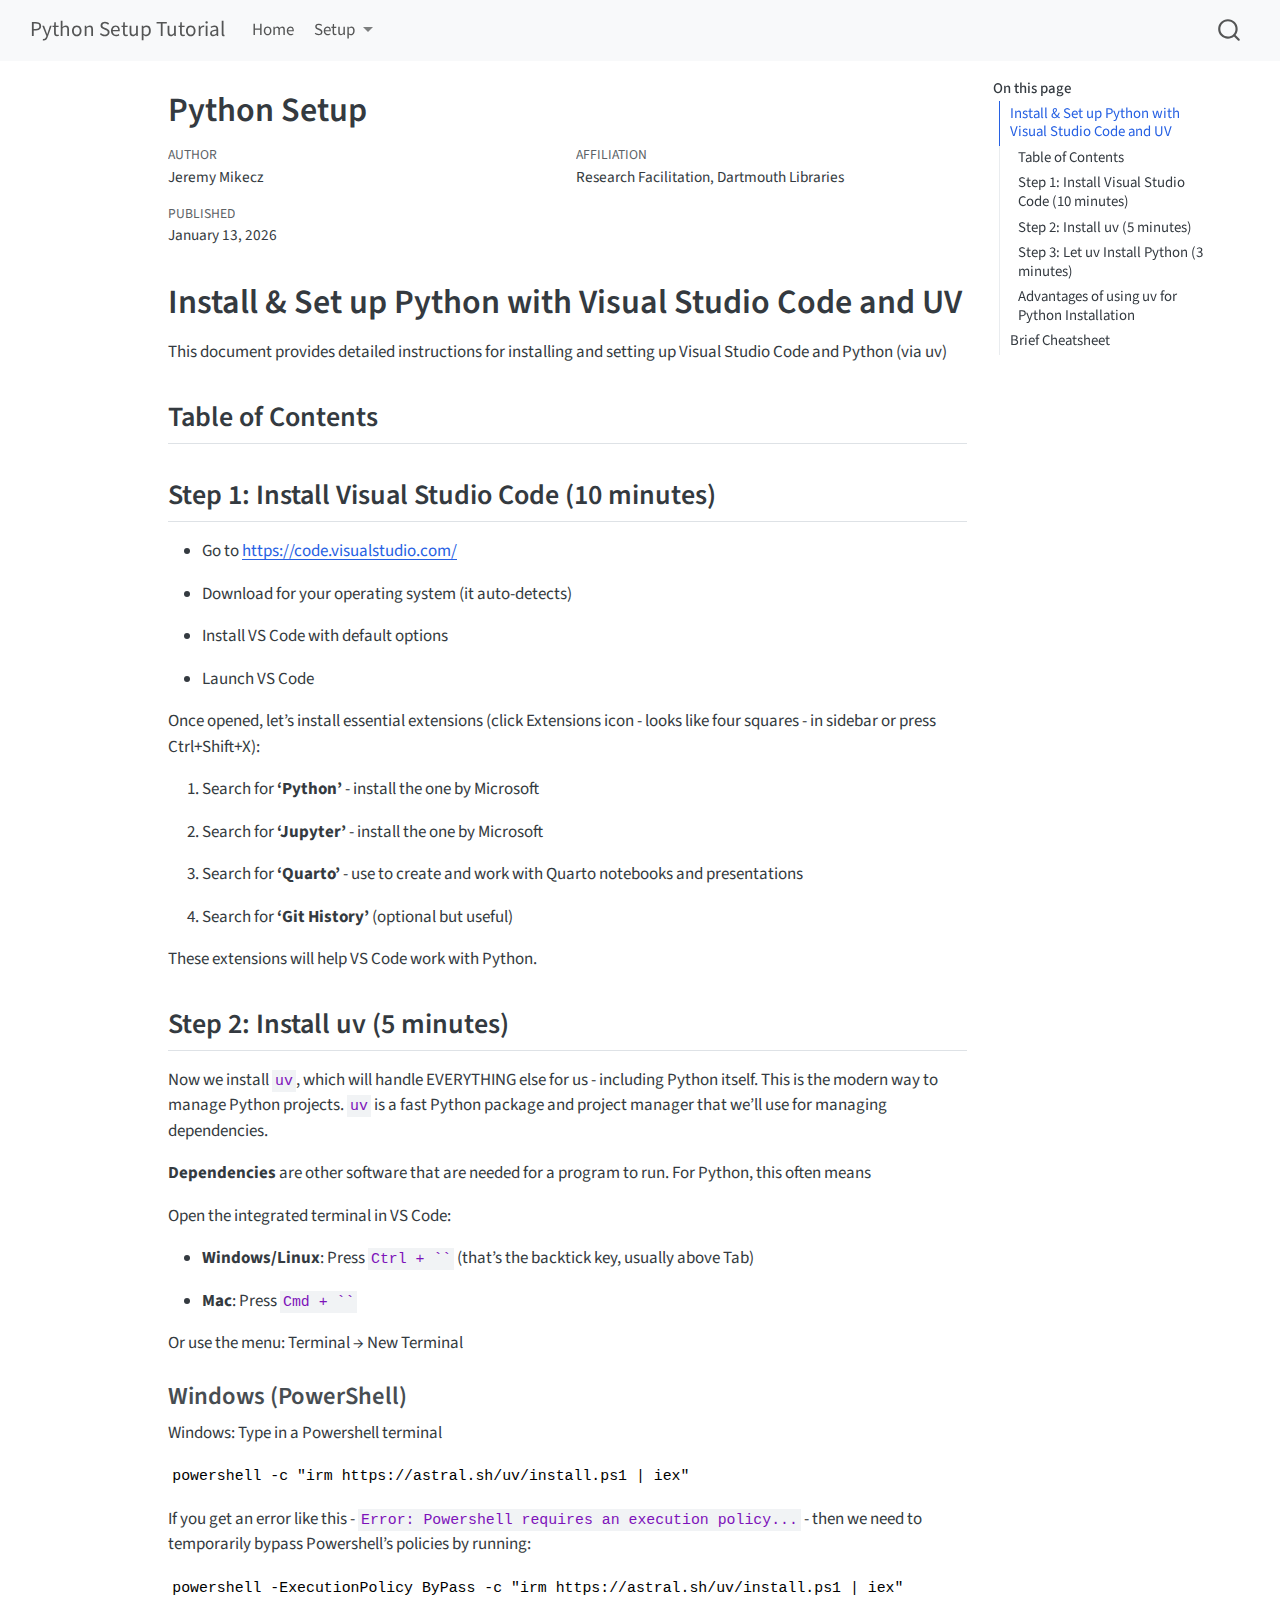
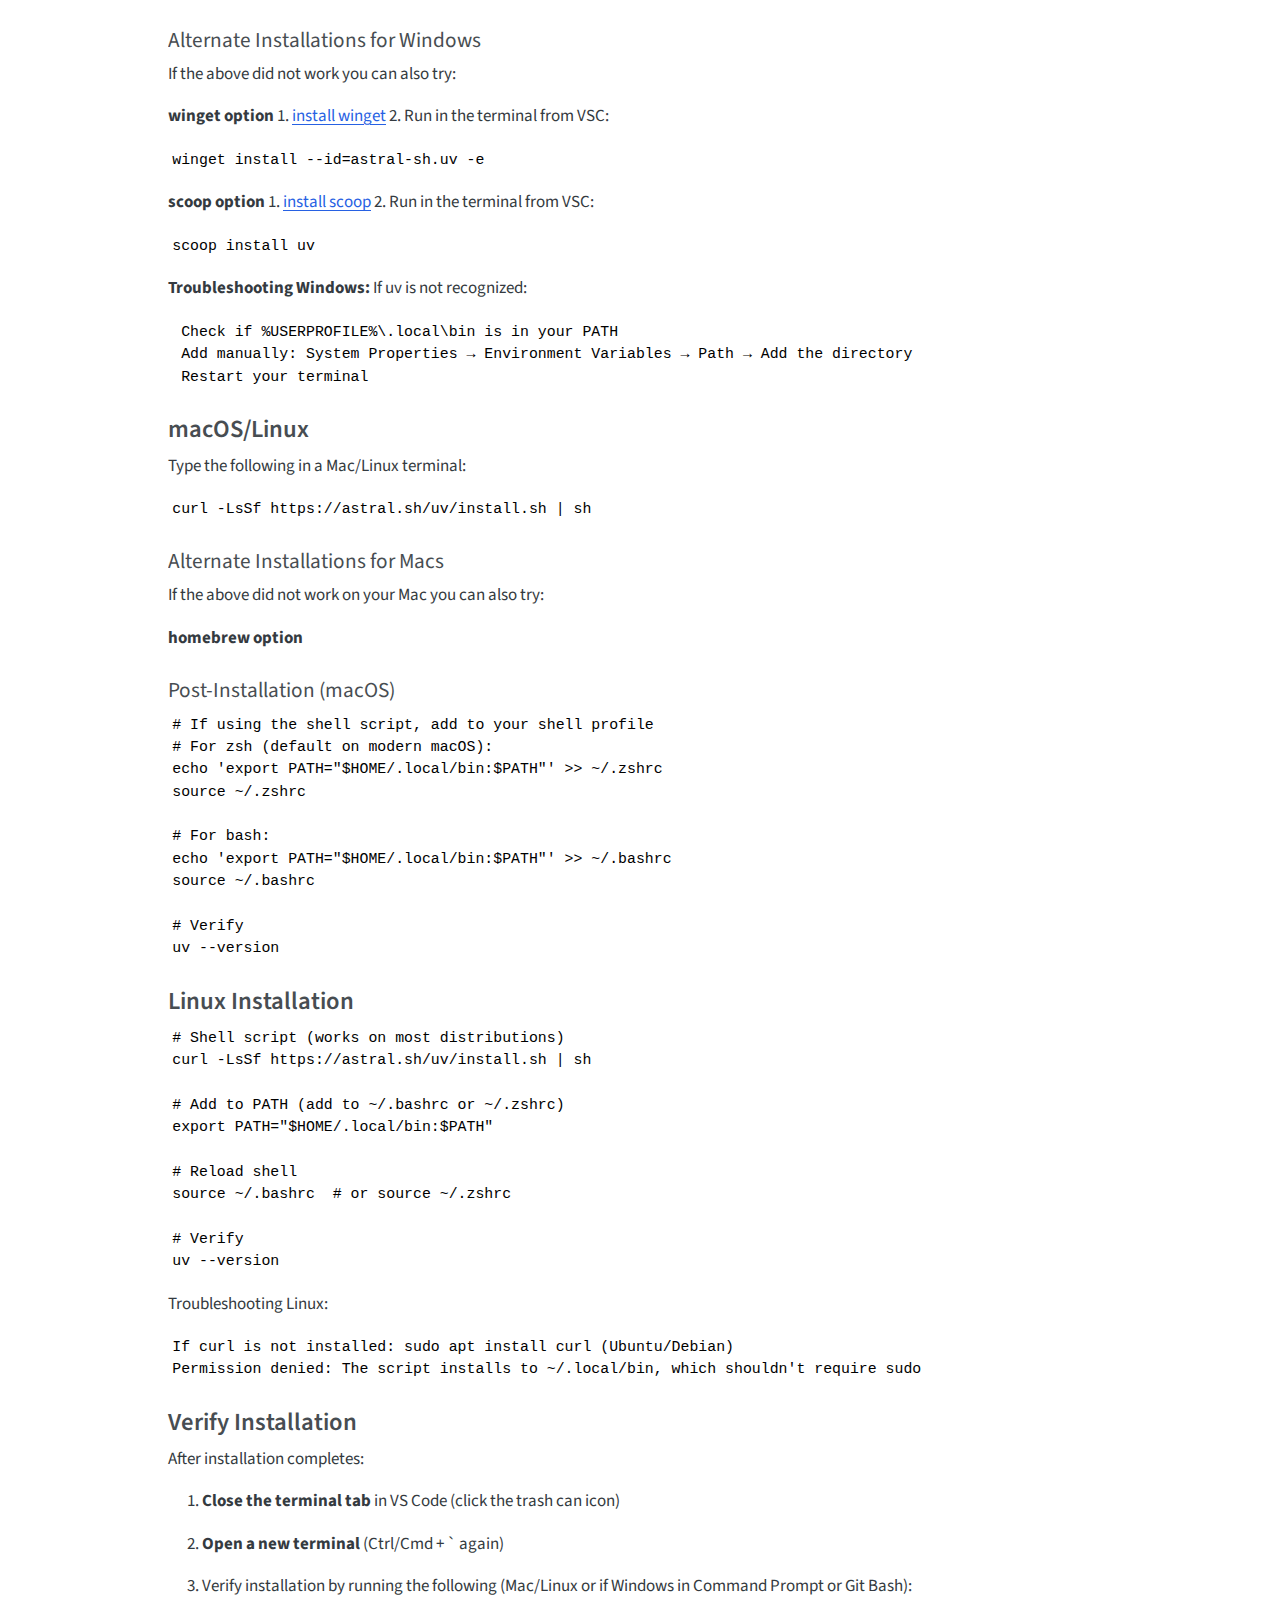
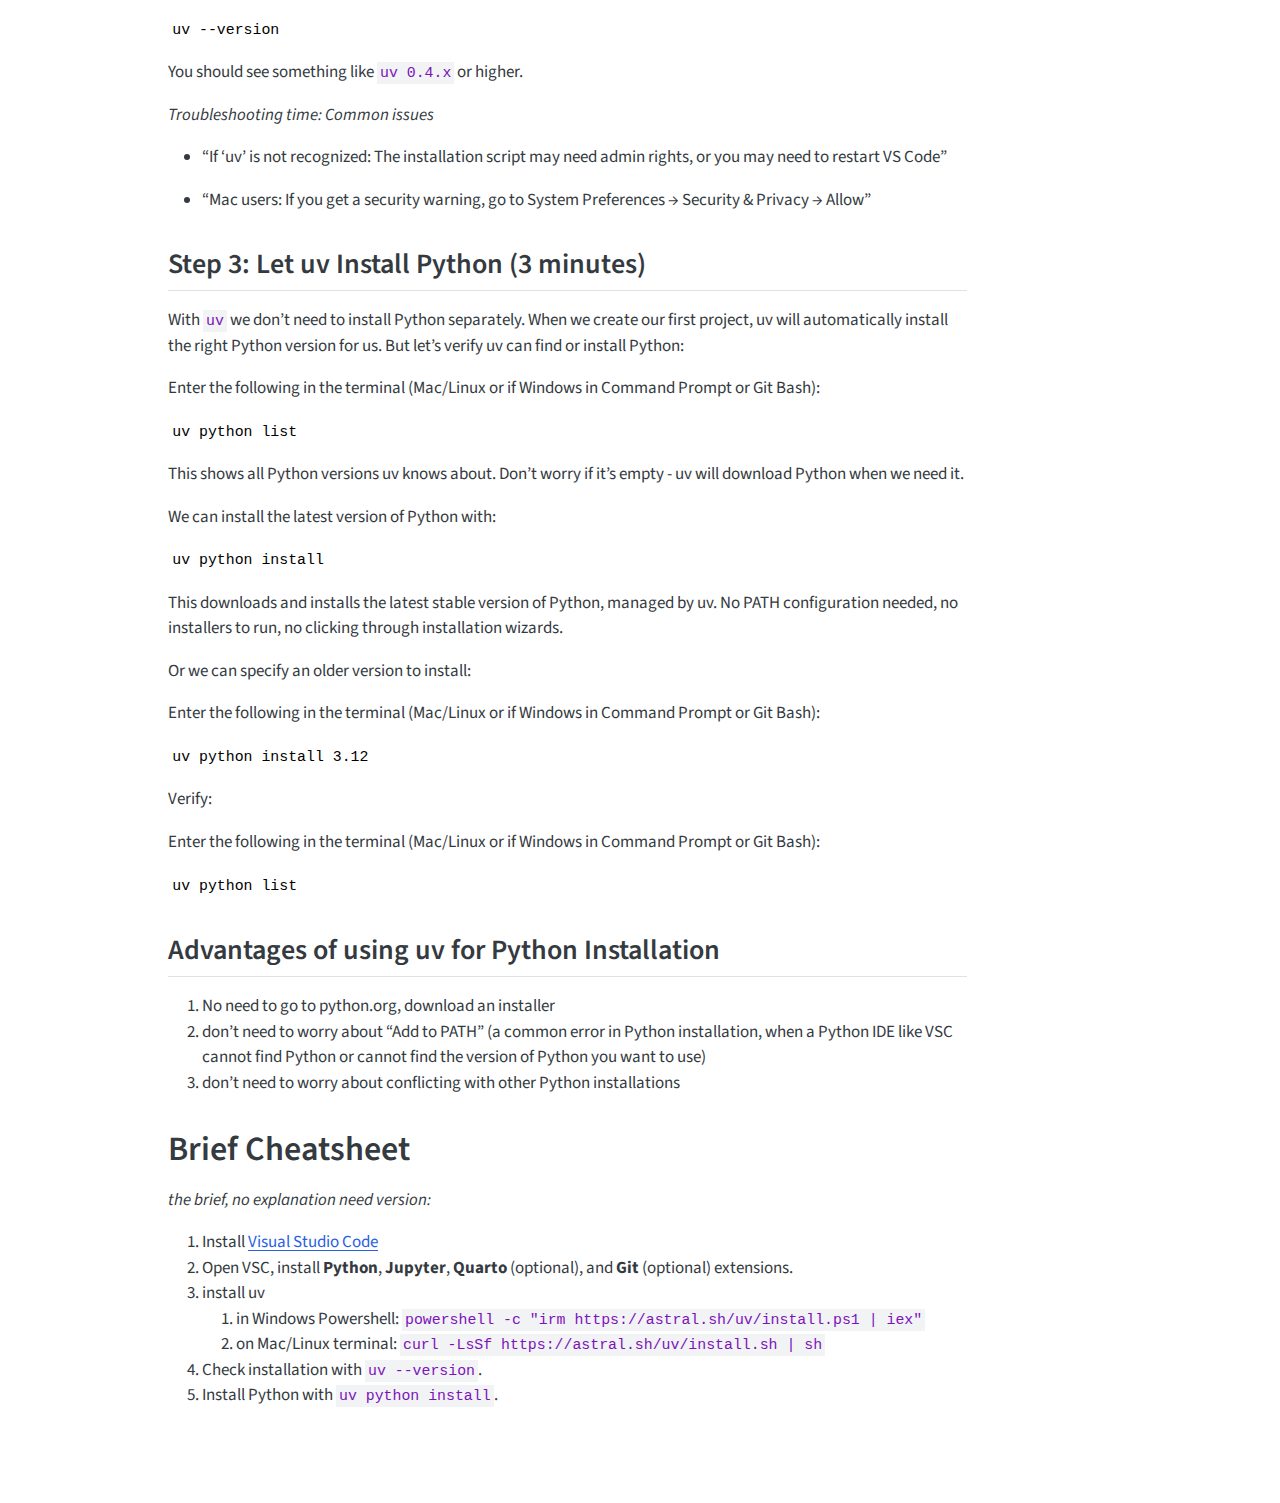
<file: docs/setup/01_python_setup.html>
<!DOCTYPE html>
<html xmlns="http://www.w3.org/1999/xhtml" lang="en" xml:lang="en"><head>

<meta charset="utf-8">
<meta name="generator" content="quarto-1.8.26">

<meta name="viewport" content="width=device-width, initial-scale=1.0, user-scalable=yes">

<meta name="author" content="Jeremy Mikecz">
<meta name="dcterms.date" content="2026-01-13">

<title>Python Setup – Python Setup Tutorial</title>
<style>
code{white-space: pre-wrap;}
span.smallcaps{font-variant: small-caps;}
div.columns{display: flex; gap: min(4vw, 1.5em);}
div.column{flex: auto; overflow-x: auto;}
div.hanging-indent{margin-left: 1.5em; text-indent: -1.5em;}
ul.task-list{list-style: none;}
ul.task-list li input[type="checkbox"] {
  width: 0.8em;
  margin: 0 0.8em 0.2em -1em; /* quarto-specific, see https://github.com/quarto-dev/quarto-cli/issues/4556 */ 
  vertical-align: middle;
}
</style>


<script src="../site_libs/quarto-nav/quarto-nav.js"></script>
<script src="../site_libs/quarto-nav/headroom.min.js"></script>
<script src="../site_libs/clipboard/clipboard.min.js"></script>
<script src="../site_libs/quarto-search/autocomplete.umd.js"></script>
<script src="../site_libs/quarto-search/fuse.min.js"></script>
<script src="../site_libs/quarto-search/quarto-search.js"></script>
<meta name="quarto:offset" content="../">
<script src="../site_libs/quarto-html/quarto.js" type="module"></script>
<script src="../site_libs/quarto-html/tabsets/tabsets.js" type="module"></script>
<script src="../site_libs/quarto-html/axe/axe-check.js" type="module"></script>
<script src="../site_libs/quarto-html/popper.min.js"></script>
<script src="../site_libs/quarto-html/tippy.umd.min.js"></script>
<script src="../site_libs/quarto-html/anchor.min.js"></script>
<link href="../site_libs/quarto-html/tippy.css" rel="stylesheet">
<link href="../site_libs/quarto-html/quarto-syntax-highlighting-587c61ba64f3a5504c4d52d930310e48.css" rel="stylesheet" id="quarto-text-highlighting-styles">
<script src="../site_libs/bootstrap/bootstrap.min.js"></script>
<link href="../site_libs/bootstrap/bootstrap-icons.css" rel="stylesheet">
<link href="../site_libs/bootstrap/bootstrap-e31584831b205ffbb2d98406f31c2a5b.min.css" rel="stylesheet" append-hash="true" id="quarto-bootstrap" data-mode="light">
<script id="quarto-search-options" type="application/json">{
  "location": "navbar",
  "copy-button": false,
  "collapse-after": 3,
  "panel-placement": "end",
  "type": "overlay",
  "limit": 50,
  "keyboard-shortcut": [
    "f",
    "/",
    "s"
  ],
  "show-item-context": false,
  "language": {
    "search-no-results-text": "No results",
    "search-matching-documents-text": "matching documents",
    "search-copy-link-title": "Copy link to search",
    "search-hide-matches-text": "Hide additional matches",
    "search-more-match-text": "more match in this document",
    "search-more-matches-text": "more matches in this document",
    "search-clear-button-title": "Clear",
    "search-text-placeholder": "",
    "search-detached-cancel-button-title": "Cancel",
    "search-submit-button-title": "Submit",
    "search-label": "Search"
  }
}</script>


</head>

<body class="nav-fixed quarto-light">

<div id="quarto-search-results"></div>
  <header id="quarto-header" class="headroom fixed-top">
    <nav class="navbar navbar-expand-lg " data-bs-theme="dark">
      <div class="navbar-container container-fluid">
      <div class="navbar-brand-container mx-auto">
    <a class="navbar-brand" href="../index.html">
    <span class="navbar-title">Python Setup Tutorial</span>
    </a>
  </div>
            <div id="quarto-search" class="" title="Search"></div>
          <button class="navbar-toggler" type="button" data-bs-toggle="collapse" data-bs-target="#navbarCollapse" aria-controls="navbarCollapse" role="menu" aria-expanded="false" aria-label="Toggle navigation" onclick="if (window.quartoToggleHeadroom) { window.quartoToggleHeadroom(); }">
  <span class="navbar-toggler-icon"></span>
</button>
          <div class="collapse navbar-collapse" id="navbarCollapse">
            <ul class="navbar-nav navbar-nav-scroll me-auto">
  <li class="nav-item">
    <a class="nav-link" href="../index.html"> 
<span class="menu-text">Home</span></a>
  </li>  
  <li class="nav-item dropdown ">
    <a class="nav-link dropdown-toggle" href="#" id="nav-menu-setup" role="link" data-bs-toggle="dropdown" aria-expanded="false">
 <span class="menu-text">Setup</span>
    </a>
    <ul class="dropdown-menu" aria-labelledby="nav-menu-setup">    
        <li>
    <a class="dropdown-item" href="../setup/00_setup_slides.html">
 <span class="dropdown-text">Setup Slides</span></a>
  </li>  
        <li>
    <a class="dropdown-item" href="../setup/01_python_setup.html">
 <span class="dropdown-text">Tutorial 1: Python Installation</span></a>
  </li>  
        <li>
    <a class="dropdown-item" href="../setup/02_create_project_from_scratch.html">
 <span class="dropdown-text">Tutorial 2: Create Project</span></a>
  </li>  
        <li>
    <a class="dropdown-item" href="../setup/03_import_project.html">
 <span class="dropdown-text">Tutorial 3: Import Project</span></a>
  </li>  
    </ul>
  </li>
</ul>
          </div> <!-- /navcollapse -->
            <div class="quarto-navbar-tools">
</div>
      </div> <!-- /container-fluid -->
    </nav>
</header>
<!-- content -->
<div id="quarto-content" class="quarto-container page-columns page-rows-contents page-layout-article page-navbar">
<!-- sidebar -->
<!-- margin-sidebar -->
    <div id="quarto-margin-sidebar" class="sidebar margin-sidebar">
        <nav id="TOC" role="doc-toc" class="toc-active">
    <h2 id="toc-title">On this page</h2>
   
  <ul>
  <li><a href="#install-set-up-python-with-visual-studio-code-and-uv" id="toc-install-set-up-python-with-visual-studio-code-and-uv" class="nav-link active" data-scroll-target="#install-set-up-python-with-visual-studio-code-and-uv">Install &amp; Set up Python with Visual Studio Code and UV</a>
  <ul class="collapse">
  <li><a href="#table-of-contents" id="toc-table-of-contents" class="nav-link" data-scroll-target="#table-of-contents">Table of Contents</a></li>
  <li><a href="#step-1-install-visual-studio-code-10-minutes" id="toc-step-1-install-visual-studio-code-10-minutes" class="nav-link" data-scroll-target="#step-1-install-visual-studio-code-10-minutes">Step 1: Install Visual Studio Code (10 minutes)</a></li>
  <li><a href="#step-2-install-uv-5-minutes" id="toc-step-2-install-uv-5-minutes" class="nav-link" data-scroll-target="#step-2-install-uv-5-minutes">Step 2: Install uv (5 minutes)</a>
  <ul class="collapse">
  <li><a href="#windows-powershell" id="toc-windows-powershell" class="nav-link" data-scroll-target="#windows-powershell">Windows (PowerShell)</a></li>
  <li><a href="#macoslinux" id="toc-macoslinux" class="nav-link" data-scroll-target="#macoslinux">macOS/Linux</a></li>
  <li><a href="#linux-installation" id="toc-linux-installation" class="nav-link" data-scroll-target="#linux-installation">Linux Installation</a></li>
  <li><a href="#verify-installation" id="toc-verify-installation" class="nav-link" data-scroll-target="#verify-installation">Verify Installation</a></li>
  </ul></li>
  <li><a href="#step-3-let-uv-install-python-3-minutes" id="toc-step-3-let-uv-install-python-3-minutes" class="nav-link" data-scroll-target="#step-3-let-uv-install-python-3-minutes">Step 3: Let uv Install Python (3 minutes)</a></li>
  <li><a href="#advantages-of-using-uv-for-python-installation" id="toc-advantages-of-using-uv-for-python-installation" class="nav-link" data-scroll-target="#advantages-of-using-uv-for-python-installation">Advantages of using uv for Python Installation</a></li>
  </ul></li>
  <li><a href="#brief-cheatsheet" id="toc-brief-cheatsheet" class="nav-link" data-scroll-target="#brief-cheatsheet">Brief Cheatsheet</a></li>
  </ul>
</nav>
    </div>
<!-- main -->
<main class="content" id="quarto-document-content">

<header id="title-block-header" class="quarto-title-block default">
<div class="quarto-title">
<h1 class="title">Python Setup</h1>
</div>


<div class="quarto-title-meta-author">
  <div class="quarto-title-meta-heading">Author</div>
  <div class="quarto-title-meta-heading">Affiliation</div>
  
    <div class="quarto-title-meta-contents">
    <p class="author">Jeremy Mikecz </p>
  </div>
  <div class="quarto-title-meta-contents">
        <p class="affiliation">
            Research Facilitation, Dartmouth Libraries
          </p>
      </div>
  </div>

<div class="quarto-title-meta">

      
    <div>
    <div class="quarto-title-meta-heading">Published</div>
    <div class="quarto-title-meta-contents">
      <p class="date">January 13, 2026</p>
    </div>
  </div>
  
    
  </div>
  


</header>


<section id="install-set-up-python-with-visual-studio-code-and-uv" class="level1">
<h1>Install &amp; Set up Python with Visual Studio Code and UV</h1>
<p>This document provides detailed instructions for installing and setting up Visual Studio Code and Python (via uv)</p>
<section id="table-of-contents" class="level2">
<h2 class="anchored" data-anchor-id="table-of-contents">Table of Contents</h2>
</section>
<section id="step-1-install-visual-studio-code-10-minutes" class="level2">
<h2 class="anchored" data-anchor-id="step-1-install-visual-studio-code-10-minutes">Step 1: Install Visual Studio Code (10 minutes)</h2>
<ul>
<li><p>Go to <a href="https://code.visualstudio.com/" class="uri">https://code.visualstudio.com/</a></p></li>
<li><p>Download for your operating system (it auto-detects)</p></li>
<li><p>Install VS Code with default options</p></li>
<li><p>Launch VS Code</p></li>
</ul>
<p>Once opened, let’s install essential extensions (click Extensions icon - looks like four squares - in sidebar or press Ctrl+Shift+X):</p>
<ol type="1">
<li><p>Search for <strong>‘Python’</strong> - install the one by Microsoft</p></li>
<li><p>Search for <strong>‘Jupyter’</strong> - install the one by Microsoft</p></li>
<li><p>Search for <strong>‘Quarto’</strong> - use to create and work with Quarto notebooks and presentations</p></li>
<li><p>Search for <strong>‘Git History’</strong> (optional but useful)</p></li>
</ol>
<p>These extensions will help VS Code work with Python.</p>
</section>
<section id="step-2-install-uv-5-minutes" class="level2">
<h2 class="anchored" data-anchor-id="step-2-install-uv-5-minutes">Step 2: Install uv (5 minutes)</h2>
<p>Now we install <code>uv</code>, which will handle EVERYTHING else for us - including Python itself. This is the modern way to manage Python projects. <code>uv</code> is a fast Python package and project manager that we’ll use for managing dependencies.</p>
<p><strong>Dependencies</strong> are other software that are needed for a program to run. For Python, this often means</p>
<p>Open the integrated terminal in VS Code:</p>
<ul>
<li><p><strong>Windows/Linux</strong>: Press <code>Ctrl + ``</code> (that’s the backtick key, usually above Tab)</p></li>
<li><p><strong>Mac</strong>: Press <code>Cmd + ``</code></p></li>
</ul>
<p>Or use the menu: Terminal → New Terminal</p>
<section id="windows-powershell" class="level3">
<h3 class="anchored" data-anchor-id="windows-powershell">Windows (PowerShell)</h3>
<p>Windows: Type in a Powershell terminal</p>
<pre><code>powershell -c "irm https://astral.sh/uv/install.ps1 | iex"</code></pre>
<p>If you get an error like this - <code>Error: Powershell requires an execution policy...</code> - then we need to temporarily bypass Powershell’s policies by running:</p>
<pre><code>powershell -ExecutionPolicy ByPass -c "irm https://astral.sh/uv/install.ps1 | iex"</code></pre>
<section id="alternate-installations-for-windows" class="level4">
<h4 class="anchored" data-anchor-id="alternate-installations-for-windows">Alternate Installations for Windows</h4>
<p>If the above did not work you can also try:</p>
<p><strong>winget option</strong> 1. <a href="https://learn.microsoft.com/en-us/windows/package-manager/winget/">install winget</a> 2. Run in the terminal from VSC:</p>
<pre><code>winget install --id=astral-sh.uv -e</code></pre>
<p><strong>scoop option</strong> 1. <a href="https://scoop.sh/">install scoop</a> 2. Run in the terminal from VSC:</p>
<pre><code>scoop install uv</code></pre>
<p><strong>Troubleshooting Windows:</strong> If uv is not recognized:</p>
<pre><code> Check if %USERPROFILE%\.local\bin is in your PATH
 Add manually: System Properties → Environment Variables → Path → Add the directory
 Restart your terminal</code></pre>
</section>
</section>
<section id="macoslinux" class="level3">
<h3 class="anchored" data-anchor-id="macoslinux">macOS/Linux</h3>
<p>Type the following in a Mac/Linux terminal:</p>
<pre><code>curl -LsSf https://astral.sh/uv/install.sh | sh</code></pre>
<section id="alternate-installations-for-macs" class="level4">
<h4 class="anchored" data-anchor-id="alternate-installations-for-macs">Alternate Installations for Macs</h4>
<p>If the above did not work on your Mac you can also try:</p>
<p><strong>homebrew option</strong></p>
</section>
<section id="post-installation-macos" class="level4">
<h4 class="anchored" data-anchor-id="post-installation-macos">Post-Installation (macOS)</h4>
<pre><code># If using the shell script, add to your shell profile
# For zsh (default on modern macOS):
echo 'export PATH="$HOME/.local/bin:$PATH"' &gt;&gt; ~/.zshrc
source ~/.zshrc

# For bash:
echo 'export PATH="$HOME/.local/bin:$PATH"' &gt;&gt; ~/.bashrc
source ~/.bashrc

# Verify
uv --version</code></pre>
</section>
</section>
<section id="linux-installation" class="level3">
<h3 class="anchored" data-anchor-id="linux-installation">Linux Installation</h3>
<pre><code># Shell script (works on most distributions)
curl -LsSf https://astral.sh/uv/install.sh | sh

# Add to PATH (add to ~/.bashrc or ~/.zshrc)
export PATH="$HOME/.local/bin:$PATH"

# Reload shell
source ~/.bashrc  # or source ~/.zshrc

# Verify
uv --version</code></pre>
<p>Troubleshooting Linux:</p>
<pre><code>If curl is not installed: sudo apt install curl (Ubuntu/Debian)
Permission denied: The script installs to ~/.local/bin, which shouldn't require sudo</code></pre>
</section>
<section id="verify-installation" class="level3">
<h3 class="anchored" data-anchor-id="verify-installation">Verify Installation</h3>
<p>After installation completes:</p>
<ol type="1">
<li><p><strong>Close the terminal tab</strong> in VS Code (click the trash can icon)</p></li>
<li><p><strong>Open a new terminal</strong> (Ctrl/Cmd + ` again)</p></li>
<li><p>Verify installation by running the following (Mac/Linux or if Windows in Command Prompt or Git Bash):</p></li>
</ol>
<pre><code>uv --version</code></pre>
<p>You should see something like <code>uv 0.4.x</code> or higher.</p>
<p><em>Troubleshooting time: Common issues</em></p>
<ul>
<li><p>“If ‘uv’ is not recognized: The installation script may need admin rights, or you may need to restart VS Code”</p></li>
<li><p>“Mac users: If you get a security warning, go to System Preferences → Security &amp; Privacy → Allow”</p></li>
</ul>
</section>
</section>
<section id="step-3-let-uv-install-python-3-minutes" class="level2">
<h2 class="anchored" data-anchor-id="step-3-let-uv-install-python-3-minutes">Step 3: Let uv Install Python (3 minutes)</h2>
<p>With <code>uv</code> we don’t need to install Python separately. When we create our first project, uv will automatically install the right Python version for us. But let’s verify uv can find or install Python:</p>
<p>Enter the following in the terminal (Mac/Linux or if Windows in Command Prompt or Git Bash):</p>
<pre class="{bash}"><code>uv python list</code></pre>
<p>This shows all Python versions uv knows about. Don’t worry if it’s empty - uv will download Python when we need it.</p>
<p>We can install the latest version of Python with:</p>
<pre class="{bash}"><code>uv python install</code></pre>
<p>This downloads and installs the latest stable version of Python, managed by uv. No PATH configuration needed, no installers to run, no clicking through installation wizards.</p>
<p>Or we can specify an older version to install:</p>
<p>Enter the following in the terminal (Mac/Linux or if Windows in Command Prompt or Git Bash):</p>
<pre class="{bash}"><code>uv python install 3.12</code></pre>
<p>Verify:</p>
<p>Enter the following in the terminal (Mac/Linux or if Windows in Command Prompt or Git Bash):</p>
<pre class="{bash}"><code>uv python list</code></pre>
</section>
<section id="advantages-of-using-uv-for-python-installation" class="level2">
<h2 class="anchored" data-anchor-id="advantages-of-using-uv-for-python-installation">Advantages of using uv for Python Installation</h2>
<ol type="1">
<li>No need to go to python.org, download an installer</li>
<li>don’t need to worry about “Add to PATH” (a common error in Python installation, when a Python IDE like VSC cannot find Python or cannot find the version of Python you want to use)</li>
<li>don’t need to worry about conflicting with other Python installations</li>
</ol>
</section>
</section>
<section id="brief-cheatsheet" class="level1">
<h1>Brief Cheatsheet</h1>
<p><em>the brief, no explanation need version:</em></p>
<ol type="1">
<li>Install <a href="https://code.visualstudio.com/">Visual Studio Code</a></li>
<li>Open VSC, install <strong>Python</strong>, <strong>Jupyter</strong>, <strong>Quarto</strong> (optional), and <strong>Git</strong> (optional) extensions.</li>
<li>install uv
<ol type="1">
<li>in Windows Powershell: <code>powershell -c "irm https://astral.sh/uv/install.ps1 | iex"</code></li>
<li>on Mac/Linux terminal: <code>curl -LsSf https://astral.sh/uv/install.sh | sh</code></li>
</ol></li>
<li>Check installation with <code>uv --version</code>.</li>
<li>Install Python with <code>uv python install</code>.</li>
</ol>


</section>

</main> <!-- /main -->
<script id="quarto-html-after-body" type="application/javascript">
  window.document.addEventListener("DOMContentLoaded", function (event) {
    const icon = "";
    const anchorJS = new window.AnchorJS();
    anchorJS.options = {
      placement: 'right',
      icon: icon
    };
    anchorJS.add('.anchored');
    const isCodeAnnotation = (el) => {
      for (const clz of el.classList) {
        if (clz.startsWith('code-annotation-')) {                     
          return true;
        }
      }
      return false;
    }
    const onCopySuccess = function(e) {
      // button target
      const button = e.trigger;
      // don't keep focus
      button.blur();
      // flash "checked"
      button.classList.add('code-copy-button-checked');
      var currentTitle = button.getAttribute("title");
      button.setAttribute("title", "Copied!");
      let tooltip;
      if (window.bootstrap) {
        button.setAttribute("data-bs-toggle", "tooltip");
        button.setAttribute("data-bs-placement", "left");
        button.setAttribute("data-bs-title", "Copied!");
        tooltip = new bootstrap.Tooltip(button, 
          { trigger: "manual", 
            customClass: "code-copy-button-tooltip",
            offset: [0, -8]});
        tooltip.show();    
      }
      setTimeout(function() {
        if (tooltip) {
          tooltip.hide();
          button.removeAttribute("data-bs-title");
          button.removeAttribute("data-bs-toggle");
          button.removeAttribute("data-bs-placement");
        }
        button.setAttribute("title", currentTitle);
        button.classList.remove('code-copy-button-checked');
      }, 1000);
      // clear code selection
      e.clearSelection();
    }
    const getTextToCopy = function(trigger) {
      const outerScaffold = trigger.parentElement.cloneNode(true);
      const codeEl = outerScaffold.querySelector('code');
      for (const childEl of codeEl.children) {
        if (isCodeAnnotation(childEl)) {
          childEl.remove();
        }
      }
      return codeEl.innerText;
    }
    const clipboard = new window.ClipboardJS('.code-copy-button:not([data-in-quarto-modal])', {
      text: getTextToCopy
    });
    clipboard.on('success', onCopySuccess);
    if (window.document.getElementById('quarto-embedded-source-code-modal')) {
      const clipboardModal = new window.ClipboardJS('.code-copy-button[data-in-quarto-modal]', {
        text: getTextToCopy,
        container: window.document.getElementById('quarto-embedded-source-code-modal')
      });
      clipboardModal.on('success', onCopySuccess);
    }
      var localhostRegex = new RegExp(/^(?:http|https):\/\/localhost\:?[0-9]*\//);
      var mailtoRegex = new RegExp(/^mailto:/);
        var filterRegex = new RegExp("https:\/\/Dartmouth-Libraries\.github\.io\/python-setup\/");
      var isInternal = (href) => {
          return filterRegex.test(href) || localhostRegex.test(href) || mailtoRegex.test(href);
      }
      // Inspect non-navigation links and adorn them if external
     var links = window.document.querySelectorAll('a[href]:not(.nav-link):not(.navbar-brand):not(.toc-action):not(.sidebar-link):not(.sidebar-item-toggle):not(.pagination-link):not(.no-external):not([aria-hidden]):not(.dropdown-item):not(.quarto-navigation-tool):not(.about-link)');
      for (var i=0; i<links.length; i++) {
        const link = links[i];
        if (!isInternal(link.href)) {
          // undo the damage that might have been done by quarto-nav.js in the case of
          // links that we want to consider external
          if (link.dataset.originalHref !== undefined) {
            link.href = link.dataset.originalHref;
          }
        }
      }
    function tippyHover(el, contentFn, onTriggerFn, onUntriggerFn) {
      const config = {
        allowHTML: true,
        maxWidth: 500,
        delay: 100,
        arrow: false,
        appendTo: function(el) {
            return el.parentElement;
        },
        interactive: true,
        interactiveBorder: 10,
        theme: 'quarto',
        placement: 'bottom-start',
      };
      if (contentFn) {
        config.content = contentFn;
      }
      if (onTriggerFn) {
        config.onTrigger = onTriggerFn;
      }
      if (onUntriggerFn) {
        config.onUntrigger = onUntriggerFn;
      }
      window.tippy(el, config); 
    }
    const noterefs = window.document.querySelectorAll('a[role="doc-noteref"]');
    for (var i=0; i<noterefs.length; i++) {
      const ref = noterefs[i];
      tippyHover(ref, function() {
        // use id or data attribute instead here
        let href = ref.getAttribute('data-footnote-href') || ref.getAttribute('href');
        try { href = new URL(href).hash; } catch {}
        const id = href.replace(/^#\/?/, "");
        const note = window.document.getElementById(id);
        if (note) {
          return note.innerHTML;
        } else {
          return "";
        }
      });
    }
    const xrefs = window.document.querySelectorAll('a.quarto-xref');
    const processXRef = (id, note) => {
      // Strip column container classes
      const stripColumnClz = (el) => {
        el.classList.remove("page-full", "page-columns");
        if (el.children) {
          for (const child of el.children) {
            stripColumnClz(child);
          }
        }
      }
      stripColumnClz(note)
      if (id === null || id.startsWith('sec-')) {
        // Special case sections, only their first couple elements
        const container = document.createElement("div");
        if (note.children && note.children.length > 2) {
          container.appendChild(note.children[0].cloneNode(true));
          for (let i = 1; i < note.children.length; i++) {
            const child = note.children[i];
            if (child.tagName === "P" && child.innerText === "") {
              continue;
            } else {
              container.appendChild(child.cloneNode(true));
              break;
            }
          }
          if (window.Quarto?.typesetMath) {
            window.Quarto.typesetMath(container);
          }
          return container.innerHTML
        } else {
          if (window.Quarto?.typesetMath) {
            window.Quarto.typesetMath(note);
          }
          return note.innerHTML;
        }
      } else {
        // Remove any anchor links if they are present
        const anchorLink = note.querySelector('a.anchorjs-link');
        if (anchorLink) {
          anchorLink.remove();
        }
        if (window.Quarto?.typesetMath) {
          window.Quarto.typesetMath(note);
        }
        if (note.classList.contains("callout")) {
          return note.outerHTML;
        } else {
          return note.innerHTML;
        }
      }
    }
    for (var i=0; i<xrefs.length; i++) {
      const xref = xrefs[i];
      tippyHover(xref, undefined, function(instance) {
        instance.disable();
        let url = xref.getAttribute('href');
        let hash = undefined; 
        if (url.startsWith('#')) {
          hash = url;
        } else {
          try { hash = new URL(url).hash; } catch {}
        }
        if (hash) {
          const id = hash.replace(/^#\/?/, "");
          const note = window.document.getElementById(id);
          if (note !== null) {
            try {
              const html = processXRef(id, note.cloneNode(true));
              instance.setContent(html);
            } finally {
              instance.enable();
              instance.show();
            }
          } else {
            // See if we can fetch this
            fetch(url.split('#')[0])
            .then(res => res.text())
            .then(html => {
              const parser = new DOMParser();
              const htmlDoc = parser.parseFromString(html, "text/html");
              const note = htmlDoc.getElementById(id);
              if (note !== null) {
                const html = processXRef(id, note);
                instance.setContent(html);
              } 
            }).finally(() => {
              instance.enable();
              instance.show();
            });
          }
        } else {
          // See if we can fetch a full url (with no hash to target)
          // This is a special case and we should probably do some content thinning / targeting
          fetch(url)
          .then(res => res.text())
          .then(html => {
            const parser = new DOMParser();
            const htmlDoc = parser.parseFromString(html, "text/html");
            const note = htmlDoc.querySelector('main.content');
            if (note !== null) {
              // This should only happen for chapter cross references
              // (since there is no id in the URL)
              // remove the first header
              if (note.children.length > 0 && note.children[0].tagName === "HEADER") {
                note.children[0].remove();
              }
              const html = processXRef(null, note);
              instance.setContent(html);
            } 
          }).finally(() => {
            instance.enable();
            instance.show();
          });
        }
      }, function(instance) {
      });
    }
        let selectedAnnoteEl;
        const selectorForAnnotation = ( cell, annotation) => {
          let cellAttr = 'data-code-cell="' + cell + '"';
          let lineAttr = 'data-code-annotation="' +  annotation + '"';
          const selector = 'span[' + cellAttr + '][' + lineAttr + ']';
          return selector;
        }
        const selectCodeLines = (annoteEl) => {
          const doc = window.document;
          const targetCell = annoteEl.getAttribute("data-target-cell");
          const targetAnnotation = annoteEl.getAttribute("data-target-annotation");
          const annoteSpan = window.document.querySelector(selectorForAnnotation(targetCell, targetAnnotation));
          const lines = annoteSpan.getAttribute("data-code-lines").split(",");
          const lineIds = lines.map((line) => {
            return targetCell + "-" + line;
          })
          let top = null;
          let height = null;
          let parent = null;
          if (lineIds.length > 0) {
              //compute the position of the single el (top and bottom and make a div)
              const el = window.document.getElementById(lineIds[0]);
              top = el.offsetTop;
              height = el.offsetHeight;
              parent = el.parentElement.parentElement;
            if (lineIds.length > 1) {
              const lastEl = window.document.getElementById(lineIds[lineIds.length - 1]);
              const bottom = lastEl.offsetTop + lastEl.offsetHeight;
              height = bottom - top;
            }
            if (top !== null && height !== null && parent !== null) {
              // cook up a div (if necessary) and position it 
              let div = window.document.getElementById("code-annotation-line-highlight");
              if (div === null) {
                div = window.document.createElement("div");
                div.setAttribute("id", "code-annotation-line-highlight");
                div.style.position = 'absolute';
                parent.appendChild(div);
              }
              div.style.top = top - 2 + "px";
              div.style.height = height + 4 + "px";
              div.style.left = 0;
              let gutterDiv = window.document.getElementById("code-annotation-line-highlight-gutter");
              if (gutterDiv === null) {
                gutterDiv = window.document.createElement("div");
                gutterDiv.setAttribute("id", "code-annotation-line-highlight-gutter");
                gutterDiv.style.position = 'absolute';
                const codeCell = window.document.getElementById(targetCell);
                const gutter = codeCell.querySelector('.code-annotation-gutter');
                gutter.appendChild(gutterDiv);
              }
              gutterDiv.style.top = top - 2 + "px";
              gutterDiv.style.height = height + 4 + "px";
            }
            selectedAnnoteEl = annoteEl;
          }
        };
        const unselectCodeLines = () => {
          const elementsIds = ["code-annotation-line-highlight", "code-annotation-line-highlight-gutter"];
          elementsIds.forEach((elId) => {
            const div = window.document.getElementById(elId);
            if (div) {
              div.remove();
            }
          });
          selectedAnnoteEl = undefined;
        };
          // Handle positioning of the toggle
      window.addEventListener(
        "resize",
        throttle(() => {
          elRect = undefined;
          if (selectedAnnoteEl) {
            selectCodeLines(selectedAnnoteEl);
          }
        }, 10)
      );
      function throttle(fn, ms) {
      let throttle = false;
      let timer;
        return (...args) => {
          if(!throttle) { // first call gets through
              fn.apply(this, args);
              throttle = true;
          } else { // all the others get throttled
              if(timer) clearTimeout(timer); // cancel #2
              timer = setTimeout(() => {
                fn.apply(this, args);
                timer = throttle = false;
              }, ms);
          }
        };
      }
        // Attach click handler to the DT
        const annoteDls = window.document.querySelectorAll('dt[data-target-cell]');
        for (const annoteDlNode of annoteDls) {
          annoteDlNode.addEventListener('click', (event) => {
            const clickedEl = event.target;
            if (clickedEl !== selectedAnnoteEl) {
              unselectCodeLines();
              const activeEl = window.document.querySelector('dt[data-target-cell].code-annotation-active');
              if (activeEl) {
                activeEl.classList.remove('code-annotation-active');
              }
              selectCodeLines(clickedEl);
              clickedEl.classList.add('code-annotation-active');
            } else {
              // Unselect the line
              unselectCodeLines();
              clickedEl.classList.remove('code-annotation-active');
            }
          });
        }
    const findCites = (el) => {
      const parentEl = el.parentElement;
      if (parentEl) {
        const cites = parentEl.dataset.cites;
        if (cites) {
          return {
            el,
            cites: cites.split(' ')
          };
        } else {
          return findCites(el.parentElement)
        }
      } else {
        return undefined;
      }
    };
    var bibliorefs = window.document.querySelectorAll('a[role="doc-biblioref"]');
    for (var i=0; i<bibliorefs.length; i++) {
      const ref = bibliorefs[i];
      const citeInfo = findCites(ref);
      if (citeInfo) {
        tippyHover(citeInfo.el, function() {
          var popup = window.document.createElement('div');
          citeInfo.cites.forEach(function(cite) {
            var citeDiv = window.document.createElement('div');
            citeDiv.classList.add('hanging-indent');
            citeDiv.classList.add('csl-entry');
            var biblioDiv = window.document.getElementById('ref-' + cite);
            if (biblioDiv) {
              citeDiv.innerHTML = biblioDiv.innerHTML;
            }
            popup.appendChild(citeDiv);
          });
          return popup.innerHTML;
        });
      }
    }
  });
  </script>
</div> <!-- /content -->




</body></html>
</file>
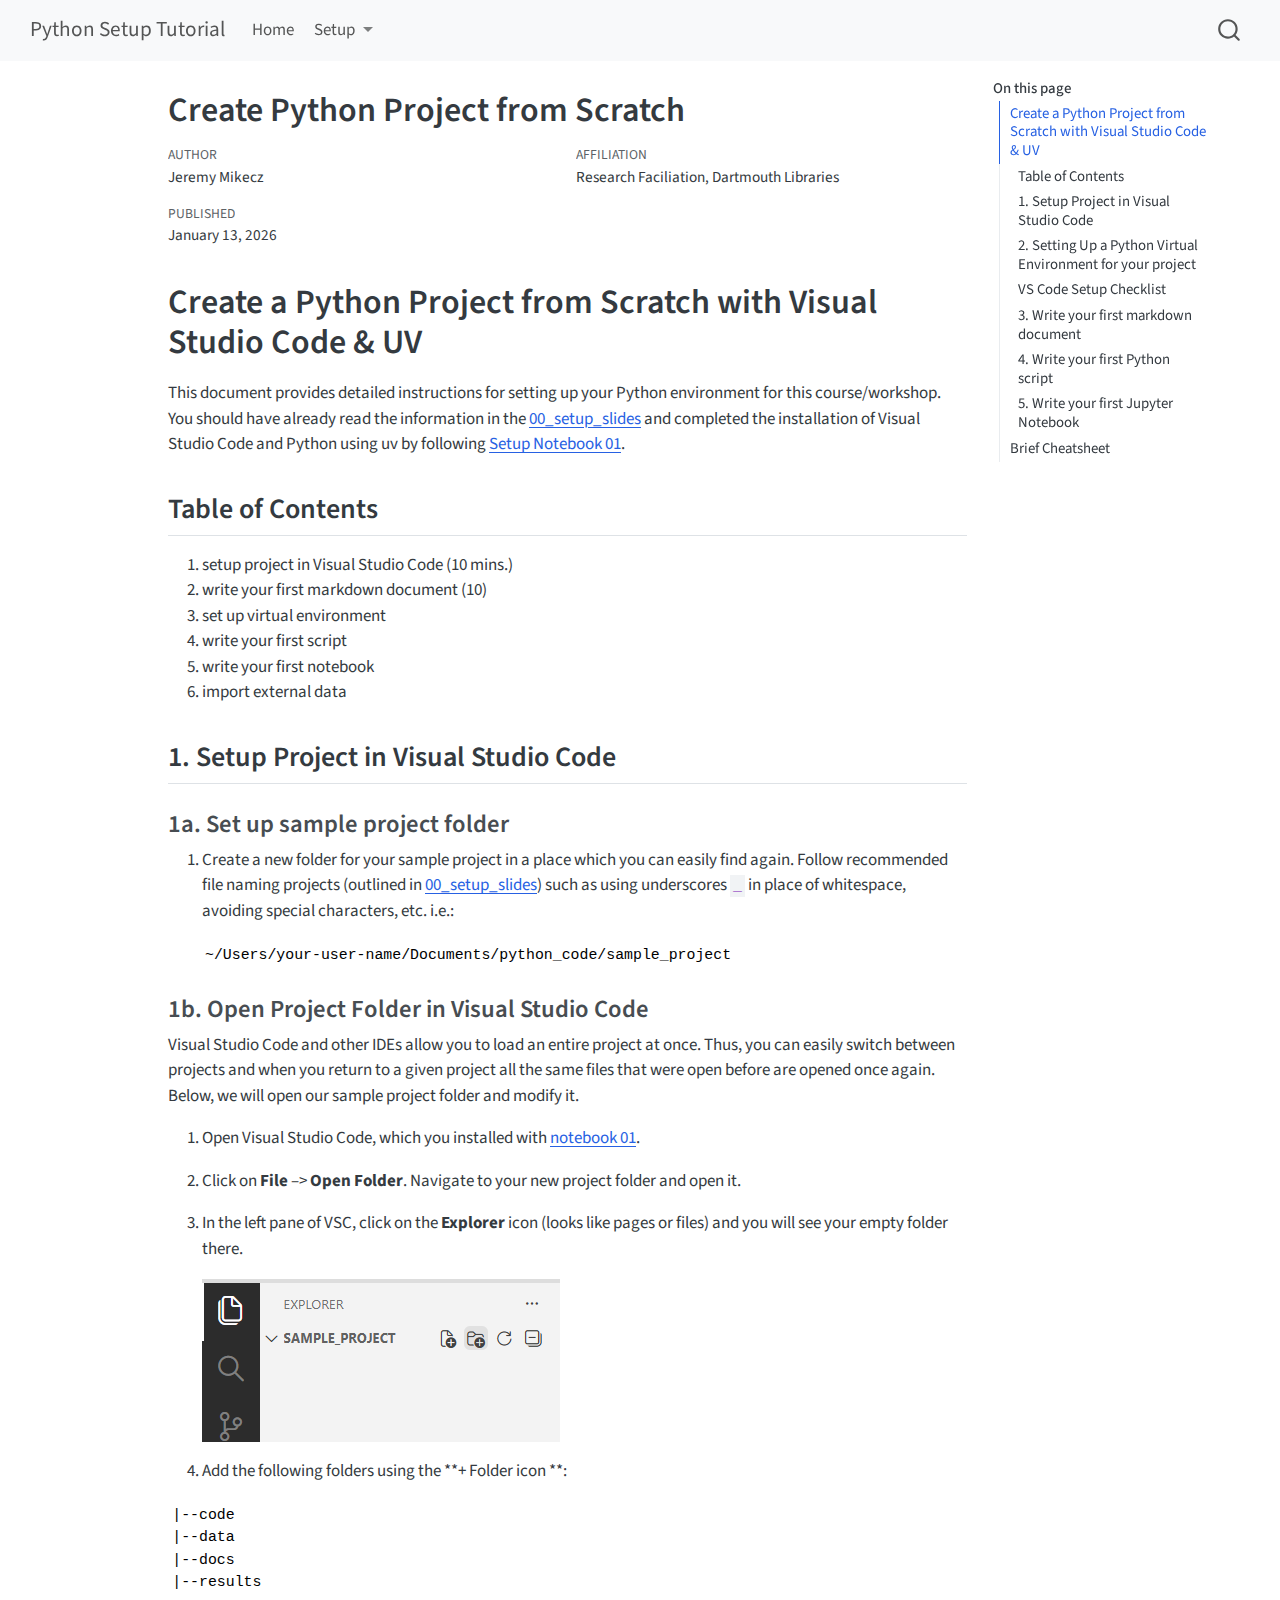
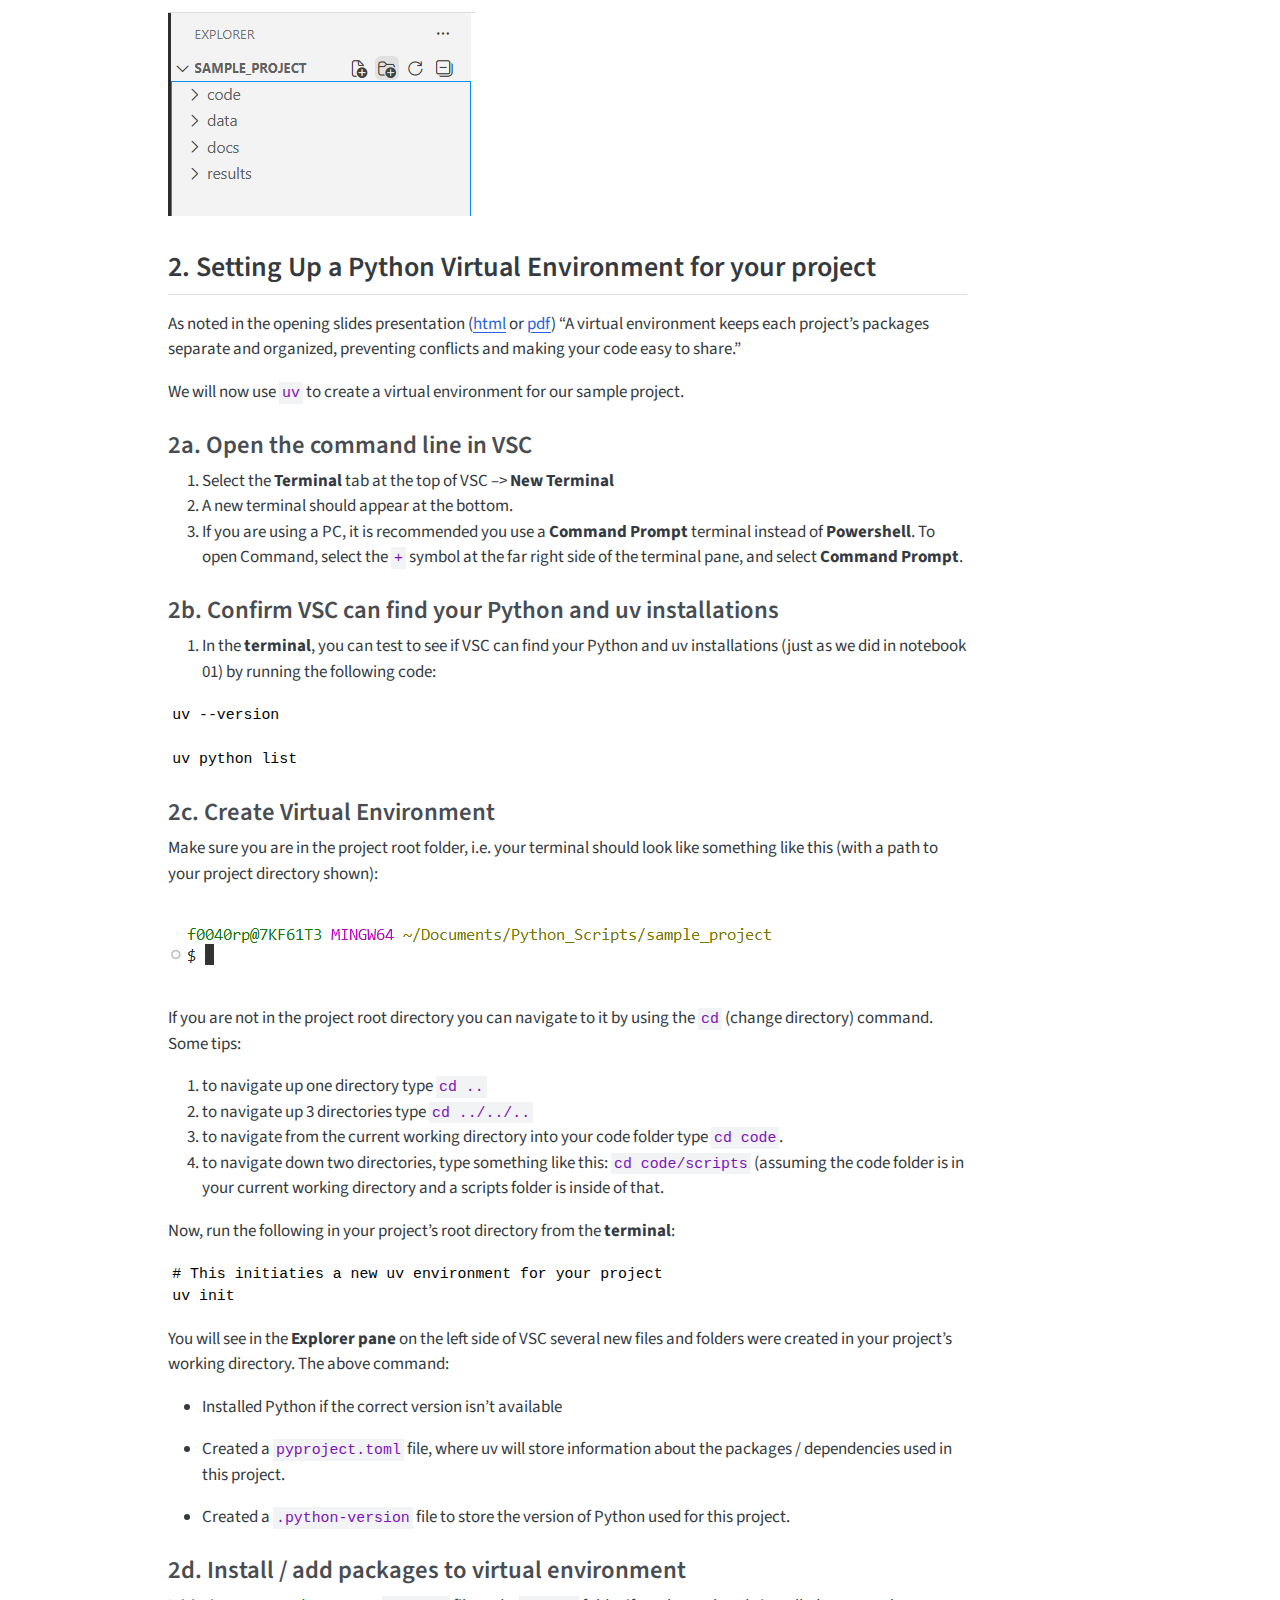
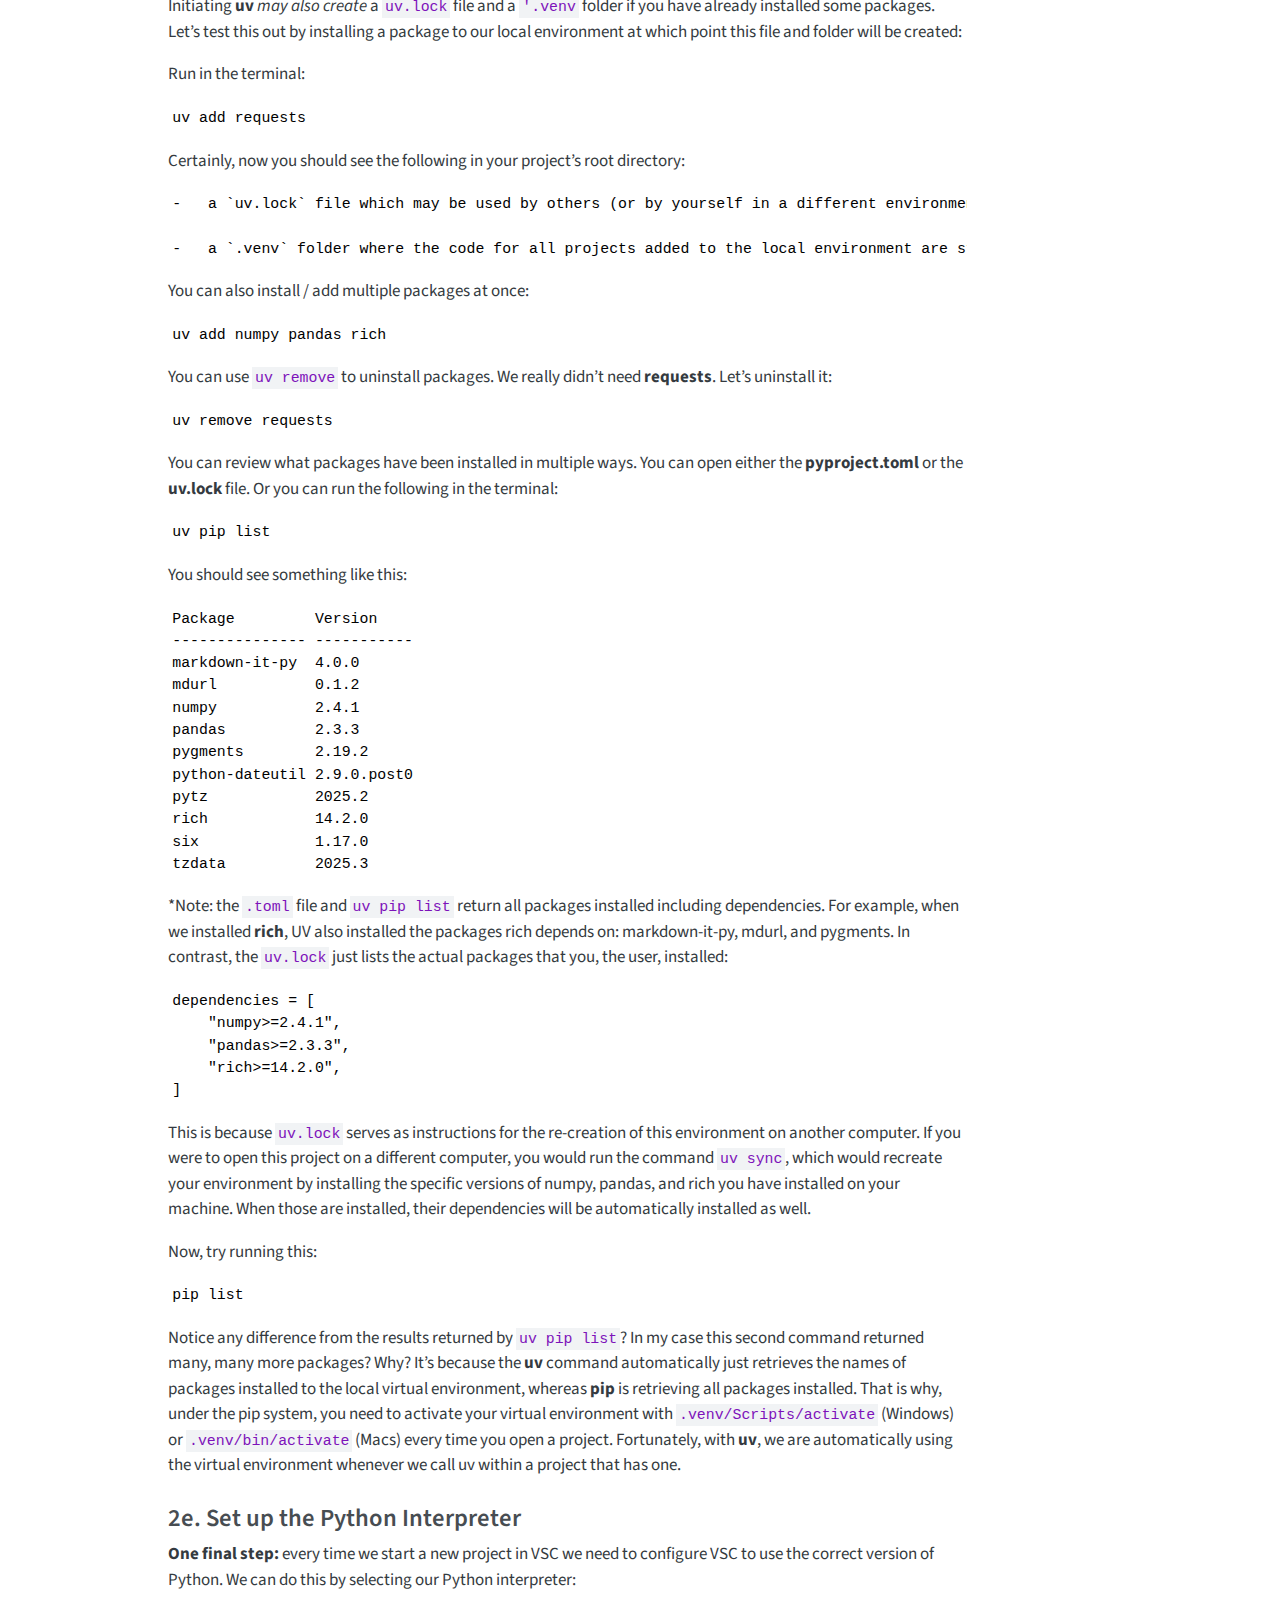
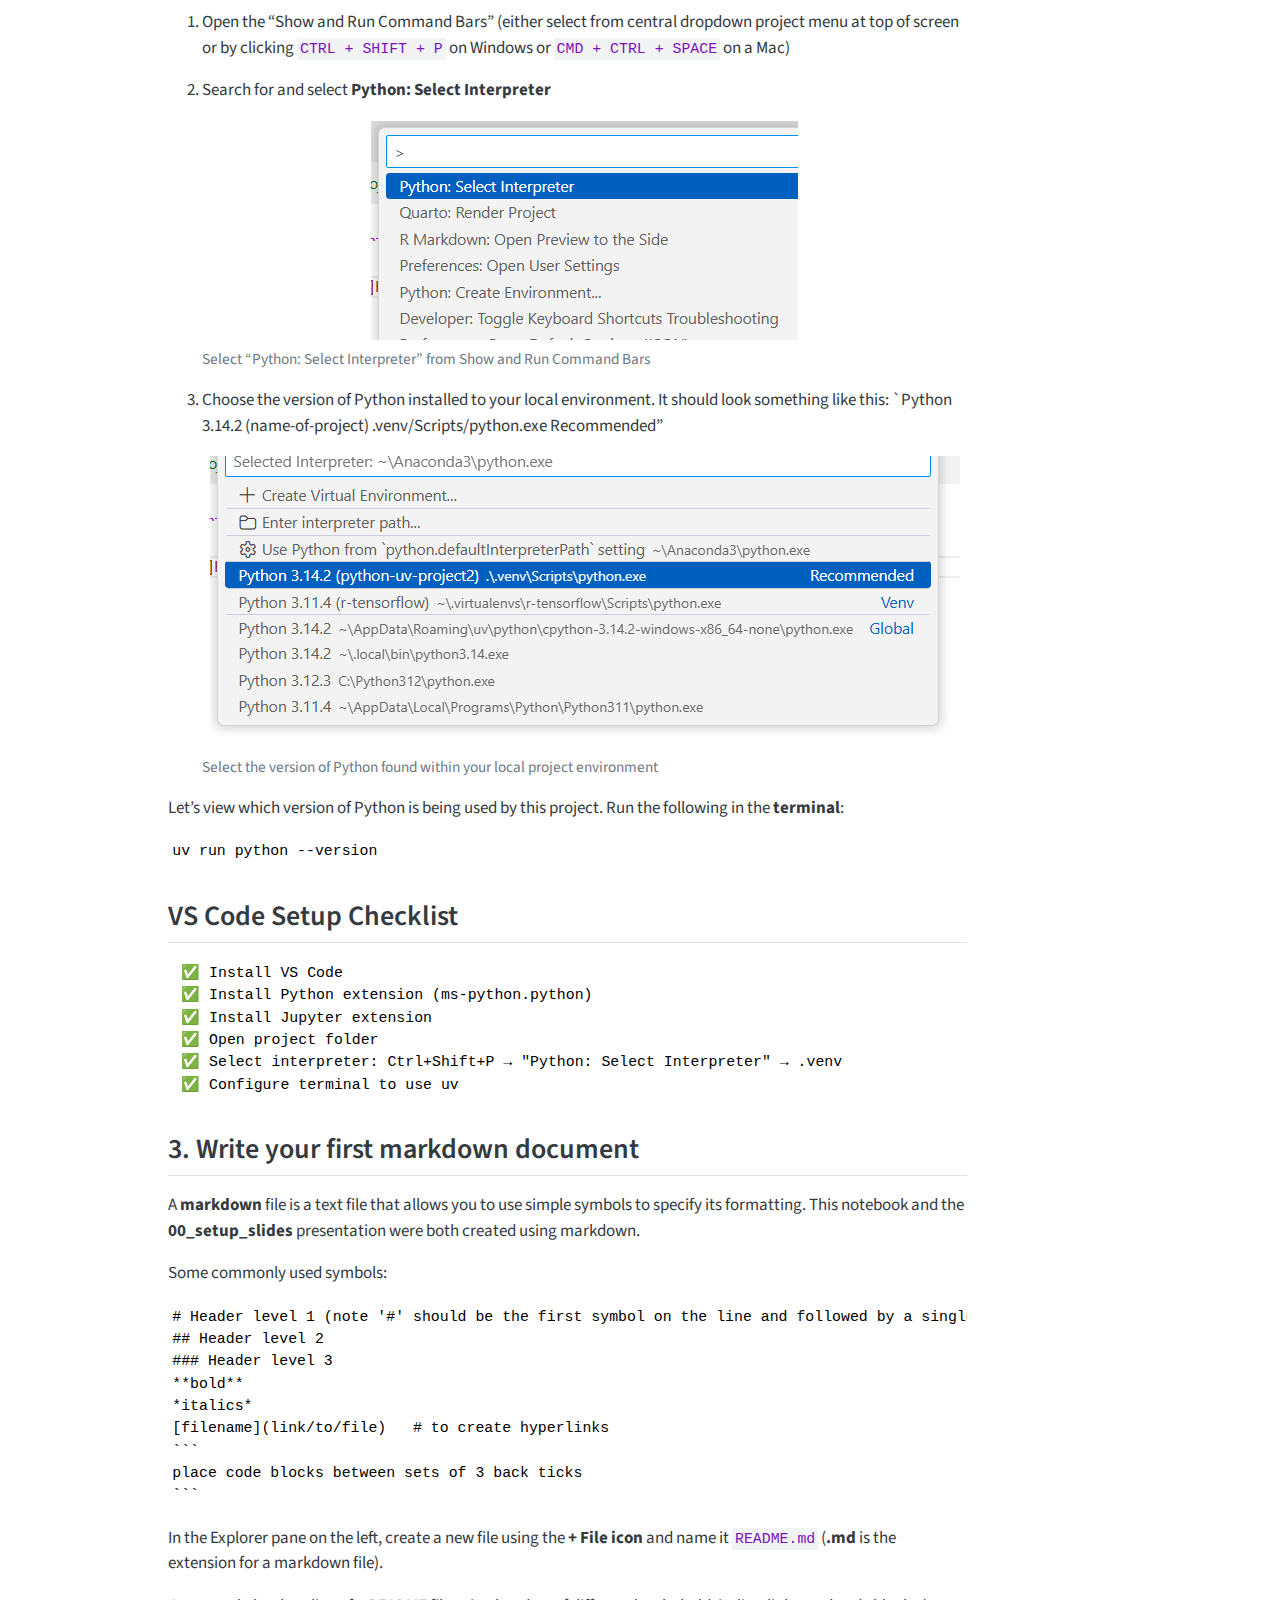
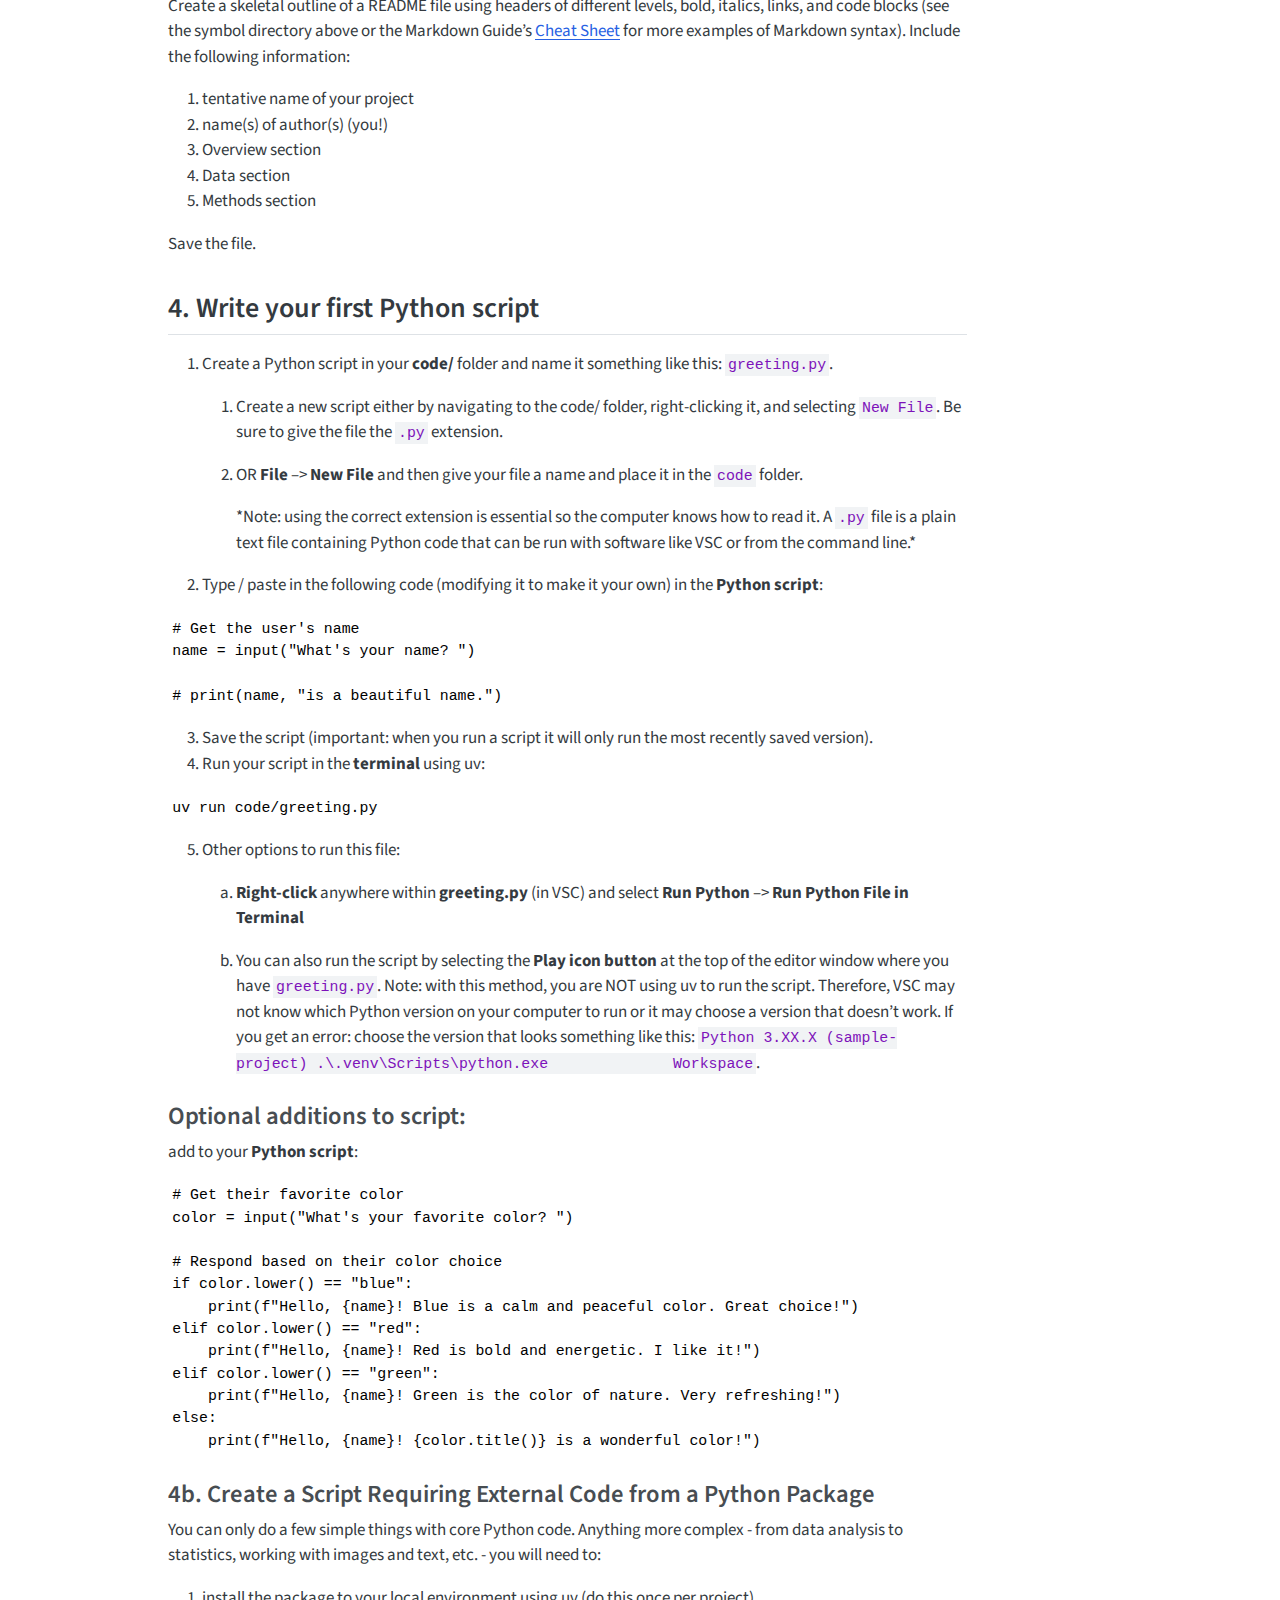
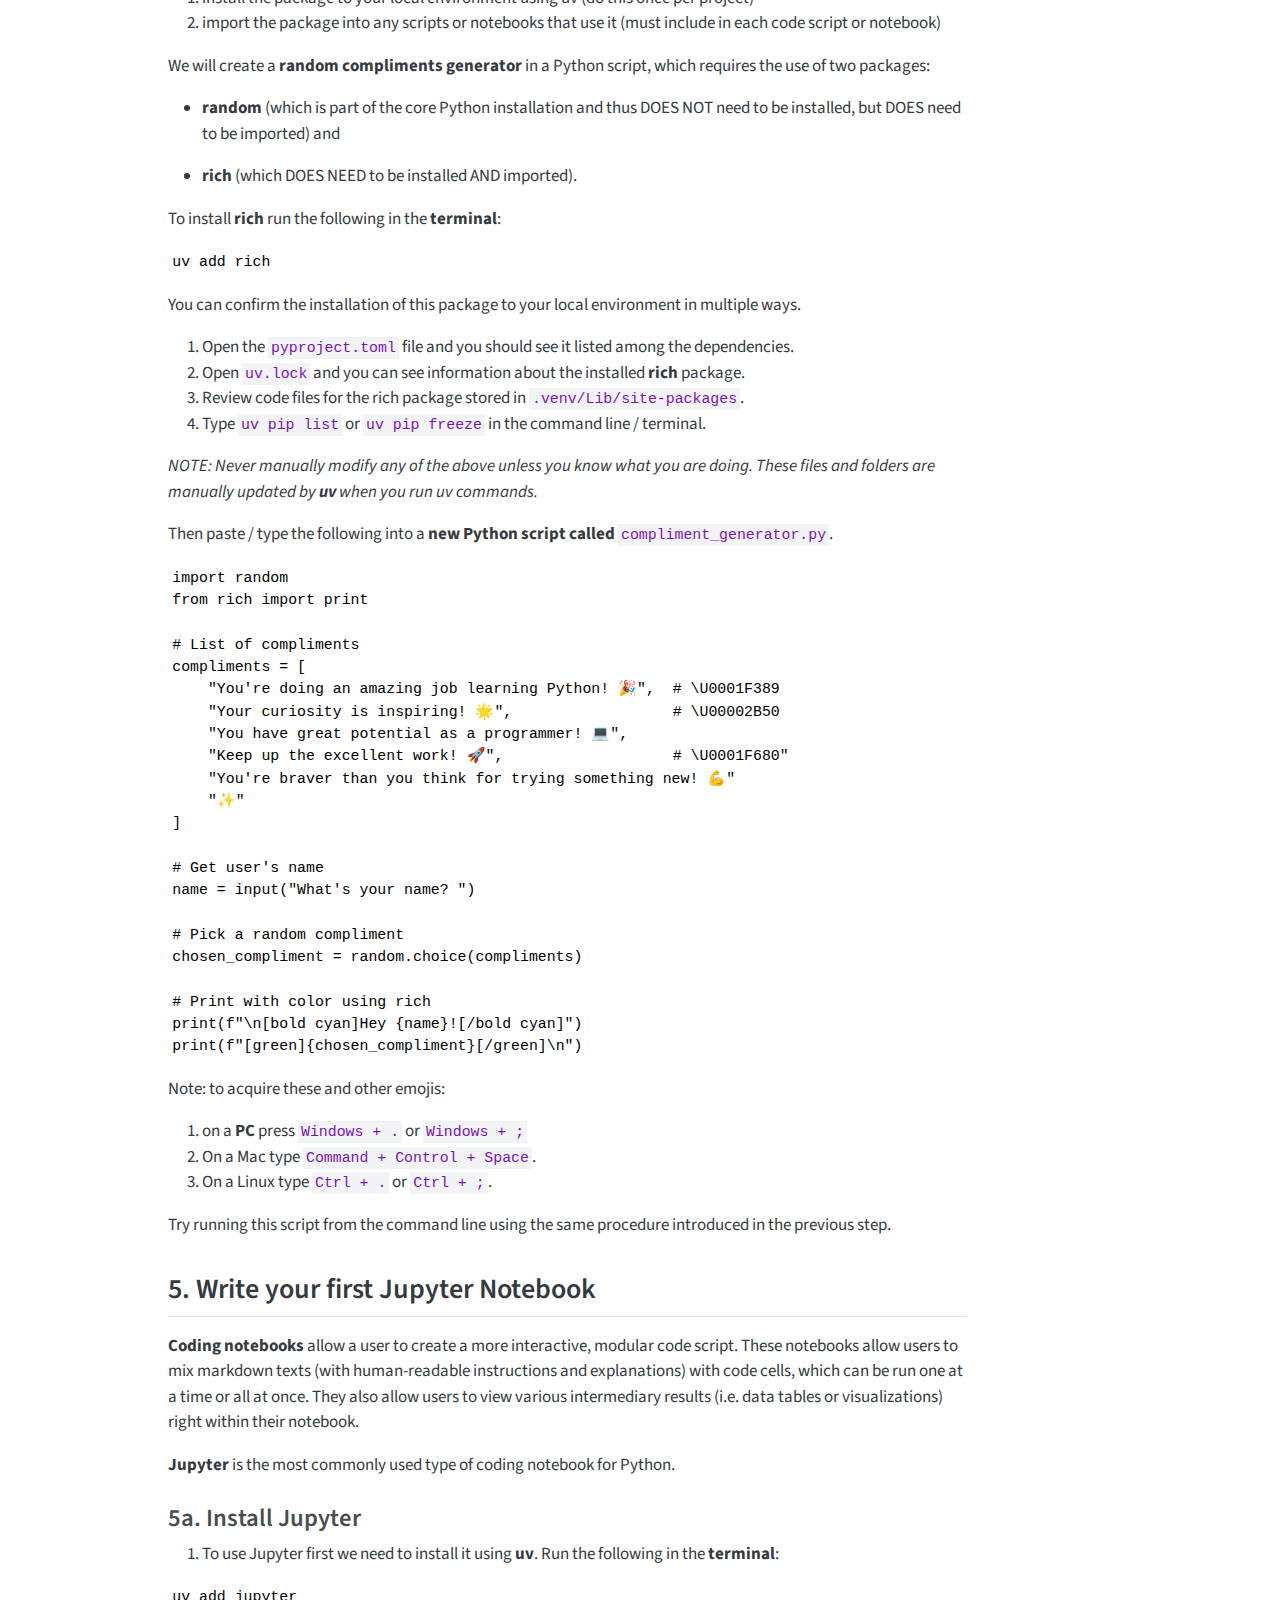
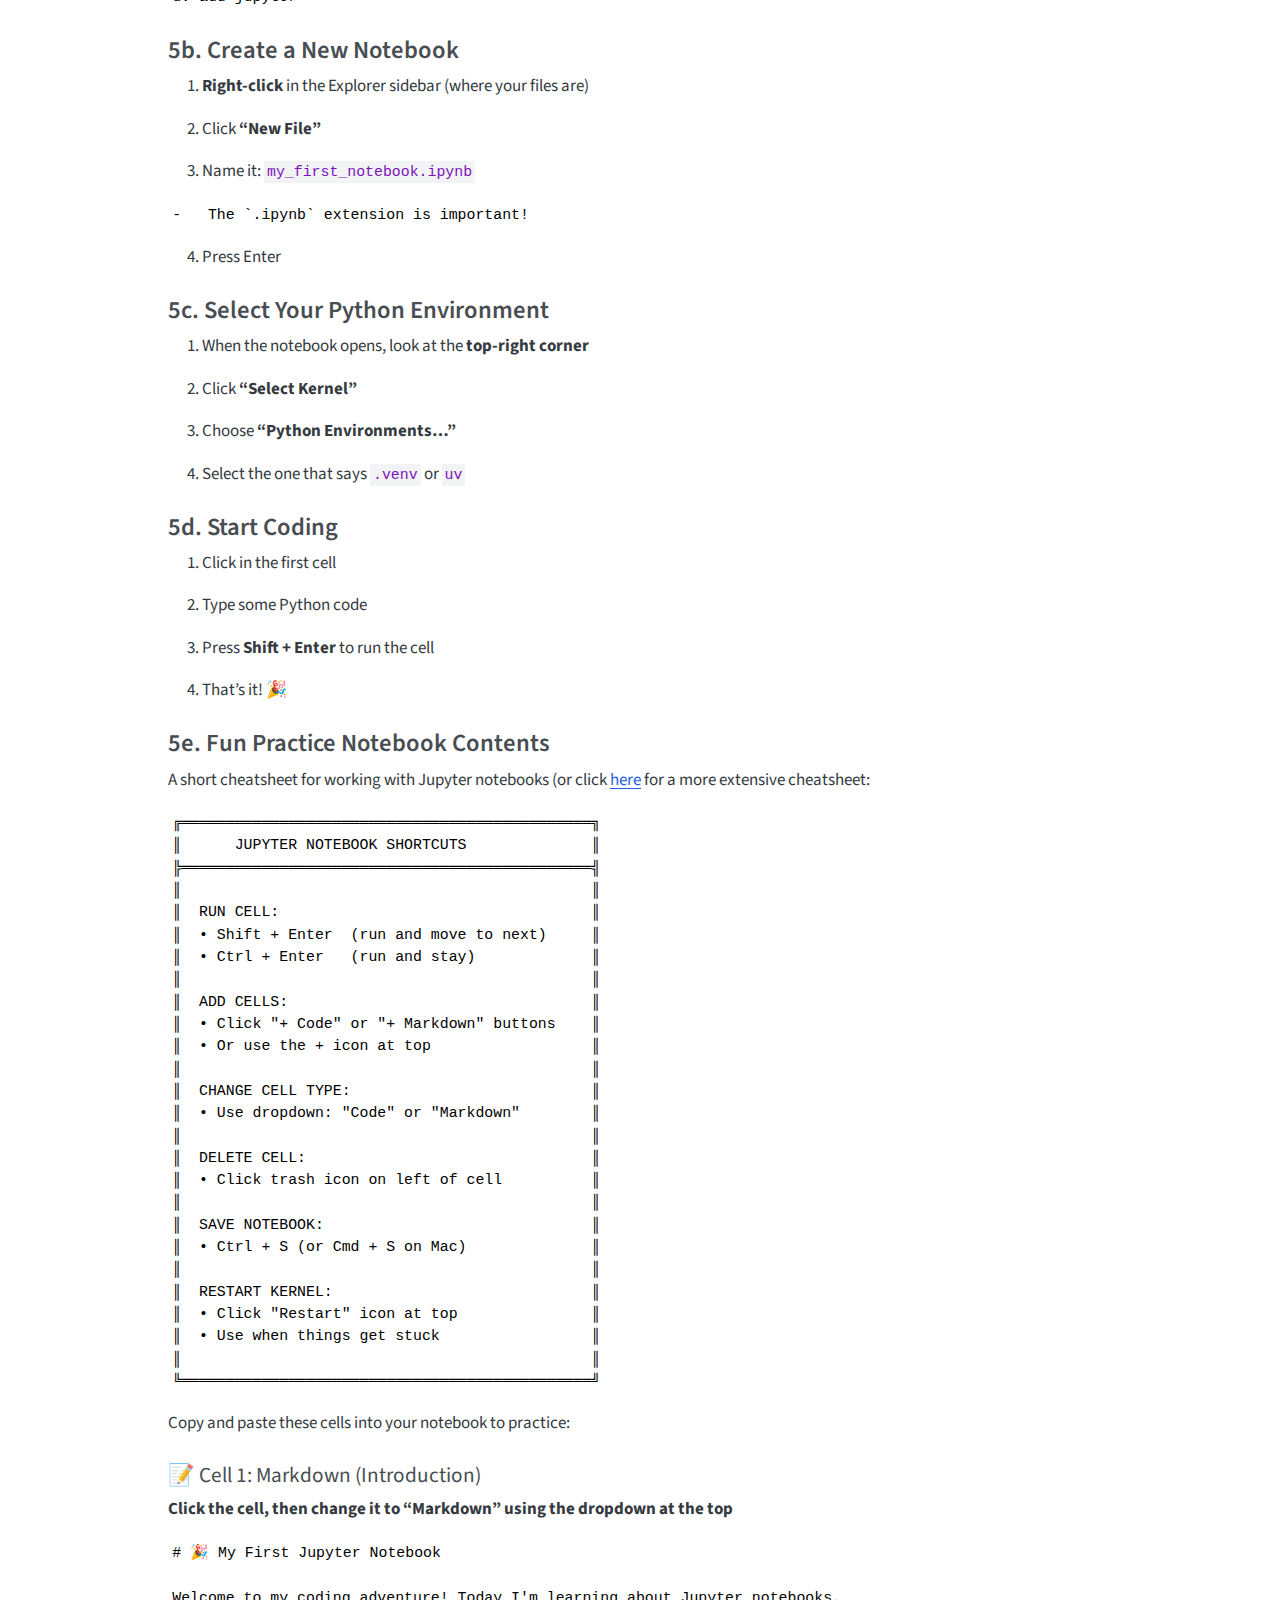
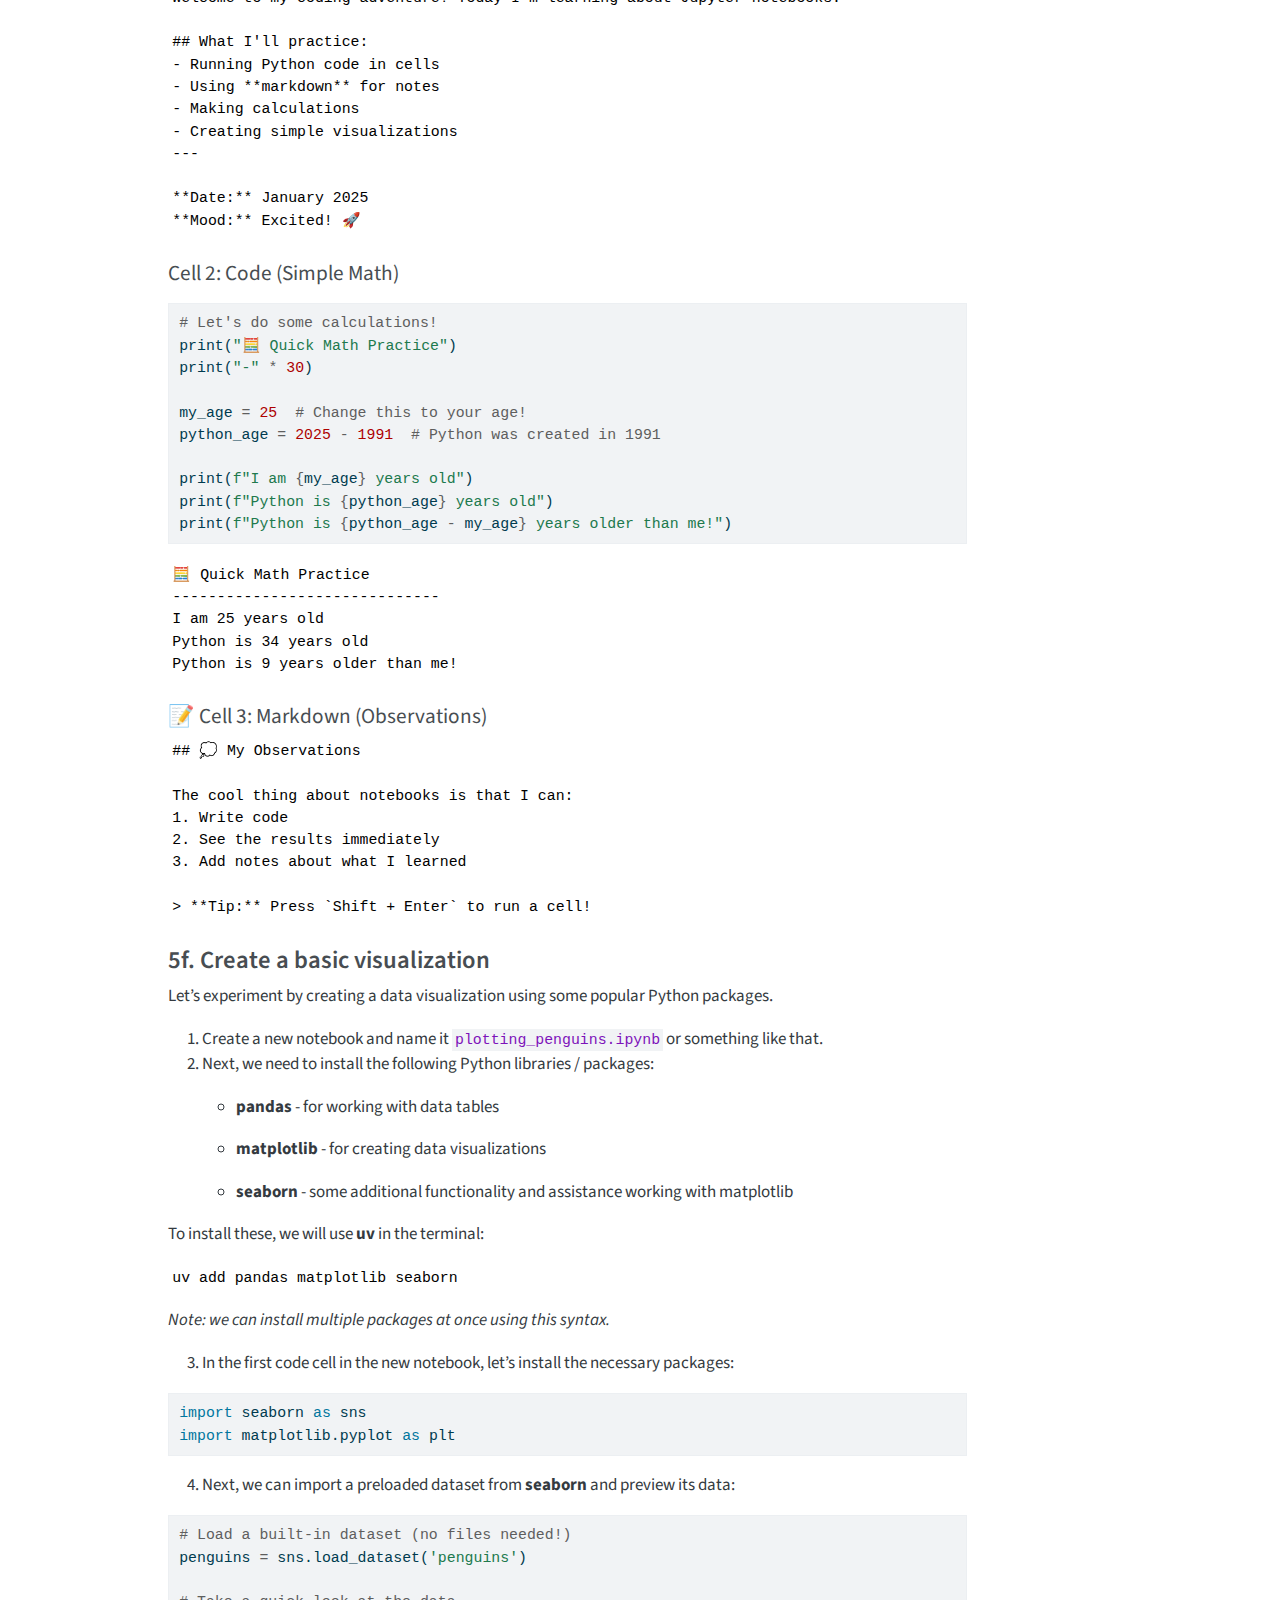
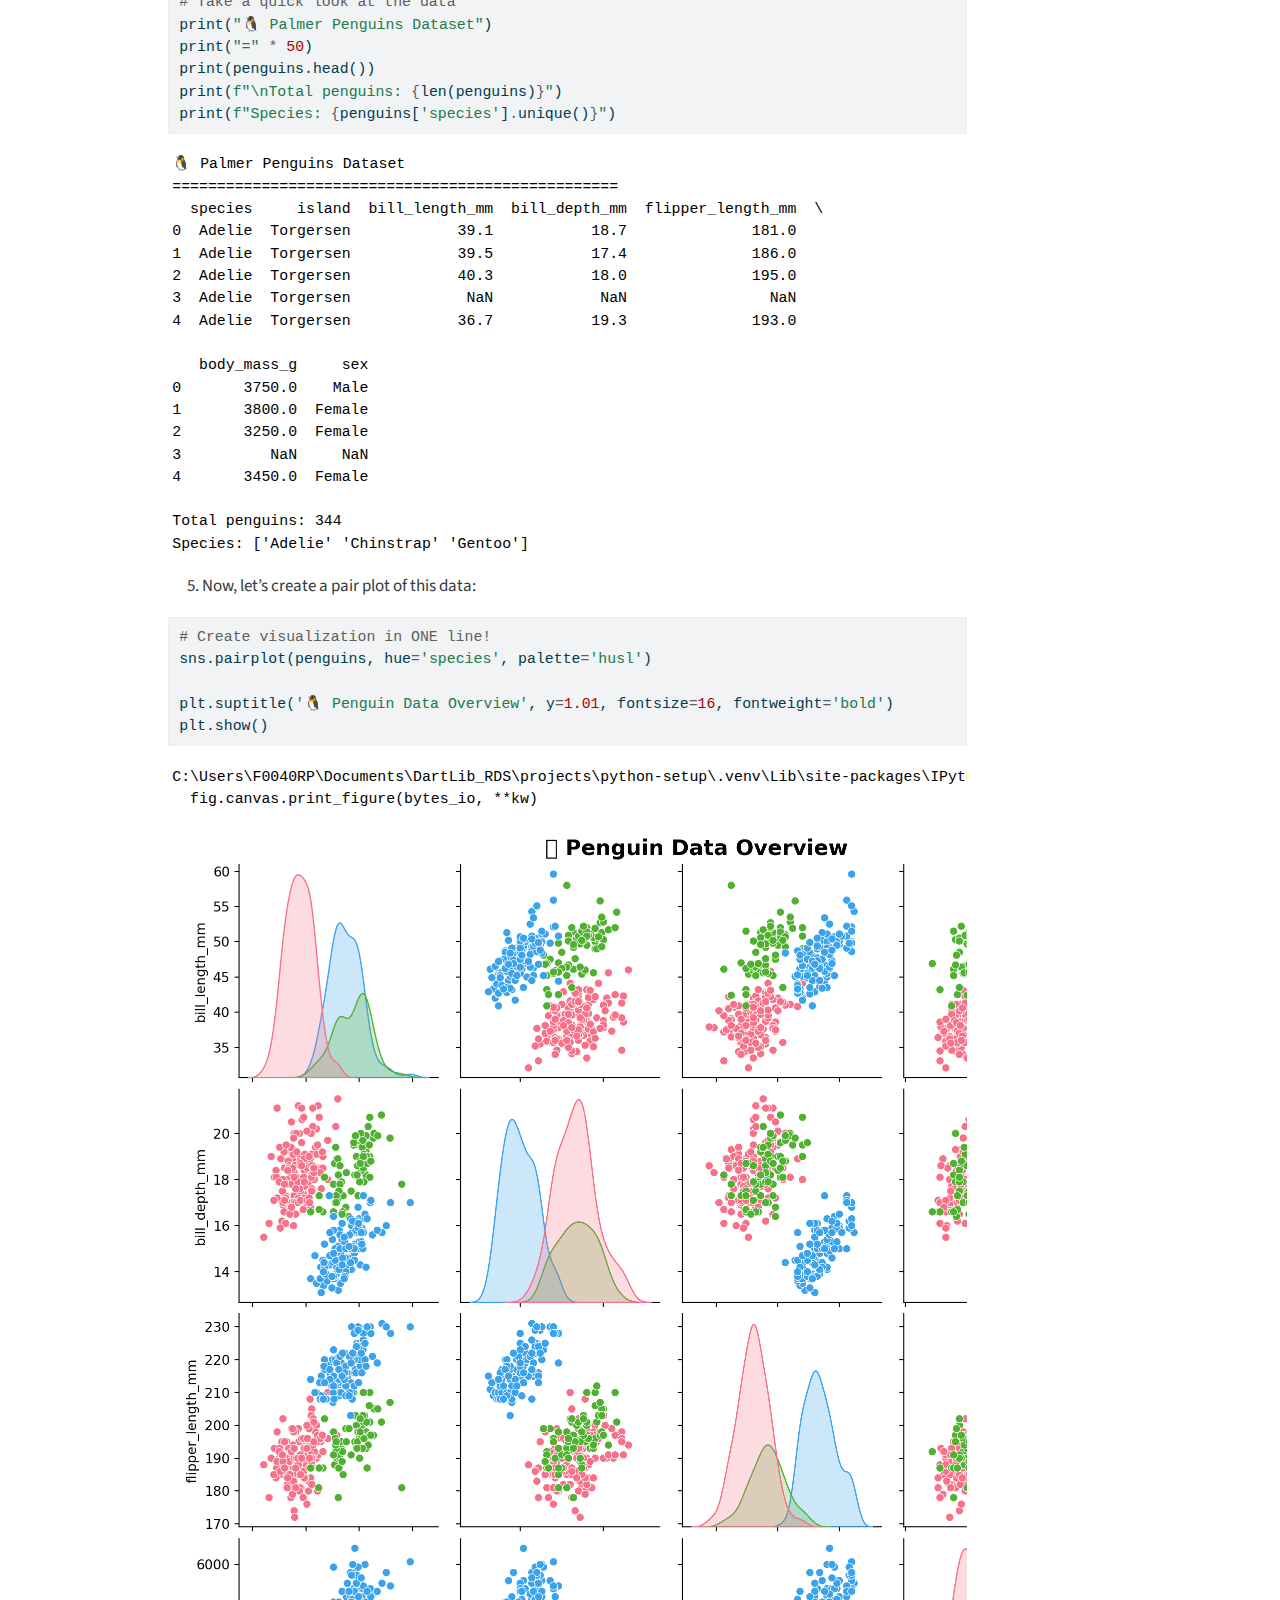
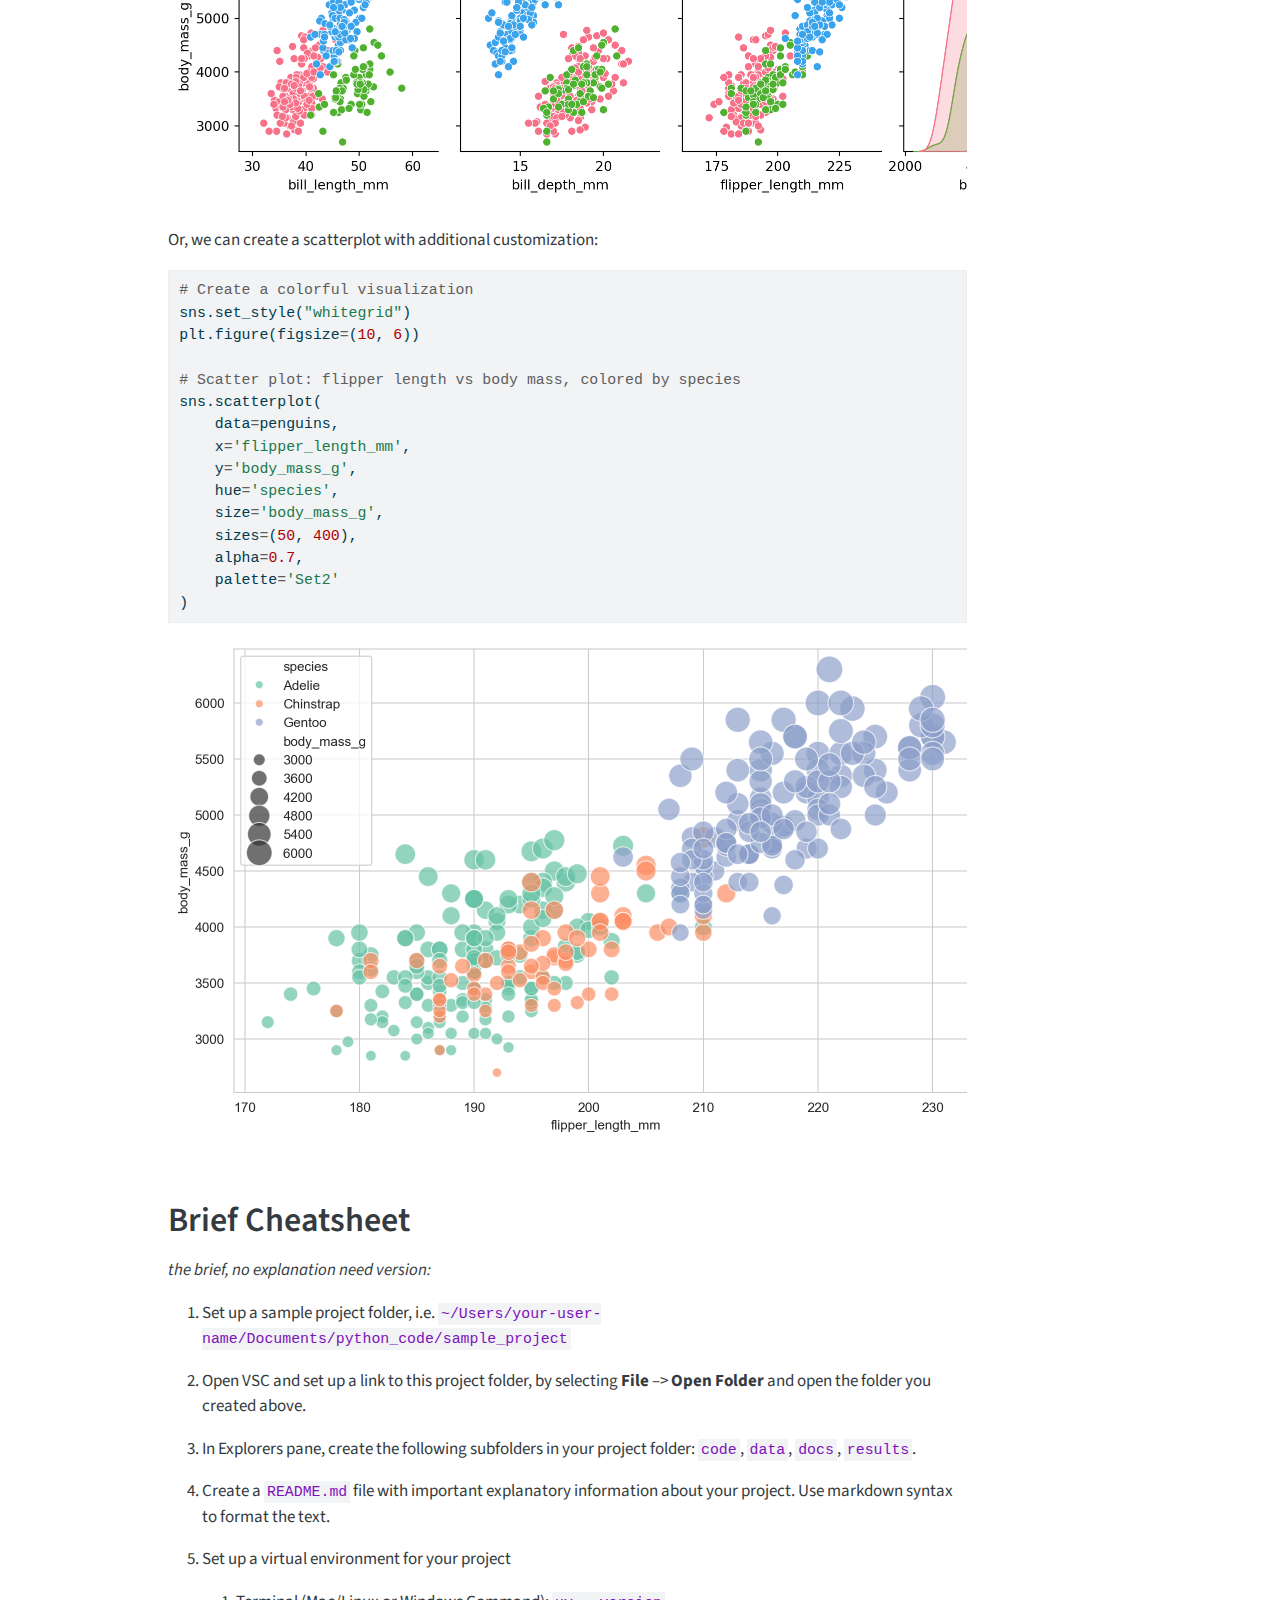
<file: docs/setup/02_create_project_from_scratch.html>
<!DOCTYPE html>
<html xmlns="http://www.w3.org/1999/xhtml" lang="en" xml:lang="en"><head>

<meta charset="utf-8">
<meta name="generator" content="quarto-1.8.26">

<meta name="viewport" content="width=device-width, initial-scale=1.0, user-scalable=yes">

<meta name="author" content="Jeremy Mikecz">
<meta name="dcterms.date" content="2026-01-13">

<title>Create Python Project from Scratch – Python Setup Tutorial</title>
<style>
code{white-space: pre-wrap;}
span.smallcaps{font-variant: small-caps;}
div.columns{display: flex; gap: min(4vw, 1.5em);}
div.column{flex: auto; overflow-x: auto;}
div.hanging-indent{margin-left: 1.5em; text-indent: -1.5em;}
ul.task-list{list-style: none;}
ul.task-list li input[type="checkbox"] {
  width: 0.8em;
  margin: 0 0.8em 0.2em -1em; /* quarto-specific, see https://github.com/quarto-dev/quarto-cli/issues/4556 */ 
  vertical-align: middle;
}
/* CSS for syntax highlighting */
html { -webkit-text-size-adjust: 100%; }
pre > code.sourceCode { white-space: pre; position: relative; }
pre > code.sourceCode > span { display: inline-block; line-height: 1.25; }
pre > code.sourceCode > span:empty { height: 1.2em; }
.sourceCode { overflow: visible; }
code.sourceCode > span { color: inherit; text-decoration: inherit; }
div.sourceCode { margin: 1em 0; }
pre.sourceCode { margin: 0; }
@media screen {
div.sourceCode { overflow: auto; }
}
@media print {
pre > code.sourceCode { white-space: pre-wrap; }
pre > code.sourceCode > span { text-indent: -5em; padding-left: 5em; }
}
pre.numberSource code
  { counter-reset: source-line 0; }
pre.numberSource code > span
  { position: relative; left: -4em; counter-increment: source-line; }
pre.numberSource code > span > a:first-child::before
  { content: counter(source-line);
    position: relative; left: -1em; text-align: right; vertical-align: baseline;
    border: none; display: inline-block;
    -webkit-touch-callout: none; -webkit-user-select: none;
    -khtml-user-select: none; -moz-user-select: none;
    -ms-user-select: none; user-select: none;
    padding: 0 4px; width: 4em;
  }
pre.numberSource { margin-left: 3em;  padding-left: 4px; }
div.sourceCode
  {   }
@media screen {
pre > code.sourceCode > span > a:first-child::before { text-decoration: underline; }
}
</style>


<script src="../site_libs/quarto-nav/quarto-nav.js"></script>
<script src="../site_libs/quarto-nav/headroom.min.js"></script>
<script src="../site_libs/clipboard/clipboard.min.js"></script>
<script src="../site_libs/quarto-search/autocomplete.umd.js"></script>
<script src="../site_libs/quarto-search/fuse.min.js"></script>
<script src="../site_libs/quarto-search/quarto-search.js"></script>
<meta name="quarto:offset" content="../">
<script src="../site_libs/quarto-html/quarto.js" type="module"></script>
<script src="../site_libs/quarto-html/tabsets/tabsets.js" type="module"></script>
<script src="../site_libs/quarto-html/axe/axe-check.js" type="module"></script>
<script src="../site_libs/quarto-html/popper.min.js"></script>
<script src="../site_libs/quarto-html/tippy.umd.min.js"></script>
<script src="../site_libs/quarto-html/anchor.min.js"></script>
<link href="../site_libs/quarto-html/tippy.css" rel="stylesheet">
<link href="../site_libs/quarto-html/quarto-syntax-highlighting-587c61ba64f3a5504c4d52d930310e48.css" rel="stylesheet" id="quarto-text-highlighting-styles">
<script src="../site_libs/bootstrap/bootstrap.min.js"></script>
<link href="../site_libs/bootstrap/bootstrap-icons.css" rel="stylesheet">
<link href="../site_libs/bootstrap/bootstrap-e31584831b205ffbb2d98406f31c2a5b.min.css" rel="stylesheet" append-hash="true" id="quarto-bootstrap" data-mode="light">
<script id="quarto-search-options" type="application/json">{
  "location": "navbar",
  "copy-button": false,
  "collapse-after": 3,
  "panel-placement": "end",
  "type": "overlay",
  "limit": 50,
  "keyboard-shortcut": [
    "f",
    "/",
    "s"
  ],
  "show-item-context": false,
  "language": {
    "search-no-results-text": "No results",
    "search-matching-documents-text": "matching documents",
    "search-copy-link-title": "Copy link to search",
    "search-hide-matches-text": "Hide additional matches",
    "search-more-match-text": "more match in this document",
    "search-more-matches-text": "more matches in this document",
    "search-clear-button-title": "Clear",
    "search-text-placeholder": "",
    "search-detached-cancel-button-title": "Cancel",
    "search-submit-button-title": "Submit",
    "search-label": "Search"
  }
}</script>


</head>

<body class="nav-fixed quarto-light">

<div id="quarto-search-results"></div>
  <header id="quarto-header" class="headroom fixed-top">
    <nav class="navbar navbar-expand-lg " data-bs-theme="dark">
      <div class="navbar-container container-fluid">
      <div class="navbar-brand-container mx-auto">
    <a class="navbar-brand" href="../index.html">
    <span class="navbar-title">Python Setup Tutorial</span>
    </a>
  </div>
            <div id="quarto-search" class="" title="Search"></div>
          <button class="navbar-toggler" type="button" data-bs-toggle="collapse" data-bs-target="#navbarCollapse" aria-controls="navbarCollapse" role="menu" aria-expanded="false" aria-label="Toggle navigation" onclick="if (window.quartoToggleHeadroom) { window.quartoToggleHeadroom(); }">
  <span class="navbar-toggler-icon"></span>
</button>
          <div class="collapse navbar-collapse" id="navbarCollapse">
            <ul class="navbar-nav navbar-nav-scroll me-auto">
  <li class="nav-item">
    <a class="nav-link" href="../index.html"> 
<span class="menu-text">Home</span></a>
  </li>  
  <li class="nav-item dropdown ">
    <a class="nav-link dropdown-toggle" href="#" id="nav-menu-setup" role="link" data-bs-toggle="dropdown" aria-expanded="false">
 <span class="menu-text">Setup</span>
    </a>
    <ul class="dropdown-menu" aria-labelledby="nav-menu-setup">    
        <li>
    <a class="dropdown-item" href="../setup/00_setup_slides.html">
 <span class="dropdown-text">Setup Slides</span></a>
  </li>  
        <li>
    <a class="dropdown-item" href="../setup/01_python_setup.html">
 <span class="dropdown-text">Tutorial 1: Python Installation</span></a>
  </li>  
        <li>
    <a class="dropdown-item" href="../setup/02_create_project_from_scratch.html">
 <span class="dropdown-text">Tutorial 2: Create Project</span></a>
  </li>  
        <li>
    <a class="dropdown-item" href="../setup/03_import_project.html">
 <span class="dropdown-text">Tutorial 3: Import Project</span></a>
  </li>  
    </ul>
  </li>
</ul>
          </div> <!-- /navcollapse -->
            <div class="quarto-navbar-tools">
</div>
      </div> <!-- /container-fluid -->
    </nav>
</header>
<!-- content -->
<div id="quarto-content" class="quarto-container page-columns page-rows-contents page-layout-article page-navbar">
<!-- sidebar -->
<!-- margin-sidebar -->
    <div id="quarto-margin-sidebar" class="sidebar margin-sidebar">
        <nav id="TOC" role="doc-toc" class="toc-active">
    <h2 id="toc-title">On this page</h2>
   
  <ul>
  <li><a href="#create-a-python-project-from-scratch-with-visual-studio-code-uv" id="toc-create-a-python-project-from-scratch-with-visual-studio-code-uv" class="nav-link active" data-scroll-target="#create-a-python-project-from-scratch-with-visual-studio-code-uv">Create a Python Project from Scratch with Visual Studio Code &amp; UV</a>
  <ul class="collapse">
  <li><a href="#table-of-contents" id="toc-table-of-contents" class="nav-link" data-scroll-target="#table-of-contents">Table of Contents</a></li>
  <li><a href="#setup-project-in-visual-studio-code" id="toc-setup-project-in-visual-studio-code" class="nav-link" data-scroll-target="#setup-project-in-visual-studio-code">1. Setup Project in Visual Studio Code</a>
  <ul class="collapse">
  <li><a href="#a.-set-up-sample-project-folder" id="toc-a.-set-up-sample-project-folder" class="nav-link" data-scroll-target="#a.-set-up-sample-project-folder">1a. Set up sample project folder</a></li>
  <li><a href="#b.-open-project-folder-in-visual-studio-code" id="toc-b.-open-project-folder-in-visual-studio-code" class="nav-link" data-scroll-target="#b.-open-project-folder-in-visual-studio-code">1b. Open Project Folder in Visual Studio Code</a></li>
  </ul></li>
  <li><a href="#setting-up-a-python-virtual-environment-for-your-project" id="toc-setting-up-a-python-virtual-environment-for-your-project" class="nav-link" data-scroll-target="#setting-up-a-python-virtual-environment-for-your-project">2. Setting Up a Python Virtual Environment for your project</a>
  <ul class="collapse">
  <li><a href="#a.-open-the-command-line-in-vsc" id="toc-a.-open-the-command-line-in-vsc" class="nav-link" data-scroll-target="#a.-open-the-command-line-in-vsc">2a. Open the command line in VSC</a></li>
  <li><a href="#b.-confirm-vsc-can-find-your-python-and-uv-installations" id="toc-b.-confirm-vsc-can-find-your-python-and-uv-installations" class="nav-link" data-scroll-target="#b.-confirm-vsc-can-find-your-python-and-uv-installations">2b. Confirm VSC can find your Python and uv installations</a></li>
  <li><a href="#c.-create-virtual-environment" id="toc-c.-create-virtual-environment" class="nav-link" data-scroll-target="#c.-create-virtual-environment">2c. Create Virtual Environment</a></li>
  <li><a href="#d.-install-add-packages-to-virtual-environment" id="toc-d.-install-add-packages-to-virtual-environment" class="nav-link" data-scroll-target="#d.-install-add-packages-to-virtual-environment">2d. Install / add packages to virtual environment</a></li>
  <li><a href="#e.-set-up-the-python-interpreter" id="toc-e.-set-up-the-python-interpreter" class="nav-link" data-scroll-target="#e.-set-up-the-python-interpreter">2e. Set up the Python Interpreter</a></li>
  </ul></li>
  <li><a href="#vs-code-setup-checklist" id="toc-vs-code-setup-checklist" class="nav-link" data-scroll-target="#vs-code-setup-checklist">VS Code Setup Checklist</a></li>
  <li><a href="#write-your-first-markdown-document" id="toc-write-your-first-markdown-document" class="nav-link" data-scroll-target="#write-your-first-markdown-document">3. Write your first markdown document</a></li>
  <li><a href="#write-your-first-python-script" id="toc-write-your-first-python-script" class="nav-link" data-scroll-target="#write-your-first-python-script">4. Write your first Python script</a>
  <ul class="collapse">
  <li><a href="#optional-additions-to-script" id="toc-optional-additions-to-script" class="nav-link" data-scroll-target="#optional-additions-to-script">Optional additions to script:</a></li>
  <li><a href="#b.-create-a-script-requiring-external-code-from-a-python-package" id="toc-b.-create-a-script-requiring-external-code-from-a-python-package" class="nav-link" data-scroll-target="#b.-create-a-script-requiring-external-code-from-a-python-package">4b. Create a Script Requiring External Code from a Python Package</a></li>
  </ul></li>
  <li><a href="#write-your-first-jupyter-notebook" id="toc-write-your-first-jupyter-notebook" class="nav-link" data-scroll-target="#write-your-first-jupyter-notebook">5. Write your first Jupyter Notebook</a>
  <ul class="collapse">
  <li><a href="#a.-install-jupyter" id="toc-a.-install-jupyter" class="nav-link" data-scroll-target="#a.-install-jupyter">5a. Install Jupyter</a></li>
  <li><a href="#b.-create-a-new-notebook" id="toc-b.-create-a-new-notebook" class="nav-link" data-scroll-target="#b.-create-a-new-notebook">5b. Create a New Notebook</a></li>
  <li><a href="#c.-select-your-python-environment" id="toc-c.-select-your-python-environment" class="nav-link" data-scroll-target="#c.-select-your-python-environment">5c. Select Your Python Environment</a></li>
  <li><a href="#d.-start-coding" id="toc-d.-start-coding" class="nav-link" data-scroll-target="#d.-start-coding">5d. Start Coding</a></li>
  <li><a href="#e.-fun-practice-notebook-contents" id="toc-e.-fun-practice-notebook-contents" class="nav-link" data-scroll-target="#e.-fun-practice-notebook-contents">5e. Fun Practice Notebook Contents</a></li>
  <li><a href="#f.-create-a-basic-visualization" id="toc-f.-create-a-basic-visualization" class="nav-link" data-scroll-target="#f.-create-a-basic-visualization">5f. Create a basic visualization</a></li>
  </ul></li>
  </ul></li>
  <li><a href="#brief-cheatsheet" id="toc-brief-cheatsheet" class="nav-link" data-scroll-target="#brief-cheatsheet">Brief Cheatsheet</a>
  <ul class="collapse">
  <li><a href="#troubleshooting-section" id="toc-troubleshooting-section" class="nav-link" data-scroll-target="#troubleshooting-section">Troubleshooting Section</a>
  <ul class="collapse">
  <li><a href="#problem-1-select-kernel-button-missing" id="toc-problem-1-select-kernel-button-missing" class="nav-link" data-scroll-target="#problem-1-select-kernel-button-missing">Problem 1: “Select Kernel” Button Missing</a></li>
  <li><a href="#problem-2-kernel-wont-start" id="toc-problem-2-kernel-wont-start" class="nav-link" data-scroll-target="#problem-2-kernel-wont-start">Problem 2: Kernel Won’t Start</a></li>
  <li><a href="#problem-3-code-cell-wont-run" id="toc-problem-3-code-cell-wont-run" class="nav-link" data-scroll-target="#problem-3-code-cell-wont-run">Problem 3: Code Cell Won’t Run</a></li>
  <li><a href="#problem-4-matplotlib-charts-dont-show" id="toc-problem-4-matplotlib-charts-dont-show" class="nav-link" data-scroll-target="#problem-4-matplotlib-charts-dont-show">Problem 4: Matplotlib Charts Don’t Show</a></li>
  <li><a href="#problem-5-input-not-working" id="toc-problem-5-input-not-working" class="nav-link" data-scroll-target="#problem-5-input-not-working">Problem 5: Input() Not Working</a></li>
  <li><a href="#problem-6-markdown-cell-shows-code-instead-of-formatted-text" id="toc-problem-6-markdown-cell-shows-code-instead-of-formatted-text" class="nav-link" data-scroll-target="#problem-6-markdown-cell-shows-code-instead-of-formatted-text">Problem 6: Markdown Cell Shows Code Instead of Formatted Text</a></li>
  <li><a href="#problem-7-notebook-is-slow-or-unresponsive" id="toc-problem-7-notebook-is-slow-or-unresponsive" class="nav-link" data-scroll-target="#problem-7-notebook-is-slow-or-unresponsive">Problem 7: Notebook is Slow or Unresponsive</a></li>
  </ul></li>
  </ul></li>
  </ul>
</nav>
    </div>
<!-- main -->
<main class="content" id="quarto-document-content">

<header id="title-block-header" class="quarto-title-block default">
<div class="quarto-title">
<h1 class="title">Create Python Project from Scratch</h1>
</div>


<div class="quarto-title-meta-author">
  <div class="quarto-title-meta-heading">Author</div>
  <div class="quarto-title-meta-heading">Affiliation</div>
  
    <div class="quarto-title-meta-contents">
    <p class="author">Jeremy Mikecz </p>
  </div>
  <div class="quarto-title-meta-contents">
        <p class="affiliation">
            Research Faciliation, Dartmouth Libraries
          </p>
      </div>
  </div>

<div class="quarto-title-meta">

      
    <div>
    <div class="quarto-title-meta-heading">Published</div>
    <div class="quarto-title-meta-contents">
      <p class="date">January 13, 2026</p>
    </div>
  </div>
  
    
  </div>
  


</header>


<section id="create-a-python-project-from-scratch-with-visual-studio-code-uv" class="level1">
<h1>Create a Python Project from Scratch with Visual Studio Code &amp; UV</h1>
<p>This document provides detailed instructions for setting up your Python environment for this course/workshop. You should have already read the information in the <a href="00_setup-slides.html">00_setup_slides</a> and completed the installation of Visual Studio Code and Python using uv by following <a href="01_python-setup-instructions.qmd">Setup Notebook 01</a>.</p>
<section id="table-of-contents" class="level2">
<h2 class="anchored" data-anchor-id="table-of-contents">Table of Contents</h2>
<ol type="1">
<li>setup project in Visual Studio Code (10 mins.)</li>
<li>write your first markdown document (10)</li>
<li>set up virtual environment</li>
<li>write your first script</li>
<li>write your first notebook</li>
<li>import external data</li>
</ol>
</section>
<section id="setup-project-in-visual-studio-code" class="level2">
<h2 class="anchored" data-anchor-id="setup-project-in-visual-studio-code">1. Setup Project in Visual Studio Code</h2>
<section id="a.-set-up-sample-project-folder" class="level3">
<h3 class="anchored" data-anchor-id="a.-set-up-sample-project-folder">1a. Set up sample project folder</h3>
<ol type="1">
<li><p>Create a new folder for your sample project in a place which you can easily find again. Follow recommended file naming projects (outlined in <a href="00_setup_slides.html">00_setup_slides</a>) such as using underscores <code>_</code> in place of whitespace, avoiding special characters, etc. i.e.:</p>
<pre><code>~/Users/your-user-name/Documents/python_code/sample_project</code></pre></li>
</ol>
</section>
<section id="b.-open-project-folder-in-visual-studio-code" class="level3">
<h3 class="anchored" data-anchor-id="b.-open-project-folder-in-visual-studio-code">1b. Open Project Folder in Visual Studio Code</h3>
<p>Visual Studio Code and other IDEs allow you to load an entire project at once. Thus, you can easily switch between projects and when you return to a given project all the same files that were open before are opened once again. Below, we will open our sample project folder and modify it.</p>
<ol type="1">
<li><p>Open Visual Studio Code, which you installed with <a href="01_python_setup_instructions_uv.qmd">notebook 01</a>.</p></li>
<li><p>Click on <strong>File</strong> –&gt; <strong>Open Folder</strong>. Navigate to your new project folder and open it.</p></li>
<li><p>In the left pane of VSC, click on the <strong>Explorer</strong> icon (looks like pages or files) and you will see your empty folder there.</p>
<p><img src="..\setup/images/screenshot_vsc-explorer.png" class="img-fluid"></p></li>
<li><p>Add the following folders using the **+ Folder icon **:</p></li>
</ol>
<pre><code>|--code
|--data
|--docs
|--results</code></pre>
<p><img src="..\setup/images/screenshot_vsc-folder-setup.png" class="img-fluid" alt="screenshot of sample folder as seen in VSC after setting up code, data, docs, and results folders."></p>
</section>
</section>
<section id="setting-up-a-python-virtual-environment-for-your-project" class="level2">
<h2 class="anchored" data-anchor-id="setting-up-a-python-virtual-environment-for-your-project">2. Setting Up a Python Virtual Environment for your project</h2>
<p>As noted in the opening slides presentation (<a href="00_setup_slides.html">html</a> or <a href="00_setup_slides.pdf">pdf</a>) “A virtual environment keeps each project’s packages separate and organized, preventing conflicts and making your code easy to share.”</p>
<p>We will now use <code>uv</code> to create a virtual environment for our sample project.</p>
<section id="a.-open-the-command-line-in-vsc" class="level3">
<h3 class="anchored" data-anchor-id="a.-open-the-command-line-in-vsc">2a. Open the command line in VSC</h3>
<ol type="1">
<li>Select the <strong>Terminal</strong> tab at the top of VSC –&gt; <strong>New Terminal</strong></li>
<li>A new terminal should appear at the bottom.</li>
<li>If you are using a PC, it is recommended you use a <strong>Command Prompt</strong> terminal instead of <strong>Powershell</strong>. To open Command, select the <code>+</code> symbol at the far right side of the terminal pane, and select <strong>Command Prompt</strong>.</li>
</ol>
</section>
<section id="b.-confirm-vsc-can-find-your-python-and-uv-installations" class="level3">
<h3 class="anchored" data-anchor-id="b.-confirm-vsc-can-find-your-python-and-uv-installations">2b. Confirm VSC can find your Python and uv installations</h3>
<ol type="1">
<li>In the <strong>terminal</strong>, you can test to see if VSC can find your Python and uv installations (just as we did in notebook 01) by running the following code:</li>
</ol>
<pre><code>uv --version</code></pre>
<pre><code>uv python list</code></pre>
</section>
<section id="c.-create-virtual-environment" class="level3">
<h3 class="anchored" data-anchor-id="c.-create-virtual-environment">2c. Create Virtual Environment</h3>
<p>Make sure you are in the project root folder, i.e.&nbsp;your terminal should look like something like this (with a path to your project directory shown):</p>
<p><img src="..\setup/images/screenshot_bash_rootdir.png" class="img-fluid"></p>
<p>If you are not in the project root directory you can navigate to it by using the <code>cd</code> (change directory) command. Some tips:</p>
<ol type="1">
<li>to navigate up one directory type <code>cd ..</code></li>
<li>to navigate up 3 directories type <code>cd ../../..</code></li>
<li>to navigate from the current working directory into your code folder type <code>cd code</code>.</li>
<li>to navigate down two directories, type something like this: <code>cd code/scripts</code> (assuming the code folder is in your current working directory and a scripts folder is inside of that.</li>
</ol>
<p>Now, run the following in your project’s root directory from the <strong>terminal</strong>:</p>
<pre><code># This initiaties a new uv environment for your project
uv init</code></pre>
<p>You will see in the <strong>Explorer pane</strong> on the left side of VSC several new files and folders were created in your project’s working directory. The above command:</p>
<ul>
<li><p>Installed Python if the correct version isn’t available</p></li>
<li><p>Created a <code>pyproject.toml</code> file, where uv will store information about the packages / dependencies used in this project.</p></li>
<li><p>Created a <code>.python-version</code> file to store the version of Python used for this project.</p></li>
</ul>
</section>
<section id="d.-install-add-packages-to-virtual-environment" class="level3">
<h3 class="anchored" data-anchor-id="d.-install-add-packages-to-virtual-environment">2d. Install / add packages to virtual environment</h3>
<p>Initiating <strong>uv</strong> <em>may also create</em> a <code>uv.lock</code> file and a <code>'.venv</code> folder if you have already installed some packages. Let’s test this out by installing a package to our local environment at which point this file and folder will be created:</p>
<p>Run in the terminal:</p>
<pre><code>uv add requests</code></pre>
<p>Certainly, now you should see the following in your project’s root directory:</p>
<pre><code>-   a `uv.lock` file which may be used by others (or by yourself in a different environment) to reproduce the exact same computing environment for your project.

-   a `.venv` folder where the code for all projects added to the local environment are stored</code></pre>
<p>You can also install / add multiple packages at once:</p>
<pre><code>uv add numpy pandas rich</code></pre>
<p>You can use <code>uv remove</code> to uninstall packages. We really didn’t need <strong>requests</strong>. Let’s uninstall it:</p>
<pre><code>uv remove requests</code></pre>
<p>You can review what packages have been installed in multiple ways. You can open either the <strong>pyproject.toml</strong> or the <strong>uv.lock</strong> file. Or you can run the following in the terminal:</p>
<pre><code>uv pip list</code></pre>
<p>You should see something like this:</p>
<pre><code>Package         Version
--------------- -----------
markdown-it-py  4.0.0
mdurl           0.1.2
numpy           2.4.1
pandas          2.3.3
pygments        2.19.2
python-dateutil 2.9.0.post0
pytz            2025.2
rich            14.2.0
six             1.17.0
tzdata          2025.3</code></pre>
<p>*Note: the <code>.toml</code> file and <code>uv pip list</code> return all packages installed including dependencies. For example, when we installed <strong>rich</strong>, UV also installed the packages rich depends on: markdown-it-py, mdurl, and pygments. In contrast, the <code>uv.lock</code> just lists the actual packages that you, the user, installed:</p>
<pre><code>dependencies = [
    "numpy&gt;=2.4.1",
    "pandas&gt;=2.3.3",
    "rich&gt;=14.2.0",
]</code></pre>
<p>This is because <code>uv.lock</code> serves as instructions for the re-creation of this environment on another computer. If you were to open this project on a different computer, you would run the command <code>uv sync</code>, which would recreate your environment by installing the specific versions of numpy, pandas, and rich you have installed on your machine. When those are installed, their dependencies will be automatically installed as well.</p>
<p>Now, try running this:</p>
<pre><code>pip list</code></pre>
<p>Notice any difference from the results returned by <code>uv pip list</code>? In my case this second command returned many, many more packages? Why? It’s because the <strong>uv</strong> command automatically just retrieves the names of packages installed to the local virtual environment, whereas <strong>pip</strong> is retrieving all packages installed. That is why, under the pip system, you need to activate your virtual environment with <code>.venv/Scripts/activate</code> (Windows) or <code>.venv/bin/activate</code> (Macs) every time you open a project. Fortunately, with <strong>uv</strong>, we are automatically using the virtual environment whenever we call uv within a project that has one.</p>
</section>
<section id="e.-set-up-the-python-interpreter" class="level3">
<h3 class="anchored" data-anchor-id="e.-set-up-the-python-interpreter">2e. Set up the Python Interpreter</h3>
<p><strong>One final step:</strong> every time we start a new project in VSC we need to configure VSC to use the correct version of Python. We can do this by selecting our Python interpreter:</p>
<ol type="1">
<li><p>Open the “Show and Run Command Bars” (either select from central dropdown project menu at top of screen or by clicking <code>CTRL + SHIFT + P</code> on Windows or <code>CMD + CTRL + SPACE</code> on a Mac)</p></li>
<li><p>Search for and select <strong>Python: Select Interpreter</strong></p>
<div class="quarto-figure quarto-figure-center">
<figure class="figure">
<p><img src="..\setup/images/screenshot_vsc_select-interpreter.png" class="img-fluid figure-img"></p>
<figcaption>Select “Python: Select Interpreter” from Show and Run Command Bars</figcaption>
</figure>
</div></li>
<li><p>Choose the version of Python installed to your local environment. It should look something like this: `Python 3.14.2 (name-of-project) .venv/Scripts/python.exe Recommended”</p>
<div class="quarto-figure quarto-figure-center">
<figure class="figure">
<p><img src="..\setup/images/screenshot_vsc_select-interpreter2.png" class="img-fluid figure-img"></p>
<figcaption>Select the version of Python found within your local project environment</figcaption>
</figure>
</div></li>
</ol>
<p>Let’s view which version of Python is being used by this project. Run the following in the <strong>terminal</strong>:</p>
<pre><code>uv run python --version</code></pre>
</section>
</section>
<section id="vs-code-setup-checklist" class="level2">
<h2 class="anchored" data-anchor-id="vs-code-setup-checklist">VS Code Setup Checklist</h2>
<pre><code> ✅ Install VS Code
 ✅ Install Python extension (ms-python.python)
 ✅ Install Jupyter extension
 ✅ Open project folder
 ✅ Select interpreter: Ctrl+Shift+P → "Python: Select Interpreter" → .venv
 ✅ Configure terminal to use uv</code></pre>
</section>
<section id="write-your-first-markdown-document" class="level2">
<h2 class="anchored" data-anchor-id="write-your-first-markdown-document">3. Write your first markdown document</h2>
<p>A <strong>markdown</strong> file is a text file that allows you to use simple symbols to specify its formatting. This notebook and the <strong>00_setup_slides</strong> presentation were both created using markdown.</p>
<p>Some commonly used symbols:</p>
<pre><code># Header level 1 (note '#' should be the first symbol on the line and followed by a single whitespace)
## Header level 2
### Header level 3
**bold**
*italics*
[filename](link/to/file)   # to create hyperlinks
```
place code blocks between sets of 3 back ticks
```</code></pre>
<p>In the Explorer pane on the left, create a new file using the <strong>+ File icon</strong> and name it <code>README.md</code> (<strong>.md</strong> is the extension for a markdown file).</p>
<p>Create a skeletal outline of a README file using headers of different levels, bold, italics, links, and code blocks (see the symbol directory above or the Markdown Guide’s <a href="https://www.markdownguide.org/cheat-sheet/">Cheat Sheet</a> for more examples of Markdown syntax). Include the following information:</p>
<ol type="1">
<li>tentative name of your project</li>
<li>name(s) of author(s) (you!)</li>
<li>Overview section</li>
<li>Data section</li>
<li>Methods section</li>
</ol>
<p>Save the file.</p>
</section>
<section id="write-your-first-python-script" class="level2">
<h2 class="anchored" data-anchor-id="write-your-first-python-script">4. Write your first Python script</h2>
<ol type="1">
<li>Create a Python script in your <strong>code/</strong> folder and name it something like this: <code>greeting.py</code>.
<ol type="1">
<li><p>Create a new script either by navigating to the code/ folder, right-clicking it, and selecting <code>New File</code>. Be sure to give the file the <code>.py</code> extension.</p></li>
<li><p>OR <strong>File</strong> –&gt; <strong>New File</strong> and then give your file a name and place it in the <code>code</code> folder.</p>
<p>*Note: using the correct extension is essential so the computer knows how to read it. A <code>.py</code> file is a plain text file containing Python code that can be run with software like VSC or from the command line.*</p></li>
</ol></li>
<li>Type / paste in the following code (modifying it to make it your own) in the <strong>Python script</strong>:</li>
</ol>
<pre><code># Get the user's name
name = input("What's your name? ")

# print(name, "is a beautiful name.")</code></pre>
<ol start="3" type="1">
<li>Save the script (important: when you run a script it will only run the most recently saved version).</li>
<li>Run your script in the <strong>terminal</strong> using uv:</li>
</ol>
<pre><code>uv run code/greeting.py</code></pre>
<ol start="5" type="1">
<li><p>Other options to run this file:</p>
<ol type="a">
<li><p><strong>Right-click</strong> anywhere within <strong>greeting.py</strong> (in VSC) and select <strong>Run Python</strong> –&gt; <strong>Run Python File in Terminal</strong></p></li>
<li><p>You can also run the script by selecting the <strong>Play icon button</strong> at the top of the editor window where you have <code>greeting.py</code>. Note: with this method, you are NOT using uv to run the script. Therefore, VSC may not know which Python version on your computer to run or it may choose a version that doesn’t work. If you get an error: choose the version that looks something like this: <code>Python 3.XX.X (sample-project) .\.venv\Scripts\python.exe              Workspace</code>.</p></li>
</ol></li>
</ol>
<section id="optional-additions-to-script" class="level3">
<h3 class="anchored" data-anchor-id="optional-additions-to-script">Optional additions to script:</h3>
<p>add to your <strong>Python script</strong>:</p>
<pre><code># Get their favorite color
color = input("What's your favorite color? ")

# Respond based on their color choice
if color.lower() == "blue":
    print(f"Hello, {name}! Blue is a calm and peaceful color. Great choice!")
elif color.lower() == "red":
    print(f"Hello, {name}! Red is bold and energetic. I like it!")
elif color.lower() == "green":
    print(f"Hello, {name}! Green is the color of nature. Very refreshing!")
else:
    print(f"Hello, {name}! {color.title()} is a wonderful color!")</code></pre>
</section>
<section id="b.-create-a-script-requiring-external-code-from-a-python-package" class="level3">
<h3 class="anchored" data-anchor-id="b.-create-a-script-requiring-external-code-from-a-python-package">4b. Create a Script Requiring External Code from a Python Package</h3>
<p>You can only do a few simple things with core Python code. Anything more complex - from data analysis to statistics, working with images and text, etc. - you will need to:</p>
<ol type="1">
<li>install the package to your local environment using uv (do this once per project)</li>
<li>import the package into any scripts or notebooks that use it (must include in each code script or notebook)</li>
</ol>
<p>We will create a <strong>random compliments generator</strong> in a Python script, which requires the use of two packages:</p>
<ul>
<li><p><strong>random</strong> (which is part of the core Python installation and thus DOES NOT need to be installed, but DOES need to be imported) and</p></li>
<li><p><strong>rich</strong> (which DOES NEED to be installed AND imported).</p></li>
</ul>
<p>To install <strong>rich</strong> run the following in the <strong>terminal</strong>:</p>
<pre><code>uv add rich </code></pre>
<p>You can confirm the installation of this package to your local environment in multiple ways.</p>
<ol type="1">
<li>Open the <code>pyproject.toml</code> file and you should see it listed among the dependencies.</li>
<li>Open <code>uv.lock</code> and you can see information about the installed <strong>rich</strong> package.</li>
<li>Review code files for the rich package stored in <code>.venv/Lib/site-packages</code>.</li>
<li>Type <code>uv pip list</code> or <code>uv pip freeze</code> in the command line / terminal.</li>
</ol>
<p><em>NOTE: Never manually modify any of the above unless you know what you are doing. These files and folders are manually updated by <strong>uv</strong> when you run uv commands.</em></p>
<p>Then paste / type the following into a <strong>new Python script called <code>compliment_generator.py</code></strong>.</p>
<pre><code>import random
from rich import print

# List of compliments
compliments = [
    "You're doing an amazing job learning Python! 🎉",  # \U0001F389
    "Your curiosity is inspiring! 🌟",                  # \U00002B50
    "You have great potential as a programmer! 💻",
    "Keep up the excellent work! 🚀",                   # \U0001F680"
    "You're braver than you think for trying something new! 💪"
    "✨"
]

# Get user's name
name = input("What's your name? ")

# Pick a random compliment
chosen_compliment = random.choice(compliments)

# Print with color using rich
print(f"\n[bold cyan]Hey {name}![/bold cyan]")
print(f"[green]{chosen_compliment}[/green]\n")</code></pre>
<p>Note: to acquire these and other emojis:</p>
<ol type="1">
<li>on a <strong>PC</strong> press <code>Windows + .</code> or <code>Windows + ;</code></li>
<li>On a Mac type <code>Command + Control + Space</code>.</li>
<li>On a Linux type <code>Ctrl + .</code> or <code>Ctrl + ;</code>.</li>
</ol>
<p>Try running this script from the command line using the same procedure introduced in the previous step.</p>
</section>
</section>
<section id="write-your-first-jupyter-notebook" class="level2">
<h2 class="anchored" data-anchor-id="write-your-first-jupyter-notebook">5. Write your first Jupyter Notebook</h2>
<p><strong>Coding notebooks</strong> allow a user to create a more interactive, modular code script. These notebooks allow users to mix markdown texts (with human-readable instructions and explanations) with code cells, which can be run one at a time or all at once. They also allow users to view various intermediary results (i.e.&nbsp;data tables or visualizations) right within their notebook.</p>
<p><strong>Jupyter</strong> is the most commonly used type of coding notebook for Python.</p>
<section id="a.-install-jupyter" class="level3">
<h3 class="anchored" data-anchor-id="a.-install-jupyter">5a. Install Jupyter</h3>
<ol type="1">
<li>To use Jupyter first we need to install it using <strong>uv</strong>. Run the following in the <strong>terminal</strong>:</li>
</ol>
<pre><code>uv add jupyter</code></pre>
</section>
<section id="b.-create-a-new-notebook" class="level3">
<h3 class="anchored" data-anchor-id="b.-create-a-new-notebook">5b. Create a New Notebook</h3>
<ol type="1">
<li><p><strong>Right-click</strong> in the Explorer sidebar (where your files are)</p></li>
<li><p>Click <strong>“New File”</strong></p></li>
<li><p>Name it: <code>my_first_notebook.ipynb</code></p></li>
</ol>
<pre><code>-   The `.ipynb` extension is important!</code></pre>
<ol start="4" type="1">
<li>Press Enter</li>
</ol>
</section>
<section id="c.-select-your-python-environment" class="level3">
<h3 class="anchored" data-anchor-id="c.-select-your-python-environment">5c. Select Your Python Environment</h3>
<ol type="1">
<li><p>When the notebook opens, look at the <strong>top-right corner</strong></p></li>
<li><p>Click <strong>“Select Kernel”</strong></p></li>
<li><p>Choose <strong>“Python Environments…”</strong></p></li>
<li><p>Select the one that says <strong><code>.venv</code></strong> or <strong><code>uv</code></strong></p></li>
</ol>
</section>
<section id="d.-start-coding" class="level3">
<h3 class="anchored" data-anchor-id="d.-start-coding">5d. Start Coding</h3>
<ol type="1">
<li><p>Click in the first cell</p></li>
<li><p>Type some Python code</p></li>
<li><p>Press <strong>Shift + Enter</strong> to run the cell</p></li>
<li><p>That’s it! 🎉</p></li>
</ol>
</section>
<section id="e.-fun-practice-notebook-contents" class="level3">
<h3 class="anchored" data-anchor-id="e.-fun-practice-notebook-contents">5e. Fun Practice Notebook Contents</h3>
<p>A short cheatsheet for working with Jupyter notebooks (or click <a href="https://media.datacamp.com/legacy/image/upload/v1676302533/Marketing/Blog/Jupyterlab_Cheat_Sheet.pdf">here</a> for a more extensive cheatsheet:</p>
<pre><code>╔══════════════════════════════════════════════╗
║      JUPYTER NOTEBOOK SHORTCUTS              ║
╠══════════════════════════════════════════════╣
║                                              ║
║  RUN CELL:                                   ║
║  • Shift + Enter  (run and move to next)     ║
║  • Ctrl + Enter   (run and stay)             ║
║                                              ║
║  ADD CELLS:                                  ║
║  • Click "+ Code" or "+ Markdown" buttons    ║
║  • Or use the + icon at top                  ║
║                                              ║
║  CHANGE CELL TYPE:                           ║
║  • Use dropdown: "Code" or "Markdown"        ║
║                                              ║
║  DELETE CELL:                                ║
║  • Click trash icon on left of cell          ║
║                                              ║
║  SAVE NOTEBOOK:                              ║
║  • Ctrl + S (or Cmd + S on Mac)              ║
║                                              ║
║  RESTART KERNEL:                             ║
║  • Click "Restart" icon at top               ║
║  • Use when things get stuck                 ║
║                                              ║
╚══════════════════════════════════════════════╝</code></pre>
<p>Copy and paste these cells into your notebook to practice:</p>
<section id="cell-1-markdown-introduction" class="level4">
<h4 class="anchored" data-anchor-id="cell-1-markdown-introduction">📝 Cell 1: Markdown (Introduction)</h4>
<p><strong>Click the cell, then change it to “Markdown” using the dropdown at the top</strong></p>
<pre class="{markdown}"><code># 🎉 My First Jupyter Notebook

Welcome to my coding adventure! Today I'm learning about Jupyter notebooks.

## What I'll practice:
- Running Python code in cells
- Using **markdown** for notes
- Making calculations
- Creating simple visualizations
---

**Date:** January 2025  
**Mood:** Excited! 🚀</code></pre>
</section>
<section id="cell-2-code-simple-math" class="level4">
<h4 class="anchored" data-anchor-id="cell-2-code-simple-math">Cell 2: Code (Simple Math)</h4>
<div id="b99d3859" class="cell" data-execution_count="1">
<div class="code-copy-outer-scaffold"><div class="sourceCode cell-code" id="cb26"><pre class="sourceCode python code-with-copy"><code class="sourceCode python"><span id="cb26-1"><a href="#cb26-1" aria-hidden="true" tabindex="-1"></a><span class="co"># Let's do some calculations!</span></span>
<span id="cb26-2"><a href="#cb26-2" aria-hidden="true" tabindex="-1"></a><span class="bu">print</span>(<span class="st">"🧮 Quick Math Practice"</span>)</span>
<span id="cb26-3"><a href="#cb26-3" aria-hidden="true" tabindex="-1"></a><span class="bu">print</span>(<span class="st">"-"</span> <span class="op">*</span> <span class="dv">30</span>)</span>
<span id="cb26-4"><a href="#cb26-4" aria-hidden="true" tabindex="-1"></a></span>
<span id="cb26-5"><a href="#cb26-5" aria-hidden="true" tabindex="-1"></a>my_age <span class="op">=</span> <span class="dv">25</span>  <span class="co"># Change this to your age!</span></span>
<span id="cb26-6"><a href="#cb26-6" aria-hidden="true" tabindex="-1"></a>python_age <span class="op">=</span> <span class="dv">2025</span> <span class="op">-</span> <span class="dv">1991</span>  <span class="co"># Python was created in 1991</span></span>
<span id="cb26-7"><a href="#cb26-7" aria-hidden="true" tabindex="-1"></a></span>
<span id="cb26-8"><a href="#cb26-8" aria-hidden="true" tabindex="-1"></a><span class="bu">print</span>(<span class="ss">f"I am </span><span class="sc">{</span>my_age<span class="sc">}</span><span class="ss"> years old"</span>)</span>
<span id="cb26-9"><a href="#cb26-9" aria-hidden="true" tabindex="-1"></a><span class="bu">print</span>(<span class="ss">f"Python is </span><span class="sc">{</span>python_age<span class="sc">}</span><span class="ss"> years old"</span>)</span>
<span id="cb26-10"><a href="#cb26-10" aria-hidden="true" tabindex="-1"></a><span class="bu">print</span>(<span class="ss">f"Python is </span><span class="sc">{</span>python_age <span class="op">-</span> my_age<span class="sc">}</span><span class="ss"> years older than me!"</span>)</span></code></pre></div><button title="Copy to Clipboard" class="code-copy-button"><i class="bi"></i></button></div>
<div class="cell-output cell-output-stdout">
<pre><code>🧮 Quick Math Practice
------------------------------
I am 25 years old
Python is 34 years old
Python is 9 years older than me!</code></pre>
</div>
</div>
</section>
<section id="cell-3-markdown-observations" class="level4">
<h4 class="anchored" data-anchor-id="cell-3-markdown-observations">📝 Cell 3: Markdown (Observations)</h4>
<pre class="{markdown}"><code>## 💭 My Observations

The cool thing about notebooks is that I can:
1. Write code
2. See the results immediately
3. Add notes about what I learned

&gt; **Tip:** Press `Shift + Enter` to run a cell!</code></pre>
</section>
</section>
<section id="f.-create-a-basic-visualization" class="level3">
<h3 class="anchored" data-anchor-id="f.-create-a-basic-visualization">5f. Create a basic visualization</h3>
<p>Let’s experiment by creating a data visualization using some popular Python packages.</p>
<ol type="1">
<li>Create a new notebook and name it <code>plotting_penguins.ipynb</code> or something like that.</li>
<li>Next, we need to install the following Python libraries / packages:
<ul>
<li><p><strong>pandas</strong> - for working with data tables</p></li>
<li><p><strong>matplotlib</strong> - for creating data visualizations</p></li>
<li><p><strong>seaborn</strong> - some additional functionality and assistance working with matplotlib</p></li>
</ul></li>
</ol>
<p>To install these, we will use <strong>uv</strong> in the terminal:</p>
<pre><code>uv add pandas matplotlib seaborn</code></pre>
<p><em>Note: we can install multiple packages at once using this syntax.</em></p>
<ol start="3" type="1">
<li>In the first code cell in the new notebook, let’s install the necessary packages:</li>
</ol>
<div id="da43ec1e" class="cell" data-execution_count="2">
<div class="code-copy-outer-scaffold"><div class="sourceCode cell-code" id="cb30"><pre class="sourceCode python code-with-copy"><code class="sourceCode python"><span id="cb30-1"><a href="#cb30-1" aria-hidden="true" tabindex="-1"></a><span class="im">import</span> seaborn <span class="im">as</span> sns</span>
<span id="cb30-2"><a href="#cb30-2" aria-hidden="true" tabindex="-1"></a><span class="im">import</span> matplotlib.pyplot <span class="im">as</span> plt</span></code></pre></div><button title="Copy to Clipboard" class="code-copy-button"><i class="bi"></i></button></div>
</div>
<ol start="4" type="1">
<li>Next, we can import a preloaded dataset from <strong>seaborn</strong> and preview its data:</li>
</ol>
<div id="cbe37e2f" class="cell" data-execution_count="3">
<div class="code-copy-outer-scaffold"><div class="sourceCode cell-code" id="cb31"><pre class="sourceCode python code-with-copy"><code class="sourceCode python"><span id="cb31-1"><a href="#cb31-1" aria-hidden="true" tabindex="-1"></a><span class="co"># Load a built-in dataset (no files needed!)</span></span>
<span id="cb31-2"><a href="#cb31-2" aria-hidden="true" tabindex="-1"></a>penguins <span class="op">=</span> sns.load_dataset(<span class="st">'penguins'</span>)</span>
<span id="cb31-3"><a href="#cb31-3" aria-hidden="true" tabindex="-1"></a></span>
<span id="cb31-4"><a href="#cb31-4" aria-hidden="true" tabindex="-1"></a><span class="co"># Take a quick look at the data</span></span>
<span id="cb31-5"><a href="#cb31-5" aria-hidden="true" tabindex="-1"></a><span class="bu">print</span>(<span class="st">"🐧 Palmer Penguins Dataset"</span>)</span>
<span id="cb31-6"><a href="#cb31-6" aria-hidden="true" tabindex="-1"></a><span class="bu">print</span>(<span class="st">"="</span> <span class="op">*</span> <span class="dv">50</span>)</span>
<span id="cb31-7"><a href="#cb31-7" aria-hidden="true" tabindex="-1"></a><span class="bu">print</span>(penguins.head())</span>
<span id="cb31-8"><a href="#cb31-8" aria-hidden="true" tabindex="-1"></a><span class="bu">print</span>(<span class="ss">f"</span><span class="ch">\n</span><span class="ss">Total penguins: </span><span class="sc">{</span><span class="bu">len</span>(penguins)<span class="sc">}</span><span class="ss">"</span>)</span>
<span id="cb31-9"><a href="#cb31-9" aria-hidden="true" tabindex="-1"></a><span class="bu">print</span>(<span class="ss">f"Species: </span><span class="sc">{</span>penguins[<span class="st">'species'</span>]<span class="sc">.</span>unique()<span class="sc">}</span><span class="ss">"</span>)</span></code></pre></div><button title="Copy to Clipboard" class="code-copy-button"><i class="bi"></i></button></div>
<div class="cell-output cell-output-stdout">
<pre><code>🐧 Palmer Penguins Dataset
==================================================
  species     island  bill_length_mm  bill_depth_mm  flipper_length_mm  \
0  Adelie  Torgersen            39.1           18.7              181.0   
1  Adelie  Torgersen            39.5           17.4              186.0   
2  Adelie  Torgersen            40.3           18.0              195.0   
3  Adelie  Torgersen             NaN            NaN                NaN   
4  Adelie  Torgersen            36.7           19.3              193.0   

   body_mass_g     sex  
0       3750.0    Male  
1       3800.0  Female  
2       3250.0  Female  
3          NaN     NaN  
4       3450.0  Female  

Total penguins: 344
Species: ['Adelie' 'Chinstrap' 'Gentoo']</code></pre>
</div>
</div>
<ol start="5" type="1">
<li>Now, let’s create a pair plot of this data:</li>
</ol>
<div id="3ca2d407" class="cell" data-execution_count="4">
<div class="code-copy-outer-scaffold"><div class="sourceCode cell-code" id="cb33"><pre class="sourceCode python code-with-copy"><code class="sourceCode python"><span id="cb33-1"><a href="#cb33-1" aria-hidden="true" tabindex="-1"></a><span class="co"># Create visualization in ONE line!</span></span>
<span id="cb33-2"><a href="#cb33-2" aria-hidden="true" tabindex="-1"></a>sns.pairplot(penguins, hue<span class="op">=</span><span class="st">'species'</span>, palette<span class="op">=</span><span class="st">'husl'</span>)</span>
<span id="cb33-3"><a href="#cb33-3" aria-hidden="true" tabindex="-1"></a></span>
<span id="cb33-4"><a href="#cb33-4" aria-hidden="true" tabindex="-1"></a>plt.suptitle(<span class="st">'🐧 Penguin Data Overview'</span>, y<span class="op">=</span><span class="fl">1.01</span>, fontsize<span class="op">=</span><span class="dv">16</span>, fontweight<span class="op">=</span><span class="st">'bold'</span>)</span>
<span id="cb33-5"><a href="#cb33-5" aria-hidden="true" tabindex="-1"></a>plt.show()</span></code></pre></div><button title="Copy to Clipboard" class="code-copy-button"><i class="bi"></i></button></div>
<div class="cell-output cell-output-stderr">
<pre><code>C:\Users\F0040RP\Documents\DartLib_RDS\projects\python-setup\.venv\Lib\site-packages\IPython\core\pylabtools.py:170: UserWarning: Glyph 128039 (\N{PENGUIN}) missing from font(s) DejaVu Sans.
  fig.canvas.print_figure(bytes_io, **kw)</code></pre>
</div>
<div class="cell-output cell-output-display">
<div>
<figure class="figure">
<p><img src="02_create_project_from_scratch_files/figure-html/cell-5-output-2.png" width="1068" height="973" class="figure-img"></p>
</figure>
</div>
</div>
</div>
<p>Or, we can create a scatterplot with additional customization:</p>
<div id="b4ad16fd" class="cell" data-execution_count="5">
<div class="code-copy-outer-scaffold"><div class="sourceCode cell-code" id="cb35"><pre class="sourceCode python code-with-copy"><code class="sourceCode python"><span id="cb35-1"><a href="#cb35-1" aria-hidden="true" tabindex="-1"></a><span class="co"># Create a colorful visualization</span></span>
<span id="cb35-2"><a href="#cb35-2" aria-hidden="true" tabindex="-1"></a>sns.set_style(<span class="st">"whitegrid"</span>)</span>
<span id="cb35-3"><a href="#cb35-3" aria-hidden="true" tabindex="-1"></a>plt.figure(figsize<span class="op">=</span>(<span class="dv">10</span>, <span class="dv">6</span>))</span>
<span id="cb35-4"><a href="#cb35-4" aria-hidden="true" tabindex="-1"></a></span>
<span id="cb35-5"><a href="#cb35-5" aria-hidden="true" tabindex="-1"></a><span class="co"># Scatter plot: flipper length vs body mass, colored by species</span></span>
<span id="cb35-6"><a href="#cb35-6" aria-hidden="true" tabindex="-1"></a>sns.scatterplot(</span>
<span id="cb35-7"><a href="#cb35-7" aria-hidden="true" tabindex="-1"></a>    data<span class="op">=</span>penguins,</span>
<span id="cb35-8"><a href="#cb35-8" aria-hidden="true" tabindex="-1"></a>    x<span class="op">=</span><span class="st">'flipper_length_mm'</span>,</span>
<span id="cb35-9"><a href="#cb35-9" aria-hidden="true" tabindex="-1"></a>    y<span class="op">=</span><span class="st">'body_mass_g'</span>,</span>
<span id="cb35-10"><a href="#cb35-10" aria-hidden="true" tabindex="-1"></a>    hue<span class="op">=</span><span class="st">'species'</span>,</span>
<span id="cb35-11"><a href="#cb35-11" aria-hidden="true" tabindex="-1"></a>    size<span class="op">=</span><span class="st">'body_mass_g'</span>,</span>
<span id="cb35-12"><a href="#cb35-12" aria-hidden="true" tabindex="-1"></a>    sizes<span class="op">=</span>(<span class="dv">50</span>, <span class="dv">400</span>),</span>
<span id="cb35-13"><a href="#cb35-13" aria-hidden="true" tabindex="-1"></a>    alpha<span class="op">=</span><span class="fl">0.7</span>,</span>
<span id="cb35-14"><a href="#cb35-14" aria-hidden="true" tabindex="-1"></a>    palette<span class="op">=</span><span class="st">'Set2'</span></span>
<span id="cb35-15"><a href="#cb35-15" aria-hidden="true" tabindex="-1"></a>)</span></code></pre></div><button title="Copy to Clipboard" class="code-copy-button"><i class="bi"></i></button></div>
<div class="cell-output cell-output-display">
<div>
<figure class="figure">
<p><img src="02_create_project_from_scratch_files/figure-html/cell-6-output-1.png" width="819" height="501" class="figure-img"></p>
</figure>
</div>
</div>
</div>
</section>
</section>
</section>
<section id="brief-cheatsheet" class="level1">
<h1>Brief Cheatsheet</h1>
<p><em>the brief, no explanation need version:</em></p>
<ol type="1">
<li><p>Set up a sample project folder, i.e.&nbsp;<code>~/Users/your-user-name/Documents/python_code/sample_project</code></p></li>
<li><p>Open VSC and set up a link to this project folder, by selecting <strong>File</strong> –&gt; <strong>Open Folder</strong> and open the folder you created above.</p></li>
<li><p>In Explorers pane, create the following subfolders in your project folder: <code>code</code>, <code>data</code>, <code>docs</code>, <code>results</code>.</p></li>
<li><p>Create a <code>README.md</code> file with important explanatory information about your project. Use markdown syntax to format the text.</p></li>
<li><p>Set up a virtual environment for your project</p>
<ol type="1">
<li><p>Terminal (Mac/Linux or Windows Command): <code>uv --version</code></p></li>
<li><p>Create virtual environment: <code>uv init</code></p></li>
</ol></li>
<li><p>Create a Python script in your <code>code</code> folder, giving it the extension: <code>.py</code>.</p></li>
<li><p>Select the Python Interpreter you want to use for this project by opening the “Show and Run Command Bars” (Windows: <code>CTRL + SHIFT + P</code>; Mac: <code>CMD + CTRL + SPACE</code>), select <strong>Python: Select Interpreter</strong>, and choose the version of Python installed to your local environment. I.e.: `Python 3.14.2 (name-of-project) .venv/Scripts/python.exe Recommended”</p></li>
<li><p>Confirm <code>uv</code> is using the correct environment and Python:</p>
<ol type="a">
<li>Windows: <code>uv run where.exe python</code> # first response should be your local Python</li>
<li>Mac: <code>uv run which python</code><br>
</li>
<li><em>Note</em>: compare to the results if you run these commands without <code>uv run</code>. You can also check by comparing the results of <code>uv run python --version</code> and <code>python --version</code>.</li>
</ol></li>
<li><p>Write code (see Step 4 above for an example script) and save your script.</p></li>
<li><p>Run your script with <code>uv run code/script-name.py</code> or by pressing the “Play” button.</p></li>
<li><p>To run code requiring external packages:</p>
<ol type="1">
<li><p>install packages with <code>uv add package_name</code>.</p></li>
<li><p>when needed, import a package with the code <code>import package_name</code> placed at the top of the document.</p></li>
</ol></li>
<li><p>To create a Jupyter notebook:</p>
<ol type="1">
<li><p>install Jupyter via the Terminal with <code>uv add jupyter</code>.</p></li>
<li><p>Create a new Jupyter notebook in your <code>code</code>folder (with the extension <code>.ipynb</code>).</p></li>
<li><p>select your Python environment: top-right corner –&gt; <strong>Select Kernel</strong> –&gt; Choose “Python Environments” –&gt; select the one that says <code>.venv</code> or <code>uv</code>.</p></li>
<li><p>See Steps 5e and 5f above for sample code.</p></li>
</ol></li>
</ol>
<section id="troubleshooting-section" class="level2">
<h2 class="anchored" data-anchor-id="troubleshooting-section">Troubleshooting Section</h2>
<section id="problem-1-select-kernel-button-missing" class="level3">
<h3 class="anchored" data-anchor-id="problem-1-select-kernel-button-missing">Problem 1: “Select Kernel” Button Missing</h3>
<p><strong>Solution:</strong></p>
<ul>
<li><p>Make sure you saved the file with <code>.ipynb</code> extension</p></li>
<li><p>Close and reopen the file</p></li>
<li><p>Install the Jupyter extension: Click Extensions (sidebar) → search “Jupyter” → Install</p></li>
</ul>
</section>
<section id="problem-2-kernel-wont-start" class="level3">
<h3 class="anchored" data-anchor-id="problem-2-kernel-wont-start">Problem 2: Kernel Won’t Start</h3>
<p><strong>Solution:</strong></p>
<ul>
<li><p>Open Terminal and run: <code>uv add ipykernel</code></p></li>
<li><p>Reload VS Code: Press <code>Ctrl+Shift+P</code>, type “Reload Window”, press Enter</p></li>
<li><p>Try selecting the kernel again</p></li>
</ul>
</section>
<section id="problem-3-code-cell-wont-run" class="level3">
<h3 class="anchored" data-anchor-id="problem-3-code-cell-wont-run">Problem 3: Code Cell Won’t Run</h3>
<p><strong>Symptoms:</strong> Nothing happens when you press Shift+Enter</p>
<p><strong>Solution:</strong></p>
<ul>
<li><p>Check if kernel is connected (top-right should show Python version)</p></li>
<li><p>Click the kernel name and select it again</p></li>
<li><p>Restart kernel: Click “Restart” icon at the top</p></li>
</ul>
</section>
<section id="problem-4-matplotlib-charts-dont-show" class="level3">
<h3 class="anchored" data-anchor-id="problem-4-matplotlib-charts-dont-show">Problem 4: Matplotlib Charts Don’t Show</h3>
<p><strong>Solution:</strong></p>
<ul>
<li><p>Make sure you ran the installation cell (Cell 6)</p></li>
<li><p>Add this line before your plotting code:</p>
<div id="43f0d9ca" class="cell" data-execution_count="6">
<div class="code-copy-outer-scaffold"><div class="sourceCode cell-code" id="cb36"><pre class="sourceCode python code-with-copy"><code class="sourceCode python"><span id="cb36-1"><a href="#cb36-1" aria-hidden="true" tabindex="-1"></a><span class="op">%</span>matplotlib inline</span></code></pre></div><button title="Copy to Clipboard" class="code-copy-button"><i class="bi"></i></button></div>
</div>
<pre><code>Restart the kernel and run all cells again</code></pre></li>
</ul>
<p>Problem 5: Input() Not Working</p>
<p>Symptoms: Input prompt doesn’t appear or freezes</p>
<p>Solution:</p>
<pre><code>This is normal in Jupyter! Look for the input box at the TOP of the cell output
Make sure you're running the cell (not just clicking it)
If stuck, click "Interrupt" button at top, then try again</code></pre>
<p>Problem 6: Can’t Install Packages</p>
<p>Error: “uv: command not found” or similar</p>
<p>Solution:</p>
<pre><code>Use pip instead:

::: {#9272b60e .cell execution_count=7}
``` {.python .cell-code}
pip install matplotlib
```

::: {.cell-output .cell-output-stdout}
```
Note: you may need to restart the kernel to use updated packages.
```
:::

::: {.cell-output .cell-output-stderr}
```
C:\Users\F0040RP\Documents\DartLib_RDS\projects\python-setup\.venv\Scripts\python.exe: No module named pip
```
:::
:::

</code></pre>
</section>
<section id="problem-5-input-not-working" class="level3">
<h3 class="anchored" data-anchor-id="problem-5-input-not-working">Problem 5: Input() Not Working</h3>
<p><strong>Symptoms:</strong> Input prompt doesn’t appear or freezes</p>
<p><strong>Solution:</strong></p>
<ul>
<li><p>This is normal in Jupyter! Look for the input box at the TOP of the cell output</p></li>
<li><p>Make sure you’re running the cell (not just clicking it)</p></li>
<li><p>If stuck, click “Interrupt” button at top, then try again</p></li>
</ul>
</section>
<section id="problem-6-markdown-cell-shows-code-instead-of-formatted-text" class="level3">
<h3 class="anchored" data-anchor-id="problem-6-markdown-cell-shows-code-instead-of-formatted-text">Problem 6: Markdown Cell Shows Code Instead of Formatted Text</h3>
<p><strong>Solution:</strong></p>
<ul>
<li><p>Make sure the cell type is set to “Markdown” (check dropdown at top)</p></li>
<li><p>Run the cell with Shift+Enter to render it</p></li>
<li><p>If still showing code, change to Markdown and run again</p></li>
</ul>
</section>
<section id="problem-7-notebook-is-slow-or-unresponsive" class="level3">
<h3 class="anchored" data-anchor-id="problem-7-notebook-is-slow-or-unresponsive">Problem 7: Notebook is Slow or Unresponsive</h3>
<p><strong>Solution:</strong></p>
<ul>
<li><p>Restart the kernel: Click “Restart” icon at top</p></li>
<li><p>Clear all outputs: Click “…” menu → “Clear All Outputs”</p></li>
<li><p>Close other programs to free up memory</p></li>
<li><p>Save and reload VS Code</p></li>
</ul>


</section>
</section>
</section>

</main> <!-- /main -->
<script id="quarto-html-after-body" type="application/javascript">
  window.document.addEventListener("DOMContentLoaded", function (event) {
    const icon = "";
    const anchorJS = new window.AnchorJS();
    anchorJS.options = {
      placement: 'right',
      icon: icon
    };
    anchorJS.add('.anchored');
    const isCodeAnnotation = (el) => {
      for (const clz of el.classList) {
        if (clz.startsWith('code-annotation-')) {                     
          return true;
        }
      }
      return false;
    }
    const onCopySuccess = function(e) {
      // button target
      const button = e.trigger;
      // don't keep focus
      button.blur();
      // flash "checked"
      button.classList.add('code-copy-button-checked');
      var currentTitle = button.getAttribute("title");
      button.setAttribute("title", "Copied!");
      let tooltip;
      if (window.bootstrap) {
        button.setAttribute("data-bs-toggle", "tooltip");
        button.setAttribute("data-bs-placement", "left");
        button.setAttribute("data-bs-title", "Copied!");
        tooltip = new bootstrap.Tooltip(button, 
          { trigger: "manual", 
            customClass: "code-copy-button-tooltip",
            offset: [0, -8]});
        tooltip.show();    
      }
      setTimeout(function() {
        if (tooltip) {
          tooltip.hide();
          button.removeAttribute("data-bs-title");
          button.removeAttribute("data-bs-toggle");
          button.removeAttribute("data-bs-placement");
        }
        button.setAttribute("title", currentTitle);
        button.classList.remove('code-copy-button-checked');
      }, 1000);
      // clear code selection
      e.clearSelection();
    }
    const getTextToCopy = function(trigger) {
      const outerScaffold = trigger.parentElement.cloneNode(true);
      const codeEl = outerScaffold.querySelector('code');
      for (const childEl of codeEl.children) {
        if (isCodeAnnotation(childEl)) {
          childEl.remove();
        }
      }
      return codeEl.innerText;
    }
    const clipboard = new window.ClipboardJS('.code-copy-button:not([data-in-quarto-modal])', {
      text: getTextToCopy
    });
    clipboard.on('success', onCopySuccess);
    if (window.document.getElementById('quarto-embedded-source-code-modal')) {
      const clipboardModal = new window.ClipboardJS('.code-copy-button[data-in-quarto-modal]', {
        text: getTextToCopy,
        container: window.document.getElementById('quarto-embedded-source-code-modal')
      });
      clipboardModal.on('success', onCopySuccess);
    }
      var localhostRegex = new RegExp(/^(?:http|https):\/\/localhost\:?[0-9]*\//);
      var mailtoRegex = new RegExp(/^mailto:/);
        var filterRegex = new RegExp("https:\/\/Dartmouth-Libraries\.github\.io\/python-setup\/");
      var isInternal = (href) => {
          return filterRegex.test(href) || localhostRegex.test(href) || mailtoRegex.test(href);
      }
      // Inspect non-navigation links and adorn them if external
     var links = window.document.querySelectorAll('a[href]:not(.nav-link):not(.navbar-brand):not(.toc-action):not(.sidebar-link):not(.sidebar-item-toggle):not(.pagination-link):not(.no-external):not([aria-hidden]):not(.dropdown-item):not(.quarto-navigation-tool):not(.about-link)');
      for (var i=0; i<links.length; i++) {
        const link = links[i];
        if (!isInternal(link.href)) {
          // undo the damage that might have been done by quarto-nav.js in the case of
          // links that we want to consider external
          if (link.dataset.originalHref !== undefined) {
            link.href = link.dataset.originalHref;
          }
        }
      }
    function tippyHover(el, contentFn, onTriggerFn, onUntriggerFn) {
      const config = {
        allowHTML: true,
        maxWidth: 500,
        delay: 100,
        arrow: false,
        appendTo: function(el) {
            return el.parentElement;
        },
        interactive: true,
        interactiveBorder: 10,
        theme: 'quarto',
        placement: 'bottom-start',
      };
      if (contentFn) {
        config.content = contentFn;
      }
      if (onTriggerFn) {
        config.onTrigger = onTriggerFn;
      }
      if (onUntriggerFn) {
        config.onUntrigger = onUntriggerFn;
      }
      window.tippy(el, config); 
    }
    const noterefs = window.document.querySelectorAll('a[role="doc-noteref"]');
    for (var i=0; i<noterefs.length; i++) {
      const ref = noterefs[i];
      tippyHover(ref, function() {
        // use id or data attribute instead here
        let href = ref.getAttribute('data-footnote-href') || ref.getAttribute('href');
        try { href = new URL(href).hash; } catch {}
        const id = href.replace(/^#\/?/, "");
        const note = window.document.getElementById(id);
        if (note) {
          return note.innerHTML;
        } else {
          return "";
        }
      });
    }
    const xrefs = window.document.querySelectorAll('a.quarto-xref');
    const processXRef = (id, note) => {
      // Strip column container classes
      const stripColumnClz = (el) => {
        el.classList.remove("page-full", "page-columns");
        if (el.children) {
          for (const child of el.children) {
            stripColumnClz(child);
          }
        }
      }
      stripColumnClz(note)
      if (id === null || id.startsWith('sec-')) {
        // Special case sections, only their first couple elements
        const container = document.createElement("div");
        if (note.children && note.children.length > 2) {
          container.appendChild(note.children[0].cloneNode(true));
          for (let i = 1; i < note.children.length; i++) {
            const child = note.children[i];
            if (child.tagName === "P" && child.innerText === "") {
              continue;
            } else {
              container.appendChild(child.cloneNode(true));
              break;
            }
          }
          if (window.Quarto?.typesetMath) {
            window.Quarto.typesetMath(container);
          }
          return container.innerHTML
        } else {
          if (window.Quarto?.typesetMath) {
            window.Quarto.typesetMath(note);
          }
          return note.innerHTML;
        }
      } else {
        // Remove any anchor links if they are present
        const anchorLink = note.querySelector('a.anchorjs-link');
        if (anchorLink) {
          anchorLink.remove();
        }
        if (window.Quarto?.typesetMath) {
          window.Quarto.typesetMath(note);
        }
        if (note.classList.contains("callout")) {
          return note.outerHTML;
        } else {
          return note.innerHTML;
        }
      }
    }
    for (var i=0; i<xrefs.length; i++) {
      const xref = xrefs[i];
      tippyHover(xref, undefined, function(instance) {
        instance.disable();
        let url = xref.getAttribute('href');
        let hash = undefined; 
        if (url.startsWith('#')) {
          hash = url;
        } else {
          try { hash = new URL(url).hash; } catch {}
        }
        if (hash) {
          const id = hash.replace(/^#\/?/, "");
          const note = window.document.getElementById(id);
          if (note !== null) {
            try {
              const html = processXRef(id, note.cloneNode(true));
              instance.setContent(html);
            } finally {
              instance.enable();
              instance.show();
            }
          } else {
            // See if we can fetch this
            fetch(url.split('#')[0])
            .then(res => res.text())
            .then(html => {
              const parser = new DOMParser();
              const htmlDoc = parser.parseFromString(html, "text/html");
              const note = htmlDoc.getElementById(id);
              if (note !== null) {
                const html = processXRef(id, note);
                instance.setContent(html);
              } 
            }).finally(() => {
              instance.enable();
              instance.show();
            });
          }
        } else {
          // See if we can fetch a full url (with no hash to target)
          // This is a special case and we should probably do some content thinning / targeting
          fetch(url)
          .then(res => res.text())
          .then(html => {
            const parser = new DOMParser();
            const htmlDoc = parser.parseFromString(html, "text/html");
            const note = htmlDoc.querySelector('main.content');
            if (note !== null) {
              // This should only happen for chapter cross references
              // (since there is no id in the URL)
              // remove the first header
              if (note.children.length > 0 && note.children[0].tagName === "HEADER") {
                note.children[0].remove();
              }
              const html = processXRef(null, note);
              instance.setContent(html);
            } 
          }).finally(() => {
            instance.enable();
            instance.show();
          });
        }
      }, function(instance) {
      });
    }
        let selectedAnnoteEl;
        const selectorForAnnotation = ( cell, annotation) => {
          let cellAttr = 'data-code-cell="' + cell + '"';
          let lineAttr = 'data-code-annotation="' +  annotation + '"';
          const selector = 'span[' + cellAttr + '][' + lineAttr + ']';
          return selector;
        }
        const selectCodeLines = (annoteEl) => {
          const doc = window.document;
          const targetCell = annoteEl.getAttribute("data-target-cell");
          const targetAnnotation = annoteEl.getAttribute("data-target-annotation");
          const annoteSpan = window.document.querySelector(selectorForAnnotation(targetCell, targetAnnotation));
          const lines = annoteSpan.getAttribute("data-code-lines").split(",");
          const lineIds = lines.map((line) => {
            return targetCell + "-" + line;
          })
          let top = null;
          let height = null;
          let parent = null;
          if (lineIds.length > 0) {
              //compute the position of the single el (top and bottom and make a div)
              const el = window.document.getElementById(lineIds[0]);
              top = el.offsetTop;
              height = el.offsetHeight;
              parent = el.parentElement.parentElement;
            if (lineIds.length > 1) {
              const lastEl = window.document.getElementById(lineIds[lineIds.length - 1]);
              const bottom = lastEl.offsetTop + lastEl.offsetHeight;
              height = bottom - top;
            }
            if (top !== null && height !== null && parent !== null) {
              // cook up a div (if necessary) and position it 
              let div = window.document.getElementById("code-annotation-line-highlight");
              if (div === null) {
                div = window.document.createElement("div");
                div.setAttribute("id", "code-annotation-line-highlight");
                div.style.position = 'absolute';
                parent.appendChild(div);
              }
              div.style.top = top - 2 + "px";
              div.style.height = height + 4 + "px";
              div.style.left = 0;
              let gutterDiv = window.document.getElementById("code-annotation-line-highlight-gutter");
              if (gutterDiv === null) {
                gutterDiv = window.document.createElement("div");
                gutterDiv.setAttribute("id", "code-annotation-line-highlight-gutter");
                gutterDiv.style.position = 'absolute';
                const codeCell = window.document.getElementById(targetCell);
                const gutter = codeCell.querySelector('.code-annotation-gutter');
                gutter.appendChild(gutterDiv);
              }
              gutterDiv.style.top = top - 2 + "px";
              gutterDiv.style.height = height + 4 + "px";
            }
            selectedAnnoteEl = annoteEl;
          }
        };
        const unselectCodeLines = () => {
          const elementsIds = ["code-annotation-line-highlight", "code-annotation-line-highlight-gutter"];
          elementsIds.forEach((elId) => {
            const div = window.document.getElementById(elId);
            if (div) {
              div.remove();
            }
          });
          selectedAnnoteEl = undefined;
        };
          // Handle positioning of the toggle
      window.addEventListener(
        "resize",
        throttle(() => {
          elRect = undefined;
          if (selectedAnnoteEl) {
            selectCodeLines(selectedAnnoteEl);
          }
        }, 10)
      );
      function throttle(fn, ms) {
      let throttle = false;
      let timer;
        return (...args) => {
          if(!throttle) { // first call gets through
              fn.apply(this, args);
              throttle = true;
          } else { // all the others get throttled
              if(timer) clearTimeout(timer); // cancel #2
              timer = setTimeout(() => {
                fn.apply(this, args);
                timer = throttle = false;
              }, ms);
          }
        };
      }
        // Attach click handler to the DT
        const annoteDls = window.document.querySelectorAll('dt[data-target-cell]');
        for (const annoteDlNode of annoteDls) {
          annoteDlNode.addEventListener('click', (event) => {
            const clickedEl = event.target;
            if (clickedEl !== selectedAnnoteEl) {
              unselectCodeLines();
              const activeEl = window.document.querySelector('dt[data-target-cell].code-annotation-active');
              if (activeEl) {
                activeEl.classList.remove('code-annotation-active');
              }
              selectCodeLines(clickedEl);
              clickedEl.classList.add('code-annotation-active');
            } else {
              // Unselect the line
              unselectCodeLines();
              clickedEl.classList.remove('code-annotation-active');
            }
          });
        }
    const findCites = (el) => {
      const parentEl = el.parentElement;
      if (parentEl) {
        const cites = parentEl.dataset.cites;
        if (cites) {
          return {
            el,
            cites: cites.split(' ')
          };
        } else {
          return findCites(el.parentElement)
        }
      } else {
        return undefined;
      }
    };
    var bibliorefs = window.document.querySelectorAll('a[role="doc-biblioref"]');
    for (var i=0; i<bibliorefs.length; i++) {
      const ref = bibliorefs[i];
      const citeInfo = findCites(ref);
      if (citeInfo) {
        tippyHover(citeInfo.el, function() {
          var popup = window.document.createElement('div');
          citeInfo.cites.forEach(function(cite) {
            var citeDiv = window.document.createElement('div');
            citeDiv.classList.add('hanging-indent');
            citeDiv.classList.add('csl-entry');
            var biblioDiv = window.document.getElementById('ref-' + cite);
            if (biblioDiv) {
              citeDiv.innerHTML = biblioDiv.innerHTML;
            }
            popup.appendChild(citeDiv);
          });
          return popup.innerHTML;
        });
      }
    }
  });
  </script>
</div> <!-- /content -->




</body></html>
</file>
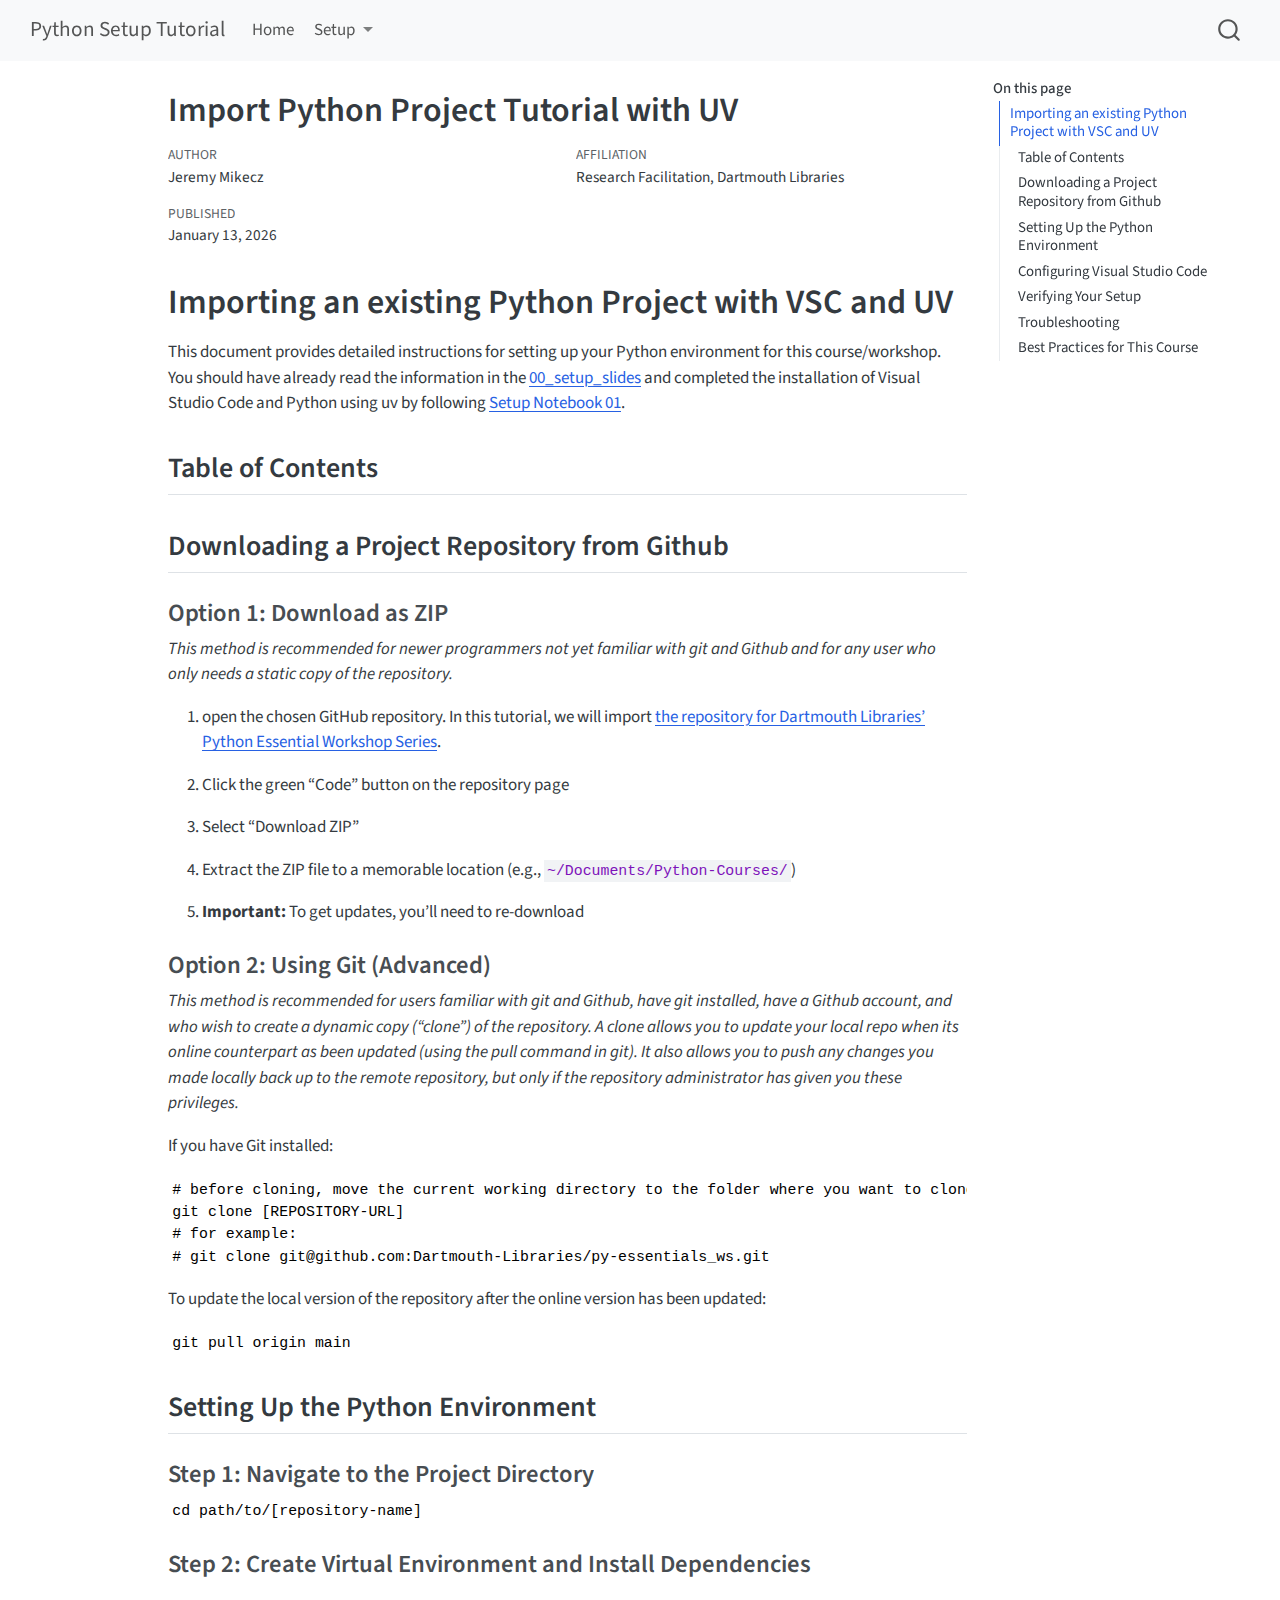
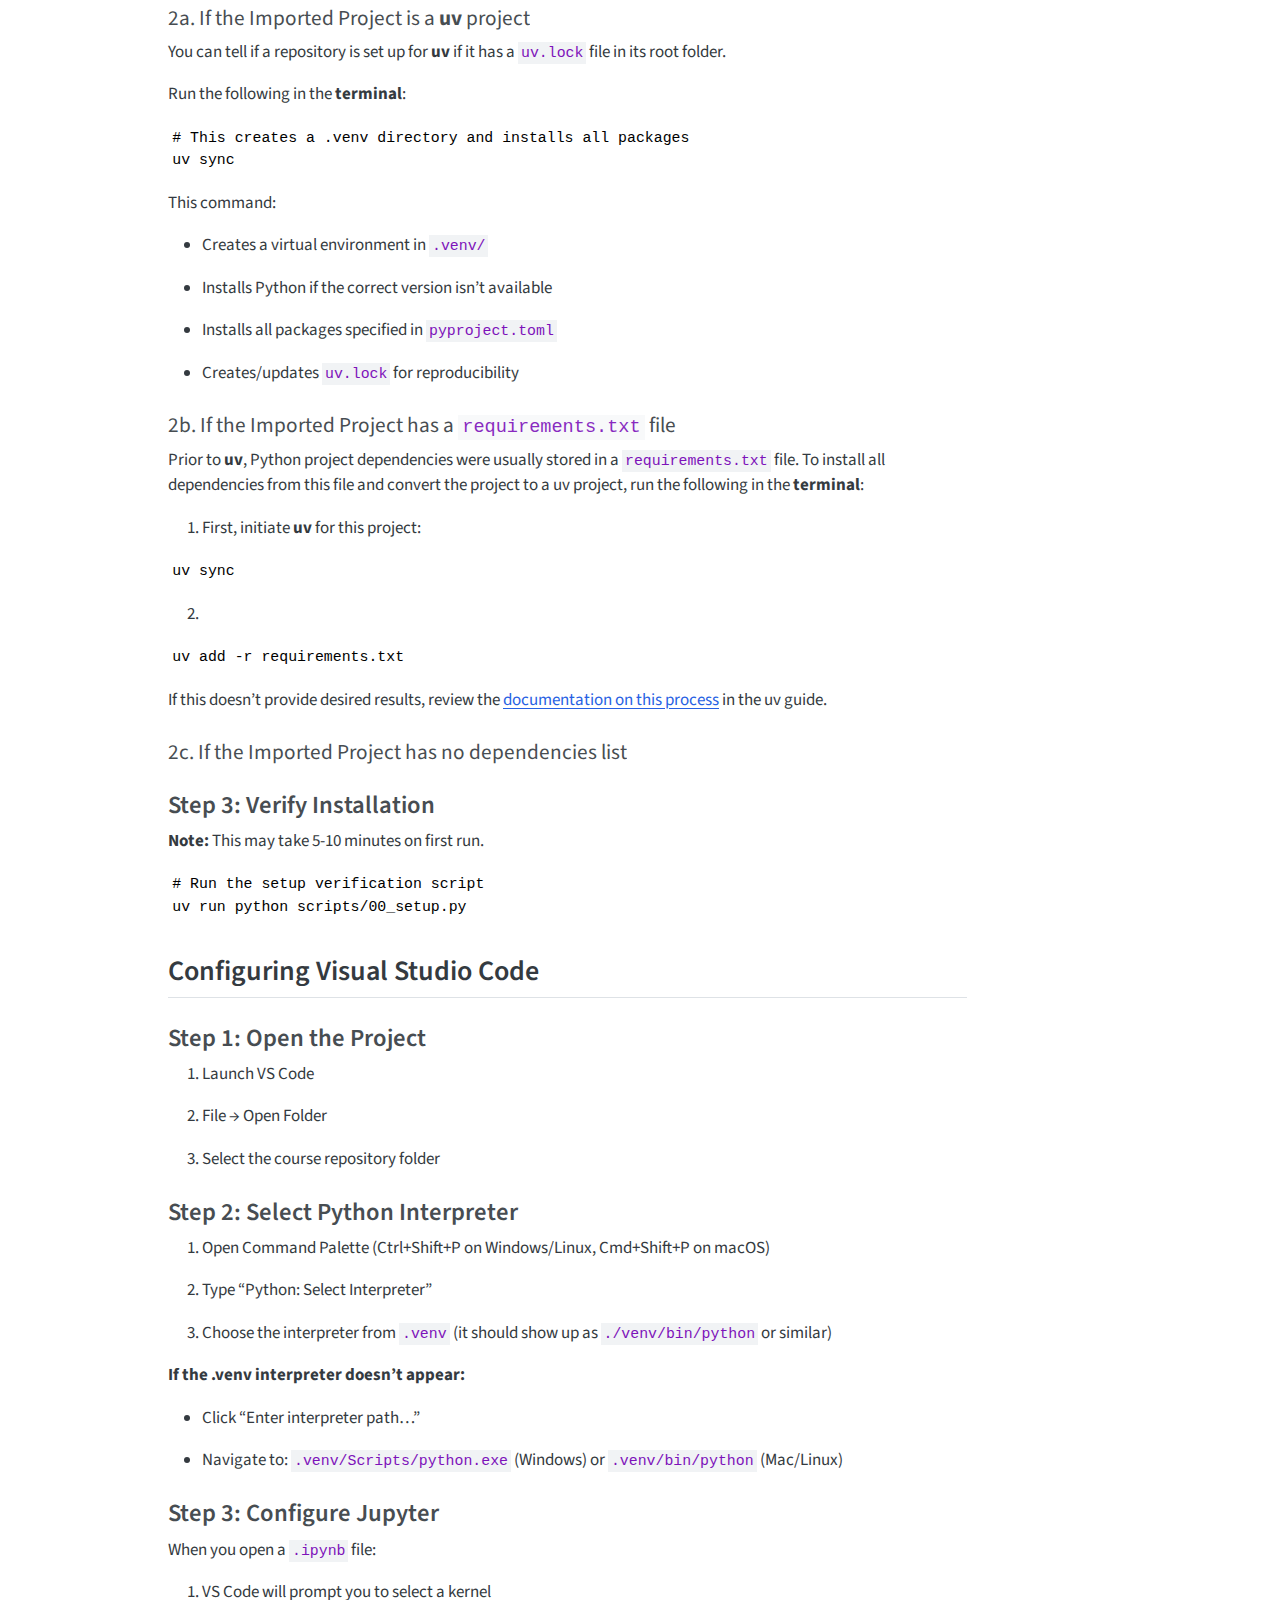
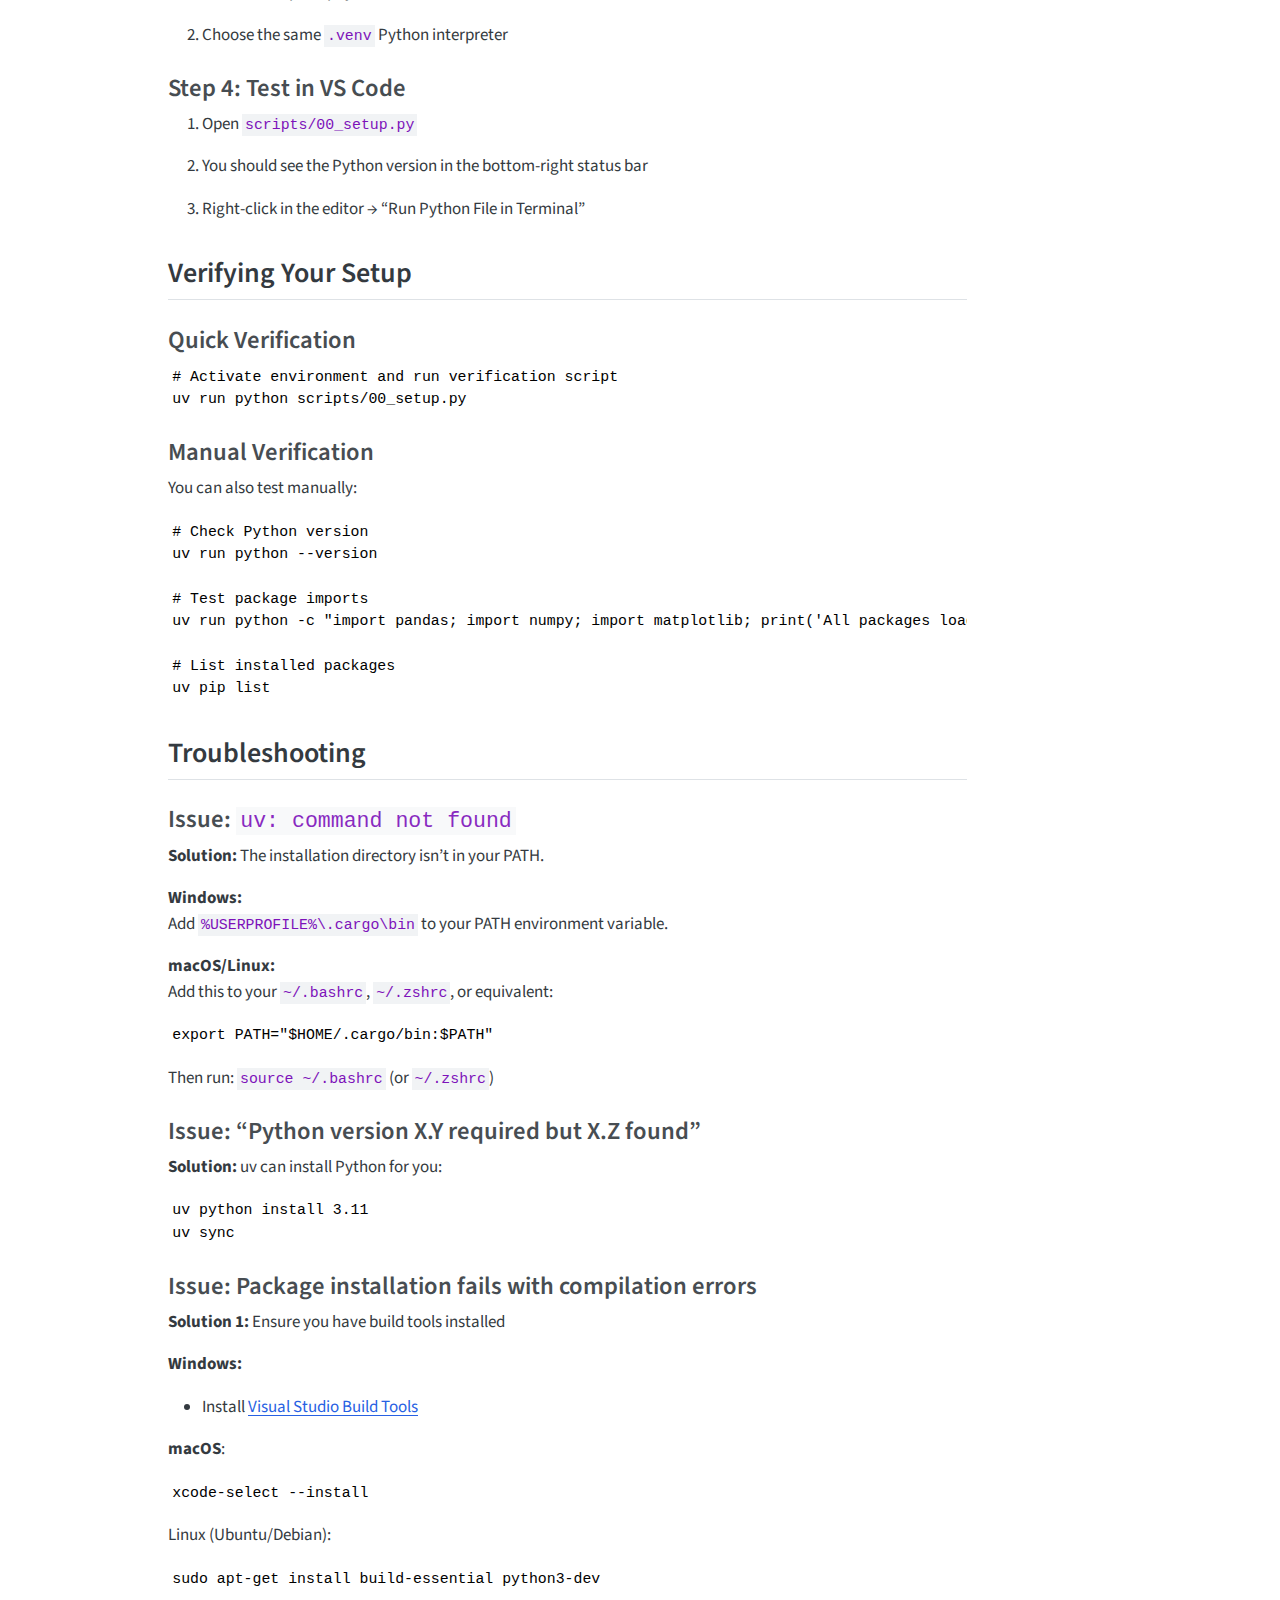
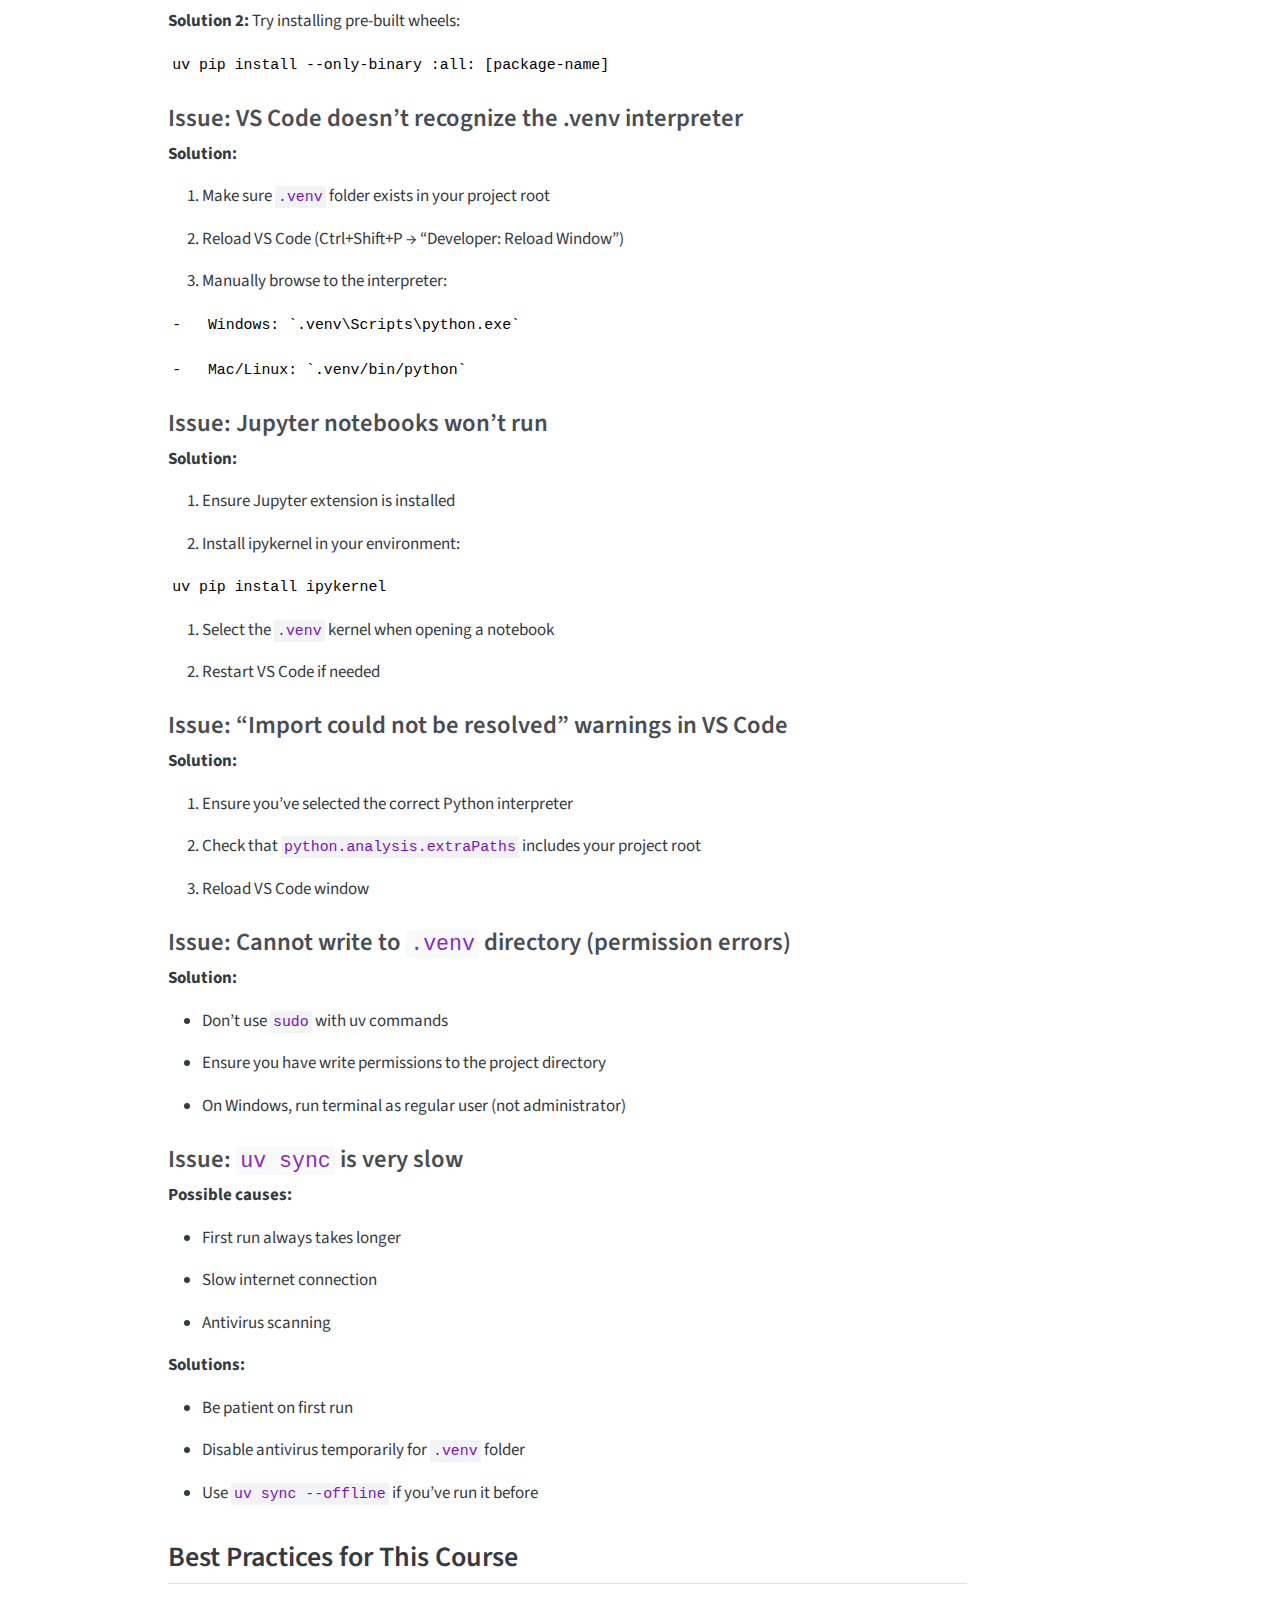
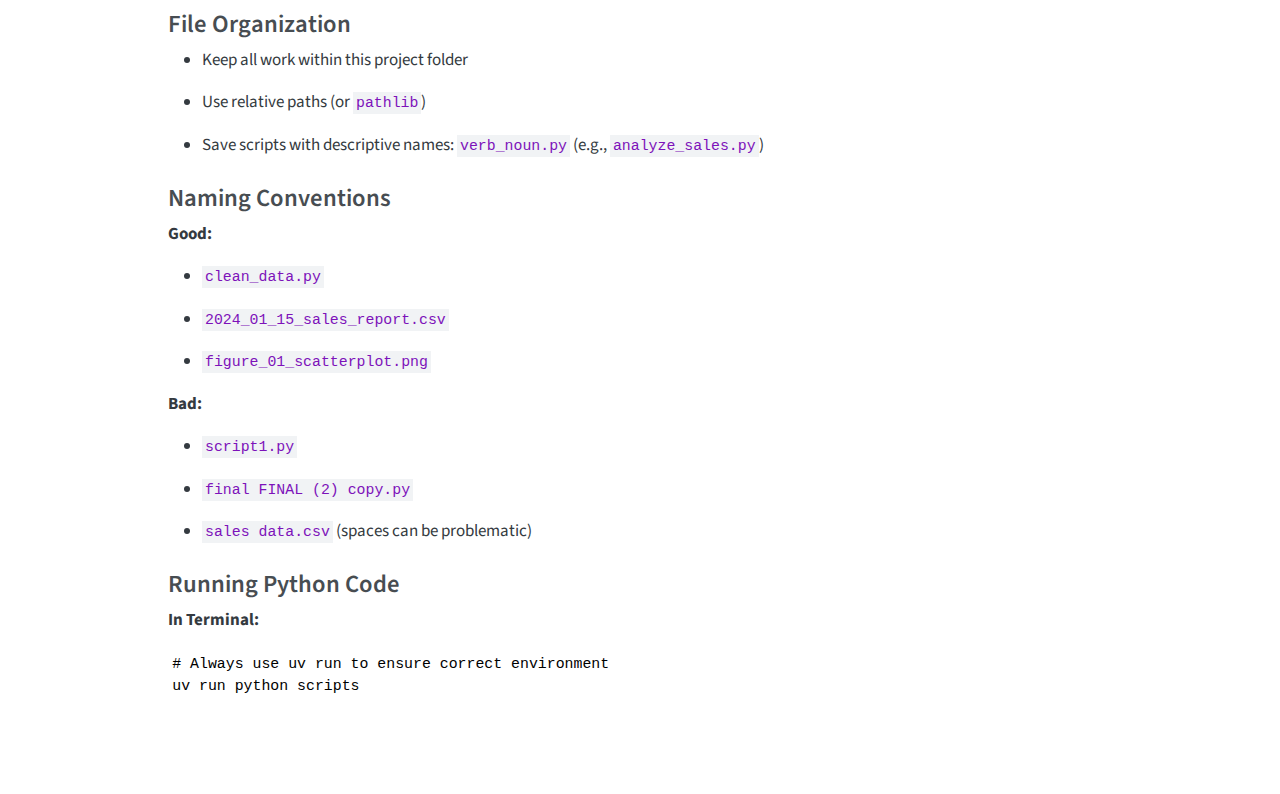
<file: docs/setup/03_import_project.html>
<!DOCTYPE html>
<html xmlns="http://www.w3.org/1999/xhtml" lang="en" xml:lang="en"><head>

<meta charset="utf-8">
<meta name="generator" content="quarto-1.8.26">

<meta name="viewport" content="width=device-width, initial-scale=1.0, user-scalable=yes">

<meta name="author" content="Jeremy Mikecz">
<meta name="dcterms.date" content="2026-01-13">

<title>Import Python Project Tutorial with UV – Python Setup Tutorial</title>
<style>
code{white-space: pre-wrap;}
span.smallcaps{font-variant: small-caps;}
div.columns{display: flex; gap: min(4vw, 1.5em);}
div.column{flex: auto; overflow-x: auto;}
div.hanging-indent{margin-left: 1.5em; text-indent: -1.5em;}
ul.task-list{list-style: none;}
ul.task-list li input[type="checkbox"] {
  width: 0.8em;
  margin: 0 0.8em 0.2em -1em; /* quarto-specific, see https://github.com/quarto-dev/quarto-cli/issues/4556 */ 
  vertical-align: middle;
}
</style>


<script src="../site_libs/quarto-nav/quarto-nav.js"></script>
<script src="../site_libs/quarto-nav/headroom.min.js"></script>
<script src="../site_libs/clipboard/clipboard.min.js"></script>
<script src="../site_libs/quarto-search/autocomplete.umd.js"></script>
<script src="../site_libs/quarto-search/fuse.min.js"></script>
<script src="../site_libs/quarto-search/quarto-search.js"></script>
<meta name="quarto:offset" content="../">
<script src="../site_libs/quarto-html/quarto.js" type="module"></script>
<script src="../site_libs/quarto-html/tabsets/tabsets.js" type="module"></script>
<script src="../site_libs/quarto-html/axe/axe-check.js" type="module"></script>
<script src="../site_libs/quarto-html/popper.min.js"></script>
<script src="../site_libs/quarto-html/tippy.umd.min.js"></script>
<script src="../site_libs/quarto-html/anchor.min.js"></script>
<link href="../site_libs/quarto-html/tippy.css" rel="stylesheet">
<link href="../site_libs/quarto-html/quarto-syntax-highlighting-587c61ba64f3a5504c4d52d930310e48.css" rel="stylesheet" id="quarto-text-highlighting-styles">
<script src="../site_libs/bootstrap/bootstrap.min.js"></script>
<link href="../site_libs/bootstrap/bootstrap-icons.css" rel="stylesheet">
<link href="../site_libs/bootstrap/bootstrap-e31584831b205ffbb2d98406f31c2a5b.min.css" rel="stylesheet" append-hash="true" id="quarto-bootstrap" data-mode="light">
<script id="quarto-search-options" type="application/json">{
  "location": "navbar",
  "copy-button": false,
  "collapse-after": 3,
  "panel-placement": "end",
  "type": "overlay",
  "limit": 50,
  "keyboard-shortcut": [
    "f",
    "/",
    "s"
  ],
  "show-item-context": false,
  "language": {
    "search-no-results-text": "No results",
    "search-matching-documents-text": "matching documents",
    "search-copy-link-title": "Copy link to search",
    "search-hide-matches-text": "Hide additional matches",
    "search-more-match-text": "more match in this document",
    "search-more-matches-text": "more matches in this document",
    "search-clear-button-title": "Clear",
    "search-text-placeholder": "",
    "search-detached-cancel-button-title": "Cancel",
    "search-submit-button-title": "Submit",
    "search-label": "Search"
  }
}</script>


</head>

<body class="nav-fixed quarto-light">

<div id="quarto-search-results"></div>
  <header id="quarto-header" class="headroom fixed-top">
    <nav class="navbar navbar-expand-lg " data-bs-theme="dark">
      <div class="navbar-container container-fluid">
      <div class="navbar-brand-container mx-auto">
    <a class="navbar-brand" href="../index.html">
    <span class="navbar-title">Python Setup Tutorial</span>
    </a>
  </div>
            <div id="quarto-search" class="" title="Search"></div>
          <button class="navbar-toggler" type="button" data-bs-toggle="collapse" data-bs-target="#navbarCollapse" aria-controls="navbarCollapse" role="menu" aria-expanded="false" aria-label="Toggle navigation" onclick="if (window.quartoToggleHeadroom) { window.quartoToggleHeadroom(); }">
  <span class="navbar-toggler-icon"></span>
</button>
          <div class="collapse navbar-collapse" id="navbarCollapse">
            <ul class="navbar-nav navbar-nav-scroll me-auto">
  <li class="nav-item">
    <a class="nav-link" href="../index.html"> 
<span class="menu-text">Home</span></a>
  </li>  
  <li class="nav-item dropdown ">
    <a class="nav-link dropdown-toggle" href="#" id="nav-menu-setup" role="link" data-bs-toggle="dropdown" aria-expanded="false">
 <span class="menu-text">Setup</span>
    </a>
    <ul class="dropdown-menu" aria-labelledby="nav-menu-setup">    
        <li>
    <a class="dropdown-item" href="../setup/00_setup_slides.html">
 <span class="dropdown-text">Setup Slides</span></a>
  </li>  
        <li>
    <a class="dropdown-item" href="../setup/01_python_setup.html">
 <span class="dropdown-text">Tutorial 1: Python Installation</span></a>
  </li>  
        <li>
    <a class="dropdown-item" href="../setup/02_create_project_from_scratch.html">
 <span class="dropdown-text">Tutorial 2: Create Project</span></a>
  </li>  
        <li>
    <a class="dropdown-item" href="../setup/03_import_project.html">
 <span class="dropdown-text">Tutorial 3: Import Project</span></a>
  </li>  
    </ul>
  </li>
</ul>
          </div> <!-- /navcollapse -->
            <div class="quarto-navbar-tools">
</div>
      </div> <!-- /container-fluid -->
    </nav>
</header>
<!-- content -->
<div id="quarto-content" class="quarto-container page-columns page-rows-contents page-layout-article page-navbar">
<!-- sidebar -->
<!-- margin-sidebar -->
    <div id="quarto-margin-sidebar" class="sidebar margin-sidebar">
        <nav id="TOC" role="doc-toc" class="toc-active">
    <h2 id="toc-title">On this page</h2>
   
  <ul>
  <li><a href="#importing-an-existing-python-project-with-vsc-and-uv" id="toc-importing-an-existing-python-project-with-vsc-and-uv" class="nav-link active" data-scroll-target="#importing-an-existing-python-project-with-vsc-and-uv">Importing an existing Python Project with VSC and UV</a>
  <ul class="collapse">
  <li><a href="#table-of-contents" id="toc-table-of-contents" class="nav-link" data-scroll-target="#table-of-contents">Table of Contents</a></li>
  <li><a href="#downloading-a-project-repository-from-github" id="toc-downloading-a-project-repository-from-github" class="nav-link" data-scroll-target="#downloading-a-project-repository-from-github">Downloading a Project Repository from Github</a>
  <ul class="collapse">
  <li><a href="#option-1-download-as-zip" id="toc-option-1-download-as-zip" class="nav-link" data-scroll-target="#option-1-download-as-zip">Option 1: Download as ZIP</a></li>
  <li><a href="#option-2-using-git-advanced" id="toc-option-2-using-git-advanced" class="nav-link" data-scroll-target="#option-2-using-git-advanced">Option 2: Using Git (Advanced)</a></li>
  </ul></li>
  <li><a href="#setting-up-the-python-environment" id="toc-setting-up-the-python-environment" class="nav-link" data-scroll-target="#setting-up-the-python-environment">Setting Up the Python Environment</a>
  <ul class="collapse">
  <li><a href="#step-1-navigate-to-the-project-directory" id="toc-step-1-navigate-to-the-project-directory" class="nav-link" data-scroll-target="#step-1-navigate-to-the-project-directory">Step 1: Navigate to the Project Directory</a></li>
  <li><a href="#step-2-create-virtual-environment-and-install-dependencies" id="toc-step-2-create-virtual-environment-and-install-dependencies" class="nav-link" data-scroll-target="#step-2-create-virtual-environment-and-install-dependencies">Step 2: Create Virtual Environment and Install Dependencies</a></li>
  <li><a href="#step-3-verify-installation" id="toc-step-3-verify-installation" class="nav-link" data-scroll-target="#step-3-verify-installation">Step 3: Verify Installation</a></li>
  </ul></li>
  <li><a href="#configuring-visual-studio-code" id="toc-configuring-visual-studio-code" class="nav-link" data-scroll-target="#configuring-visual-studio-code">Configuring Visual Studio Code</a>
  <ul class="collapse">
  <li><a href="#step-1-open-the-project" id="toc-step-1-open-the-project" class="nav-link" data-scroll-target="#step-1-open-the-project">Step 1: Open the Project</a></li>
  <li><a href="#step-2-select-python-interpreter" id="toc-step-2-select-python-interpreter" class="nav-link" data-scroll-target="#step-2-select-python-interpreter">Step 2: Select Python Interpreter</a></li>
  <li><a href="#step-3-configure-jupyter" id="toc-step-3-configure-jupyter" class="nav-link" data-scroll-target="#step-3-configure-jupyter">Step 3: Configure Jupyter</a></li>
  <li><a href="#step-4-test-in-vs-code" id="toc-step-4-test-in-vs-code" class="nav-link" data-scroll-target="#step-4-test-in-vs-code">Step 4: Test in VS Code</a></li>
  </ul></li>
  <li><a href="#verifying-your-setup" id="toc-verifying-your-setup" class="nav-link" data-scroll-target="#verifying-your-setup">Verifying Your Setup</a>
  <ul class="collapse">
  <li><a href="#quick-verification" id="toc-quick-verification" class="nav-link" data-scroll-target="#quick-verification">Quick Verification</a></li>
  <li><a href="#manual-verification" id="toc-manual-verification" class="nav-link" data-scroll-target="#manual-verification">Manual Verification</a></li>
  </ul></li>
  <li><a href="#troubleshooting" id="toc-troubleshooting" class="nav-link" data-scroll-target="#troubleshooting">Troubleshooting</a>
  <ul class="collapse">
  <li><a href="#issue-uv-command-not-found" id="toc-issue-uv-command-not-found" class="nav-link" data-scroll-target="#issue-uv-command-not-found">Issue: <code>uv: command not found</code></a></li>
  <li><a href="#issue-python-version-x.y-required-but-x.z-found" id="toc-issue-python-version-x.y-required-but-x.z-found" class="nav-link" data-scroll-target="#issue-python-version-x.y-required-but-x.z-found">Issue: “Python version X.Y required but X.Z found”</a></li>
  <li><a href="#issue-package-installation-fails-with-compilation-errors" id="toc-issue-package-installation-fails-with-compilation-errors" class="nav-link" data-scroll-target="#issue-package-installation-fails-with-compilation-errors">Issue: Package installation fails with compilation errors</a></li>
  <li><a href="#issue-vs-code-doesnt-recognize-the-.venv-interpreter" id="toc-issue-vs-code-doesnt-recognize-the-.venv-interpreter" class="nav-link" data-scroll-target="#issue-vs-code-doesnt-recognize-the-.venv-interpreter">Issue: VS Code doesn’t recognize the .venv interpreter</a></li>
  <li><a href="#issue-jupyter-notebooks-wont-run" id="toc-issue-jupyter-notebooks-wont-run" class="nav-link" data-scroll-target="#issue-jupyter-notebooks-wont-run">Issue: Jupyter notebooks won’t run</a></li>
  <li><a href="#issue-import-could-not-be-resolved-warnings-in-vs-code" id="toc-issue-import-could-not-be-resolved-warnings-in-vs-code" class="nav-link" data-scroll-target="#issue-import-could-not-be-resolved-warnings-in-vs-code">Issue: “Import could not be resolved” warnings in VS Code</a></li>
  <li><a href="#issue-cannot-write-to-.venv-directory-permission-errors" id="toc-issue-cannot-write-to-.venv-directory-permission-errors" class="nav-link" data-scroll-target="#issue-cannot-write-to-.venv-directory-permission-errors">Issue: Cannot write to <code>.venv</code> directory (permission errors)</a></li>
  <li><a href="#issue-uv-sync-is-very-slow" id="toc-issue-uv-sync-is-very-slow" class="nav-link" data-scroll-target="#issue-uv-sync-is-very-slow">Issue: <code>uv sync</code> is very slow</a></li>
  </ul></li>
  <li><a href="#best-practices-for-this-course" id="toc-best-practices-for-this-course" class="nav-link" data-scroll-target="#best-practices-for-this-course">Best Practices for This Course</a>
  <ul class="collapse">
  <li><a href="#file-organization" id="toc-file-organization" class="nav-link" data-scroll-target="#file-organization">File Organization</a></li>
  <li><a href="#naming-conventions" id="toc-naming-conventions" class="nav-link" data-scroll-target="#naming-conventions">Naming Conventions</a></li>
  <li><a href="#running-python-code" id="toc-running-python-code" class="nav-link" data-scroll-target="#running-python-code">Running Python Code</a></li>
  </ul></li>
  </ul></li>
  </ul>
</nav>
    </div>
<!-- main -->
<main class="content" id="quarto-document-content">

<header id="title-block-header" class="quarto-title-block default">
<div class="quarto-title">
<h1 class="title">Import Python Project Tutorial with UV</h1>
</div>


<div class="quarto-title-meta-author">
  <div class="quarto-title-meta-heading">Author</div>
  <div class="quarto-title-meta-heading">Affiliation</div>
  
    <div class="quarto-title-meta-contents">
    <p class="author">Jeremy Mikecz </p>
  </div>
  <div class="quarto-title-meta-contents">
        <p class="affiliation">
            Research Facilitation, Dartmouth Libraries
          </p>
      </div>
  </div>

<div class="quarto-title-meta">

      
    <div>
    <div class="quarto-title-meta-heading">Published</div>
    <div class="quarto-title-meta-contents">
      <p class="date">January 13, 2026</p>
    </div>
  </div>
  
    
  </div>
  


</header>


<section id="importing-an-existing-python-project-with-vsc-and-uv" class="level1">
<h1>Importing an existing Python Project with VSC and UV</h1>
<p>This document provides detailed instructions for setting up your Python environment for this course/workshop. You should have already read the information in the <a href="00_setup-slides.html">00_setup_slides</a> and completed the installation of Visual Studio Code and Python using uv by following <a href="01_python-setup-instructions.qmd">Setup Notebook 01</a>.</p>
<section id="table-of-contents" class="level2">
<h2 class="anchored" data-anchor-id="table-of-contents">Table of Contents</h2>
</section>
<section id="downloading-a-project-repository-from-github" class="level2">
<h2 class="anchored" data-anchor-id="downloading-a-project-repository-from-github">Downloading a Project Repository from Github</h2>
<section id="option-1-download-as-zip" class="level3">
<h3 class="anchored" data-anchor-id="option-1-download-as-zip">Option 1: Download as ZIP</h3>
<p><em>This method is recommended for newer programmers not yet familiar with git and Github and for any user who only needs a static copy of the repository.</em></p>
<ol type="1">
<li><p>open the chosen GitHub repository. In this tutorial, we will import <a href="https://github.com/Dartmouth-Libraries/py-essentials_ws">the repository for Dartmouth Libraries’ Python Essential Workshop Series</a>.<!--Mrinank Bhowmick's ["Python Beginner Project"](https://github.com/Mrinank-Bhowmick/python-beginner-projects/tree/main#) repository. --><!--[the Github repository that supplements](https://github.com/DataScienceUB/introduction-datascience-python-book/tree/master) the book, Igual and Seguí, *Introduction to Data Science* (Springer, 2017).--></p></li>
<li><p>Click the green “Code” button on the repository page</p></li>
<li><p>Select “Download ZIP”</p></li>
<li><p>Extract the ZIP file to a memorable location (e.g., <code>~/Documents/Python-Courses/</code>)</p></li>
<li><p><strong>Important:</strong> To get updates, you’ll need to re-download</p></li>
</ol>
</section>
<section id="option-2-using-git-advanced" class="level3">
<h3 class="anchored" data-anchor-id="option-2-using-git-advanced">Option 2: Using Git (Advanced)</h3>
<p><em>This method is recommended for users familiar with git and Github, have git installed, have a Github account, and who wish to create a dynamic copy (“clone”) of the repository. A clone allows you to update your local repo when its online counterpart as been updated (using the pull command in git). It also allows you to push any changes you made locally back up to the remote repository, but only if the repository administrator has given you these privileges.</em></p>
<p>If you have Git installed:</p>
<pre class="{bash}"><code># before cloning, move the current working directory to the folder where you want to clone this project
git clone [REPOSITORY-URL]
# for example:
# git clone git@github.com:Dartmouth-Libraries/py-essentials_ws.git</code></pre>
<p>To update the local version of the repository after the online version has been updated:</p>
<pre class="{bash}"><code>git pull origin main</code></pre>
</section>
</section>
<section id="setting-up-the-python-environment" class="level2">
<h2 class="anchored" data-anchor-id="setting-up-the-python-environment">Setting Up the Python Environment</h2>
<section id="step-1-navigate-to-the-project-directory" class="level3">
<h3 class="anchored" data-anchor-id="step-1-navigate-to-the-project-directory">Step 1: Navigate to the Project Directory</h3>
<pre class="{bash}"><code>cd path/to/[repository-name]</code></pre>
</section>
<section id="step-2-create-virtual-environment-and-install-dependencies" class="level3">
<h3 class="anchored" data-anchor-id="step-2-create-virtual-environment-and-install-dependencies">Step 2: Create Virtual Environment and Install Dependencies</h3>
<section id="a.-if-the-imported-project-is-a-uv-project" class="level4">
<h4 class="anchored" data-anchor-id="a.-if-the-imported-project-is-a-uv-project">2a. If the Imported Project is a <strong>uv</strong> project</h4>
<p>You can tell if a repository is set up for <strong>uv</strong> if it has a <code>uv.lock</code> file in its root folder.</p>
<p>Run the following in the <strong>terminal</strong>:</p>
<pre class="{bash}"><code># This creates a .venv directory and installs all packages
uv sync</code></pre>
<p>This command:</p>
<ul>
<li><p>Creates a virtual environment in <code>.venv/</code></p></li>
<li><p>Installs Python if the correct version isn’t available</p></li>
<li><p>Installs all packages specified in <code>pyproject.toml</code></p></li>
<li><p>Creates/updates <code>uv.lock</code> for reproducibility</p></li>
</ul>
</section>
<section id="b.-if-the-imported-project-has-a-requirements.txt-file" class="level4">
<h4 class="anchored" data-anchor-id="b.-if-the-imported-project-has-a-requirements.txt-file">2b. If the Imported Project has a <code>requirements.txt</code> file</h4>
<p>Prior to <strong>uv</strong>, Python project dependencies were usually stored in a <code>requirements.txt</code> file. To install all dependencies from this file and convert the project to a uv project, run the following in the <strong>terminal</strong>:</p>
<ol type="1">
<li>First, initiate <strong>uv</strong> for this project:</li>
</ol>
<pre><code>uv sync</code></pre>
<ol start="2" type="1">
<li></li>
</ol>
<pre><code>uv add -r requirements.txt</code></pre>
<p>If this doesn’t provide desired results, review the <a href="https://docs.astral.sh/uv/guides/migration/pip-to-project/">documentation on this process</a> in the uv guide.</p>
</section>
<section id="c.-if-the-imported-project-has-no-dependencies-list" class="level4">
<h4 class="anchored" data-anchor-id="c.-if-the-imported-project-has-no-dependencies-list">2c. If the Imported Project has no dependencies list</h4>
</section>
</section>
<section id="step-3-verify-installation" class="level3">
<h3 class="anchored" data-anchor-id="step-3-verify-installation">Step 3: Verify Installation</h3>
<p><strong>Note:</strong> This may take 5-10 minutes on first run.</p>
<pre class="{bash}"><code># Run the setup verification script
uv run python scripts/00_setup.py</code></pre>
</section>
</section>
<section id="configuring-visual-studio-code" class="level2">
<h2 class="anchored" data-anchor-id="configuring-visual-studio-code">Configuring Visual Studio Code</h2>
<section id="step-1-open-the-project" class="level3">
<h3 class="anchored" data-anchor-id="step-1-open-the-project">Step 1: Open the Project</h3>
<ol type="1">
<li><p>Launch VS Code</p></li>
<li><p>File → Open Folder</p></li>
<li><p>Select the course repository folder</p></li>
</ol>
</section>
<section id="step-2-select-python-interpreter" class="level3">
<h3 class="anchored" data-anchor-id="step-2-select-python-interpreter">Step 2: Select Python Interpreter</h3>
<ol type="1">
<li><p>Open Command Palette (Ctrl+Shift+P on Windows/Linux, Cmd+Shift+P on macOS)</p></li>
<li><p>Type “Python: Select Interpreter”</p></li>
<li><p>Choose the interpreter from <code>.venv</code> (it should show up as <code>./venv/bin/python</code> or similar)</p></li>
</ol>
<p><strong>If the .venv interpreter doesn’t appear:</strong></p>
<ul>
<li><p>Click “Enter interpreter path…”</p></li>
<li><p>Navigate to: <code>.venv/Scripts/python.exe</code> (Windows) or <code>.venv/bin/python</code> (Mac/Linux)</p></li>
</ul>
</section>
<section id="step-3-configure-jupyter" class="level3">
<h3 class="anchored" data-anchor-id="step-3-configure-jupyter">Step 3: Configure Jupyter</h3>
<p>When you open a <code>.ipynb</code> file:</p>
<ol type="1">
<li><p>VS Code will prompt you to select a kernel</p></li>
<li><p>Choose the same <code>.venv</code> Python interpreter</p></li>
</ol>
</section>
<section id="step-4-test-in-vs-code" class="level3">
<h3 class="anchored" data-anchor-id="step-4-test-in-vs-code">Step 4: Test in VS Code</h3>
<ol type="1">
<li><p>Open <code>scripts/00_setup.py</code></p></li>
<li><p>You should see the Python version in the bottom-right status bar</p></li>
<li><p>Right-click in the editor → “Run Python File in Terminal”</p></li>
</ol>
</section>
</section>
<section id="verifying-your-setup" class="level2">
<h2 class="anchored" data-anchor-id="verifying-your-setup">Verifying Your Setup</h2>
<section id="quick-verification" class="level3">
<h3 class="anchored" data-anchor-id="quick-verification">Quick Verification</h3>
<pre class="{bash}"><code># Activate environment and run verification script
uv run python scripts/00_setup.py</code></pre>
</section>
<section id="manual-verification" class="level3">
<h3 class="anchored" data-anchor-id="manual-verification">Manual Verification</h3>
<p>You can also test manually:</p>
<pre class="{bash}"><code># Check Python version
uv run python --version

# Test package imports
uv run python -c "import pandas; import numpy; import matplotlib; print('All packages loaded successfully!')"

# List installed packages
uv pip list</code></pre>
</section>
</section>
<section id="troubleshooting" class="level2">
<h2 class="anchored" data-anchor-id="troubleshooting">Troubleshooting</h2>
<section id="issue-uv-command-not-found" class="level3">
<h3 class="anchored" data-anchor-id="issue-uv-command-not-found">Issue: <code>uv: command not found</code></h3>
<p><strong>Solution:</strong> The installation directory isn’t in your PATH.</p>
<p><strong>Windows:</strong><br>
Add <code>%USERPROFILE%\.cargo\bin</code> to your PATH environment variable.</p>
<p><strong>macOS/Linux:</strong><br>
Add this to your <code>~/.bashrc</code>, <code>~/.zshrc</code>, or equivalent:</p>
<pre class="{bash}"><code>export PATH="$HOME/.cargo/bin:$PATH"</code></pre>
<p>Then run: <code>source ~/.bashrc</code> (or <code>~/.zshrc</code>)</p>
</section>
<section id="issue-python-version-x.y-required-but-x.z-found" class="level3">
<h3 class="anchored" data-anchor-id="issue-python-version-x.y-required-but-x.z-found">Issue: “Python version X.Y required but X.Z found”</h3>
<p><strong>Solution:</strong> uv can install Python for you:</p>
<pre class="{bash}"><code>uv python install 3.11
uv sync</code></pre>
</section>
<section id="issue-package-installation-fails-with-compilation-errors" class="level3">
<h3 class="anchored" data-anchor-id="issue-package-installation-fails-with-compilation-errors">Issue: Package installation fails with compilation errors</h3>
<p><strong>Solution 1:</strong> Ensure you have build tools installed</p>
<p><strong>Windows:</strong></p>
<ul>
<li>Install <a href="https://visualstudio.microsoft.com/downloads/#build-tools-for-visual-studio-2022">Visual Studio Build Tools</a></li>
</ul>
<p><strong>macOS</strong>:</p>
<pre class="{bash}"><code>xcode-select --install</code></pre>
<p>Linux (Ubuntu/Debian):</p>
<pre class="{bash}"><code>sudo apt-get install build-essential python3-dev</code></pre>
<p><strong>Solution 2:</strong> Try installing pre-built wheels:</p>
<pre class="{bash}"><code>uv pip install --only-binary :all: [package-name]</code></pre>
</section>
<section id="issue-vs-code-doesnt-recognize-the-.venv-interpreter" class="level3">
<h3 class="anchored" data-anchor-id="issue-vs-code-doesnt-recognize-the-.venv-interpreter">Issue: VS Code doesn’t recognize the .venv interpreter</h3>
<p><strong>Solution:</strong></p>
<ol type="1">
<li><p>Make sure <code>.venv</code> folder exists in your project root</p></li>
<li><p>Reload VS Code (Ctrl+Shift+P → “Developer: Reload Window”)</p></li>
<li><p>Manually browse to the interpreter:</p></li>
</ol>
<pre><code>-   Windows: `.venv\Scripts\python.exe`

-   Mac/Linux: `.venv/bin/python`</code></pre>
</section>
<section id="issue-jupyter-notebooks-wont-run" class="level3">
<h3 class="anchored" data-anchor-id="issue-jupyter-notebooks-wont-run">Issue: Jupyter notebooks won’t run</h3>
<p><strong>Solution:</strong></p>
<ol type="1">
<li><p>Ensure Jupyter extension is installed</p></li>
<li><p>Install ipykernel in your environment:</p></li>
</ol>
<pre class="{bash}"><code>uv pip install ipykernel</code></pre>
<ol type="1">
<li><p>Select the <code>.venv</code> kernel when opening a notebook</p></li>
<li><p>Restart VS Code if needed</p></li>
</ol>
</section>
<section id="issue-import-could-not-be-resolved-warnings-in-vs-code" class="level3">
<h3 class="anchored" data-anchor-id="issue-import-could-not-be-resolved-warnings-in-vs-code">Issue: “Import could not be resolved” warnings in VS Code</h3>
<p><strong>Solution:</strong></p>
<ol type="1">
<li><p>Ensure you’ve selected the correct Python interpreter</p></li>
<li><p>Check that <code>python.analysis.extraPaths</code> includes your project root</p></li>
<li><p>Reload VS Code window</p></li>
</ol>
</section>
<section id="issue-cannot-write-to-.venv-directory-permission-errors" class="level3">
<h3 class="anchored" data-anchor-id="issue-cannot-write-to-.venv-directory-permission-errors">Issue: Cannot write to <code>.venv</code> directory (permission errors)</h3>
<p><strong>Solution:</strong></p>
<ul>
<li><p>Don’t use <code>sudo</code> with uv commands</p></li>
<li><p>Ensure you have write permissions to the project directory</p></li>
<li><p>On Windows, run terminal as regular user (not administrator)</p></li>
</ul>
</section>
<section id="issue-uv-sync-is-very-slow" class="level3">
<h3 class="anchored" data-anchor-id="issue-uv-sync-is-very-slow">Issue: <code>uv sync</code> is very slow</h3>
<p><strong>Possible causes:</strong></p>
<ul>
<li><p>First run always takes longer</p></li>
<li><p>Slow internet connection</p></li>
<li><p>Antivirus scanning</p></li>
</ul>
<p><strong>Solutions:</strong></p>
<ul>
<li><p>Be patient on first run</p></li>
<li><p>Disable antivirus temporarily for <code>.venv</code> folder</p></li>
<li><p>Use <code>uv sync --offline</code> if you’ve run it before</p></li>
</ul>
</section>
</section>
<section id="best-practices-for-this-course" class="level2">
<h2 class="anchored" data-anchor-id="best-practices-for-this-course">Best Practices for This Course</h2>
<section id="file-organization" class="level3">
<h3 class="anchored" data-anchor-id="file-organization">File Organization</h3>
<ul>
<li><p>Keep all work within this project folder</p></li>
<li><p>Use relative paths (or <code>pathlib</code>)</p></li>
<li><p>Save scripts with descriptive names: <code>verb_noun.py</code> (e.g., <code>analyze_sales.py</code>)</p></li>
</ul>
</section>
<section id="naming-conventions" class="level3">
<h3 class="anchored" data-anchor-id="naming-conventions">Naming Conventions</h3>
<p><strong>Good:</strong></p>
<ul>
<li><p><code>clean_data.py</code></p></li>
<li><p><code>2024_01_15_sales_report.csv</code></p></li>
<li><p><code>figure_01_scatterplot.png</code></p></li>
</ul>
<p><strong>Bad:</strong></p>
<ul>
<li><p><code>script1.py</code></p></li>
<li><p><code>final FINAL (2) copy.py</code></p></li>
<li><p><code>sales data.csv</code> (spaces can be problematic)</p></li>
</ul>
</section>
<section id="running-python-code" class="level3">
<h3 class="anchored" data-anchor-id="running-python-code">Running Python Code</h3>
<p><strong>In Terminal:</strong></p>
<pre class="{bash}"><code># Always use uv run to ensure correct environment
uv run python scripts</code></pre>


</section>
</section>
</section>

</main> <!-- /main -->
<script id="quarto-html-after-body" type="application/javascript">
  window.document.addEventListener("DOMContentLoaded", function (event) {
    const icon = "";
    const anchorJS = new window.AnchorJS();
    anchorJS.options = {
      placement: 'right',
      icon: icon
    };
    anchorJS.add('.anchored');
    const isCodeAnnotation = (el) => {
      for (const clz of el.classList) {
        if (clz.startsWith('code-annotation-')) {                     
          return true;
        }
      }
      return false;
    }
    const onCopySuccess = function(e) {
      // button target
      const button = e.trigger;
      // don't keep focus
      button.blur();
      // flash "checked"
      button.classList.add('code-copy-button-checked');
      var currentTitle = button.getAttribute("title");
      button.setAttribute("title", "Copied!");
      let tooltip;
      if (window.bootstrap) {
        button.setAttribute("data-bs-toggle", "tooltip");
        button.setAttribute("data-bs-placement", "left");
        button.setAttribute("data-bs-title", "Copied!");
        tooltip = new bootstrap.Tooltip(button, 
          { trigger: "manual", 
            customClass: "code-copy-button-tooltip",
            offset: [0, -8]});
        tooltip.show();    
      }
      setTimeout(function() {
        if (tooltip) {
          tooltip.hide();
          button.removeAttribute("data-bs-title");
          button.removeAttribute("data-bs-toggle");
          button.removeAttribute("data-bs-placement");
        }
        button.setAttribute("title", currentTitle);
        button.classList.remove('code-copy-button-checked');
      }, 1000);
      // clear code selection
      e.clearSelection();
    }
    const getTextToCopy = function(trigger) {
      const outerScaffold = trigger.parentElement.cloneNode(true);
      const codeEl = outerScaffold.querySelector('code');
      for (const childEl of codeEl.children) {
        if (isCodeAnnotation(childEl)) {
          childEl.remove();
        }
      }
      return codeEl.innerText;
    }
    const clipboard = new window.ClipboardJS('.code-copy-button:not([data-in-quarto-modal])', {
      text: getTextToCopy
    });
    clipboard.on('success', onCopySuccess);
    if (window.document.getElementById('quarto-embedded-source-code-modal')) {
      const clipboardModal = new window.ClipboardJS('.code-copy-button[data-in-quarto-modal]', {
        text: getTextToCopy,
        container: window.document.getElementById('quarto-embedded-source-code-modal')
      });
      clipboardModal.on('success', onCopySuccess);
    }
      var localhostRegex = new RegExp(/^(?:http|https):\/\/localhost\:?[0-9]*\//);
      var mailtoRegex = new RegExp(/^mailto:/);
        var filterRegex = new RegExp("https:\/\/Dartmouth-Libraries\.github\.io\/python-setup\/");
      var isInternal = (href) => {
          return filterRegex.test(href) || localhostRegex.test(href) || mailtoRegex.test(href);
      }
      // Inspect non-navigation links and adorn them if external
     var links = window.document.querySelectorAll('a[href]:not(.nav-link):not(.navbar-brand):not(.toc-action):not(.sidebar-link):not(.sidebar-item-toggle):not(.pagination-link):not(.no-external):not([aria-hidden]):not(.dropdown-item):not(.quarto-navigation-tool):not(.about-link)');
      for (var i=0; i<links.length; i++) {
        const link = links[i];
        if (!isInternal(link.href)) {
          // undo the damage that might have been done by quarto-nav.js in the case of
          // links that we want to consider external
          if (link.dataset.originalHref !== undefined) {
            link.href = link.dataset.originalHref;
          }
        }
      }
    function tippyHover(el, contentFn, onTriggerFn, onUntriggerFn) {
      const config = {
        allowHTML: true,
        maxWidth: 500,
        delay: 100,
        arrow: false,
        appendTo: function(el) {
            return el.parentElement;
        },
        interactive: true,
        interactiveBorder: 10,
        theme: 'quarto',
        placement: 'bottom-start',
      };
      if (contentFn) {
        config.content = contentFn;
      }
      if (onTriggerFn) {
        config.onTrigger = onTriggerFn;
      }
      if (onUntriggerFn) {
        config.onUntrigger = onUntriggerFn;
      }
      window.tippy(el, config); 
    }
    const noterefs = window.document.querySelectorAll('a[role="doc-noteref"]');
    for (var i=0; i<noterefs.length; i++) {
      const ref = noterefs[i];
      tippyHover(ref, function() {
        // use id or data attribute instead here
        let href = ref.getAttribute('data-footnote-href') || ref.getAttribute('href');
        try { href = new URL(href).hash; } catch {}
        const id = href.replace(/^#\/?/, "");
        const note = window.document.getElementById(id);
        if (note) {
          return note.innerHTML;
        } else {
          return "";
        }
      });
    }
    const xrefs = window.document.querySelectorAll('a.quarto-xref');
    const processXRef = (id, note) => {
      // Strip column container classes
      const stripColumnClz = (el) => {
        el.classList.remove("page-full", "page-columns");
        if (el.children) {
          for (const child of el.children) {
            stripColumnClz(child);
          }
        }
      }
      stripColumnClz(note)
      if (id === null || id.startsWith('sec-')) {
        // Special case sections, only their first couple elements
        const container = document.createElement("div");
        if (note.children && note.children.length > 2) {
          container.appendChild(note.children[0].cloneNode(true));
          for (let i = 1; i < note.children.length; i++) {
            const child = note.children[i];
            if (child.tagName === "P" && child.innerText === "") {
              continue;
            } else {
              container.appendChild(child.cloneNode(true));
              break;
            }
          }
          if (window.Quarto?.typesetMath) {
            window.Quarto.typesetMath(container);
          }
          return container.innerHTML
        } else {
          if (window.Quarto?.typesetMath) {
            window.Quarto.typesetMath(note);
          }
          return note.innerHTML;
        }
      } else {
        // Remove any anchor links if they are present
        const anchorLink = note.querySelector('a.anchorjs-link');
        if (anchorLink) {
          anchorLink.remove();
        }
        if (window.Quarto?.typesetMath) {
          window.Quarto.typesetMath(note);
        }
        if (note.classList.contains("callout")) {
          return note.outerHTML;
        } else {
          return note.innerHTML;
        }
      }
    }
    for (var i=0; i<xrefs.length; i++) {
      const xref = xrefs[i];
      tippyHover(xref, undefined, function(instance) {
        instance.disable();
        let url = xref.getAttribute('href');
        let hash = undefined; 
        if (url.startsWith('#')) {
          hash = url;
        } else {
          try { hash = new URL(url).hash; } catch {}
        }
        if (hash) {
          const id = hash.replace(/^#\/?/, "");
          const note = window.document.getElementById(id);
          if (note !== null) {
            try {
              const html = processXRef(id, note.cloneNode(true));
              instance.setContent(html);
            } finally {
              instance.enable();
              instance.show();
            }
          } else {
            // See if we can fetch this
            fetch(url.split('#')[0])
            .then(res => res.text())
            .then(html => {
              const parser = new DOMParser();
              const htmlDoc = parser.parseFromString(html, "text/html");
              const note = htmlDoc.getElementById(id);
              if (note !== null) {
                const html = processXRef(id, note);
                instance.setContent(html);
              } 
            }).finally(() => {
              instance.enable();
              instance.show();
            });
          }
        } else {
          // See if we can fetch a full url (with no hash to target)
          // This is a special case and we should probably do some content thinning / targeting
          fetch(url)
          .then(res => res.text())
          .then(html => {
            const parser = new DOMParser();
            const htmlDoc = parser.parseFromString(html, "text/html");
            const note = htmlDoc.querySelector('main.content');
            if (note !== null) {
              // This should only happen for chapter cross references
              // (since there is no id in the URL)
              // remove the first header
              if (note.children.length > 0 && note.children[0].tagName === "HEADER") {
                note.children[0].remove();
              }
              const html = processXRef(null, note);
              instance.setContent(html);
            } 
          }).finally(() => {
            instance.enable();
            instance.show();
          });
        }
      }, function(instance) {
      });
    }
        let selectedAnnoteEl;
        const selectorForAnnotation = ( cell, annotation) => {
          let cellAttr = 'data-code-cell="' + cell + '"';
          let lineAttr = 'data-code-annotation="' +  annotation + '"';
          const selector = 'span[' + cellAttr + '][' + lineAttr + ']';
          return selector;
        }
        const selectCodeLines = (annoteEl) => {
          const doc = window.document;
          const targetCell = annoteEl.getAttribute("data-target-cell");
          const targetAnnotation = annoteEl.getAttribute("data-target-annotation");
          const annoteSpan = window.document.querySelector(selectorForAnnotation(targetCell, targetAnnotation));
          const lines = annoteSpan.getAttribute("data-code-lines").split(",");
          const lineIds = lines.map((line) => {
            return targetCell + "-" + line;
          })
          let top = null;
          let height = null;
          let parent = null;
          if (lineIds.length > 0) {
              //compute the position of the single el (top and bottom and make a div)
              const el = window.document.getElementById(lineIds[0]);
              top = el.offsetTop;
              height = el.offsetHeight;
              parent = el.parentElement.parentElement;
            if (lineIds.length > 1) {
              const lastEl = window.document.getElementById(lineIds[lineIds.length - 1]);
              const bottom = lastEl.offsetTop + lastEl.offsetHeight;
              height = bottom - top;
            }
            if (top !== null && height !== null && parent !== null) {
              // cook up a div (if necessary) and position it 
              let div = window.document.getElementById("code-annotation-line-highlight");
              if (div === null) {
                div = window.document.createElement("div");
                div.setAttribute("id", "code-annotation-line-highlight");
                div.style.position = 'absolute';
                parent.appendChild(div);
              }
              div.style.top = top - 2 + "px";
              div.style.height = height + 4 + "px";
              div.style.left = 0;
              let gutterDiv = window.document.getElementById("code-annotation-line-highlight-gutter");
              if (gutterDiv === null) {
                gutterDiv = window.document.createElement("div");
                gutterDiv.setAttribute("id", "code-annotation-line-highlight-gutter");
                gutterDiv.style.position = 'absolute';
                const codeCell = window.document.getElementById(targetCell);
                const gutter = codeCell.querySelector('.code-annotation-gutter');
                gutter.appendChild(gutterDiv);
              }
              gutterDiv.style.top = top - 2 + "px";
              gutterDiv.style.height = height + 4 + "px";
            }
            selectedAnnoteEl = annoteEl;
          }
        };
        const unselectCodeLines = () => {
          const elementsIds = ["code-annotation-line-highlight", "code-annotation-line-highlight-gutter"];
          elementsIds.forEach((elId) => {
            const div = window.document.getElementById(elId);
            if (div) {
              div.remove();
            }
          });
          selectedAnnoteEl = undefined;
        };
          // Handle positioning of the toggle
      window.addEventListener(
        "resize",
        throttle(() => {
          elRect = undefined;
          if (selectedAnnoteEl) {
            selectCodeLines(selectedAnnoteEl);
          }
        }, 10)
      );
      function throttle(fn, ms) {
      let throttle = false;
      let timer;
        return (...args) => {
          if(!throttle) { // first call gets through
              fn.apply(this, args);
              throttle = true;
          } else { // all the others get throttled
              if(timer) clearTimeout(timer); // cancel #2
              timer = setTimeout(() => {
                fn.apply(this, args);
                timer = throttle = false;
              }, ms);
          }
        };
      }
        // Attach click handler to the DT
        const annoteDls = window.document.querySelectorAll('dt[data-target-cell]');
        for (const annoteDlNode of annoteDls) {
          annoteDlNode.addEventListener('click', (event) => {
            const clickedEl = event.target;
            if (clickedEl !== selectedAnnoteEl) {
              unselectCodeLines();
              const activeEl = window.document.querySelector('dt[data-target-cell].code-annotation-active');
              if (activeEl) {
                activeEl.classList.remove('code-annotation-active');
              }
              selectCodeLines(clickedEl);
              clickedEl.classList.add('code-annotation-active');
            } else {
              // Unselect the line
              unselectCodeLines();
              clickedEl.classList.remove('code-annotation-active');
            }
          });
        }
    const findCites = (el) => {
      const parentEl = el.parentElement;
      if (parentEl) {
        const cites = parentEl.dataset.cites;
        if (cites) {
          return {
            el,
            cites: cites.split(' ')
          };
        } else {
          return findCites(el.parentElement)
        }
      } else {
        return undefined;
      }
    };
    var bibliorefs = window.document.querySelectorAll('a[role="doc-biblioref"]');
    for (var i=0; i<bibliorefs.length; i++) {
      const ref = bibliorefs[i];
      const citeInfo = findCites(ref);
      if (citeInfo) {
        tippyHover(citeInfo.el, function() {
          var popup = window.document.createElement('div');
          citeInfo.cites.forEach(function(cite) {
            var citeDiv = window.document.createElement('div');
            citeDiv.classList.add('hanging-indent');
            citeDiv.classList.add('csl-entry');
            var biblioDiv = window.document.getElementById('ref-' + cite);
            if (biblioDiv) {
              citeDiv.innerHTML = biblioDiv.innerHTML;
            }
            popup.appendChild(citeDiv);
          });
          return popup.innerHTML;
        });
      }
    }
  });
  </script>
</div> <!-- /content -->




</body></html>
</file>
<file: docs/site_libs/quarto-html/tippy.css>
.tippy-box[data-animation=fade][data-state=hidden]{opacity:0}[data-tippy-root]{max-width:calc(100vw - 10px)}.tippy-box{position:relative;background-color:#333;color:#fff;border-radius:4px;font-size:14px;line-height:1.4;white-space:normal;outline:0;transition-property:transform,visibility,opacity}.tippy-box[data-placement^=top]>.tippy-arrow{bottom:0}.tippy-box[data-placement^=top]>.tippy-arrow:before{bottom:-7px;left:0;border-width:8px 8px 0;border-top-color:initial;transform-origin:center top}.tippy-box[data-placement^=bottom]>.tippy-arrow{top:0}.tippy-box[data-placement^=bottom]>.tippy-arrow:before{top:-7px;left:0;border-width:0 8px 8px;border-bottom-color:initial;transform-origin:center bottom}.tippy-box[data-placement^=left]>.tippy-arrow{right:0}.tippy-box[data-placement^=left]>.tippy-arrow:before{border-width:8px 0 8px 8px;border-left-color:initial;right:-7px;transform-origin:center left}.tippy-box[data-placement^=right]>.tippy-arrow{left:0}.tippy-box[data-placement^=right]>.tippy-arrow:before{left:-7px;border-width:8px 8px 8px 0;border-right-color:initial;transform-origin:center right}.tippy-box[data-inertia][data-state=visible]{transition-timing-function:cubic-bezier(.54,1.5,.38,1.11)}.tippy-arrow{width:16px;height:16px;color:#333}.tippy-arrow:before{content:"";position:absolute;border-color:transparent;border-style:solid}.tippy-content{position:relative;padding:5px 9px;z-index:1}
</file>
<file: docs/site_libs/quarto-html/quarto-syntax-highlighting-587c61ba64f3a5504c4d52d930310e48.css>
/* quarto syntax highlight colors */
:root {
  --quarto-hl-ot-color: #003B4F;
  --quarto-hl-at-color: #657422;
  --quarto-hl-ss-color: #20794D;
  --quarto-hl-an-color: #5E5E5E;
  --quarto-hl-fu-color: #4758AB;
  --quarto-hl-st-color: #20794D;
  --quarto-hl-cf-color: #003B4F;
  --quarto-hl-op-color: #5E5E5E;
  --quarto-hl-er-color: #AD0000;
  --quarto-hl-bn-color: #AD0000;
  --quarto-hl-al-color: #AD0000;
  --quarto-hl-va-color: #111111;
  --quarto-hl-bu-color: inherit;
  --quarto-hl-ex-color: inherit;
  --quarto-hl-pp-color: #AD0000;
  --quarto-hl-in-color: #5E5E5E;
  --quarto-hl-vs-color: #20794D;
  --quarto-hl-wa-color: #5E5E5E;
  --quarto-hl-do-color: #5E5E5E;
  --quarto-hl-im-color: #00769E;
  --quarto-hl-ch-color: #20794D;
  --quarto-hl-dt-color: #AD0000;
  --quarto-hl-fl-color: #AD0000;
  --quarto-hl-co-color: #5E5E5E;
  --quarto-hl-cv-color: #5E5E5E;
  --quarto-hl-cn-color: #8f5902;
  --quarto-hl-sc-color: #5E5E5E;
  --quarto-hl-dv-color: #AD0000;
  --quarto-hl-kw-color: #003B4F;
}

/* other quarto variables */
:root {
  --quarto-font-monospace: SFMono-Regular, Menlo, Monaco, Consolas, "Liberation Mono", "Courier New", monospace;
}

/* syntax highlight based on Pandoc's rules */
pre > code.sourceCode > span {
  color: #003B4F;
}

code.sourceCode > span {
  color: #003B4F;
}

div.sourceCode,
div.sourceCode pre.sourceCode {
  color: #003B4F;
}

/* Normal */
code span {
  color: #003B4F;
}

/* Alert */
code span.al {
  color: #AD0000;
  font-style: inherit;
}

/* Annotation */
code span.an {
  color: #5E5E5E;
  font-style: inherit;
}

/* Attribute */
code span.at {
  color: #657422;
  font-style: inherit;
}

/* BaseN */
code span.bn {
  color: #AD0000;
  font-style: inherit;
}

/* BuiltIn */
code span.bu {
  font-style: inherit;
}

/* ControlFlow */
code span.cf {
  color: #003B4F;
  font-weight: bold;
  font-style: inherit;
}

/* Char */
code span.ch {
  color: #20794D;
  font-style: inherit;
}

/* Constant */
code span.cn {
  color: #8f5902;
  font-style: inherit;
}

/* Comment */
code span.co {
  color: #5E5E5E;
  font-style: inherit;
}

/* CommentVar */
code span.cv {
  color: #5E5E5E;
  font-style: italic;
}

/* Documentation */
code span.do {
  color: #5E5E5E;
  font-style: italic;
}

/* DataType */
code span.dt {
  color: #AD0000;
  font-style: inherit;
}

/* DecVal */
code span.dv {
  color: #AD0000;
  font-style: inherit;
}

/* Error */
code span.er {
  color: #AD0000;
  font-style: inherit;
}

/* Extension */
code span.ex {
  font-style: inherit;
}

/* Float */
code span.fl {
  color: #AD0000;
  font-style: inherit;
}

/* Function */
code span.fu {
  color: #4758AB;
  font-style: inherit;
}

/* Import */
code span.im {
  color: #00769E;
  font-style: inherit;
}

/* Information */
code span.in {
  color: #5E5E5E;
  font-style: inherit;
}

/* Keyword */
code span.kw {
  color: #003B4F;
  font-weight: bold;
  font-style: inherit;
}

/* Operator */
code span.op {
  color: #5E5E5E;
  font-style: inherit;
}

/* Other */
code span.ot {
  color: #003B4F;
  font-style: inherit;
}

/* Preprocessor */
code span.pp {
  color: #AD0000;
  font-style: inherit;
}

/* SpecialChar */
code span.sc {
  color: #5E5E5E;
  font-style: inherit;
}

/* SpecialString */
code span.ss {
  color: #20794D;
  font-style: inherit;
}

/* String */
code span.st {
  color: #20794D;
  font-style: inherit;
}

/* Variable */
code span.va {
  color: #111111;
  font-style: inherit;
}

/* VerbatimString */
code span.vs {
  color: #20794D;
  font-style: inherit;
}

/* Warning */
code span.wa {
  color: #5E5E5E;
  font-style: italic;
}

.prevent-inlining {
  content: "</";
}

/*# sourceMappingURL=2dce1cc6c82594539e1579de68416b47.css.map */
</file>
<file: site_libs/quarto-html/tippy.css>
.tippy-box[data-animation=fade][data-state=hidden]{opacity:0}[data-tippy-root]{max-width:calc(100vw - 10px)}.tippy-box{position:relative;background-color:#333;color:#fff;border-radius:4px;font-size:14px;line-height:1.4;white-space:normal;outline:0;transition-property:transform,visibility,opacity}.tippy-box[data-placement^=top]>.tippy-arrow{bottom:0}.tippy-box[data-placement^=top]>.tippy-arrow:before{bottom:-7px;left:0;border-width:8px 8px 0;border-top-color:initial;transform-origin:center top}.tippy-box[data-placement^=bottom]>.tippy-arrow{top:0}.tippy-box[data-placement^=bottom]>.tippy-arrow:before{top:-7px;left:0;border-width:0 8px 8px;border-bottom-color:initial;transform-origin:center bottom}.tippy-box[data-placement^=left]>.tippy-arrow{right:0}.tippy-box[data-placement^=left]>.tippy-arrow:before{border-width:8px 0 8px 8px;border-left-color:initial;right:-7px;transform-origin:center left}.tippy-box[data-placement^=right]>.tippy-arrow{left:0}.tippy-box[data-placement^=right]>.tippy-arrow:before{left:-7px;border-width:8px 8px 8px 0;border-right-color:initial;transform-origin:center right}.tippy-box[data-inertia][data-state=visible]{transition-timing-function:cubic-bezier(.54,1.5,.38,1.11)}.tippy-arrow{width:16px;height:16px;color:#333}.tippy-arrow:before{content:"";position:absolute;border-color:transparent;border-style:solid}.tippy-content{position:relative;padding:5px 9px;z-index:1}
</file>
<file: site_libs/quarto-html/quarto-syntax-highlighting-587c61ba64f3a5504c4d52d930310e48.css>
/* quarto syntax highlight colors */
:root {
  --quarto-hl-ot-color: #003B4F;
  --quarto-hl-at-color: #657422;
  --quarto-hl-ss-color: #20794D;
  --quarto-hl-an-color: #5E5E5E;
  --quarto-hl-fu-color: #4758AB;
  --quarto-hl-st-color: #20794D;
  --quarto-hl-cf-color: #003B4F;
  --quarto-hl-op-color: #5E5E5E;
  --quarto-hl-er-color: #AD0000;
  --quarto-hl-bn-color: #AD0000;
  --quarto-hl-al-color: #AD0000;
  --quarto-hl-va-color: #111111;
  --quarto-hl-bu-color: inherit;
  --quarto-hl-ex-color: inherit;
  --quarto-hl-pp-color: #AD0000;
  --quarto-hl-in-color: #5E5E5E;
  --quarto-hl-vs-color: #20794D;
  --quarto-hl-wa-color: #5E5E5E;
  --quarto-hl-do-color: #5E5E5E;
  --quarto-hl-im-color: #00769E;
  --quarto-hl-ch-color: #20794D;
  --quarto-hl-dt-color: #AD0000;
  --quarto-hl-fl-color: #AD0000;
  --quarto-hl-co-color: #5E5E5E;
  --quarto-hl-cv-color: #5E5E5E;
  --quarto-hl-cn-color: #8f5902;
  --quarto-hl-sc-color: #5E5E5E;
  --quarto-hl-dv-color: #AD0000;
  --quarto-hl-kw-color: #003B4F;
}

/* other quarto variables */
:root {
  --quarto-font-monospace: SFMono-Regular, Menlo, Monaco, Consolas, "Liberation Mono", "Courier New", monospace;
}

/* syntax highlight based on Pandoc's rules */
pre > code.sourceCode > span {
  color: #003B4F;
}

code.sourceCode > span {
  color: #003B4F;
}

div.sourceCode,
div.sourceCode pre.sourceCode {
  color: #003B4F;
}

/* Normal */
code span {
  color: #003B4F;
}

/* Alert */
code span.al {
  color: #AD0000;
  font-style: inherit;
}

/* Annotation */
code span.an {
  color: #5E5E5E;
  font-style: inherit;
}

/* Attribute */
code span.at {
  color: #657422;
  font-style: inherit;
}

/* BaseN */
code span.bn {
  color: #AD0000;
  font-style: inherit;
}

/* BuiltIn */
code span.bu {
  font-style: inherit;
}

/* ControlFlow */
code span.cf {
  color: #003B4F;
  font-weight: bold;
  font-style: inherit;
}

/* Char */
code span.ch {
  color: #20794D;
  font-style: inherit;
}

/* Constant */
code span.cn {
  color: #8f5902;
  font-style: inherit;
}

/* Comment */
code span.co {
  color: #5E5E5E;
  font-style: inherit;
}

/* CommentVar */
code span.cv {
  color: #5E5E5E;
  font-style: italic;
}

/* Documentation */
code span.do {
  color: #5E5E5E;
  font-style: italic;
}

/* DataType */
code span.dt {
  color: #AD0000;
  font-style: inherit;
}

/* DecVal */
code span.dv {
  color: #AD0000;
  font-style: inherit;
}

/* Error */
code span.er {
  color: #AD0000;
  font-style: inherit;
}

/* Extension */
code span.ex {
  font-style: inherit;
}

/* Float */
code span.fl {
  color: #AD0000;
  font-style: inherit;
}

/* Function */
code span.fu {
  color: #4758AB;
  font-style: inherit;
}

/* Import */
code span.im {
  color: #00769E;
  font-style: inherit;
}

/* Information */
code span.in {
  color: #5E5E5E;
  font-style: inherit;
}

/* Keyword */
code span.kw {
  color: #003B4F;
  font-weight: bold;
  font-style: inherit;
}

/* Operator */
code span.op {
  color: #5E5E5E;
  font-style: inherit;
}

/* Other */
code span.ot {
  color: #003B4F;
  font-style: inherit;
}

/* Preprocessor */
code span.pp {
  color: #AD0000;
  font-style: inherit;
}

/* SpecialChar */
code span.sc {
  color: #5E5E5E;
  font-style: inherit;
}

/* SpecialString */
code span.ss {
  color: #20794D;
  font-style: inherit;
}

/* String */
code span.st {
  color: #20794D;
  font-style: inherit;
}

/* Variable */
code span.va {
  color: #111111;
  font-style: inherit;
}

/* VerbatimString */
code span.vs {
  color: #20794D;
  font-style: inherit;
}

/* Warning */
code span.wa {
  color: #5E5E5E;
  font-style: italic;
}

.prevent-inlining {
  content: "</";
}

/*# sourceMappingURL=2dce1cc6c82594539e1579de68416b47.css.map */
</file>
<file: site_libs/quarto-html/quarto-syntax-highlighting-dark-b758ccaa5987ceb1b75504551e579abf.css>
/* quarto syntax highlight colors */
:root {
  --quarto-hl-al-color: #f07178;
  --quarto-hl-an-color: #d4d0ab;
  --quarto-hl-at-color: #00e0e0;
  --quarto-hl-bn-color: #d4d0ab;
  --quarto-hl-bu-color: #abe338;
  --quarto-hl-ch-color: #abe338;
  --quarto-hl-co-color: #f8f8f2;
  --quarto-hl-cv-color: #ffd700;
  --quarto-hl-cn-color: #ffd700;
  --quarto-hl-cf-color: #ffa07a;
  --quarto-hl-dt-color: #ffa07a;
  --quarto-hl-dv-color: #d4d0ab;
  --quarto-hl-do-color: #f8f8f2;
  --quarto-hl-er-color: #f07178;
  --quarto-hl-ex-color: #00e0e0;
  --quarto-hl-fl-color: #d4d0ab;
  --quarto-hl-fu-color: #ffa07a;
  --quarto-hl-im-color: #abe338;
  --quarto-hl-in-color: #d4d0ab;
  --quarto-hl-kw-color: #ffa07a;
  --quarto-hl-op-color: #ffa07a;
  --quarto-hl-ot-color: #00e0e0;
  --quarto-hl-pp-color: #dcc6e0;
  --quarto-hl-re-color: #00e0e0;
  --quarto-hl-sc-color: #abe338;
  --quarto-hl-ss-color: #abe338;
  --quarto-hl-st-color: #abe338;
  --quarto-hl-va-color: #00e0e0;
  --quarto-hl-vs-color: #abe338;
  --quarto-hl-wa-color: #dcc6e0;
}

/* other quarto variables */
:root {
  --quarto-font-monospace: SFMono-Regular, Menlo, Monaco, Consolas, "Liberation Mono", "Courier New", monospace;
}

/* syntax highlight based on Pandoc's rules */
pre > code.sourceCode > span {
  color: #f8f8f2;
}

code.sourceCode > span {
  color: #f8f8f2;
}

div.sourceCode,
div.sourceCode pre.sourceCode {
  color: #f8f8f2;
}

/* Normal */
code span {
  color: #f8f8f2;
}

/* Alert */
code span.al {
  color: #f07178;
}

/* Annotation */
code span.an {
  color: #d4d0ab;
}

/* Attribute */
code span.at {
  color: #00e0e0;
}

/* BaseN */
code span.bn {
  color: #d4d0ab;
}

/* BuiltIn */
code span.bu {
  color: #abe338;
}

/* ControlFlow */
code span.cf {
  font-weight: bold;
  color: #ffa07a;
}

/* Char */
code span.ch {
  color: #abe338;
}

/* Constant */
code span.cn {
  color: #ffd700;
}

/* Comment */
code span.co {
  font-style: italic;
  color: #f8f8f2;
}

/* CommentVar */
code span.cv {
  color: #ffd700;
}

/* Documentation */
code span.do {
  color: #f8f8f2;
}

/* DataType */
code span.dt {
  color: #ffa07a;
}

/* DecVal */
code span.dv {
  color: #d4d0ab;
}

/* Error */
code span.er {
  color: #f07178;
  text-decoration: underline;
}

/* Extension */
code span.ex {
  font-weight: bold;
  color: #00e0e0;
}

/* Float */
code span.fl {
  color: #d4d0ab;
}

/* Function */
code span.fu {
  color: #ffa07a;
}

/* Import */
code span.im {
  color: #abe338;
}

/* Information */
code span.in {
  color: #d4d0ab;
}

/* Keyword */
code span.kw {
  font-weight: bold;
  color: #ffa07a;
}

/* Operator */
code span.op {
  color: #ffa07a;
}

/* Other */
code span.ot {
  color: #00e0e0;
}

/* Preprocessor */
code span.pp {
  color: #dcc6e0;
}

/* RegionMarker */
code span.re {
  background-color: #f8f8f2;
  color: #00e0e0;
}

/* SpecialChar */
code span.sc {
  color: #abe338;
}

/* SpecialString */
code span.ss {
  color: #abe338;
}

/* String */
code span.st {
  color: #abe338;
}

/* Variable */
code span.va {
  color: #00e0e0;
}

/* VerbatimString */
code span.vs {
  color: #abe338;
}

/* Warning */
code span.wa {
  color: #dcc6e0;
}

.prevent-inlining {
  content: "</";
}

/*# sourceMappingURL=6c091f0476edacc1e88d089996040f32.css.map */
</file>
